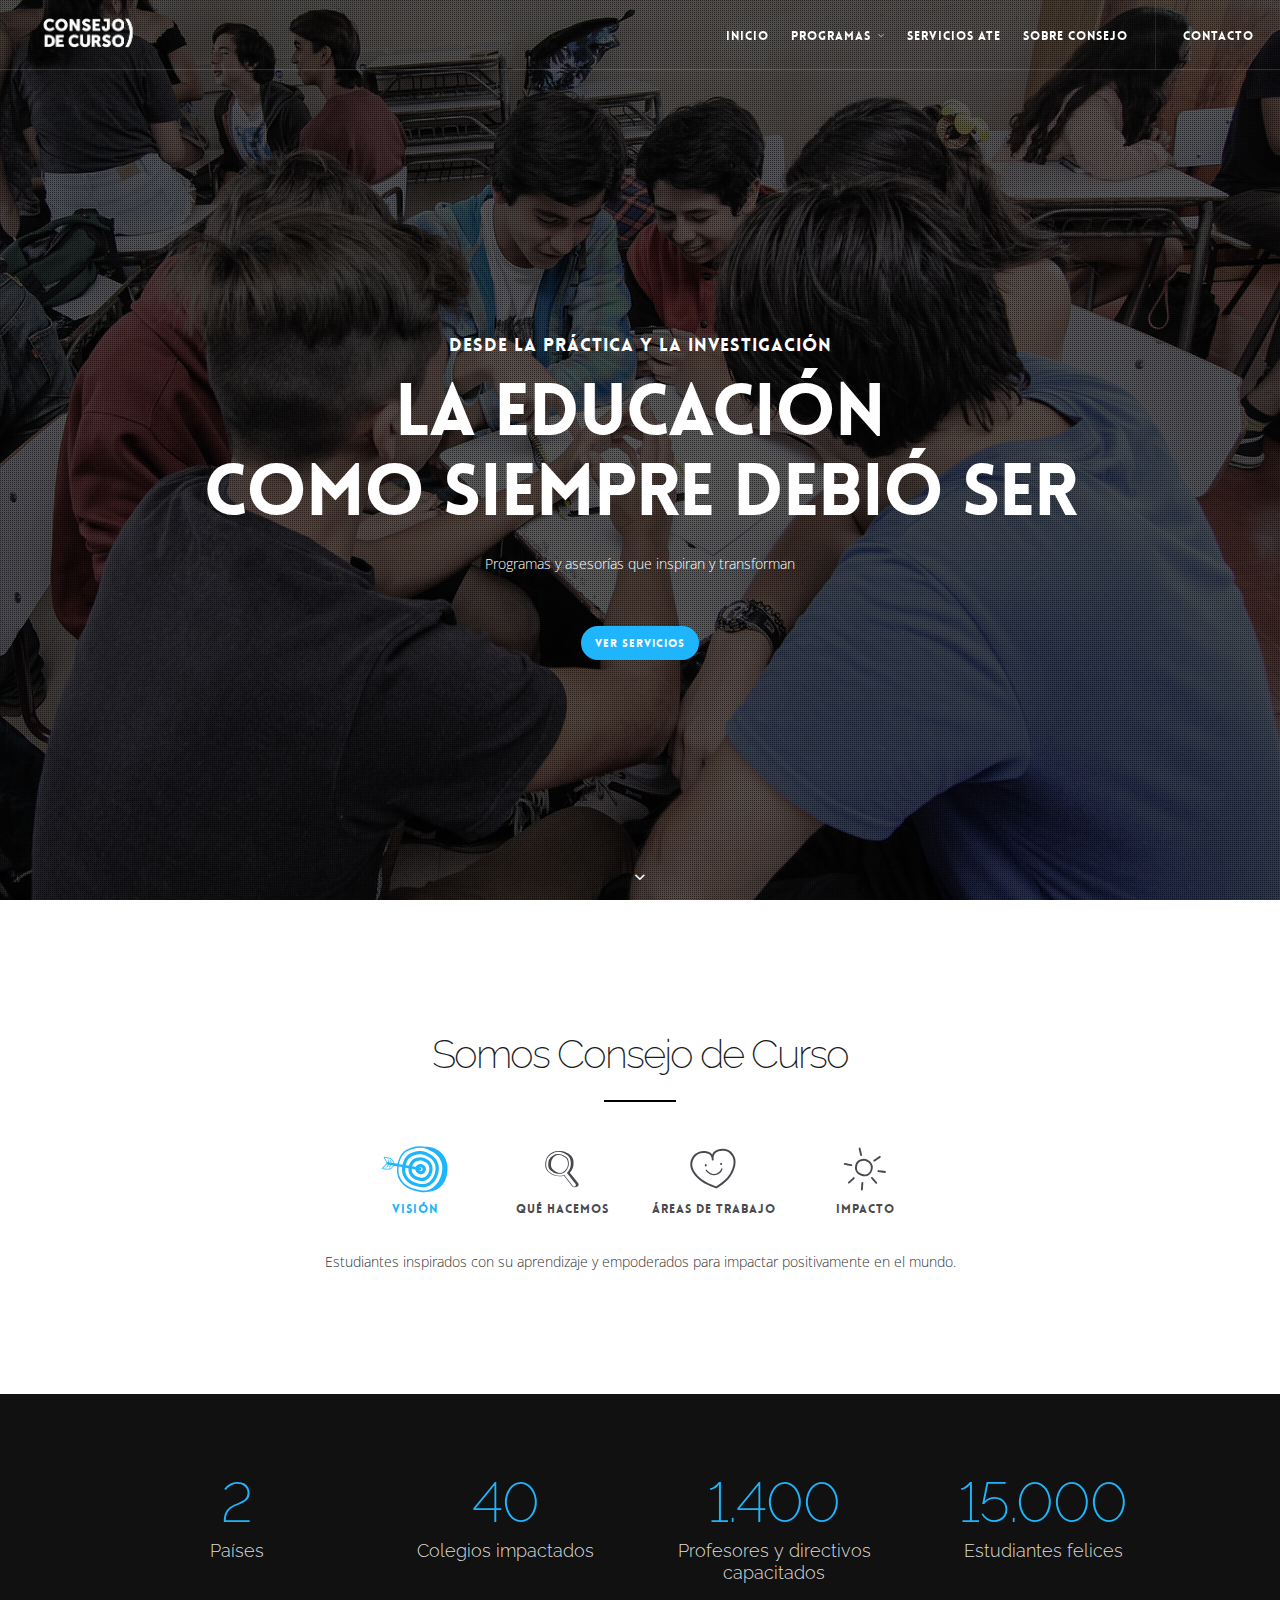
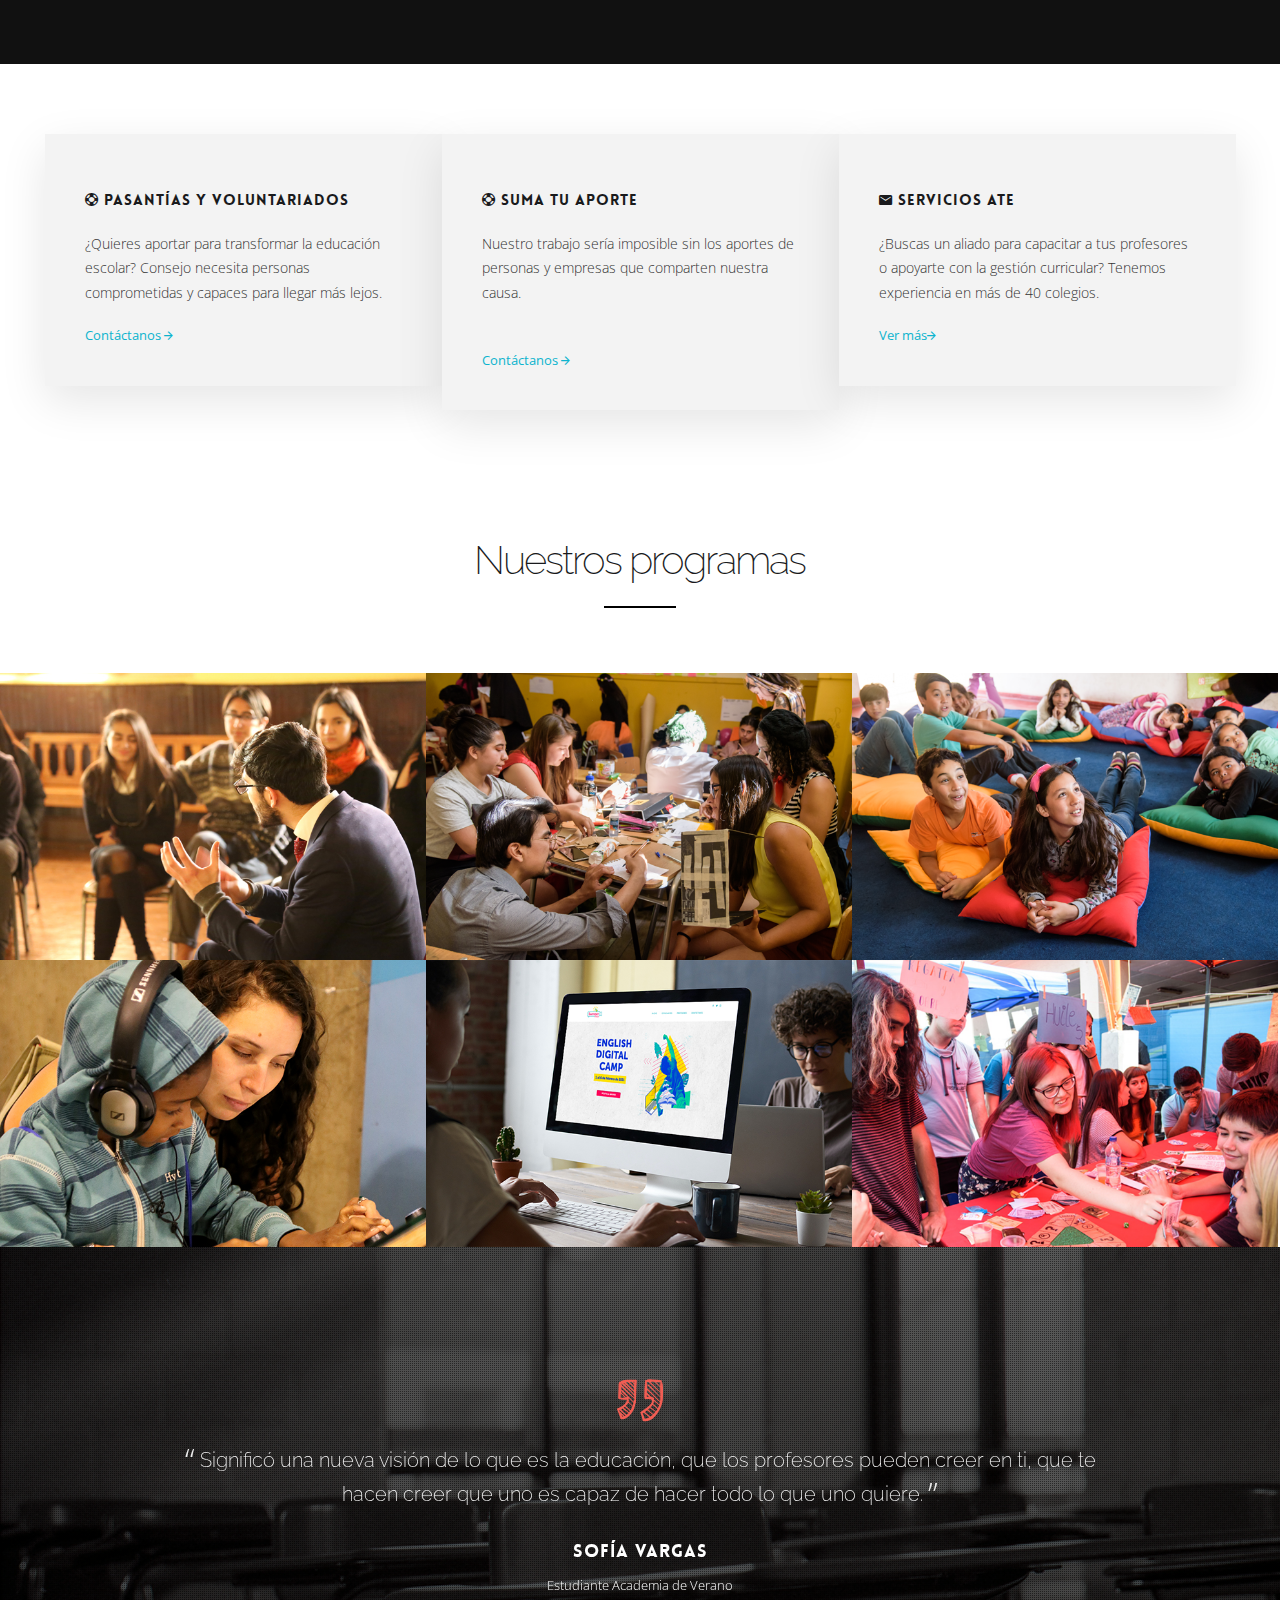
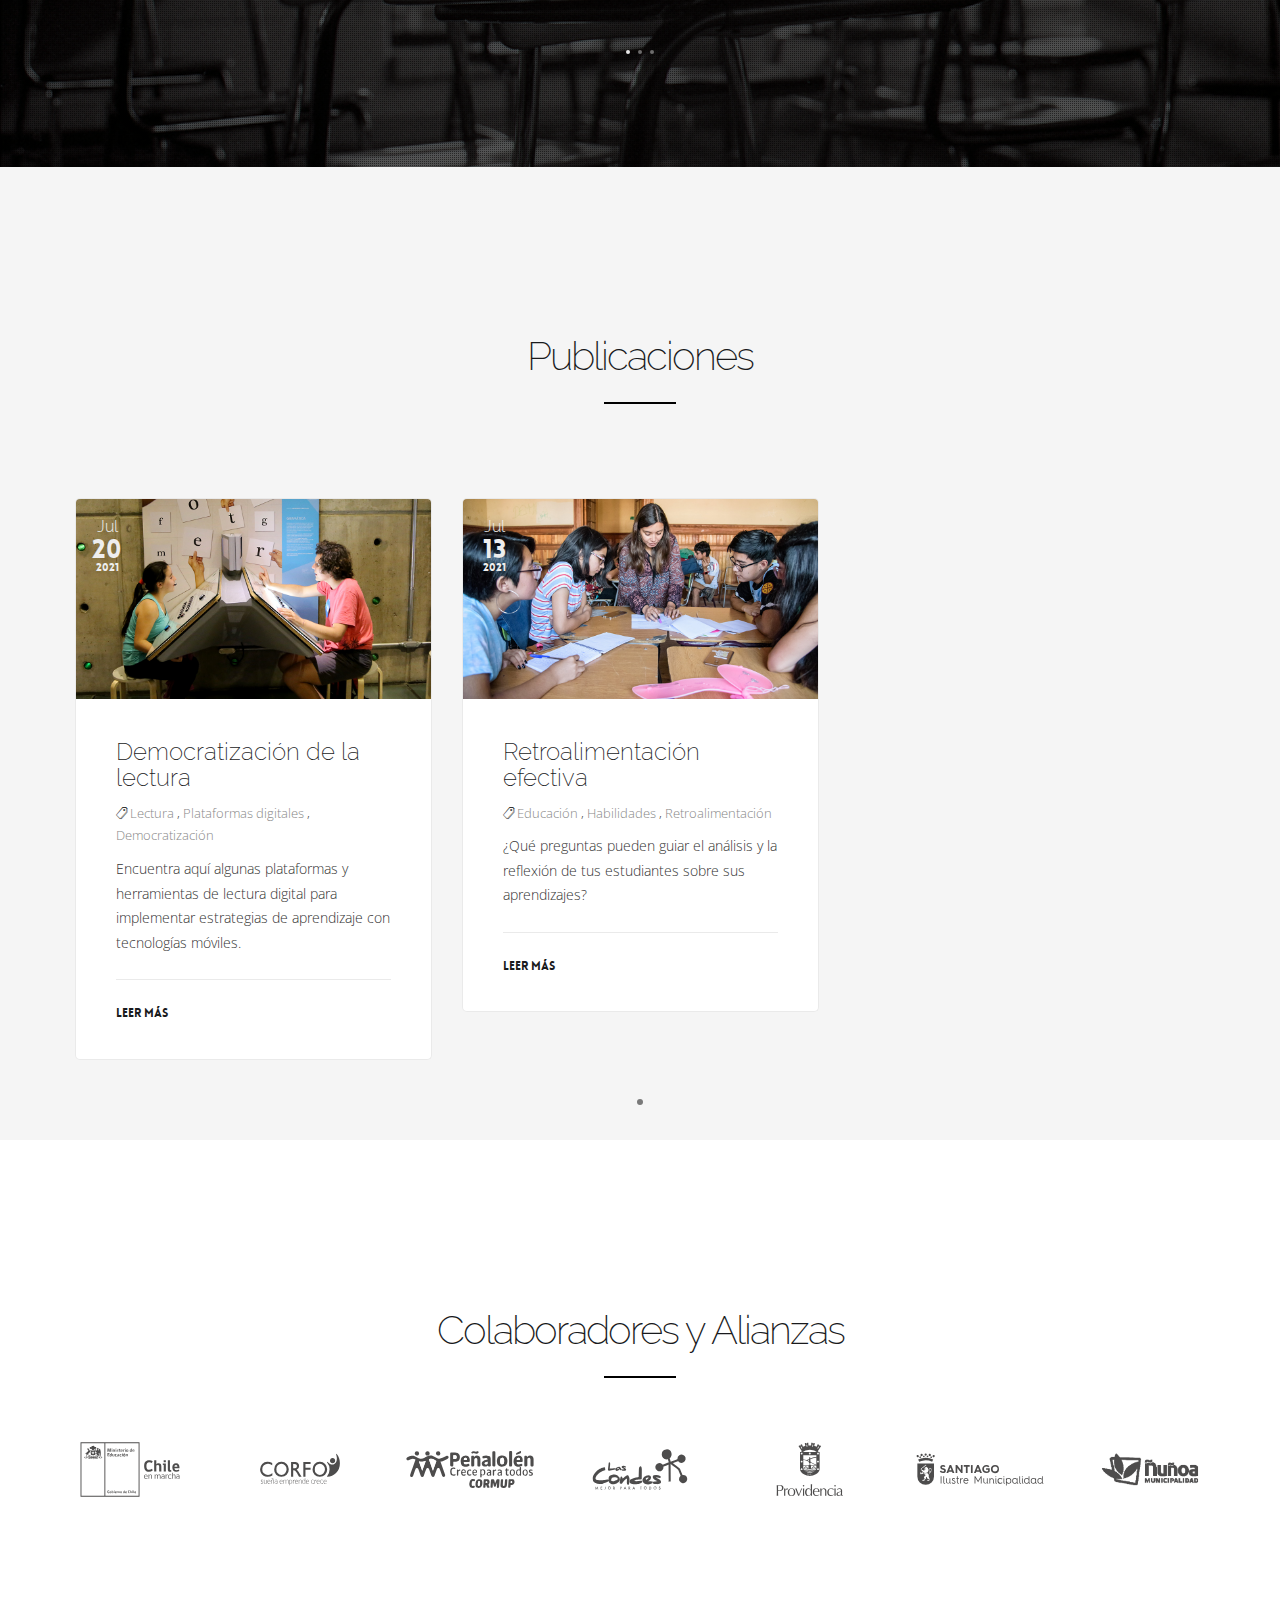
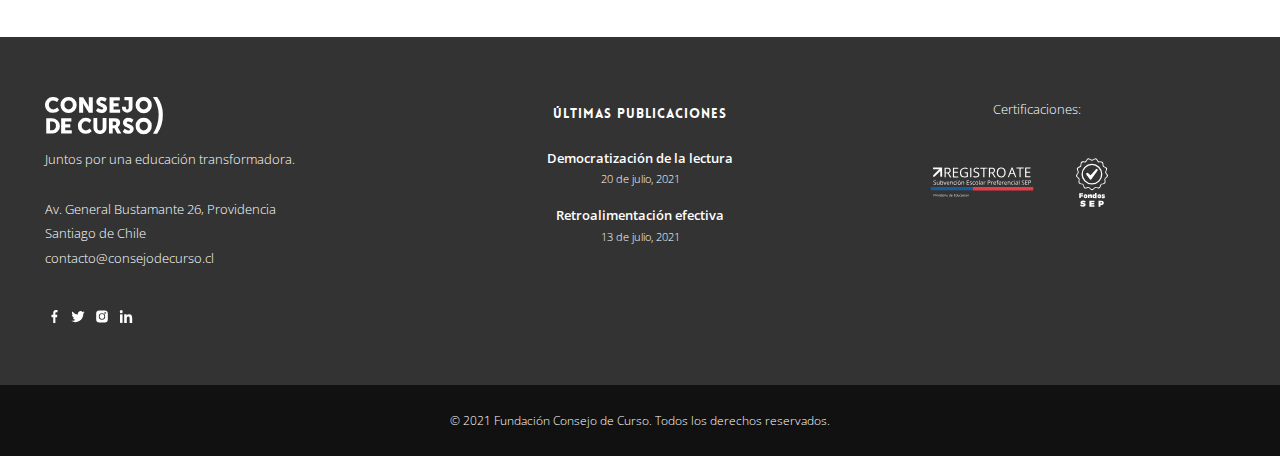
<file: index.html>
<!DOCTYPE html>
<html lang="en">

<head>
    <script>
        //   < !--Google Analytics-- >
        (function (i, s, o, g, r, a, m) {
            i['GoogleAnalyticsObject'] = r; i[r] = i[r] || function () {
                (i[r].q = i[r].q || []).push(arguments)
            }, i[r].l = 1 * new Date(); a = s.createElement(o),
                m = s.getElementsByTagName(o)[0]; a.async = 1; a.src = g; m.parentNode.insertBefore(a, m)
        })(window, document, 'script', 'https://www.google-analytics.com/analytics.js', 'ga');

        ga('create', 'UA-44823062-1', 'auto');
        ga('send', 'pageview');

    </script>
    <!-- End Google Analytics -->
    <meta charset="utf-8">
    <meta http-equiv="X-UA-Compatible" content="IE=edge">
    <meta name="viewport" content="width=device-width, initial-scale=1">
    <meta name="description" content="Juntos por una educación transformadora">
    <title>Fundación Consejo de Curso</title>
    <link href="img/assets/favicon.png" rel="icon" type="image/png">
    <link href="css/plugins.css" rel="stylesheet" type="text/css">
    <link href="css/theme.css" rel="stylesheet" type="text/css">
    <link href="css/ionicons.min.css" rel="stylesheet" type="text/css">
    <link href="css/et-line-icons.css" rel="stylesheet" type="text/css">
    <link href="css/themify-icons.css" rel="stylesheet" type="text/css">
    <link href="fonts/lovelo/stylesheet.css" rel="stylesheet" type="text/css">
    <link href="fonts/icomoon/style.css" rel="stylesheet" type="text/css">
    <link href='https://fonts.googleapis.com/css?family=Raleway:100,200,300,400%7COpen+Sans:400,300' rel='stylesheet'
        type='text/css'>
    <link href="css/custom.css" rel="stylesheet" type="text/css">
    <link href="css/colors/blue.css" id="color-scheme" rel="stylesheet" type="text/css">
</head>

<body>

    <!-- Start Header -->

    <nav class="navbar navbar-default fullwidth transparent">
        <div class="container">

            <div class="navbar-header">
                <div class="container">
                    <button type="button" class="navbar-toggle collapsed" data-toggle="collapse" data-target="#navbar"
                        aria-expanded="false" aria-controls="navbar">
                        <span class="sr-only">Toggle navigation</span>
                        <span class="icon-bar top-bar"></span>
                        <span class="icon-bar middle-bar"></span>
                        <span class="icon-bar bottom-bar"></span>
                    </button>
                    <a class="navbar-brand" href="index.html"><img src="img/assets/logo_light3.png" class="logo-light"
                            alt="#"><img src="img/assets/logo_dark3.png" class="logo-dark" alt="#"></a>
                </div>
            </div>

            <div id="navbar" class="navbar-collapse collapse">
                <div class="container">
                    <ul class="nav navbar-nav menu-right">
                        <li><a href="index.html">Inicio</a></li>
                        <li class="dropdown"><a class="dropdown-toggle">Programas<i class="ti-angle-down"></i></a>
                            <ul class="dropdown-menu">
                                <li><a href="https://aula42.org" target="_blank">Aula 42</a></li>
                                <li><a href="http://academiadeverano.cl/" target="_blank">Academia de Verano</a></li>
                                <li><a href="./verano-trampolin.html">Verano Trampolín</a></li>
                                <li><a>Trampolín a la Lectura</a></li>
                                <li><a href="https://www.trampolinfm.cl/" target="_blank">Trampolín FM</a></li>
                                <li><a>Transforma Verano</a></li>
                                <li><a>Escuela de invierno</a></li>
                                <li><a href="https://summerfirst.cl/" target="_blank">SummerFirst</a></li>

                            </ul>
                        </li>
                        <li><a href="servicios-ate.html">Servicios ATE</a></li>
                        <li><a href="sobre-nosotros.html">Sobre Consejo</a></li>
                        <li class="nav-separator"></li>
                        <li><a href="contactanos.html">Contacto</a></li>
                    </ul>
                </div>
            </div>
        </div>
    </nav>

    <!-- pop up 
    <div id="popUP" class="modal fade" tabindex='-1'>

        <div class="modal-dialog">
            <div class="modal-content">
                <div class="modal-body">
                    <div class="col-md-12">
                        <button type="button" class="close" data-dismiss="modal" aria-hidden="true">&times;</button>
                        <div class="pt30"></div>
                        <h1 class="pt110 color2">¡ATENCIÓN, PROFES DE INGLÉS!</h1>

                        <h3 class="color4 pt20">¿Conoces el Design Thinking? ¿Te gustaría implementar Project Based Learning (ABP) en tu
                            sala de clases? Ven a aprender, aplicar y reflexionar junto a docentes de inglés de todo
                            Chile en SummerFirst, un programa de Fundación Consejo de Curso y la Embajada de EEUU en
                            Chile. ¡Solo tenemos 40 cupos, postula hoy! 
                        <br><br>Más información y requisitos en 👉 <a href="https://summerfirst.cl/" target="blank">www.summerfirst.cl</a></h3>
                        
                        <a href="https://summerfirst.cl" target="_blank"
                            class="btn btn-lg btn-primary btn-circle btn-scroll mt10">Postula aquí</a>
                    </div>
                </div>
                <div class="modal-footer">
                </div>
            </div>
        </div>
    </div> -->



    <!-- Hero -->
    <section class="hero-fullscreen parallax overlay bg-img-1">
        <div class="hero-container container">
            <div class="hero-content text-center">

                <div class="col-sm-12 mr-auto white text-center pt20">
                    <p class="subheading">Desde la práctica y la investigación</p>
                    <h1 class="large intro">La educación <br>como siempre debió ser</h1>
                    <p class="mt20 hidden-xs">Programas y asesorías que inspiran y transforman</p>
                    <a href="./servicios-ate.html" class="btn btn-lg btn-primary btn-circle btn-scroll mt40">Ver
                        servicios</a>
                    <!-- <a href="#features" class="btn btn-lg btn-primary btn-circle btn-scroll mt40">Sobre Consejo</a> -->
                </div>
                <a href="#features" class="scroll-btn"><i class="ion-chevron-down"></i></a>

            </div>
        </div>
    </section>
    <!-- End Hero -->


    <!-- Features -->
    <section id="features" class="pt130 pb110">
        <div class="container">
            <div class="row">

                <div class="col-md-8 section-heading pb0">
                    <h2>Somos Consejo de Curso</h2>
                    <hr class="separator">
                </div>

                <div class="col-md-10 mr-auto text-center">
                    <div>

                        <ul id="iconTabs" class="nav nav-tabs nav-tabs-center">
                            <li class="active"><a href="#tab-i1" data-toggle="tab"><span
                                        class="icon-tab icon-blanco"></span><span>VISIÓN</span></a></li>
                            <li class=""><a href="#tab-i2" data-toggle="tab"><span
                                        class="icon-tab icon-lupa"></span><span>QUÉ HACEMOS</span></a></li>
                            <li class=""><a href="#tab-i3" data-toggle="tab"><span
                                        class="icon-tab icon-corazon"></span><span>ÁREAS DE TRABAJO </span></a></li>
                            <li class=""><a href="#tab-i4" data-toggle="tab"><span
                                        class="icon-tab icon-sol"></span><span>IMPACTO</span></a></li>
                        </ul>

                        <div id="myTabContent" class="tab-content icon-tabs-centered">

                            <div class="tab-pane fade active in" id="tab-i1">
                                <p>Estudiantes inspirados con su aprendizaje y empoderados para impactar positivamente
                                    en el mundo.
                                </p>
                            </div>
                            <div class="tab-pane fade" id="tab-i2">
                                <p>Diseñamos programas basados en evidencia para impulsar la transformación de
                                    comunidades educativas.
                                </p>
                            </div>
                            <div class="tab-pane fade" id="tab-i3">
                                <p>Diseño e implementación de programas, capacitación y asesoría de equipos docentes y
                                    directivos, diseño curricular. </p>
                            </div>
                            <div class="tab-pane fade" id="tab-i4">
                                <p>A la fecha hemos capacitado a 1.400 docentes y directivos, impactando a más de 15.000
                                    estudiantes en Chile y Colombia.
                                </p>
                            </div>

                        </div>

                    </div>
                </div>

            </div>
        </div>
    </section>
    <!-- End Features -->


    <!-- Fun Facts -->
    <section id="fun-facts" class="bg-dark">
        <div class="container-fluid">
            <div class="row">

                <div class="col-sm-3 counter">
                    <h1 class="color2">2</h1>
                    <h5>Países</h5>
                </div>
                <div class="col-sm-3 counter">
                    <h1 class="color2">40</h1>
                    <h5>Colegios impactados</h5>
                </div>
                <div class="col-sm-3 counter">
                    <h1 class="color2">1.400</h1>
                    <h5>Profesores y directivos capacitados</h5>
                </div>
                <div class="col-sm-3 counter">
                    <h1 class="color2">15.000</h1>
                    <h5>Estudiantes felices</h5>
                </div>

            </div>
        </div>
    </section>
    <!-- End Fun Facts -->

    <section class="pt100">
        <div class="container">

            <div class="row" style="margin-top: -30px">
                <div class="col-md-12">

                    <div class="col-md-4 mb30 box-hover">
                        <a href="#" class="a-box">
                            <div class="box contact-box">
                                <div>
                                    <h5 class="subheading mb20"><i class="ion-help-buoy"></i> Pasantías y voluntariados
                                    </h5>
                                    <p class="mb20">¿Quieres aportar para transformar la educación escolar? Consejo
                                        necesita personas comprometidas y capaces para llegar más lejos.</p>
                                    <a class="read-more-link2 color ml0" href="contactanos.html"><span>Contáctanos <i
                                                class="ion-android-arrow-forward"></i></span></a>
                                </div>
                            </div>
                        </a>
                    </div>
                    <div class="col-md-4 mb30 box-hover">
                        <a href="#" class="a-box">
                            <div class="box contact-box">
                                <div>
                                    <h5 class="subheading mb20"><i class="ion-help-buoy"></i> Suma tu aporte</h5>
                                    <p class="mb20">Nuestro trabajo sería imposible sin los aportes de personas y
                                        empresas que comparten nuestra causa.<br><br></p>
                                    <a class="read-more-link2 color ml0" href="contactanos.html"><span>Contáctanos <i
                                                class="ion-android-arrow-forward"></i></span></a>
                                </div>
                            </div>
                        </a>
                    </div>
                    <div class="col-md-4 mb30 box-hover">
                        <a href="#" class="a-box">
                            <div class="box contact-box">
                                <div>
                                    <h5 class="subheading mb20"><i class="ion-android-mail"></i> Servicios ATE
                                    </h5>
                                    <p class="mb20">¿Buscas un aliado para capacitar a tus profesores o apoyarte con
                                        la gestión curricular? Tenemos experiencia en más de 40 colegios.</p>
                                    <a class="read-more-link2 color ml0" href="servicios-ate.html"><span>Ver más<i
                                                class="ion-android-arrow-forward"></i></span></a>
                                </div>
                            </div>
                        </a>
                    </div>

                </div>
            </div>
        </div>
    </section>

    <!-- Portfolio -->
    <section class="p0">
        <div class="container-fluid">
            <div class="row">

                <div class="col-md-8 section-heading pb0">
                    <h2><br><br>Nuestros programas</h2>
                    <hr class="separator">
                    <br><br>

                </div>
                <div class="portfolio-no-gutter-fullwidth cbp" id="js-grid-no-gutter">

                    <div class="cbp-item web-design graphic">
                        <a href="https://aula42.org" target="_blank" class="cbp-caption">
                            <div class="cbp-caption-defaultWrap">
                                <img src="img/portfolio/grid/A42-home2.jpg" alt="#">
                            </div>
                            <div class="cbp-caption-activeWrap">
                                <div class="cbp-l-caption-alignCenter">
                                    <div class="cbp-l-caption-body">
                                        <div class="cbp-l-caption-title">Aula 42</div>
                                        <div class="cbp-l-caption-desc">Proyectos que conectan los aprendizajes con el
                                            mundo real.</div>
                                    </div>
                                </div>
                            </div>
                        </a>
                    </div>

                    <div class="cbp-item print branding">
                        <a href="http://academiadeverano.cl/" target="_blank" class="cbp-caption">
                            <div class="cbp-caption-defaultWrap">
                                <img src="img/portfolio/grid/AV-home2.png" alt="#">
                            </div>
                            <div class="cbp-caption-activeWrap">
                                <div class="cbp-l-caption-alignCenter">
                                    <div class="cbp-l-caption-body">
                                        <div class="cbp-l-caption-title">Academia de Verano</div>
                                        <div class="cbp-l-caption-desc">Cursos innovadores en ciencias, artes y
                                            humanidades durante el verano.</div>
                                    </div>
                                </div>
                            </div>
                        </a>
                    </div>
                    <div class="cbp-item web-design graphic">
                        <a href="verano-trampolin.html" class="cbp-caption">
                            <div class="cbp-caption-defaultWrap">
                                <img src="img/portfolio/grid/VT-home2.png" alt="#">
                            </div>
                            <div class="cbp-caption-activeWrap">
                                <div class="cbp-l-caption-alignCenter">
                                    <div class="cbp-l-caption-body">
                                        <div class="cbp-l-caption-title">Verano Trampolín</div>
                                        <div class="cbp-l-caption-desc">Programa de fomento lector para niñas y niños
                                            entre Kínder y 4o básico.</div>
                                    </div>
                                </div>
                            </div>
                        </a>
                    </div>
                    <div class="cbp-item web-design graphic">
                        <a href="https://www.trampolinfm.cl/" target="_blank" class="cbp-caption">
                            <div class="cbp-caption-defaultWrap">
                                <img src="img/portfolio/grid/TFM-home.jpg" alt="#">
                            </div>
                            <div class="cbp-caption-activeWrap">
                                <div class="cbp-l-caption-alignCenter">
                                    <div class="cbp-l-caption-body">
                                        <div class="cbp-l-caption-title">Trampolín FM</div>
                                        <div class="cbp-l-caption-desc">Radio colaborativa que busca acercar la
                                            literatura al hogar.</div>
                                    </div>
                                </div>
                            </div>
                        </a>
                    </div>

                    <div class="cbp-item web-design graphic">
                        <a href="http://summerfirst.cl/" target="_blank" class="cbp-caption">
                            <div class="cbp-caption-defaultWrap">
                                <img src="img/portfolio/grid/SF-home.png" alt="#">
                            </div>
                            <div class="cbp-caption-activeWrap">
                                <div class="cbp-l-caption-alignCenter">
                                    <div class="cbp-l-caption-body">
                                        <div class="cbp-l-caption-title">Summer First</div>
                                        <div class="cbp-l-caption-desc">English Digital Camp</div>
                                    </div>
                                </div>
                            </div>
                        </a>
                    </div>
                    <div class="cbp-item web-design graphic">
                        <a href="https://www.transformaverano.cl/index.html" target="_blank" class="cbp-caption">
                            <div class="cbp-caption-defaultWrap">
                                <img src="img/portfolio/grid/TV-home.png" alt="#">
                            </div>
                            <div class="cbp-caption-activeWrap">
                                <div class="cbp-l-caption-alignCenter">
                                    <div class="cbp-l-caption-body">
                                        <div class="cbp-l-caption-title">Transforma Verano</div>
                                        <div class="cbp-l-caption-desc">Cursos para el cambio social</div>
                                    </div>
                                </div>
                            </div>
                        </a>
                    </div>

                </div>
            </div>
        </div>
    </section>
    <!-- End Portfolio -->



    <!-- Testimonials -->
    <section class="parallax overlay bg-img-5">
        <div class="container">
            <div class="row">

                <div class="col-md-10 mr-auto">
                    <div class="testimonials white owl-carousel">

                        <div>
                            <i class="vossen-quote color"></i>
                            <h4>Significó una nueva visión de lo que es la educación, que los profesores pueden creer en
                                ti, que te hacen creer que uno es capaz de hacer todo lo que uno quiere.</h4>
                            <h5 class="subheading">Sofía Vargas</h5>
                            <p>Estudiante Academia de Verano</p>
                        </div>

                        <div>
                            <i class="vossen-quote color"></i>
                            <h4>Desde Peñalolén consideramos, a Fundación Consejo de Curso, socios estratégicos en los
                                desafíos de ampliar las oportunidades de aprendizaje de nuestros estudiantes</h4>
                            <h5 class="subheading">Mónica Luna</h5>
                            <p>Directora de Educación, Corporación Municipal de Peñalolén</p>
                        </div>

                        <div>
                            <i class="vossen-quote color"></i>
                            <h4>Es una institución en donde se observa y evidencia un alto compromiso con su labor
                                educativa. La exigencia y nivel es lo que necesita Chile en términos de proyectos
                                educativos, más aún, con formas novedosas y distintas de entregar el conocimiento.
                            </h4>
                            <h5 class="subheading">Ariel Norambuena</h5>
                            <p>Profesor Academia de Verano</p>
                        </div>
                    </div>
                </div>

            </div>
        </div>
    </section>
    <!-- End Testimonials -->

    <!-- Portfolio -->
    <section class="blog">
        <div class="container">
            <div class="row">

                <div class="col-md-8 section-heading pb0">
                    <h2><br><br>Publicaciones</h2>
                    <hr class="separator">
                    <br><br>

                </div>
                <div class="blog-carousel blog-columns cbp" id="js-blog-carousel">

                    <!-- <div class="cbp-item wander lifestyle">
                        <div class="post-date">
                            <h4 class="month">Jul</h4>
                            <h3 class="day">5</h3>
                            <span class="year">2017</span>
                        </div>
                        <a href="#" class="cbp-caption">
                            <div class="cbp-caption-defaultWrap">
                                <img src="img/blog/educacion-por-el-gusto-de-aprender.png">
                            </div>
                            <div class="cbp-caption-activeWrap">
                                <div class="cbp-l-caption-alignCenter">
                                    <div class="cbp-l-caption-body">
                                        <div class="cbp-l-caption-desc"><i class="ion-android-more-horizontal"></i></div>
                                    </div>
                                </div>
                            </div>
                        </a>
                        <div class="blog-thumb-desc">
                            <a class="link-to-post" href="#"><h4>Aprender por gusto</h4></a>
                            <p class="blog-post-categories">
                                <span><i class="ion-ios-pricetags-outline"></i></span>
                                <a href="#">Educación</a>
                                <span>,</span>
                                <a href="#">Motivación estudiantil</a>
                            </p>
                            <p class="excerpt">Es tan sencillo: cuando aprendemos por gusto, motivados por genuino interés, aprendemos mucho más rápida y efectivamente. Este principio tan intuitivo...</p>
                            <a class="read-more-link btn-appear" href="#"><span>Leer más <i class="ion-android-arrow-forward"></i></span></a>
                        </div>
                    </div> -->

                    <!-- <div class="cbp-item travel other">
                        <div class="post-date">
                            <h4 class="month">Jun</h4>
                            <h3 class="day">3</h3>
                            <span class="year">2017</span>
                        </div>
                        <a href="#" class="cbp-caption">
                            <div class="cbp-caption-defaultWrap">
                                <img src="img/blog/mentalidad-de-crecimiento.png">
                            </div>
                            <div class="cbp-caption-activeWrap">
                                <div class="cbp-l-caption-alignCenter">
                                    <div class="cbp-l-caption-body">
                                        <div class="cbp-l-caption-desc"><i class="ion-android-more-horizontal"></i></div>
                                    </div>
                                </div>
                            </div>
                        </a>
                        <div class="blog-thumb-desc">
                            <a class="link-to-post" href="#"><h4>El efecto Pigmalión</h4></a>
                            <p class="blog-post-categories">
                                <span><i class="ion-ios-pricetags-outline"></i></span>
                                <a href="#">Educaciónl</a>
                                <span>,</span>
                                <a href="#">Habilidades</a>
                            </p>
                            <p class="excerpt">Corría 1968, cuando los investigadores Rosenthal y Jacobson decidieron testear el poder de la profecía autocumplida en el colegio. Lo que descubrieron...</p>
                            <a class="read-more-link btn-appear" href="#"><span>Leer más <i class="ion-android-arrow-forward"></i></span></a>
                        </div>
                    </div> -->

                    <div class="cbp-item travel other">
                        <div class="post-date">
                            <h4 class="month">Jul</h4>
                            <h3 class="day">20</h3>
                            <span class="year">2021</span>
                        </div>
                        <a href="./blog-democratizacion-lectura.html" class="cbp-caption">
                            <div class="cbp-caption-defaultWrap">
                                <img src="./img/blog/lectura-ef.jpg">
                            </div>
                            <div class="cbp-caption-activeWrap">
                                <div class="cbp-l-caption-alignCenter">
                                    <div class="cbp-l-caption-body">
                                        <div class="cbp-l-caption-desc"><i class="ion-android-more-horizontal"></i>
                                        </div>
                                    </div>
                                </div>
                            </div>
                        </a>
                        <div class="blog-thumb-desc">
                            <a class="link-to-post" href="./blog-democratizacion-lectura.html">
                                <h4>Democratización de la lectura</h4>
                            </a>
                            <p class="blog-post-categories">
                                <span><i class="ion-ios-pricetags-outline"></i></span>
                                <a href="#">Lectura</a>
                                <span>,</span>
                                <a href="#">Plataformas digitales</a>
                                <span>,</span>
                                <a href="#">Democratización</a>
                            </p>
                            <p class="excerpt">Encuentra aquí algunas plataformas y herramientas de lectura digital para
                                implementar estrategias de aprendizaje con tecnologías móviles.</p>
                            <a class="read-more-link btn-appear" href="./blog-democratizacion-lectura.html"><span>Leer más <i
                                        class="ion-android-arrow-forward"></i></span></a>
                        </div>
                    </div> 


                    <div class="cbp-item travel other">
                        <div class="post-date">
                            <h4 class="month">Jul</h4>
                            <h3 class="day">13</h3>
                            <span class="year">2021</span>
                        </div>
                        <a href="./blog-retroalimentacion1.html" class="cbp-caption">
                            <div class="cbp-caption-defaultWrap">
                                <img src="./img/blog/retroalimentacion.jpg">
                            </div>
                            <div class="cbp-caption-activeWrap">
                                <div class="cbp-l-caption-alignCenter">
                                    <div class="cbp-l-caption-body">
                                        <div class="cbp-l-caption-desc"><i class="ion-android-more-horizontal"></i>
                                        </div>
                                    </div>
                                </div>
                            </div>
                        </a>
                        <div class="blog-thumb-desc">
                            <a class="link-to-post" href="./blog-retroalimentacion1.html">
                                <h4>Retroalimentación efectiva</h4>
                            </a>
                            <p class="blog-post-categories">
                                <span><i class="ion-ios-pricetags-outline"></i></span>
                                <a href="#">Educación</a>
                                <span>,</span>
                                <a href="#">Habilidades</a>
                                <span>,</span>
                                <a href="#">Retroalimentación</a>
                            </p>
                            <p class="excerpt">¿Qué preguntas pueden guiar el análisis y la reflexión de tus estudiantes
                                sobre sus aprendizajes?</p>
                            <a class="read-more-link btn-appear" href="./blog-retroalimentacion1.html"><span>Leer más <i
                                        class="ion-android-arrow-forward"></i></span></a>
                        </div>
                    </div>
                </div>

            </div>
        </div>
    </section>
    <!-- End Portfolio -->

    <!-- Clients Section -->
    <section class="pt70 pb140">
        <div class="container">
            <div class="row">

                <div class="col-md-8 section-heading pb0">
                    <h2><br><br>Colaboradores y Alianzas</h2>
                    <hr class="separator">
                    <br><br>

                </div>
                <div id="clients-slider-2" class="owl-carousel">
                    <div><img src="img/clients/mineduc.svg" class="img-responsive" alt="Ministerio de Educación"></div>
                    <div><img src="img/clients/corfo.svg" class="img-responsive"
                            alt="Corporación de fomento  de la producción"></div>
                    <div><img src="img/clients/mun-penanolen.svg" class="img-responsive" alt="Municipalidad Peñalolén">
                    </div>
                    <div><img src="img/clients/mun-lascondes.svg" class="img-responsive"
                            alt="Municipalidad de Las Condes"></div>
                    <div><img src="img/clients/mun_providencia.svg" class="img-responsive"
                            alt="Municipalidad de Providencia"></div>
                    <div><img src="img/clients/mun_santiago.svg" class="img-responsive" alt="Municipalidad de Santiago">
                    </div>
                    <div><img src="img/clients/mun_nunoa.png" class="img-responsive" alt="Municipalidad de Ñuñoa"></div>
                    <div><img src="img/clients/mun_valpo.svg" class="img-responsive" alt="Municipalidad de Valparaíso">
                    </div>
                    <div><img src="img/clients/anglo.svg" class="img-responsive" alt="Angloamerican">
                    </div>
                    <div><img src="img/clients/agricom.svg" class="img-responsive" alt="Agricom">
                    </div>
                    <div><img src="img/clients/sercor.svg" class="img-responsive" alt="Sercor">
                    </div>
                    <div><img src="img/clients/colunga.svg" class="img-responsive" alt="Fundación Colunga">
                    </div>
                    <div><img src="img/clients/fun-chile.svg" class="img-responsive" alt="Fundación Chile">
                    </div>
                    <div><img src="img/clients/mustakis.svg" class="img-responsive" alt="Fundación Mustakis">
                    </div>
                    <div><img src="img/clients/junaeb.svg" class="img-responsive" alt="Junaeb">
                    </div>
                    <div><img src="img/clients/red-alimentos.svg" class="img-responsive" alt="Red de Alimentos">
                    </div>
                    <div><img src="img/clients/google.svg" class="img-responsive" alt="Google">
                    </div>
                    <div><img src="img/clients/comunidad.svg" class="img-responsive"
                            alt="Comunidad Organizaciones solidarias">
                    </div>
                    <div><img src="img/clients/probono.svg" class="img-responsive"
                            alt="Comunidad Organizaciones solidarias">
                    </div>
                </div>

            </div>
        </div>
    </section>
    <!-- End Clients -->


    <!-- Footer One -->
    <footer id="footer-1">

        <div class="footer-columns">
            <div class="container">
                <div class="row">

                    <div class="col-md-4">
                        <img src="img/assets/logo_light-footer.svg" class="img-footer">
                        <p>Juntos por una educación transformadora.<br><br>
                            Av. General Bustamante 26, Providencia<br> Santiago de Chile<br>
                            contacto@consejodecurso.cl<br><br></p>
                        <a href="https://www.facebook.com/consejodecursoCL" target=»_blank»><img
                                src="img/social/facebook.svg" width="5%"></a>
                        <a href="https://twitter.com/consejodecurso" target=»_blank»><img src="img/social/twitter.svg"
                                width="5%"></a>
                        <a href="https://www.instagram.com/consejodecurso/?hl=es-la" target=»_blank»><img
                                src="img/social/instagram.svg" width="5%"></a>
                        <a href="https://www.linkedin.com/company/fundaci%C3%B3n-consejo-de-curso/" target=»_blank»><img
                                src="img/social/linkedin.svg" width="5%"></a>
                    </div>

                    <div class="col-md-4 publicaiones-caja">
                        <h4 class="subheading">Últimas publicaciones</h4>
                        <ul class="footer-recent-posts">
                            <li><a href="./blog-democratizacion-lectura.html">Democratización de la lectura</a>
                                <p class="recent-post-date">20 de julio,
                                    2021</p>
                            </li>
                            <li><a href="./blog-retroalimentacion1.html">Retroalimentación efectiva</a>
                                <p class="recent-post-date">13 de julio,
                                    2021</p>
                            </li>
                        </ul>
                    </div>

                    <div class="col-md-4 registros-caja">

                        <p>Certificaciones:<br><br></p>
                        <div class="caja-logos-registro">
                            <a href="certificado_ate.pdf" target="_blank"><img src="img/assets/ate.svg"></a>
                            <a href="https://www.ayudamineduc.cl/ficha/uso-de-recursos-sep-12" target=»_blank»><img
                                    src="img/assets/sep.svg"></a>
                        </div>


                    </div>

                </div>
            </div>
        </div>
        <div class="footer-copyright">
            <div class="row">
                <div class="text-center">
                    <p>© 2021 <a href="index.html" class="logo">Fundación Consejo de Curso. </a> Todos los derechos
                        reservados. </p>
                </div>
            </div>
        </div>

    </footer>

    <!-- End Footer One -->

    <!-- Start Back To Top -->
    <a id="back-to-top"><i class="icon ion-chevron-up"></i></a>
    <!-- End Back To Top -->

    <!-- Scripts -->
    <script src="js/jquery.min.js"></script>
    <script src="js/plugins.js"></script>
    <script src="js/scripts.js"></script>
    <script>
        $(function () {
            $('#contactform').submit(function () {
                // show a hidden div to indicate progression
                $('#prueba').show();
                $('#contactform').hide();

                // kick off AJAX
                $.ajax({
                    url: "https://0wg6a18pg8.execute-api.us-west-2.amazonaws.com/prod/contacto",
                    type: this.method,
                    data: $(this).serialize(),
                    success: function () {
                        // AJAX request finished, handle the results and hide progress
                        $('#prueba').hide();
                    }
                });
                return false;
            });
        });
    </script>
    <script>
        $(window).on('load', function () {
            $('#popUP').modal('show');
        });
    </script>

</body>

</html>
</file>
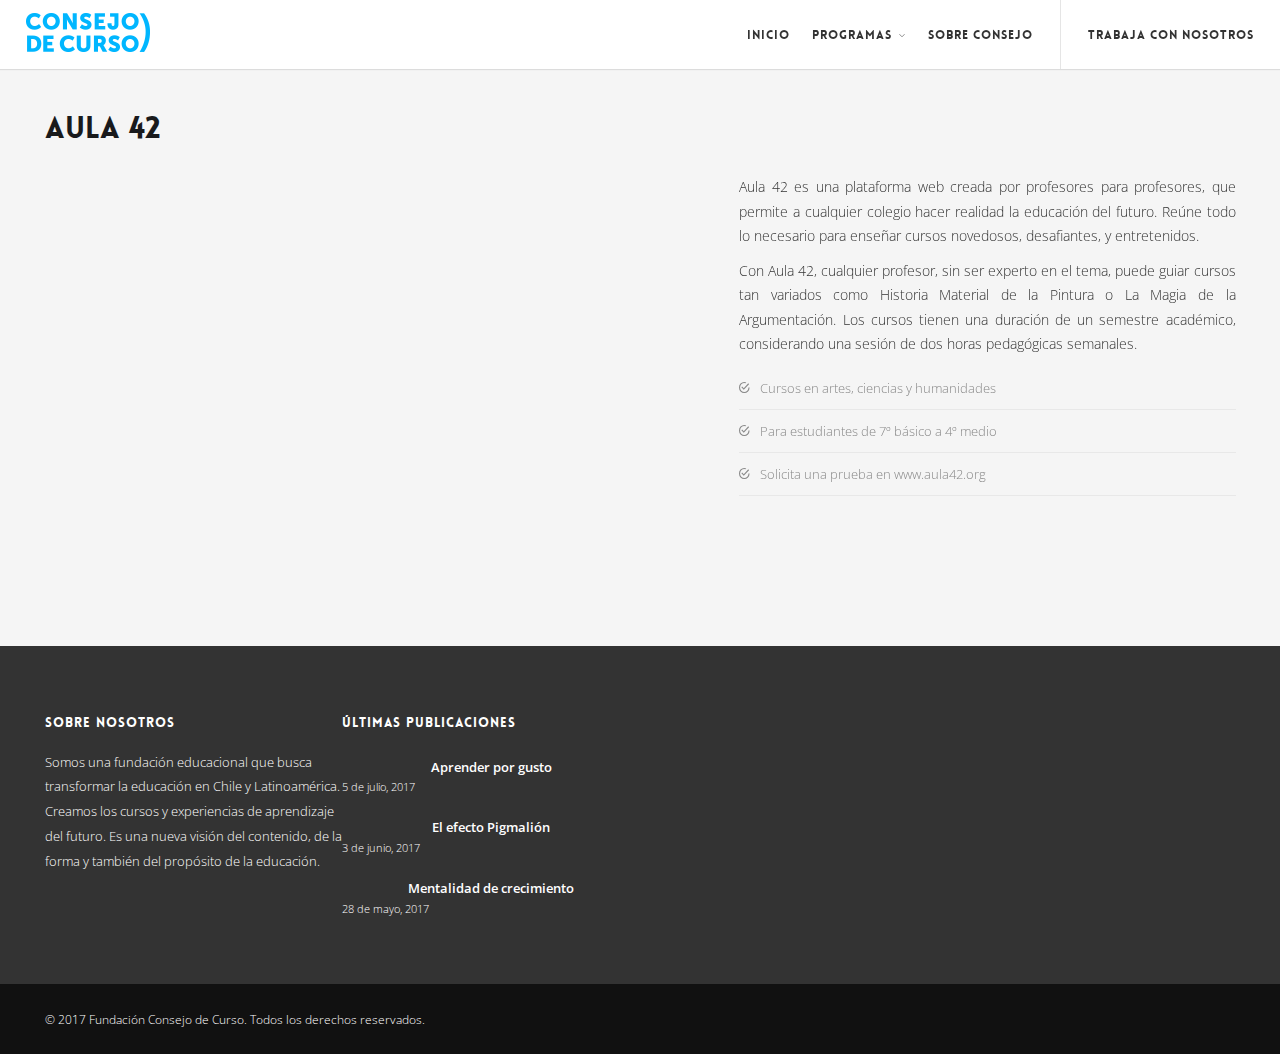
<file: aula42.html>
<!DOCTYPE html>
<html lang="en">
    <head>
      <script>
      <!-- Google Analytics -->
      (function(i,s,o,g,r,a,m){i['GoogleAnalyticsObject']=r;i[r]=i[r]||function(){
        (i[r].q=i[r].q||[]).push(arguments)},i[r].l=1*new Date();a=s.createElement(o),
        m=s.getElementsByTagName(o)[0];a.async=1;a.src=g;m.parentNode.insertBefore(a,m)
      })(window,document,'script','https://www.google-analytics.com/analytics.js','ga');

      ga('create', 'UA-44823062-1', 'auto');
      ga('send', 'pageview');
      </script>

        <meta charset="utf-8">
        <meta http-equiv="X-UA-Compatible" content="IE=edge">
        <meta name="viewport" content="width=device-width, initial-scale=1">
        <title>Aula 42 - Fundación Consejo de Curso</title>
        <link href="img/assets/favicon.png" rel="icon" type="image/png">
        <link href="css/plugins.css" rel="stylesheet" type="text/css">
        <link href="css/theme.css" rel="stylesheet" type="text/css">
        <link href="css/ionicons.min.css" rel="stylesheet" type="text/css">
        <link href="css/et-line-icons.css" rel="stylesheet" type="text/css">
        <link href="css/themify-icons.css" rel="stylesheet" type="text/css">
        <link href="fonts/lovelo/stylesheet.css" rel="stylesheet" type="text/css">
        <link href='https://fonts.googleapis.com/css?family=Raleway:100,200,300,400%7COpen+Sans:400,300' rel='stylesheet' type='text/css'>
        <link href="css/custom.css" rel="stylesheet" type="text/css">
        <link href="css/colors/blue.css" id="color-scheme" rel="stylesheet" type="text/css">
    </head>
    <body>

        <!-- Start Header -->
        <nav class="navbar navbar-default fullwidth">
            <div class="container">

                <div class="navbar-header">
                    <div class="container">
                        <button type="button" class="navbar-toggle collapsed" data-toggle="collapse" data-target="#navbar" aria-expanded="false" aria-controls="navbar">
                            <span class="sr-only">Toggle navigation</span>
                            <span class="icon-bar top-bar"></span>
                            <span class="icon-bar middle-bar"></span>
                            <span class="icon-bar bottom-bar"></span>
                        </button>
                        <a class="navbar-brand" href="./index.html"><img src="img/assets/logo-light.png" class="logo-light" alt="#"><img src="img/assets/logo-dark.png" class="logo-dark" alt="#"></a>
                    </div>
                </div>

                <div id="navbar" class="navbar-collapse collapse">
                    <div class="container">
                        <ul class="nav navbar-nav menu-right">

                            <li><a href="index.html">Inicio</a></li>

                            <li class="dropdown"><a class="dropdown-toggle">Programas<i class="ti-angle-down"></i></a>
                                <ul class="dropdown-menu">
                                    <li><a href="verano-trampolin.html">Verano Trampolín</a></li>
                                    <li><a href="academia-de-verano.html">Academia de Verano</a></li>
                                    <li><a href="https://aula42.org" target="_blank">Aula 42</a></li>
                                </ul>
                            </li>


                            <li><a href="sobre-nosotros.html">Sobre Consejo</a></li>

                            <li class="nav-separator"></li>

                            <li><a href="contactanos.html">Trabaja con nosotros</a></li>

                        </ul>

                    </div>
                </div>
            </div>
        </nav>
        <!-- End Header -->

        <!-- Single Portfolio Content Section -->
        <section class="portfolio">
            <div class="container">
                <div class="row">
                    <h3 style="font-family: lovelo;" class="col-md-7 mb30"><br> AULA 42</h3>
                    <br>
                    <div class="col-md-7 mb30">
                        <div class="video-container">
                            <iframe width="560" height="315" src="https://www.youtube.com/embed/FK2hf7Odzl0" frameborder="0" allowfullscreen></iframe>
                        </div>
                    </div>

                    <div class="col-md-5">

                        <!-- <div class="sidebar-share pl10">
                            <ul class="list-inline">
                                <li><a href="#"><i class="ti-twitter-alt"></i></a></li>
                                <li><a href="#"><i class="ti-facebook"></i></a></li>
                                <li><a href="#"><i class="ti-linkedin"></i></a></li>
                                <li><a href="#"><i class="ti-pinterest-alt"></i></a></li>
                                <li><a href="#"><i class="ti-google"></i></a></li>
                            </ul>
                        </div> -->
                        <p class="text-justify">Aula 42 es una plataforma web creada por profesores para profesores, que permite a cualquier colegio hacer realidad la educación del futuro. Reúne todo lo necesario para enseñar cursos novedosos, desafiantes, y entretenidos.

                        </p>
                        <p class="text-justify">Con Aula 42, cualquier profesor, sin ser experto en el tema, puede guiar cursos tan variados como Historia Material de la Pintura o La Magia de la Argumentación. Los cursos tienen una duración de un semestre académico, considerando una sesión de dos horas pedagógicas semanales. </p>

                        <ul class="project-category-list">
                            <li><i class="ion-android-checkmark-circle"></i>Cursos en artes, ciencias y humanidades</li>
                            <li><i class="ion-android-checkmark-circle"></i>Para estudiantes de 7º básico a 4º medio</li>
                            <li><i class="ion-android-checkmark-circle"></i>Solicita una prueba en <a href="http://aula42.org">www.aula42.org</a></li>
                            <div class="pt140"></div>
                        </ul>
                    </div>
                </div>
            </div>
        </section>
        <!-- End Single Portfolio Content Section -->

        <!-- Footer One -->
        <footer id="footer-1">

            <div class="footer-columns">
                <div class="container">
                    <div class="row">

                      <div class="col-md-3">
                          <h4 class="subheading">Sobre nosotros</h4>
                          <p>Somos una fundación educacional que busca transformar la educación en Chile y Latinoamérica. Creamos los cursos y experiencias de aprendizaje del futuro. Es una nueva visión del contenido, de la forma y también del propósito de la educación. </p>
                      </div>

                      <div class="col-md-3">
                          <h4 class="subheading">Últimas publicaciones</h4>
                          <ul class="footer-recent-posts">
                             <li><a href="blog.html">Aprender por gusto</a><span class="recent-post-date">5 de julio, 2017</span></li>
                              <li><a href="blog.html">El efecto Pigmalión</a><span class="recent-post-date">3 de junio, 2017</span></li>
                              <li><a href="blog.html">Mentalidad de crecimiento</a><span class="recent-post-date">28 de mayo, 2017</span></li>
                          </ul>
                      </div>

                        <div class="col-md-3">
                            <h4 class="subheading"></h4>
                            <div></div>
                        </div>
                         <!--<div class="col-md-3">
                            <h4 class="subheading">Instagram</h4>
                            <div id="instagram-feed" data-instagram-username="consejodecurso"><ul></ul></div>
                        </div>-->

                    </div>
                </div>
            </div>

            <div class="footer-copyright">
                <div class="container">
                    <div class="row">

                        <div class="col-md-6 col-sm-12">
                            <p>© 2017 <a href="index.html" class="logo">Fundación Consejo de Curso. </a> Todos los derechos reservados. </p>
                        </div>
                    </div>
                </div>
            </div>

        </footer>
        <!-- End Footer One -->

        <!-- Start Back To Top -->
        <a id="back-to-top"><i class="icon ion-chevron-up"></i></a>
        <!-- End Back To Top -->

        <!-- Scripts -->
        <script src="js/jquery.min.js"></script>
        <script src="js/plugins.js"></script>
        <script src="js/scripts.js"></script>

    </body>
</html>
</file>
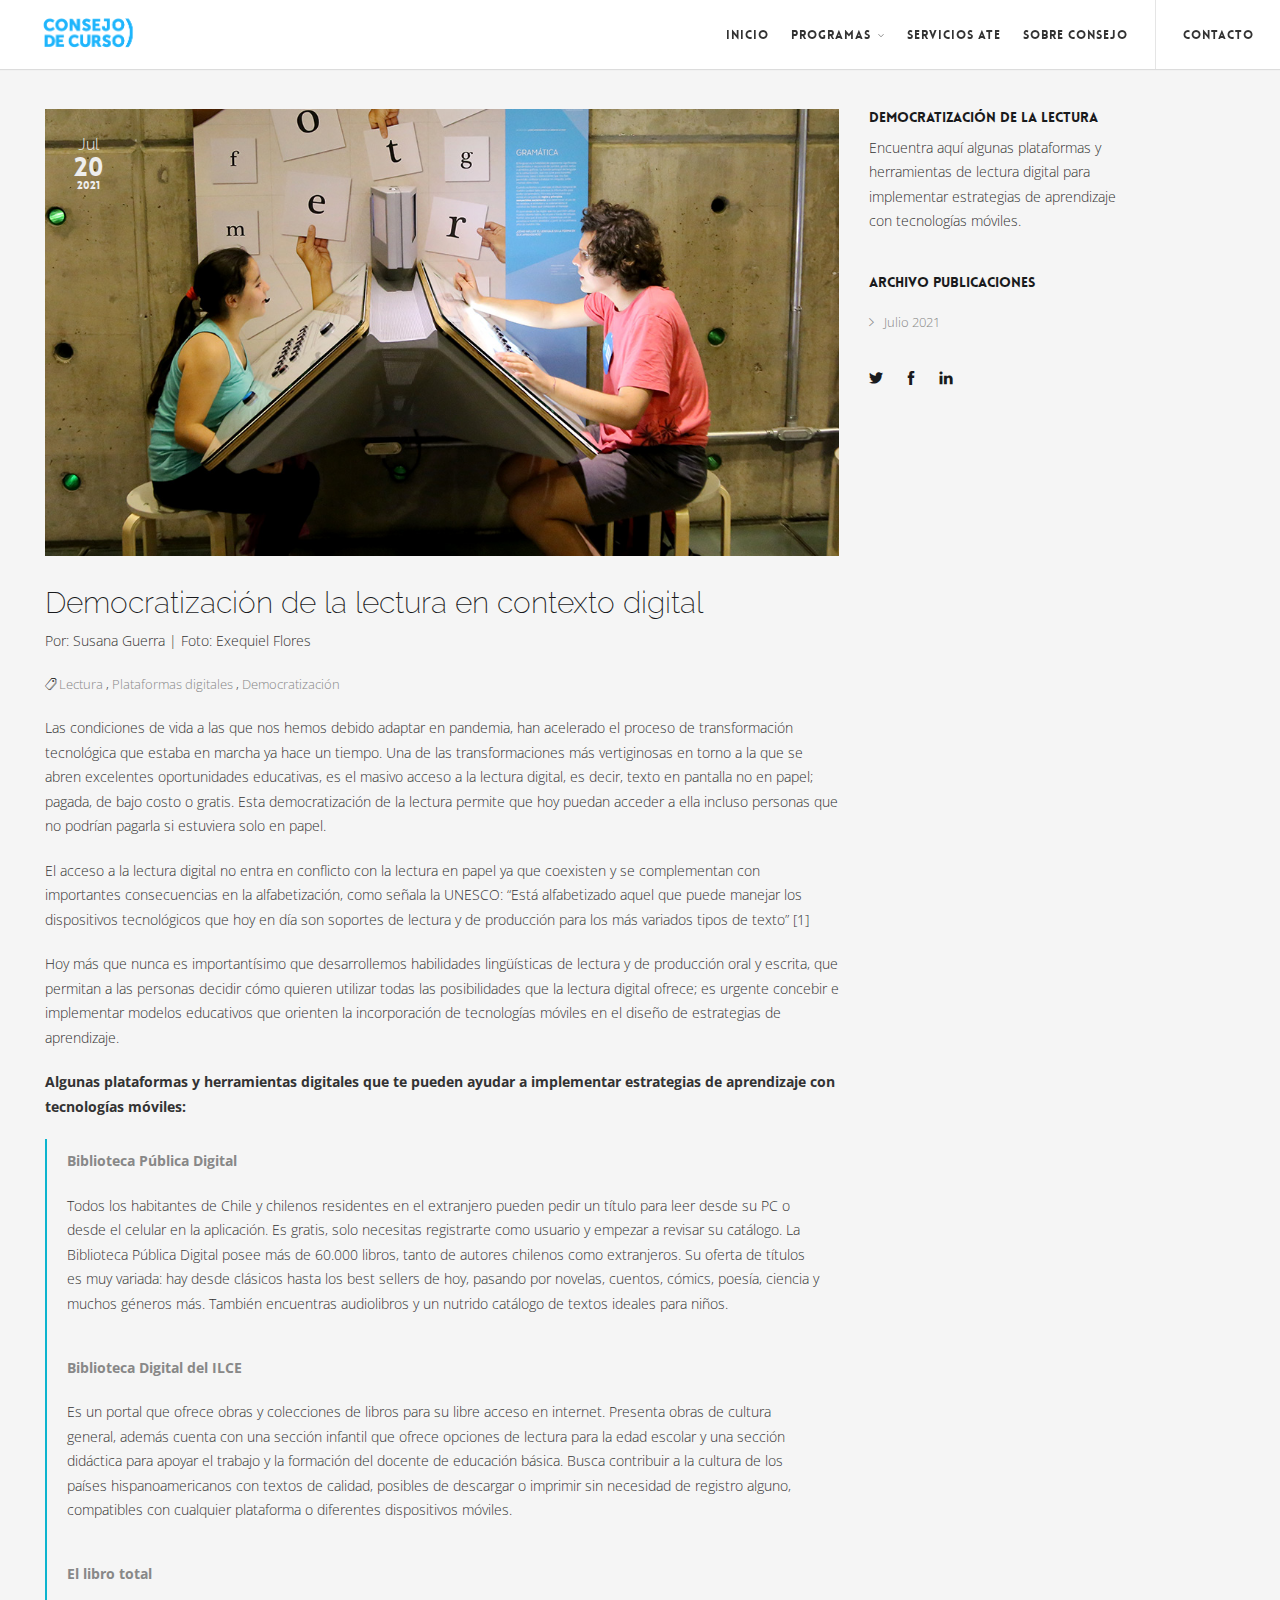
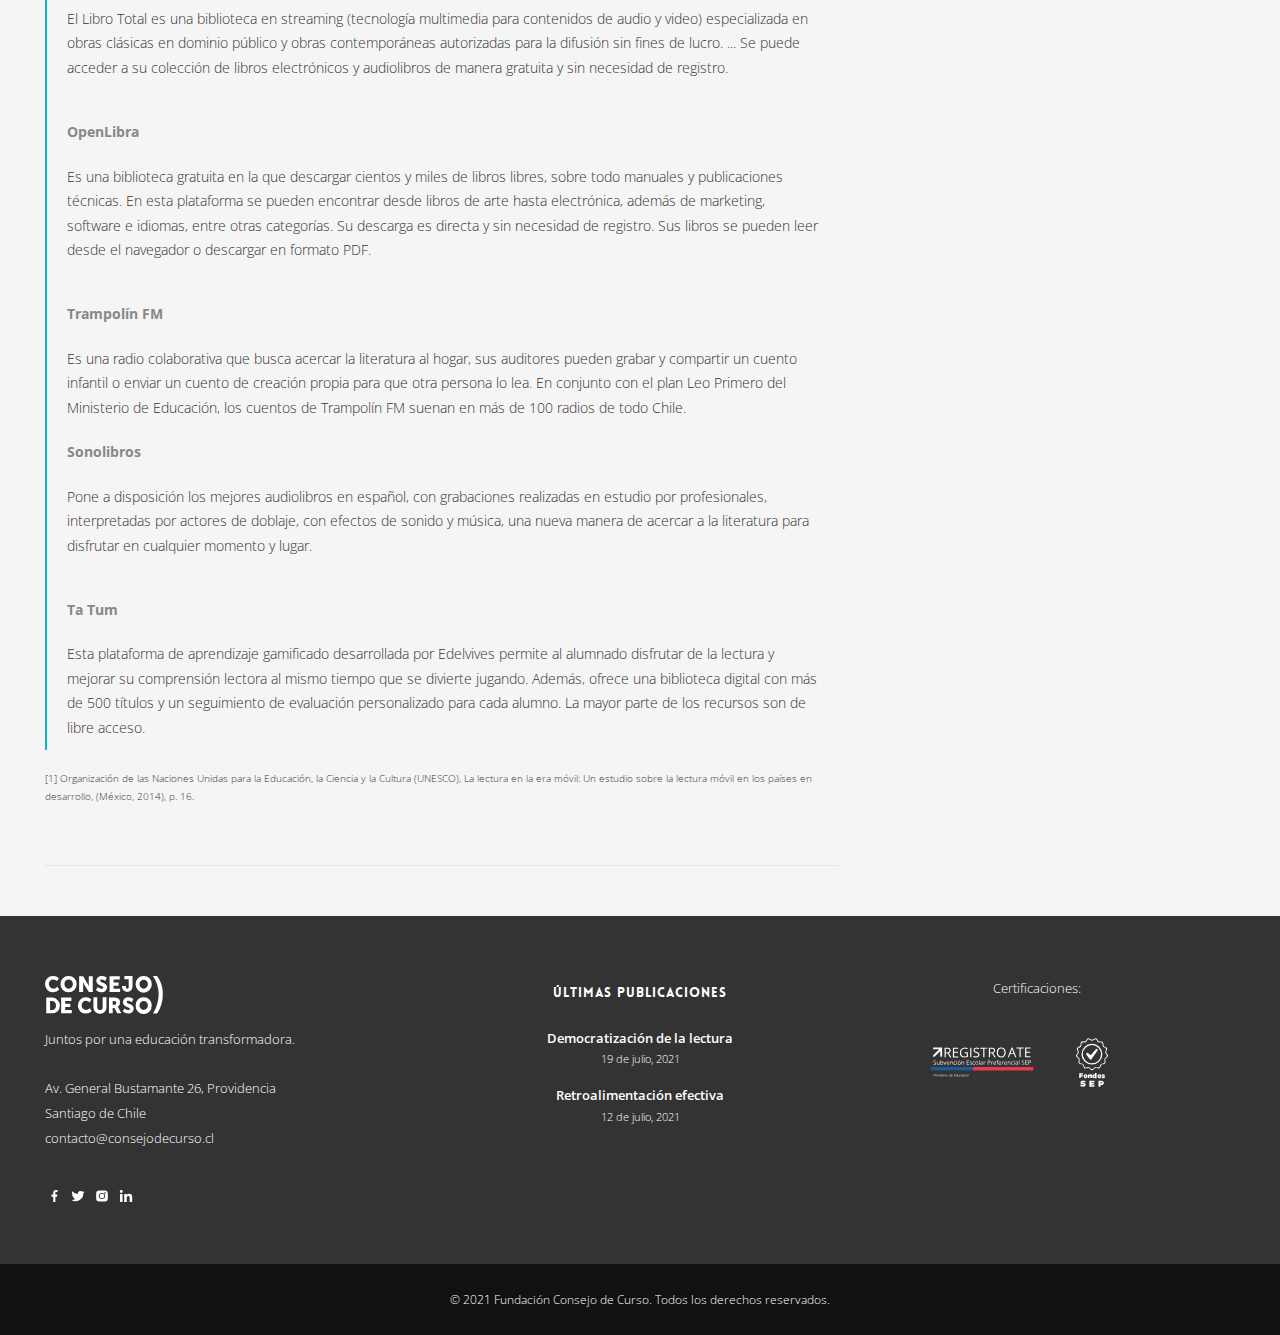
<file: blog-democratizacion-lectura.html>
<!DOCTYPE html>
<html lang="en">

<head>
    <meta charset="utf-8">
    <meta http-equiv="X-UA-Compatible" content="IE=edge">
    <meta name="viewport" content="width=device-width, initial-scale=1">
    <title>Democratización de la lectura | Fundación Consejo de Curso</title>
    <link href="img/assets/favicon.png" rel="icon" type="image/png">
    <link href="css/plugins.css" rel="stylesheet" type="text/css">
    <link href="css/theme.css" rel="stylesheet" type="text/css">
    <link href="css/ionicons.min.css" rel="stylesheet" type="text/css">
    <link href="css/et-line-icons.css" rel="stylesheet" type="text/css">
    <link href="css/themify-icons.css" rel="stylesheet" type="text/css">
    <link href="fonts/lovelo/stylesheet.css" rel="stylesheet" type="text/css">
    <link href='https://fonts.googleapis.com/css?family=Raleway:100,200,300,400%7COpen+Sans:400,300' rel='stylesheet'
        type='text/css'>
    <link href="css/custom.css" rel="stylesheet" type="text/css">
    <link href="css/colors/blue.css" id="color-scheme" rel="stylesheet" type="text/css">

    <!-- Some Open Graph tags -->
    <meta name="description" content="Democratización de la lectura">
    <meta name="author" content="Susana Guerra">
    <meta property="og:locale" content="en_ES" />
    <meta property="og:type" content="article" />
    <meta property="og:title" content="Herramientas y plataformas de lectura digital" />
    <meta property="og:description" content="Democratización de la lectura" />
    <meta property="og:url" content="https://consejodecurso.cl/blog-democratizacion-lectura.html#" />
    <meta property="og:site_name" content="consejodecurso.cl" />
    <meta property="article:publisher" content="https://www.facebook.com/consejodecursoCL" />
    <meta property="article:published_time" content="2021-07-12" />
    <meta property="og:image" content="https://consejodecurso.cl/img/blog/lectura-ef.jpg" />


    <meta name="twitter:title" content="Democratización de la lectura" />
    <meta name="twitter:description" content="Democratización de la lectura" />
    <meta name="twitter:image" content="https://consejodecurso.cl/img/blog/lectura-ef.jpg" />
    <meta name="twitter:site" content="@consejodecurso" />
    <meta name="twitter:creator" content="@consejodecurso" />
    <meta name="twitter:via" content="consejodecurso" />
    <meta name="twitter:card" content="photo" />
    <meta name="twitter:url" content="https://consejodecurso.cl/img/blog/lectura-ef.jpg" />
    <!-- <meta name="twitter:image:width" 		content="550"/>
     <meta name="twitter:image:height" 		content="750"/> -->

    <meta name="facebook:title" content="Democratización de la lectura" />
    <meta name="facebook:description" content="Democratización de la lectura" />
    <meta name="facebook:image" content="https://consejodecurso.cl/img/blog/lectura-ef.jpg" />
    <meta name="facebook:site" content="@consejodecurso" />
    <meta name="facebook:creator" content="@consejodecurso" />
    <meta name="facebook:via" content="consejodecurso" />
    <meta name="facebook:card" content="photo" />
    <meta name="facebook:url" content="https://consejodecurso.cl/img/blog/lectura-ef.jpg" />

</head>

<body>
    <!-- Start Header -->
    <nav class="navbar navbar-default fullwidth">
        <div class="container">

            <div class="navbar-header">
                <div class="container">
                    <button type="button" class="navbar-toggle collapsed" data-toggle="collapse" data-target="#navbar"
                        aria-expanded="false" aria-controls="navbar">
                        <span class="sr-only">Toggle navigation</span>
                        <span class="icon-bar top-bar"></span>
                        <span class="icon-bar middle-bar"></span>
                        <span class="icon-bar bottom-bar"></span>
                    </button>
                    <a class="navbar-brand" href="./index.html"><img src="img/assets/logo_light3.png" class="logo-light"
                            alt="#"><img src="img/assets/logo_dark3.png" class="logo-dark" alt="#"></a>
                </div>
            </div>

            <div id="navbar" class="navbar-collapse collapse">
                <div class="container">
                    <ul class="nav navbar-nav menu-right">
                        <li><a href="index.html">Inicio</a></li>
                        <li class="dropdown"><a class="dropdown-toggle">Programas<i class="ti-angle-down"></i></a>
                            <ul class="dropdown-menu">
                                <li><a href="https://aula42.org" target="_blank">Aula 42</a></li>
                                <li><a href="http://academiadeverano.cl/" target="_blank">Academia de Verano</a></li>
                                <li><a href="./verano-trampolin.html">Verano Trampolín</a></li>
                                <li><a>Trampolín a la Lectura</a></li>
                                <li><a href="https://www.trampolinfm.cl/" target="_blank">Trampolín FM</a></li>
                                <li><a>Transforma Verano</a></li>
                                <li><a>Escuela de invierno</a></li>
                                <li><a href="https://summerfirst.cl/" target="_blank">SummerFirst</a></li>

                            </ul>
                        </li>
                        <li><a href="servicios-ate.html">Servicios ATE</a></li>
                        <li><a href="sobre-nosotros.html">Sobre Consejo</a></li>
                        <li class="nav-separator"></li>
                        <li><a href="contactanos.html">Contacto</a></li>
                    </ul>
                </div>
            </div>
        </div>
    </nav>
    <!-- End Header -->

    <section class="blog">
        <div class="container">
            <div class="row justify-content-md-end mb50">
                <!-- Blog Content -->

                <div class="col-md-8">

                    <div class="blog-post">
                        <div class="post-date">
                            <h4 class="month">Jul</h4>
                            <h3 class="day">20</h3>
                            <span class="year">2021</span>
                        </div>
                        <img src="./img/blog/lectura-ef.jpg" class="img-responsive width100" alt="#">
                        <a class="link-to-post" href="#">
                            <h3>Democratización de la lectura en contexto digital
                            </h3>
                        </a>
                        <p>Por: Susana Guerra | Foto: Exequiel Flores</p>

                        <p class="blog-post-categories">
                            <span><i class="ion-ios-pricetags-outline"></i></span>
                            <a href="#">Lectura</a>
                            <span>,</span>
                            <a href="#">Plataformas digitales</a>
                            <span>,</span>
                            <a href="#">Democratización</a>
                        </p>
                        <p>Las condiciones de vida a las que nos hemos debido adaptar en pandemia, han acelerado el
                            proceso de transformación tecnológica que estaba en marcha ya hace un tiempo. Una de las
                            transformaciones más vertiginosas en torno a la que se abren excelentes oportunidades
                            educativas, es el masivo acceso a la lectura digital, es decir, texto en pantalla no en
                            papel; pagada, de bajo costo o gratis. Esta democratización de la lectura permite que hoy
                            puedan acceder a ella incluso personas que no podrían pagarla si estuviera solo en papel.
                        </p>
                        <p>El acceso a la lectura digital no entra en conflicto con la lectura en papel ya que coexisten
                            y se complementan con importantes consecuencias en la alfabetización, como señala la UNESCO:
                            “Está alfabetizado aquel que puede manejar los dispositivos tecnológicos que hoy en día son
                            soportes de lectura y de producción para los más variados tipos de texto” [1]</p>
                        <p>Hoy más que nunca es importantísimo que desarrollemos habilidades lingüísticas de lectura y
                            de producción oral y escrita, que permitan a las personas decidir cómo quieren utilizar
                            todas las posibilidades que la lectura digital ofrece; es urgente concebir e implementar
                            modelos educativos que orienten la incorporación de tecnologías móviles en el diseño de
                            estrategias de aprendizaje.</p>

                        <p><strong>Algunas plataformas y herramientas digitales que te pueden ayudar a implementar
                                estrategias
                                de aprendizaje con tecnologías móviles:</strong> </p>

                        <blockquote>
                            <p><strong><a href="https://www.bpdigital.cl/" target="_blank">Biblioteca Pública
                                        Digital</a></strong></p>
                            <p>Todos los habitantes de Chile y chilenos residentes en el extranjero pueden pedir un
                                título para leer desde su PC o desde el celular en la aplicación. Es gratis, solo
                                necesitas registrarte como usuario y empezar a revisar su catálogo. La Biblioteca
                                Pública Digital posee más de 60.000 libros, tanto de autores chilenos como extranjeros.
                                Su oferta de títulos es muy variada: hay desde clásicos hasta los best sellers de hoy,
                                pasando por novelas, cuentos, cómics, poesía, ciencia y muchos géneros más. También
                                encuentras audiolibros y un nutrido catálogo de textos ideales para niños.
                            </p><br>

                            <p><strong><a href="http://bibliotecadigital.ilce.edu.mx/index.php/que-es-biblioteca"
                                        target="_blank">Biblioteca
                                        Digital del ILCE</a></strong></p>
                            <p>Es un portal que ofrece obras y colecciones de libros para su libre acceso en internet.
                                Presenta obras de cultura general, además cuenta con una sección infantil que ofrece
                                opciones de lectura para la edad escolar y una sección didáctica para apoyar el trabajo
                                y la formación del docente de educación básica.
                                Busca contribuir a la cultura de los países hispanoamericanos con textos de calidad,
                                posibles de descargar o imprimir sin necesidad de registro alguno, compatibles con
                                cualquier plataforma o diferentes dispositivos móviles.
                            </p><br>

                            <p><strong><a href="https://www.ellibrototal.com/ltotal/" target="_blank">El libro
                                        total</a></strong></p>
                            <p>El Libro Total es una biblioteca en streaming (tecnología multimedia para contenidos de
                                audio y video) especializada en obras clásicas en dominio público y obras contemporáneas
                                autorizadas para la difusión sin fines de lucro. ... Se puede acceder a su colección de
                                libros electrónicos y audiolibros de manera gratuita y sin necesidad de registro.
                            </p><br>

                            <p><strong><a
                                        href="https://openlibra.com/es/collection/search/category/all/language/spanish/"
                                        target="_blank">OpenLibra</a></strong>
                            </p>
                            <p>Es una biblioteca gratuita en la que descargar cientos y miles de libros libres, sobre
                                todo manuales y publicaciones técnicas. En esta plataforma se pueden encontrar desde
                                libros de arte hasta electrónica, además de marketing, software e idiomas, entre otras
                                categorías. Su descarga es directa y sin necesidad de registro. Sus libros se pueden
                                leer desde el navegador o descargar en formato PDF.
                            </p><br>
                            <p><strong><a href="https://www.trampolinfm.cl/" target="_blank">Trampolín FM</a></strong>
                            <p>Es una radio colaborativa que busca acercar la literatura al hogar, sus auditores pueden
                                grabar y compartir un cuento infantil o enviar un cuento de creación propia para que
                                otra persona lo lea.
                                En conjunto con el plan Leo Primero del Ministerio de Educación, los cuentos de
                                Trampolín FM suenan en más de 100 radios de todo Chile.
                            </p>
                            <p><strong><a href="https://www.sonolibro.com/audiolibros/gratis"
                                        target="_blank">Sonolibros</a></strong>
                            </p>
                            <p>Pone a disposición los mejores audiolibros en español, con grabaciones realizadas en
                                estudio por profesionales, interpretadas por actores de doblaje, con efectos de sonido y
                                música, una nueva manera de acercar a la literatura para disfrutar en cualquier momento
                                y lugar.
                            </p><br>

                            <p><strong><a href="https://ta-tum.com/#welcome" target="_blank">Ta Tum</a></strong>
                            </p>
                            <p>Esta plataforma de aprendizaje gamificado desarrollada por Edelvives permite al alumnado
                                disfrutar de la lectura y mejorar su comprensión lectora al mismo tiempo que se divierte
                                jugando. Además, ofrece una biblioteca digital con más de 500 títulos y un seguimiento
                                de evaluación personalizado para cada alumno. La mayor parte de los recursos son de
                                libre acceso.
                            </p>
                        </blockquote>
                        <p class="pie-pagina">[1] Organización de las Naciones Unidas para la Educación, la Ciencia y la Cultura (UNESCO),
                            La lectura en la era móvil: Un estudio sobre la lectura móvil en los países en desarrollo,
                            (México, 2014), p. 16.</p>
                    </div>

                </div>


                <div class="col-md-3 sidebar">

                    <div class="blog-widget">
                        <h5>Democratización de la lectura</h5>
                        <p>Encuentra aquí algunas plataformas y herramientas de lectura digital para implementar
                            estrategias de aprendizaje con tecnologías móviles.</p>
                    </div>

                    <!-- <div class="blog-widget">
                        <h5>Categories</h5>
                        <ul class="category-list list-icons">
                            <li><a href="#"><i class="ion-ios-arrow-right"></i>Travel</a></li>
                            <li><a href="#"><i class="ion-ios-arrow-right"></i>Lifestyle</a></li>
                            <li><a href="#"><i class="ion-ios-arrow-right"></i>Wander</a></li>
                            <li><a href="#"><i class="ion-ios-arrow-right"></i>Graphics</a></li>
                            <li><a href="#"><i class="ion-ios-arrow-right"></i>Other Bits</a></li>
                        </ul>
                    </div> -->

                    <!-- <div class="blog-widget blog-tags">
                        <h5>Tags</h5>
                        <ul class="tags-list">
                            <li><a href="#">Design</a></li>
                            <li><a href="#">Photography</a></li>
                            <li><a href="#">Branding</a></li>
                            <li><a href="#">Videos</a></li>
                            <li><a href="#">Web Design</a></li>
                            <li><a href="#">Apps</a></li>
                            <li><a href="#">Development</a></li>
                        </ul>
                    </div> -->

                    <div class="blog-widget">
                        <h5>Archivo publicaciones</h5>
                        <ul class="category-list list-icons">
                            <li><a href="#"><i class="ion-ios-arrow-right"></i>Julio 2021</a></li>
                            <!-- <li><a href="#"><i class="ion-ios-arrow-right"></i>March 2016</a></li>
                            <li><a href="#"><i class="ion-ios-arrow-right"></i>February 2016</a></li>
                            <li><a href="#"><i class="ion-ios-arrow-right"></i>January 2016</a></li>
                            <li><a href="#"><i class="ion-ios-arrow-right"></i>December 2015</a></li> -->
                        </ul>
                    </div>

                    <div class="sidebar-share">
                        <ul class="list-inline">
                            <li><a href="#"><i class="ti-twitter-alt"></i></a></li>
                            <li><a href="#"><i class="ti-facebook"></i></a></li>
                            <li><a href="#"><i class="ti-linkedin"></i></a></li>
                            <!-- <li><a href="#"><i class="ti-email"></i></a></li> -->
                        </ul>
                    </div>
                </div>
                <!-- End Sidebar -->

            </div>
        </div>
    </section>

    <!-- Footer One -->
    <footer id="footer-1">

        <div class="footer-columns">
            <div class="container">
                <div class="row">

                    <div class="col-md-4">
                        <img src="img/assets/logo_light-footer.svg" class="img-footer">
                        <p>Juntos por una educación transformadora.<br><br>
                            Av. General Bustamante 26, Providencia<br> Santiago de Chile<br>
                            contacto@consejodecurso.cl<br><br></p>
                        <a href="https://www.facebook.com/consejodecursoCL" target=»_blank»><img
                                src="img/social/facebook.svg" width="5%"></a>
                        <a href="https://twitter.com/consejodecurso" target=»_blank»><img src="img/social/twitter.svg"
                                width="5%"></a>
                        <a href="https://www.instagram.com/consejodecurso/?hl=es-la" target=»_blank»><img
                                src="img/social/instagram.svg" width="5%"></a>
                        <a href="https://www.linkedin.com/company/fundaci%C3%B3n-consejo-de-curso/" target=»_blank»><img
                                src="img/social/linkedin.svg" width="5%"></a>
                    </div>

                    <div class="col-md-4 publicaiones-caja">
                        <h4 class="subheading">Últimas publicaciones</h4>
                        <ul class="footer-recent-posts">
                            <li><a href="./blog-democratizacion-lectura.html">Democratización de la lectura</a>
                                <p class="recent-post-date">19 de julio,
                                    2021</p>
                            </li>
                            <li><a href="./blog-retroalimentacion1.html">Retroalimentación efectiva</a>
                                <p class="recent-post-date">12 de julio,
                                    2021</p>
                            </li>

                        </ul>
                    </div>

                    <div class="col-md-4 registros-caja">

                        <p>Certificaciones:<br><br></p>
                        <div class="caja-logos-registro">
                            <a href="certificado_ate.pdf" target="_blank"><img src="img/assets/ate.svg"></a>
                            <a href="https://www.ayudamineduc.cl/ficha/uso-de-recursos-sep-12" target=»_blank»><img
                                    src="img/assets/sep.svg"></a>
                        </div>


                    </div>

                </div>
            </div>
        </div>
        <div class="footer-copyright">
            <div class="row">
                <div class="text-center">
                    <p>© 2021 <a href="index.html" class="logo">Fundación Consejo de Curso. </a> Todos los derechos
                        reservados. </p>
                </div>
            </div>
        </div>

    </footer>

    <!-- End Footer One -->

    <!-- Start Back To Top -->
    <a id="back-to-top"><i class="icon ion-chevron-up"></i></a>
    <!-- End Back To Top -->

    <!-- Scripts -->
    <script src="js/jquery.min.js"></script>
    <script src="js/plugins.js"></script>
    <script src="js/scripts.js"></script>
    <!-- <script src="https://ajax.googleapis.com/ajax/libs/jquery/1.11.3/jquery.min.js"></script> -->
    <script src="./js/function.js"></script>
</body>

</html>
</file>
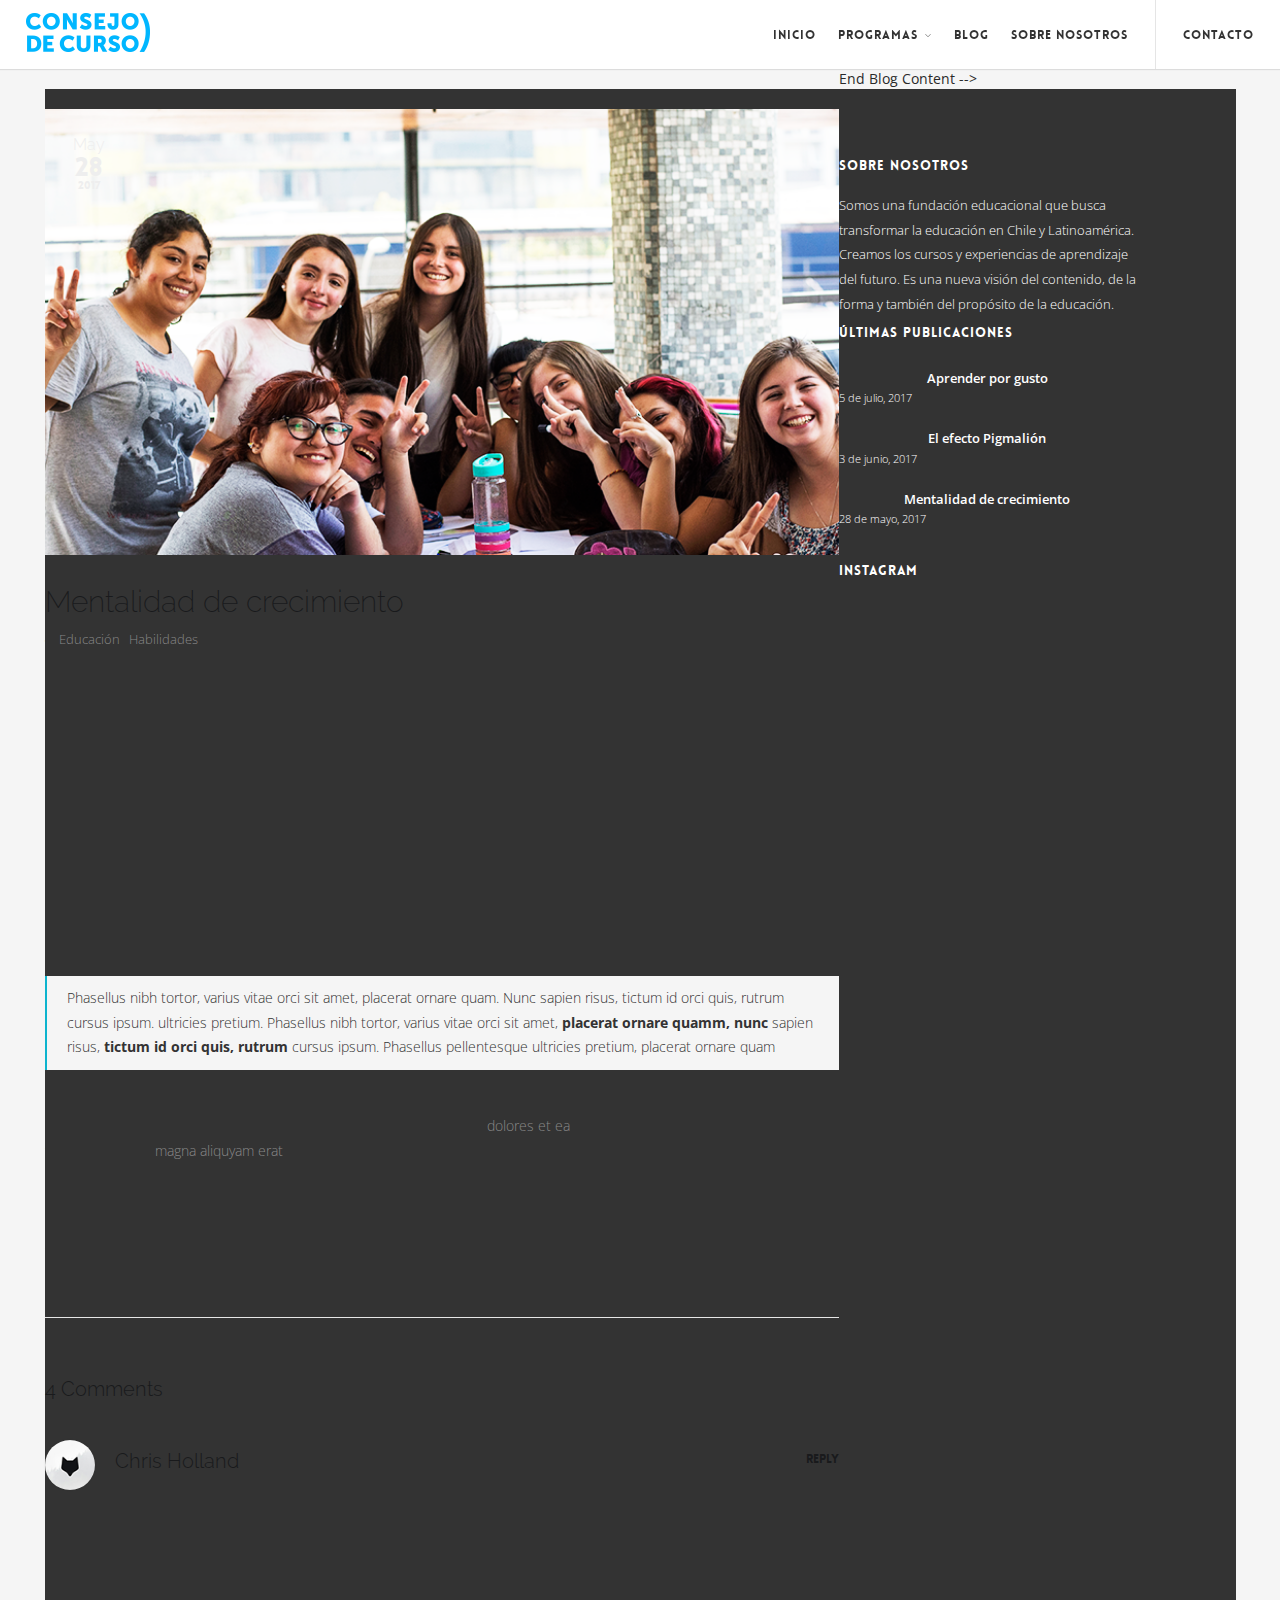
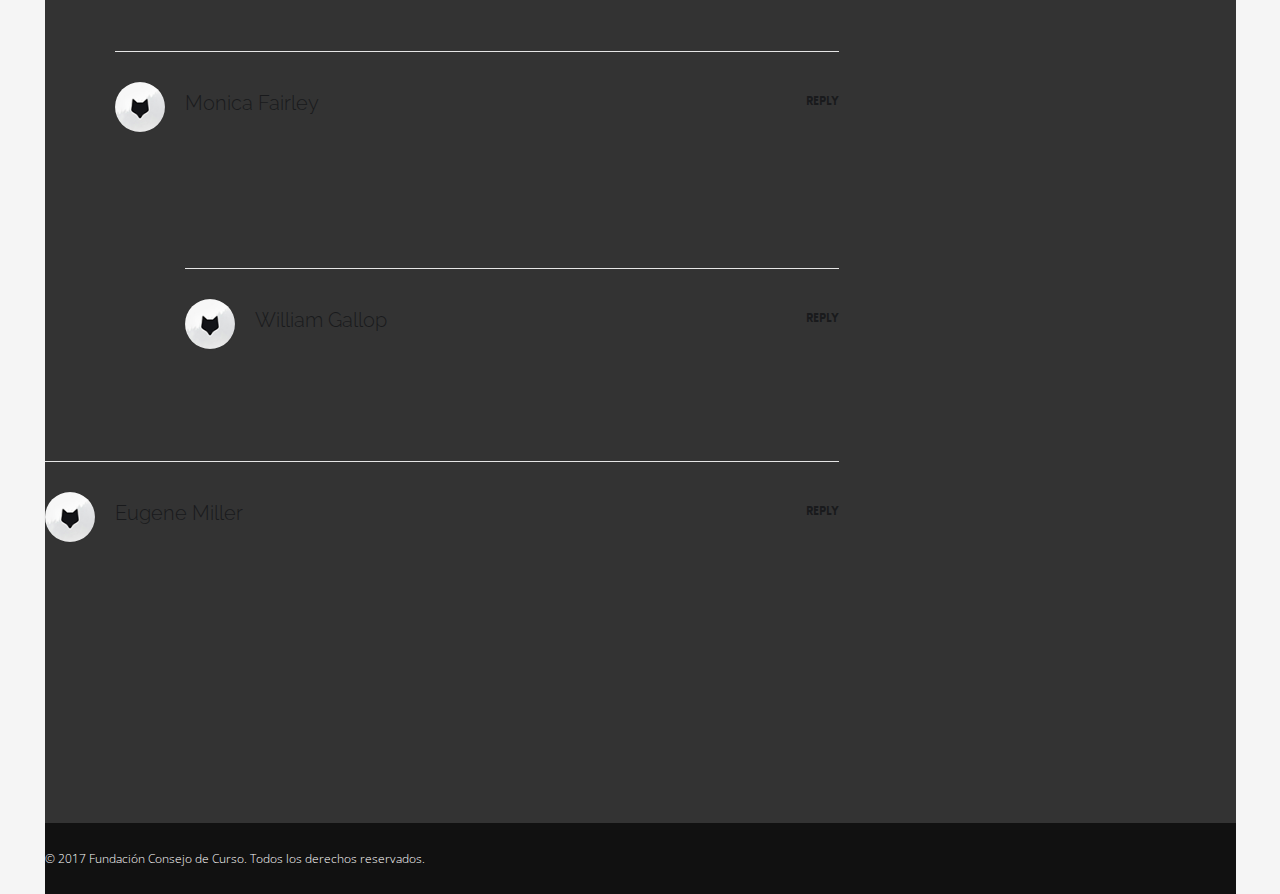
<file: blog-post-template.html>
<!DOCTYPE html>
<html lang="en">
    <head>  
        <meta charset="utf-8">
        <meta http-equiv="X-UA-Compatible" content="IE=edge">
        <meta name="viewport" content="width=device-width, initial-scale=1">
        <title> - Fundación Consejo de Curso</title> 
        <link href="img/assets/favicon.png" rel="icon" type="image/png"> 
        <link href="css/plugins.css" rel="stylesheet" type="text/css">   
        <link href="css/theme.css" rel="stylesheet" type="text/css">   
        <link href="css/ionicons.min.css" rel="stylesheet" type="text/css">
        <link href="css/et-line-icons.css" rel="stylesheet" type="text/css">
        <link href="css/themify-icons.css" rel="stylesheet" type="text/css"> 
        <link href="fonts/lovelo/stylesheet.css" rel="stylesheet" type="text/css">
        <link href='https://fonts.googleapis.com/css?family=Raleway:100,200,300,400%7COpen+Sans:400,300' rel='stylesheet' type='text/css'>
        <link href="css/custom.css" rel="stylesheet" type="text/css"> 
        <link href="css/colors/blue.css" id="color-scheme" rel="stylesheet" type="text/css">
    </head>
    <body> 
        
        <!-- Start Header -->
        <nav class="navbar navbar-default fullwidth">
            <div class="container">

                <div class="navbar-header">
                    <div class="container">
                        <button type="button" class="navbar-toggle collapsed" data-toggle="collapse" data-target="#navbar" aria-expanded="false" aria-controls="navbar">
                            <span class="sr-only">Toggle navigation</span>
                            <span class="icon-bar top-bar"></span>
                            <span class="icon-bar middle-bar"></span>
                            <span class="icon-bar bottom-bar"></span>
                        </button>
                        <a class="navbar-brand" href="./index.html"><img src="img/assets/logo-light.png" class="logo-light" alt="#"><img src="img/assets/logo-dark.png" class="logo-dark" alt="#"></a>
                    </div>
                </div>

                <div id="navbar" class="navbar-collapse collapse">
                    <div class="container">
                        <ul class="nav navbar-nav menu-right">

                            <li><a href="index.html">Inicio</a></li>

                            <li class="dropdown"><a class="dropdown-toggle">Programas<i class="ti-angle-down"></i></a>
                                <ul class="dropdown-menu">
                                    <li><a href="verano-trampolin.html">Verano Trampolín</a></li>
                                    <li><a href="academia-de-verano.html">Academia de Verano</a></li>
                                    <li><a href="https://aula42.org" target="_blank">Aula 42</a></li>
                                </ul>
                            </li>

                            <li><a href="blog.html">Blog</a></li>

                            <li><a href="sobre-nosotros.html">Sobre nosotros</a></li>

                            <li class="nav-separator"></li>

                            <li><a href="contactanos.html">Contacto</a></li>

                        </ul>

                    </div>
                </div>
            </div>
        </nav>
        <!-- End Header -->
            
        <section class="blog">
            <div class="container">
                <div class="row justify-content-md-end">
                    <!-- el texto no queda alineado al centro con justify-content-center-->
                    <!-- Blog Content -->
                    
                    <div class="col-md-8" >

                        <div class="blog-post"> 
                            <div class="post-date">
                                <h4 class="month">May</h4>
                                <h3 class="day">28</h3>
                                <span class="year">2017</span>
                            </div> 
                            <img src="img/blog/por-que-trabajar-en-verano.png" class="img-responsive width100" alt="#">
                            <a class="link-to-post" href="#"><h3>Mentalidad de crecimiento</h3></a>
                            <p class="blog-post-categories">
                                <span><i class="ion-ios-pricetags-outline"></i></span>
                                <a href="#">Educación</a>  
                                <span>,</span>
                                <a href="#">Habilidades</a> 
                            </p> 
                            <p>Contrary to popular belief, Lorem Ipsum is not simply random text. It has roots in a piece of classical Latin literature from 45 BC, making it over 2000 years old. Richard McClintock, a Latin professor at Hampden-Sydney College in Virginia, looked up one of the more obscure Latin words, consectetur, from a Lorem Ipsum passage, and going through the cites.</p>
                            <p>Lorem Ipsum comes from sections 1.10.32 and 1.10.33 of "de Finibus Bonorum et Malorum" (The Extremes of Good and Evil) by Cicero, written in 45 BC. This book is a treatise on the theory of ethics, very popular during the Renaissance. The first line of Lorem Ipsum, "Lorem ipsum dolor sit amet..", comes from a line in section. The standard chunk of Lorem Ipsum used since the 1500s is reproduced below for those interested. There are many variations of passages of Lorem Ipsum available, but the majority.</p>
                            
                            <p>Phasellus nibh tortor, varius vitae orci sit amet, placerat ornare quam. Nunc sapien risus, <strong>tictum id orci quis, rutrum cursus ipsum. Phasellus pellentesque ultricies pretium.</strong></p>

                            <blockquote><p>Phasellus nibh tortor, varius vitae orci sit amet, placerat ornare quam. Nunc sapien risus, tictum id orci quis, rutrum cursus ipsum. ultricies pretium. Phasellus nibh tortor, varius vitae orci sit amet, <strong>placerat ornare quamm, nunc</strong> sapien risus, <strong>tictum id orci quis, rutrum</strong> cursus ipsum. Phasellus pellentesque ultricies pretium, placerat ornare quam</p></blockquote>

                            <p>Lorem ipsum dolor sit amet, consetetur sadipscing elitr, sed diam nonumy eirmod tempor invidunt ut labore et dolore magna aliquyam erat, sed diam voluptua. At vero eos et accusam et justo duo <a href="#">dolores et ea</a> rebum. Stet clita kasd gubergren, no sea takimata sanctus <a href="#">magna aliquyam erat</a>, sed diam voluptua. At vero eos et accusam et justo duo dolores et ea rebum. Stet clita kasd gubergren, no sea takimata sanctus est Lorem ipsum dolor sit amet.<p>  

                            <p><em>Vestibulum ante ipsum primis in faucibus orci luctus et ultrices posuere cubilia Curae; Nam at velit nisl. Aenean vitae est nisl. Cras molestie molestie nisl vel imperdiet. Donec vel mi sem.</em></p>

                        </div> 


                       
                        <div class="comments">

                            <h4 class="comments-title">4 Comments</h4>
                            <div class="comment first depth-1">
                                <a class="pull-left" href="#">
                                    <img class="avatar" src="img/assets/avatar.jpg" alt="">
                                </a>
                                <div class="comment-body">
                                    <a class="comment-reply" href="#">Reply</a>
                                    <h4 class="comment-heading">Chris Holland</h4> 
                                    <p class="comment-time">Apr 24, 2016</p>
                                    <p>Lorem ipsum dolor sit amet, consetetur sadipscing elitr, sed diam nonumy eirmod tempor invidunt ut labore et dolore magna aliquyam erat, sed diam voluptua. At vero eos et accusam et justo duo dolores et ea rebum. Stet clita kasd gubergren, no sea takimata sanctus magna aliquyam erat, sed diam voluptua. Vesquam ante aliquet lacusemper elit. Cras neque nulla, convallis non commodo et. Vesquam ante aliquet lacusemper elit.</p> 
                                </div>
                            </div>   

                            <div class="comment depth-2">
                                <a class="pull-left" href="#">
                                    <img class="avatar" src="img/assets/avatar.jpg" alt="">
                                </a>
                                <div class="comment-body">
                                    <a class="comment-reply" href="#">Reply</a>
                                    <h4 class="comment-heading">Monica Fairley</h4> 
                                    <p class="comment-time">Apr 26, 2016</p>
                                    <p>Cras neque nulla, convallis non commodo et, euismod nonsese. At vero eos et accusamus et iusto odio dignissimos ducimus qui blanditiis praesentium voluptatum deleniti atque corrupti quos dolores et quas molestias excepturi sint occaecati cupiditate non provident.</p> 
                                </div>
                            </div>  

                            <div class="comment depth-3">
                                <a class="pull-left" href="#">
                                    <img class="avatar" src="img/assets/avatar.jpg" alt="">
                                </a>
                                <div class="comment-body">
                                    <a class="comment-reply" href="#">Reply</a>
                                    <h4 class="comment-heading">William Gallop</h4> 
                                    <p class="comment-time">Apr 29, 2016</p> 
                                    <p>Lorem ipsum dolor sit amet, consetetur sadipscing elitr, sed diam nonumy eirmod tempor invidunt ut labore et dolore magna aliquyam erat, sed diam voluptua.</p> 
                                </div>
                            </div>  

                            <div class="comment depth-1">
                                <a class="pull-left" href="#">
                                    <img class="avatar" src="img/assets/avatar.jpg" alt="">
                                </a>
                                <div class="comment-body">
                                    <a class="comment-reply" href="#">Reply</a>
                                    <h4 class="comment-heading">Eugene Miller</h4> 
                                    <p class="comment-time">Apr 30, 2016</p>
                                    <p>Lorem ipsum dolor sit amet isse potenti. Vesquam ante aliquet lacusemper elit. Cras neque nulla, convallis non commodo et, euismod nonsese. At vero eos et accusamus et iusto odio dignissimos ducimus qui blanditiis praesentium voluptatum deleniti atque corrupti quos dolores et quas molestias excepturi sint occaecati cupiditate non provident, similique sunt in culpa qui officia deserunt mollitia animi, id est laborum et dolorum fuga.</p> 
                                </div>
                            </div> 

                        </div>

                    </div>
                     End Blog Content -->

                    <!-- Sidebar
                    <div class="col-md-3 sidebar"> 

                        <div class="blog-widget">
                            <h5>About</h5>
                            <p>Lorem ipsum dolor sit amet, consectetur adipiscing elit. Sed dui lorem, adipiscing in adipiscing et, interdum nec metus. Mauris ultricies, justo eu convallis placerat.</p>
                        </div>  

                      <div class="blog-widget">
                            <h5>Categories</h5>
                            <ul class="category-list list-icons">
                                <li><a href="#"><i class="ion-ios-arrow-right"></i>Travel</a></li>
                                <li><a href="#"><i class="ion-ios-arrow-right"></i>Lifestyle</a></li>
                                <li><a href="#"><i class="ion-ios-arrow-right"></i>Wander</a></li>  
                                <li><a href="#"><i class="ion-ios-arrow-right"></i>Graphics</a></li>
                                <li><a href="#"><i class="ion-ios-arrow-right"></i>Other Bits</a></li>
                            </ul> 
                        </div> 

                        <div class="blog-widget blog-tags">
                            <h5>Tags</h5>
                            <ul class="tags-list">
                                <li><a href="#">Design</a></li>
                                <li><a href="#">Photography</a></li>
                                <li><a href="#">Branding</a></li> 
                                <li><a href="#">Videos</a></li>
                                <li><a href="#">Web Design</a></li>      
                                <li><a href="#">Apps</a></li>
                                <li><a href="#">Development</a></li> 
                            </ul>
                        </div> 

                        <div class="blog-widget">
                            <h5>Archives</h5>
                            <ul class="category-list list-icons">
                                <li><a href="#"><i class="ion-ios-arrow-right"></i>April 2016</a></li>
                                <li><a href="#"><i class="ion-ios-arrow-right"></i>March 2016</a></li>
                                <li><a href="#"><i class="ion-ios-arrow-right"></i>February 2016</a></li> 
                                <li><a href="#"><i class="ion-ios-arrow-right"></i>January 2016</a></li>
                                <li><a href="#"><i class="ion-ios-arrow-right"></i>December 2015</a></li>
                            </ul> 
                        </div>

                        <div class="sidebar-share"> 
                            <ul class="list-inline">
                                <li><a href="#"><i class="ti-twitter-alt"></i></a></li>
                                <li><a href="#"><i class="ti-facebook"></i></a></li>
                                <li><a href="#"><i class="ti-linkedin"></i></a></li>
                                <li><a href="#"><i class="ti-pinterest-alt"></i></a></li> 
                                <li><a href="#"><i class="ti-google"></i></a></li> 
                            </ul> 
                        </div>   
                    </div>
                    End Sidebar  

                </div>
            </div>
        </section> 
        
        <!-- Footer One -->
        <footer id="footer-1">

            <div class="footer-columns">
                <div class="container">
                    <div class="row">

                      <div class="col-md-3">
                          <h4 class="subheading">Sobre nosotros</h4>
                          <p>Somos una fundación educacional que busca transformar la educación en Chile y Latinoamérica. Creamos los cursos y experiencias de aprendizaje del futuro. Es una nueva visión del contenido, de la forma y también del propósito de la educación. </p>
                      </div>

                      <div class="col-md-3">
                          <h4 class="subheading">Últimas publicaciones</h4>
                          <ul class="footer-recent-posts">
                              <li><a href="blog.html">Aprender por gusto</a><span class="recent-post-date">5 de julio, 2017</span></li>
                              <li><a href="blog.html">El efecto Pigmalión</a><span class="recent-post-date">3 de junio, 2017</span></li>
                              <li><a href="blog.html">Mentalidad de crecimiento</a><span class="recent-post-date">28 de mayo, 2017</span></li>
                          </ul>
                      </div>


                        <div class="col-md-3">
                            <h4 class="subheading"></h4>
                            <div></div>
                        </div>
                        <div class="col-md-3">
                            <h4 class="subheading">Instagram</h4>
                            <div id="instagram-feed" data-instagram-username="consejodecurso"><ul></ul></div>
                        </div>

                    </div>
                </div>
            </div>

            <div class="footer-copyright">
                <div class="container">
                    <div class="row">

                        <div class="col-md-6 col-sm-12">
                            <p>© 2017 <a href="index.html" class="logo">Fundación Consejo de Curso. </a> Todos los derechos reservados. </p>
                        </div>

                    </div>
                </div>
            </div>

        </footer>
        <!-- End Footer One -->

        <!-- Start Back To Top -->
        <a id="back-to-top"><i class="icon ion-chevron-up"></i></a>
        <!-- End Back To Top --> 
        
        <!-- Scripts -->
        <script src="js/jquery.min.js"></script>
        <script src="js/plugins.js"></script>
        <script src="js/scripts.js"></script>

    </body>
</html>
</file>
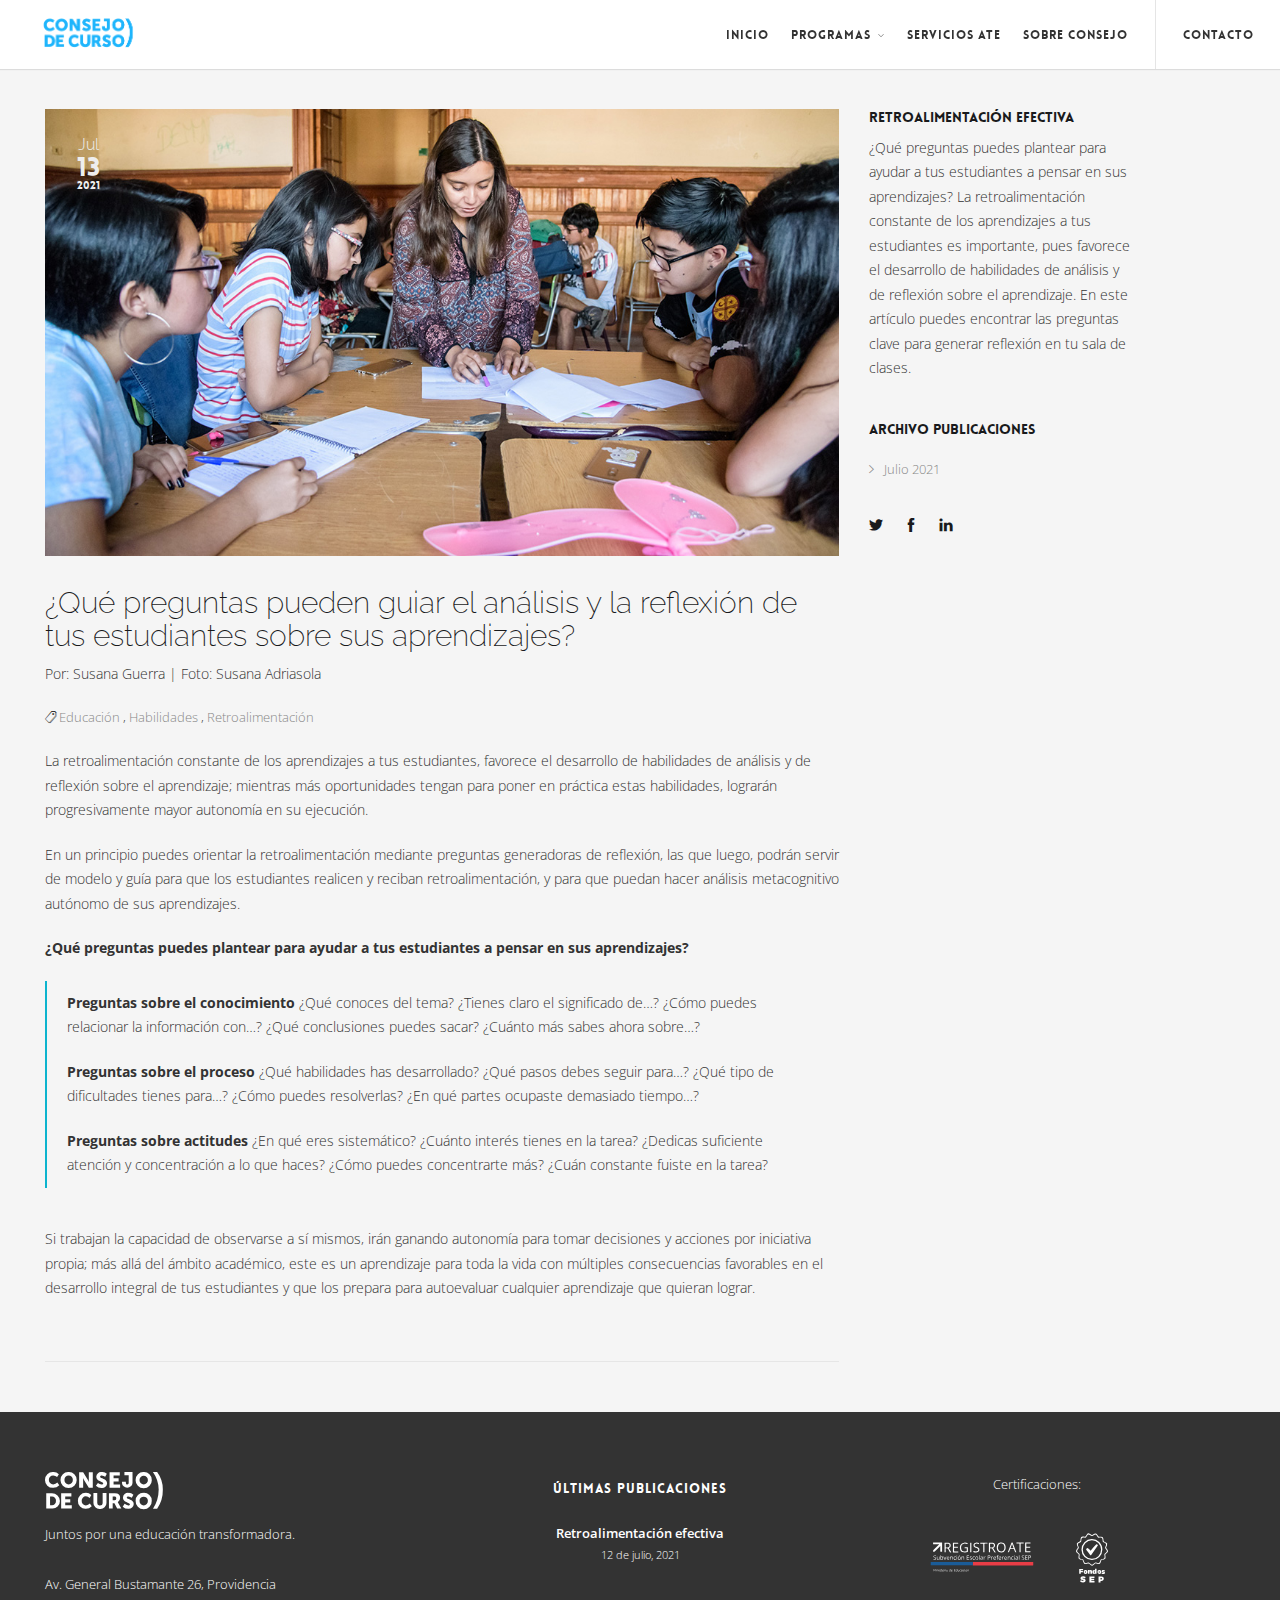
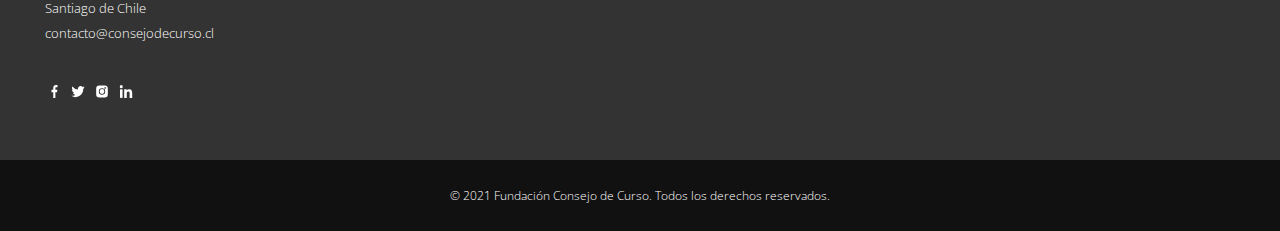
<file: blog-retroalimentacion1.html>
<!DOCTYPE html>
<html lang="en">

<head>
    <meta charset="utf-8">
    <meta http-equiv="X-UA-Compatible" content="IE=edge">
    <meta name="viewport" content="width=device-width, initial-scale=1">
    <title>Retroalimentación efectiva | Fundación Consejo de Curso</title>
    <link href="img/assets/favicon.png" rel="icon" type="image/png">
    <link href="css/plugins.css" rel="stylesheet" type="text/css">
    <link href="css/theme.css" rel="stylesheet" type="text/css">
    <link href="css/ionicons.min.css" rel="stylesheet" type="text/css">
    <link href="css/et-line-icons.css" rel="stylesheet" type="text/css">
    <link href="css/themify-icons.css" rel="stylesheet" type="text/css">
    <link href="fonts/lovelo/stylesheet.css" rel="stylesheet" type="text/css">
    <link href='https://fonts.googleapis.com/css?family=Raleway:100,200,300,400%7COpen+Sans:400,300' rel='stylesheet'
        type='text/css'>
    <link href="css/custom.css" rel="stylesheet" type="text/css">
    <link href="css/colors/blue.css" id="color-scheme" rel="stylesheet" type="text/css">
 	<!-- Some Open Graph tags -->
     <meta name="description" 				content="Retroalimentación efectiva">
     <meta name="author" 					content="Susana Guerra">
     <meta property="og:locale" 				content="en_ES"/>
     <meta property="og:type" 				content="article"/>
     <meta property="og:title" 				content="¿Qué preguntas pueden guiar el análisis y la reflexión de tus estudiantes sobre sus
     aprendizajes?"/>
     <meta property="og:description" 		content="Retroalimentación efectiva"/>
     <meta property="og:url" 				content="https://consejodecurso.cl/blog-retroalimentacion1.html"/>
     <meta property="og:site_name" 			content="consejodecurso.cl"/>
     <meta property="article:publisher" 		content="https://www.facebook.com/consejodecursoCL"/>
     <meta property="article:published_time" content="2021-07-12"/>
     <meta property="og:image" 				content="https://consejodecurso.cl/img/blog/retroalimentacion.jpg"/>
         
     
     <meta name="twitter:title" 				content="¿Qué preguntas pueden guiar el análisis y la reflexión de tus estudiantes sobre sus aprendizajes?"/>
     <meta name="twitter:description" 		content="Retroalimentación efectiva"/>
     <meta name="twitter:image" 				content="https://consejodecurso.cl/img/blog/retroalimentacion.jpg"/>
     <meta name="twitter:site" 				content="@consejodecurso"/>
     <meta name="twitter:creator" 			content="@consejodecurso"/>
     <meta name="twitter:via" 				content="consejodecurso"/>
     <meta name="twitter:card" 				content="photo"/>
     <meta name="twitter:url" 				content="https://consejodecurso.cl/blog-retroalimentacion1.html"/>
<!-- <meta name="twitter:image:width" 		content="550"/>
     <meta name="twitter:image:height" 		content="750"/> -->

     <meta name="facebook:title" 				content="¿Qué preguntas pueden guiar el análisis y la reflexión de tus estudiantes sobre sus aprendizajes?"/>
     <meta name="facebook:description" 		content="Retroalimentación efectiva"/>
     <meta name="facebook:image" 				content="https://consejodecurso.cl/img/blog/retroalimentacion.jpg"/>
     <meta name="facebook:site" 				content="@consejodecurso"/>
     <meta name="facebook:creator" 			content="@consejodecurso"/>
     <meta name="facebook:via" 				content="consejodecurso"/>
     <meta name="facebook:card" 				content="photo"/>
     <meta name="facebook:url" 				content="https://consejodecurso.cl/blog-retroalimentacion1.html"/>
     
</head>

<body>
    <!-- Start Header -->
    <nav class="navbar navbar-default fullwidth">
        <div class="container">

            <div class="navbar-header">
                <div class="container">
                    <button type="button" class="navbar-toggle collapsed" data-toggle="collapse" data-target="#navbar"
                        aria-expanded="false" aria-controls="navbar">
                        <span class="sr-only">Toggle navigation</span>
                        <span class="icon-bar top-bar"></span>
                        <span class="icon-bar middle-bar"></span>
                        <span class="icon-bar bottom-bar"></span>
                    </button>
                    <a class="navbar-brand" href="./index.html"><img src="img/assets/logo_light3.png" class="logo-light"
                            alt="#"><img src="img/assets/logo_dark3.png" class="logo-dark" alt="#"></a>
                </div>
            </div>

            <div id="navbar" class="navbar-collapse collapse">
                <div class="container">
                    <ul class="nav navbar-nav menu-right">
                        <li><a href="index.html">Inicio</a></li>
                        <li class="dropdown"><a class="dropdown-toggle">Programas<i class="ti-angle-down"></i></a>
                            <ul class="dropdown-menu">
                                <li><a href="https://aula42.org" target="_blank">Aula 42</a></li>
                                <li><a href="http://academiadeverano.cl/" target="_blank">Academia de Verano</a></li>
                                <li><a href="./verano-trampolin.html">Verano Trampolín</a></li>
                                <li><a>Trampolín a la Lectura</a></li>
                                <li><a href="https://www.trampolinfm.cl/" target="_blank">Trampolín FM</a></li>
                                <li><a>Transforma Verano</a></li>
                                <li><a>Escuela de invierno</a></li>
                                <li><a href="https://summerfirst.cl/" target="_blank">SummerFirst</a></li>

                            </ul>
                        </li>
                        <li><a href="servicios-ate.html">Servicios ATE</a></li>
                        <li><a href="sobre-nosotros.html">Sobre Consejo</a></li>
                        <li class="nav-separator"></li>
                        <li><a href="contactanos.html">Contacto</a></li>
                    </ul>
                </div>
            </div>
        </div>
    </nav>
    <!-- End Header -->

    <section class="blog">
        <div class="container">
            <div class="row justify-content-md-end mb50">
                <!-- Blog Content -->

                <div class="col-md-8">

                    <div class="blog-post">
                        <div class="post-date">
                            <h4 class="month">Jul</h4>
                            <h3 class="day">13</h3>
                            <span class="year">2021</span>
                        </div>
                        <img src="./img/blog/retroalimentacion.jpg" class="img-responsive width100" alt="#">
                        <a class="link-to-post" href="#">
                            <h3>¿Qué preguntas pueden guiar el análisis y la reflexión de tus estudiantes sobre sus
                                aprendizajes?
                            </h3>
                        </a>
                        <p>Por: Susana Guerra | Foto: Susana Adriasola</p>
                        
                        <p class="blog-post-categories">
                            <span><i class="ion-ios-pricetags-outline"></i></span>
                            <a href="#">Educación</a>
                            <span>,</span>
                            <a href="#">Habilidades</a>
                            <span>,</span>
                            <a href="#">Retroalimentación</a>
                        </p>
                        <p>La retroalimentación constante de los aprendizajes a tus estudiantes, favorece el desarrollo
                            de habilidades de análisis y de reflexión sobre el aprendizaje; mientras más
                            oportunidades tengan para poner en práctica estas habilidades, lograrán progresivamente
                            mayor autonomía en su ejecución.</p>

                        <p>En un principio puedes orientar la retroalimentación mediante preguntas generadoras de
                            reflexión, las que luego, podrán servir de modelo y guía para que los estudiantes realicen y
                            reciban retroalimentación, y para que puedan hacer análisis metacognitivo autónomo de sus
                            aprendizajes.</p>

                        <p>
                            <strong>¿Qué preguntas puedes plantear para ayudar a tus estudiantes a pensar en sus
                                aprendizajes?</strong>
                        </p>

                        <blockquote>
                            <p><strong>Preguntas sobre el conocimiento</strong>
                                ¿Qué conoces del tema? ¿Tienes claro el significado de…? ¿Cómo puedes relacionar la
                                información con…? ¿Qué conclusiones puedes sacar? ¿Cuánto más sabes ahora sobre…?</p>
                            <p><strong>Preguntas sobre el proceso</strong>
                                ¿Qué habilidades has desarrollado? ¿Qué pasos debes seguir para…? ¿Qué tipo de
                                dificultades tienes para…? ¿Cómo puedes resolverlas? ¿En qué partes ocupaste demasiado
                                tiempo…?</p>
                            <p><strong>Preguntas sobre actitudes</strong>
                                ¿En qué eres sistemático? ¿Cuánto interés tienes en la tarea? ¿Dedicas suficiente
                                atención y concentración a lo que haces? ¿Cómo puedes concentrarte más? ¿Cuán constante
                                fuiste en la tarea?</p>
                        </blockquote><br>

                        <p>Si trabajan la capacidad de observarse a sí mismos, irán ganando autonomía para tomar
                            decisiones y acciones por iniciativa propia; más allá del ámbito académico, este es un
                            aprendizaje para toda la vida con múltiples consecuencias favorables en el desarrollo
                            integral de tus estudiantes y que los prepara para autoevaluar cualquier aprendizaje que
                            quieran lograr.
                        <p>

                            <!-- <p><em>Vestibulum ante ipsum primis in faucibus orci luctus et ultrices posuere cubilia Curae;
                                Nam at velit nisl. Aenean vitae est nisl. Cras molestie molestie nisl vel imperdiet.
                                Donec vel mi sem.</em></p> -->

                    </div>

                </div>


                <div class="col-md-3 sidebar">

                    <div class="blog-widget">
                        <h5>Retroalimentación efectiva</h5>
                        <p>¿Qué preguntas puedes plantear para ayudar a tus estudiantes a pensar en sus aprendizajes? La
                            retroalimentación constante de los aprendizajes a tus estudiantes es importante, pues
                            favorece el desarrollo de habilidades de análisis y de reflexión sobre el
                            aprendizaje. En este artículo puedes encontrar las preguntas clave para generar reflexión en
                            tu sala de clases.</p>
                    </div>

                    <!-- <div class="blog-widget">
                        <h5>Categories</h5>
                        <ul class="category-list list-icons">
                            <li><a href="#"><i class="ion-ios-arrow-right"></i>Travel</a></li>
                            <li><a href="#"><i class="ion-ios-arrow-right"></i>Lifestyle</a></li>
                            <li><a href="#"><i class="ion-ios-arrow-right"></i>Wander</a></li>
                            <li><a href="#"><i class="ion-ios-arrow-right"></i>Graphics</a></li>
                            <li><a href="#"><i class="ion-ios-arrow-right"></i>Other Bits</a></li>
                        </ul>
                    </div> -->

                    <!-- <div class="blog-widget blog-tags">
                        <h5>Tags</h5>
                        <ul class="tags-list">
                            <li><a href="#">Design</a></li>
                            <li><a href="#">Photography</a></li>
                            <li><a href="#">Branding</a></li>
                            <li><a href="#">Videos</a></li>
                            <li><a href="#">Web Design</a></li>
                            <li><a href="#">Apps</a></li>
                            <li><a href="#">Development</a></li>
                        </ul>
                    </div> -->

                    <div class="blog-widget">
                        <h5>Archivo publicaciones</h5>
                        <ul class="category-list list-icons">
                            <li><a href="#"><i class="ion-ios-arrow-right"></i>Julio 2021</a></li>
                            <!-- <li><a href="#"><i class="ion-ios-arrow-right"></i>March 2016</a></li>
                            <li><a href="#"><i class="ion-ios-arrow-right"></i>February 2016</a></li>
                            <li><a href="#"><i class="ion-ios-arrow-right"></i>January 2016</a></li>
                            <li><a href="#"><i class="ion-ios-arrow-right"></i>December 2015</a></li> -->
                        </ul>
                    </div>

                    <div class="sidebar-share">
                        <ul class="list-inline">
                            <li><a href="#"><i class="ti-twitter-alt"></i></a></li>
                            <li><a href="#"><i class="ti-facebook"></i></a></li>
                            <li><a href="#"><i class="ti-linkedin"></i></a></li>
                            <!-- <li><a href="#"><i class="ti-email"></i></a></li> -->
                        </ul>
                    </div>
                </div>
                <!-- End Sidebar -->

            </div>
        </div>
    </section>

    <!-- Footer One -->
    <footer id="footer-1">

        <div class="footer-columns">
            <div class="container">
                <div class="row">

                    <div class="col-md-4">
                        <img src="img/assets/logo_light-footer.svg" class="img-footer">
                        <p>Juntos por una educación transformadora.<br><br>
                            Av. General Bustamante 26, Providencia<br> Santiago de Chile<br>
                            contacto@consejodecurso.cl<br><br></p>
                        <a href="https://www.facebook.com/consejodecursoCL" target=»_blank»><img
                                src="img/social/facebook.svg" width="5%"></a>
                        <a href="https://twitter.com/consejodecurso" target=»_blank»><img src="img/social/twitter.svg"
                                width="5%"></a>
                        <a href="https://www.instagram.com/consejodecurso/?hl=es-la" target=»_blank»><img
                                src="img/social/instagram.svg" width="5%"></a>
                        <a href="https://www.linkedin.com/company/fundaci%C3%B3n-consejo-de-curso/" target=»_blank»><img
                                src="img/social/linkedin.svg" width="5%"></a>
                    </div>

                    <div class="col-md-4 publicaiones-caja">
                        <h4 class="subheading">Últimas publicaciones</h4>
                        <ul class="footer-recent-posts">
                            <li><a href="./blog-retroalimentacion1.html">Retroalimentación efectiva</a>
                                <p class="recent-post-date">12 de julio,
                                    2021</p>
                            </li>
                            <!-- <li><a href="blog.html">El efecto Pigmalión</a>
                                <p class="recent-post-date">3 de junio,
                                    2017</p>
                            </li>
                            <li><a href="blog.html">Mentalidad de crecimiento</a>
                                <p class="recent-post-date">28 de
                                    mayo, 2017</p>
                            </li> -->
                        </ul>
                    </div>

                    <div class="col-md-4 registros-caja">

                        <p>Certificaciones:<br><br></p>
                        <div class="caja-logos-registro">
                            <a href="certificado_ate.pdf" target="_blank"><img src="img/assets/ate.svg"></a>
                            <a href="https://www.ayudamineduc.cl/ficha/uso-de-recursos-sep-12" target=»_blank»><img
                                    src="img/assets/sep.svg"></a>
                        </div>


                    </div>

                </div>
            </div>
        </div>
        <div class="footer-copyright">
            <div class="row">
                <div class="text-center">
                    <p>© 2021 <a href="index.html" class="logo">Fundación Consejo de Curso. </a> Todos los derechos
                        reservados. </p>
                </div>
            </div>
        </div>

    </footer>

    <!-- End Footer One -->

    <!-- Start Back To Top -->
    <a id="back-to-top"><i class="icon ion-chevron-up"></i></a>
    <!-- End Back To Top -->

    <!-- Scripts -->
    <script src="js/jquery.min.js"></script>
    <script src="js/plugins.js"></script>
    <script src="js/scripts.js"></script>
    <!-- <script src="https://ajax.googleapis.com/ajax/libs/jquery/1.11.3/jquery.min.js"></script> -->
		<script src="./js/function.js"></script>
</body >
</html >
</file>
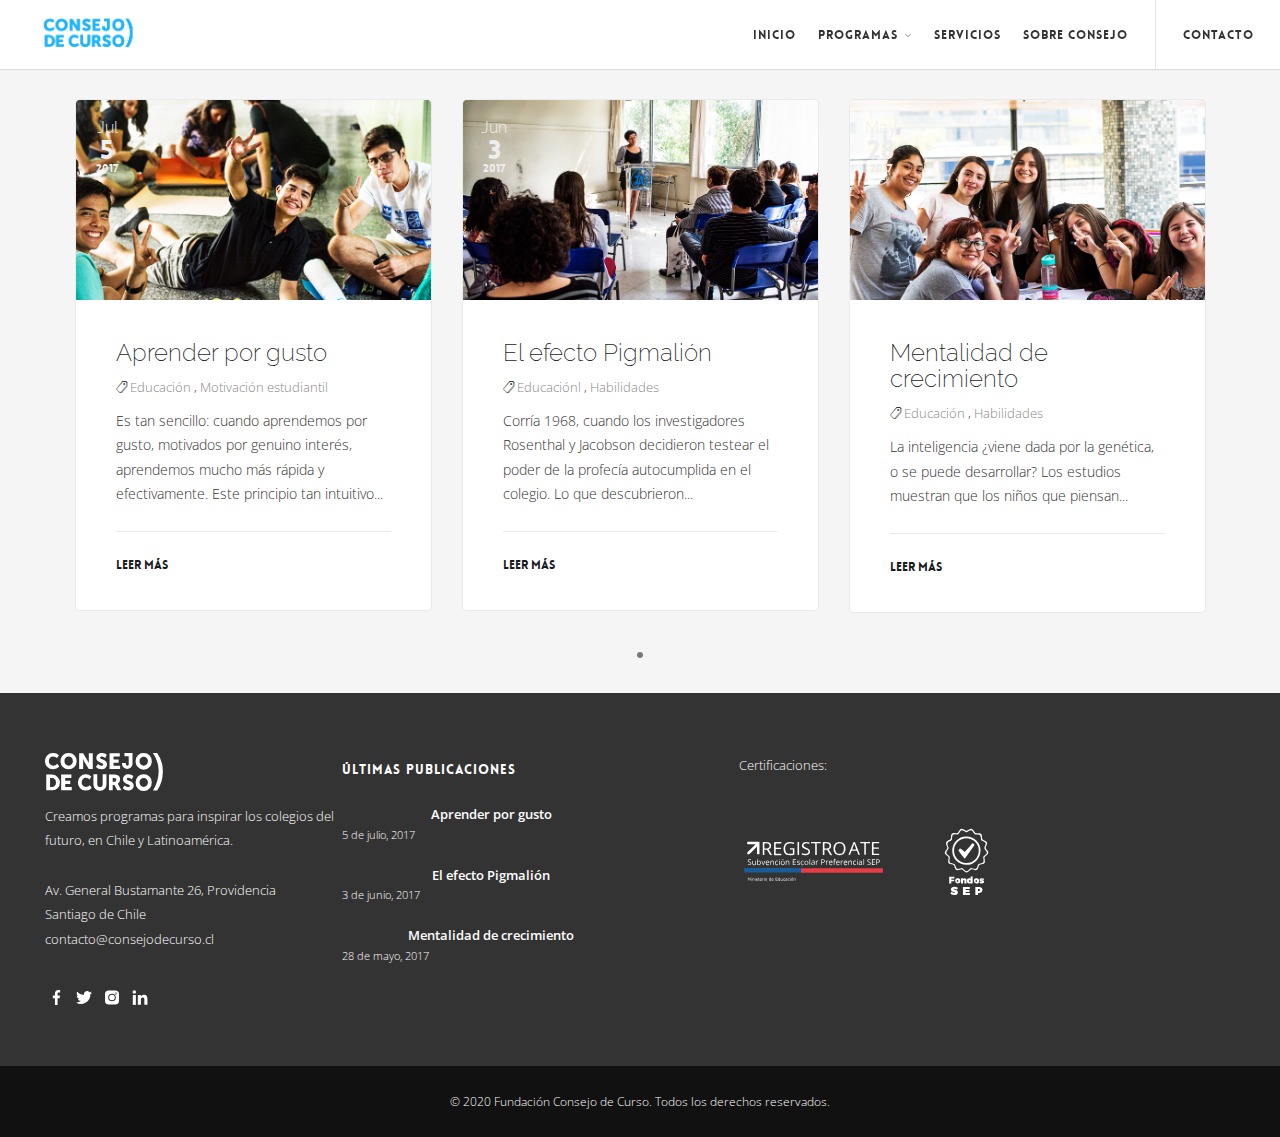
<file: blog.html>
<!DOCTYPE html>
<html lang="en">
    <head>
      <script>
      <!-- Google Analytics -->
      (function(i,s,o,g,r,a,m){i['GoogleAnalyticsObject']=r;i[r]=i[r]||function(){
        (i[r].q=i[r].q||[]).push(arguments)},i[r].l=1*new Date();a=s.createElement(o),
        m=s.getElementsByTagName(o)[0];a.async=1;a.src=g;m.parentNode.insertBefore(a,m)
      })(window,document,'script','https://www.google-analytics.com/analytics.js','ga');

      ga('create', 'UA-44823062-1', 'auto');
      ga('send', 'pageview');
      </script>
        <meta charset="utf-8">
        <meta http-equiv="X-UA-Compatible" content="IE=edge">
        <meta name="viewport" content="width=device-width, initial-scale=1">
        <title>Blog - Fundación Consejo de Curso</title>
        <link href="img/assets/favicon.png" rel="icon" type="image/png">
        <link href="css/plugins.css" rel="stylesheet" type="text/css">
        <link href="css/theme.css" rel="stylesheet" type="text/css">
        <link href="css/ionicons.min.css" rel="stylesheet" type="text/css">
        <link href="css/et-line-icons.css" rel="stylesheet" type="text/css">
        <link href="css/themify-icons.css" rel="stylesheet" type="text/css">
        <link href="fonts/lovelo/stylesheet.css" rel="stylesheet" type="text/css">
        <link href='https://fonts.googleapis.com/css?family=Raleway:100,200,300,400%7COpen+Sans:400,300' rel='stylesheet' type='text/css'>
        <link href="css/custom.css" rel="stylesheet" type="text/css">
        <link href="css/colors/blue.css" id="color-scheme" rel="stylesheet" type="text/css">
    </head>
    <body>

        <!-- Start Header -->
        <nav class="navbar navbar-default fullwidth">
            <div class="container">

                <div class="navbar-header">
                    <div class="container">
                        <button type="button" class="navbar-toggle collapsed" data-toggle="collapse" data-target="#navbar" aria-expanded="false" aria-controls="navbar">
                            <span class="sr-only">Toggle navigation</span>
                            <span class="icon-bar top-bar"></span>
                            <span class="icon-bar middle-bar"></span>
                            <span class="icon-bar bottom-bar"></span>
                        </button>
                        <a class="navbar-brand" href="index.html"><img src="img/assets/logo_light3.png" class="logo-light"
                            alt="#"><img src="img/assets/logo_dark3.png" class="logo-dark" alt="#"></a></div>
                </div>

                <div id="navbar" class="navbar-collapse collapse">
                    <div class="container">
                        <ul class="nav navbar-nav menu-right">
                            <li><a href="index.html">Inicio</a></li>
                            <li class="dropdown"><a class="dropdown-toggle">Programas<i class="ti-angle-down"></i></a>
                                <ul class="dropdown-menu">
                                    <li><a href="https://aula42.org" target="_blank">Aula 42</a></li>
                                    <li><a href="http://academiadeverano.cl/" target="_blank">Academia de Verano</a></li>
                                    <li><a href="./verano-trampolin.html">Verano Trampolín</a></li>
                                    <li><a href="https://www.transformaverano.cl/index.html" target="_blank">Transforma
                                            Verano</a></li>
                                    <li><a href="http://escueladeinvierno.cl/" target="_blank">Escuela de Invierno</a></li>
                                </ul>
                            </li>
                            <li><a href="servicios-ate.html">Servicios</a></li>
                            <li><a href="sobre-nosotros.html">Sobre Consejo</a></li>
                            <li class="nav-separator"></li>
                            <li><a href="contactanos.html">Contacto</a></li>
                        </ul>
                    </div>
                </div>
            </div>
        </nav>
        <!-- End Header -->

        <!-- Portfolio -->
        <section class="blog">
            <div class="container">
                <div class="row">

                    <div class="blog-carousel blog-columns cbp" id="js-blog-carousel">

                        <div class="cbp-item wander lifestyle">
                            <div class="post-date">
                                <h4 class="month">Jul</h4>
                                <h3 class="day">5</h3>
                                <span class="year">2017</span>
                            </div>
                            <a href="#" class="cbp-caption">
                                <div class="cbp-caption-defaultWrap">
                                    <img src="img/blog/educacion-por-el-gusto-de-aprender.png">
                                </div>
                                <div class="cbp-caption-activeWrap">
                                    <div class="cbp-l-caption-alignCenter">
                                        <div class="cbp-l-caption-body">
                                            <div class="cbp-l-caption-desc"><i class="ion-android-more-horizontal"></i></div>
                                        </div>
                                    </div>
                                </div>
                            </a>
                            <div class="blog-thumb-desc">
                                <a class="link-to-post" href="#"><h4>Aprender por gusto</h4></a>
                                <p class="blog-post-categories">
                                    <span><i class="ion-ios-pricetags-outline"></i></span>
                                    <a href="#">Educación</a>
                                    <span>,</span>
                                    <a href="#">Motivación estudiantil</a>
                                </p>
                                <p class="excerpt">Es tan sencillo: cuando aprendemos por gusto, motivados por genuino interés, aprendemos mucho más rápida y efectivamente. Este principio tan intuitivo...</p>
                                <a class="read-more-link btn-appear" href="#"><span>Leer más <i class="ion-android-arrow-forward"></i></span></a>
                            </div>
                        </div>

                        <div class="cbp-item travel other">
                            <div class="post-date">
                                <h4 class="month">Jun</h4>
                                <h3 class="day">3</h3>
                                <span class="year">2017</span>
                            </div>
                            <a href="#" class="cbp-caption">
                                <div class="cbp-caption-defaultWrap">
                                    <img src="img/blog/mentalidad-de-crecimiento.png">
                                </div>
                                <div class="cbp-caption-activeWrap">
                                    <div class="cbp-l-caption-alignCenter">
                                        <div class="cbp-l-caption-body">
                                            <div class="cbp-l-caption-desc"><i class="ion-android-more-horizontal"></i></div>
                                        </div>
                                    </div>
                                </div>
                            </a>
                            <div class="blog-thumb-desc">
                                <a class="link-to-post" href="#"><h4>El efecto Pigmalión</h4></a>
                                <p class="blog-post-categories">
                                    <span><i class="ion-ios-pricetags-outline"></i></span>
                                    <a href="#">Educaciónl</a>
                                    <span>,</span>
                                    <a href="#">Habilidades</a>
                                </p>
                                <p class="excerpt">Corría 1968, cuando los investigadores Rosenthal y Jacobson decidieron testear el poder de la profecía autocumplida en el colegio. Lo que descubrieron...</p>
                                <a class="read-more-link btn-appear" href="#"><span>Leer más <i class="ion-android-arrow-forward"></i></span></a>
                            </div>
                        </div>

                        <div class="cbp-item travel other">
                            <div class="post-date">
                                <h4 class="month">May</h4>
                                <h3 class="day">28</h3>
                                <span class="year">2017</span>
                            </div>
                            <a href="#" class="cbp-caption">
                                <div class="cbp-caption-defaultWrap">
                                    <img src="img/blog/por-que-trabajar-en-verano.png">
                                </div>
                                <div class="cbp-caption-activeWrap">
                                    <div class="cbp-l-caption-alignCenter">
                                        <div class="cbp-l-caption-body">
                                            <div class="cbp-l-caption-desc"><i class="ion-android-more-horizontal"></i></div>
                                        </div>
                                    </div>
                                </div>
                            </a>
                            <div class="blog-thumb-desc">
                                <a class="link-to-post" href="#"><h4>Mentalidad de crecimiento</h4></a>
                                <p class="blog-post-categories">
                                    <span><i class="ion-ios-pricetags-outline"></i></span>
                                    <a href="#">Educación</a>
                                    <span>,</span>
                                    <a href="#">Habilidades</a>
                                </p>
                                <p class="excerpt">La inteligencia ¿viene dada por la genética, o se puede desarrollar? Los estudios muestran que los niños que piensan... </p>
                                <a class="read-more-link btn-appear" href="#"><span>Leer más <i class="ion-android-arrow-forward"></i></span></a>
                            </div>
                        </div>





                    </div>

                </div>
            </div>
        </section>
        <!-- End Portfolio -->

        <!-- Footer One -->
    <footer id="footer-1">

        <div class="footer-columns">
            <div class="container">
                <div class="row">

                    <div class="col-md-3">
                        <img src="img/assets/logo_light-footer.svg" width="40%">
                        <p>Creamos programas para inspirar los colegios del futuro, en Chile y Latinoamérica.<br><br>
                            Av. General Bustamante 26, Providencia<br> Santiago de Chile<br>
                            contacto@consejodecurso.cl<br><br></p>
                        <a href="https://www.facebook.com/consejodecursoCL" target=»_blank»><img
                                src="img/social/facebook.svg" width="8%"></a>
                        <a href="https://twitter.com/consejodecurso" target=»_blank»><img src="img/social/twitter.svg"
                                width="8%"></a>
                        <a href="https://www.instagram.com/consejodecurso/?hl=es-la" target=»_blank»><img
                                src="img/social/instagram.svg" width="8%"></a>
                        <a href="https://www.linkedin.com/company/fundaci%C3%B3n-consejo-de-curso/" target=»_blank»><img
                                src="img/social/linkedin.svg" width="8%"></a>
                    </div>

                    <div class="col-md-3">
                        <h4 class="subheading">Últimas publicaciones</h4>
                        <ul class="footer-recent-posts">
                            <li><a href="blog.html">Aprender por gusto</a><span class="recent-post-date">5 de julio,
                                    2017</span></li>
                            <li><a href="blog.html">El efecto Pigmalión</a><span class="recent-post-date">3 de junio,
                                    2017</span></li>
                            <li><a href="blog.html">Mentalidad de crecimiento</a><span class="recent-post-date">28 de
                                    mayo, 2017</span></li>
                        </ul>

                    </div>
                    <div class="col-md-1">
                    </div>
                    <div class="col-md-5">

                        <p>Certificaciones:<br><br></p>
                        <a href="certificado_ate.pdf" target="_blank"><img src="img/assets/ate.svg" width="30%"></a>
                        <a href="https://www.ayudamineduc.cl/ficha/uso-de-recursos-sep-12" target=»_blank»><img
                                src="img/assets/sep.svg" width="30%"></a>

                    </div>

                </div>
            </div>
        </div>
        <div class="footer-copyright">
            <div class="row">
                <div class="text-center">
                    <p>© 2020 <a href="index.html" class="logo">Fundación Consejo de Curso. </a> Todos los derechos
                        reservados. </p>
                </div>
            </div>
        </div>

    </footer>
    <!-- End Footer One -->

        <!-- Start Back To Top -->
        <a id="back-to-top"><i class="icon ion-chevron-up"></i></a>
        <!-- End Back To Top -->

        <!-- Scripts -->
        <script src="js/jquery.min.js"></script>
        <script src="js/plugins.js"></script>
        <script src="js/scripts.js"></script>

    </body>
</html>
</file>
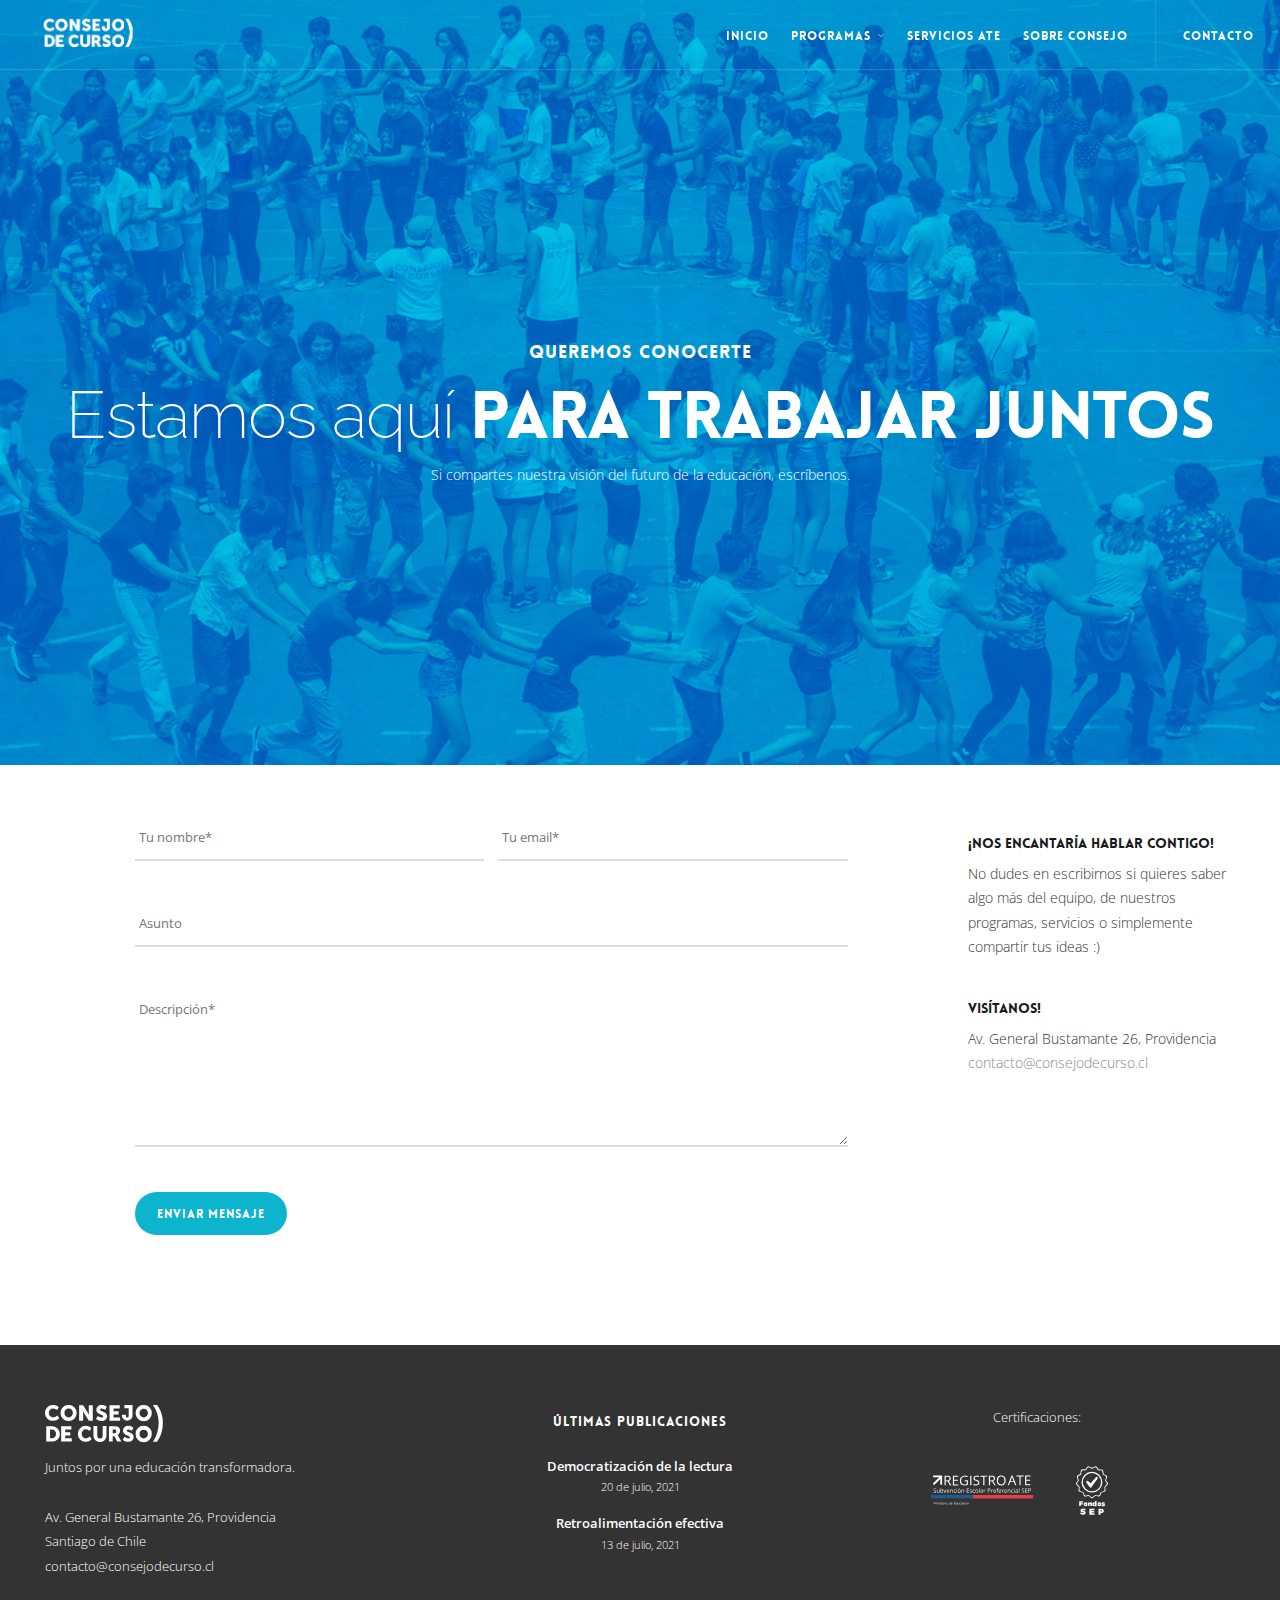
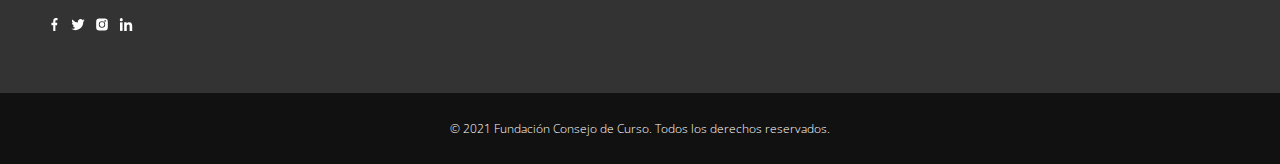
<file: contactanos.html>
<!DOCTYPE html>
<html lang="en">

<head>
    <script>
    //   <!--Google Analytics-- >
            (function (i, s, o, g, r, a, m) {
                i['GoogleAnalyticsObject'] = r; i[r] = i[r] || function () {
                    (i[r].q = i[r].q || []).push(arguments)
                }, i[r].l = 1 * new Date(); a = s.createElement(o),
                    m = s.getElementsByTagName(o)[0]; a.async = 1; a.src = g; m.parentNode.insertBefore(a, m)
            })(window, document, 'script', 'https://www.google-analytics.com/analytics.js', 'ga');

        ga('create', 'UA-44823062-1', 'auto');
        ga('send', 'pageview');

    </script>

    <meta charset="utf-8">
    <meta http-equiv="X-UA-Compatible" content="IE=edge">
    <meta name="viewport" content="width=device-width, initial-scale=1">
    <title>Contacto | Fundación Consejo de Curso</title>
    <link href="img/assets/favicon.png" rel="icon" type="image/png">
    <link href="css/plugins.css" rel="stylesheet" type="text/css">
    <link href="css/theme.css" rel="stylesheet" type="text/css">
    <link href="css/ionicons.min.css" rel="stylesheet" type="text/css">
    <link href="css/et-line-icons.css" rel="stylesheet" type="text/css">
    <link href="css/themify-icons.css" rel="stylesheet" type="text/css">
    <link href="fonts/lovelo/stylesheet.css" rel="stylesheet" type="text/css">
    <link href='https://fonts.googleapis.com/css?family=Raleway:100,200,300,400%7COpen+Sans:400,300' rel='stylesheet'
        type='text/css'>
    <link href="css/custom.css" rel="stylesheet" type="text/css">
    <link href="css/colors/blue.css" id="color-scheme" rel="stylesheet" type="text/css">
    <script src="js/jquery.min.js"></script>

</head>

<body>

    <!-- Start Header -->
    <nav class="navbar navbar-default fullwidth transparent">
        <div class="container">

            <div class="navbar-header">
                <div class="container">
                    <button type="button" class="navbar-toggle collapsed" data-toggle="collapse" data-target="#navbar"
                        aria-expanded="false" aria-controls="navbar">
                        <span class="sr-only">Toggle navigation</span>
                        <span class="icon-bar top-bar"></span>
                        <span class="icon-bar middle-bar"></span>
                        <span class="icon-bar bottom-bar"></span>
                    </button>
                    <a class="navbar-brand" href="./index.html"><img src="img/assets/logo_light3.png" class="logo-light"
                            alt="#"><img src="img/assets/logo_dark3.png" class="logo-dark" alt="#"></a>
                </div>
            </div>

            <div id="navbar" class="navbar-collapse collapse">
                <div class="container">
                    <ul class="nav navbar-nav menu-right">
                        <li><a href="index.html">Inicio</a></li>
                        <li class="dropdown"><a class="dropdown-toggle">Programas<i class="ti-angle-down"></i></a>
                            <ul class="dropdown-menu">
                                <li><a href="https://aula42.org" target="_blank">Aula 42</a></li>
                                <li><a href="http://academiadeverano.cl/" target="_blank">Academia de Verano</a></li>
                                <li><a href="./verano-trampolin.html">Verano Trampolín</a></li>
                                <li><a>Trampolín a la Lectura</a></li>
                                <li><a href="https://www.trampolinfm.cl/" target="_blank">Trampolín FM</a></li>
                                <li><a>Transforma Verano</a></li>
                                <li><a>Escuela de invierno</a></li>
                                <li><a href="https://summerfirst.cl/" target="_blank">SummerFirst</a></li>

                            </ul>
                        </li>
                        <li><a href="servicios-ate.html">Servicios ATE</a></li>
                        <li><a href="sobre-nosotros.html">Sobre Consejo</a></li>
                        <li class="nav-separator"></li>
                        <li><a href="contactanos.html">Contacto</a></li>
                    </ul>
                </div>
            </div>
            </divsomeHiddenDiv>
    </nav>
    <!-- End Header -->

    <!-- Page Hero -->
    <section class="hero-fullwidth parallax bg-contactanos">
        <div class="hero-container">
            <div class="hero-content text-center">

                <div class="col-sm-12 text-center white contact-creative">
                    <p class="subheading white">Queremos conocerte</p>
                    <h1>Estamos aquí <span class="bold">para trabajar juntos</span> </h1>
                    <p>Si compartes nuestra visión del futuro de la educación, escríbenos.</p>
                </div>

            </div>
        </div>
    </section>
    <!-- End Page Hero -->

    <!-- Start Contact Form Section -->
    <section id=email class="pt20 pb90">
        <div class="container">
            <div class="row">

                <div class="contact col-md-9">
                    <div id="message"></div>

                    <!-- Contact Form will be functional only on your server. Upload to your server when testing. -->
                    <form method="post" name="contactform" id="contactform">
                        <fieldset><input name="name" type="text" id="name" placeholder="Tu nombre*" required />
                        </fieldset>
                        <fieldset><input name="email" type="text" id="email" placeholder="Tu email*" required />
                        </fieldset>
                        <input name="asunto" type="text" id="asunto" placeholder="Asunto" required />
                        <textarea name="descripcion" cols="40" rows="3" id="descripcion" placeholder="Descripción*"
                            required></textarea>
                        <input type="submit" onclick="ga('send', 'event', 'Contact-Button', 'hit', 'Boton Contacto');"
                            class="submit btn btn-md btn-primary" id="submit" value="Enviar mensaje" />
                    </form>
                    <div id="prueba" style="display: none; align-content:center;">
                        <h5>Muchas gracias por tu mensaje!<h5>
                    </div>
                </div>

                <div class="col-md-3 contact-side">
                    <div class="side-info">
                        <h5>¡Nos encantaría hablar contigo!</h5>
                        <p>No dudes en escribirnos si quieres saber algo más del equipo, de nuestros programas,
                            servicios o simplemente compartir tus ideas :)</p>
                    </div>
                    <div class="side-info">
                        <h5>Visítanos!</h5>
                        <p>
                            Av. General Bustamante 26, Providencia
                            <br>
                            <a href="mailto:contacto@consejodecurso.cl">contacto@consejodecurso.cl</a>
                        </p>
                    </div>
                    
                </div>

            </div>
        </div>
    </section>
    <!-- End Contact Form Section -->

     <!-- Footer One -->
    <footer id="footer-1">

        <div class="footer-columns">
            <div class="container">
                <div class="row">

                    <div class="col-md-4">
                        <img src="img/assets/logo_light-footer.svg" class="img-footer">
                        <p>Juntos por una educación transformadora.<br><br>
                            Av. General Bustamante 26, Providencia<br> Santiago de Chile<br>
                            contacto@consejodecurso.cl<br><br></p>
                        <a href="https://www.facebook.com/consejodecursoCL" target=»_blank»><img
                                src="img/social/facebook.svg" width="5%"></a>
                        <a href="https://twitter.com/consejodecurso" target=»_blank»><img src="img/social/twitter.svg"
                                width="5%"></a>
                        <a href="https://www.instagram.com/consejodecurso/?hl=es-la" target=»_blank»><img
                                src="img/social/instagram.svg" width="5%"></a>
                        <a href="https://www.linkedin.com/company/fundaci%C3%B3n-consejo-de-curso/" target=»_blank»><img
                                src="img/social/linkedin.svg" width="5%"></a>
                    </div>

                    <div class="col-md-4 publicaiones-caja">
                        <h4 class="subheading">Últimas publicaciones</h4>
                        <ul class="footer-recent-posts">
                            <li><a href="./blog-democratizacion-lectura.html">Democratización de la lectura</a>
                                <p class="recent-post-date">20 de julio,
                                    2021</p>
                            <li><a href="./blog-retroalimentacion1.html">Retroalimentación efectiva</a>
                                <p class="recent-post-date">13 de julio,
                                    2021</p>
                            </li>
                            
                        </ul>
                    </div>

                    <div class="col-md-4 registros-caja">

                        <p>Certificaciones:<br><br></p>
                        <div class="caja-logos-registro">
                            <a href="certificado_ate.pdf" target="_blank"><img src="img/assets/ate.svg"></a>
                            <a href="https://www.ayudamineduc.cl/ficha/uso-de-recursos-sep-12" target=»_blank»><img
                                    src="img/assets/sep.svg"></a>
                        </div>


                    </div>

                </div>
            </div>
        </div>
        <div class="footer-copyright">
            <div class="row">
                <div class="text-center">
                    <p>© 2021 <a href="index.html" class="logo">Fundación Consejo de Curso. </a> Todos los derechos
                        reservados. </p>
                </div>
            </div>
        </div>

    </footer>

    <!-- End Footer One -->

    <!-- Start Back To Top -->
    <a id="back-to-top"><i class="icon ion-chevron-up"></i></a>
    <!-- End Back To Top   -->

    <!-- Scripts -->
    <script src="js/jquery.min.js"></script>
    <script src="js/plugins.js"></script>
    <script src="js/scripts.js"></script>
    <script>
        $(function () {
            $('#contactform').submit(function () {
                // show a hidden div to indicate progression
                $('#prueba').show();
                $('#contactform').hide();

                // kick off AJAX
                $.ajax({
                    url: "https://0wg6a18pg8.execute-api.us-west-2.amazonaws.com/prod/contacto",
                    type: this.method,
                    data: $(this).serialize(),
                    success: function () {
                        // AJAX request finished, handle the results and hide progress
                        $('#prueba').hide();
                    }
                });
                return false;
            });
        });
    </script>
</body>

</html>
</file>
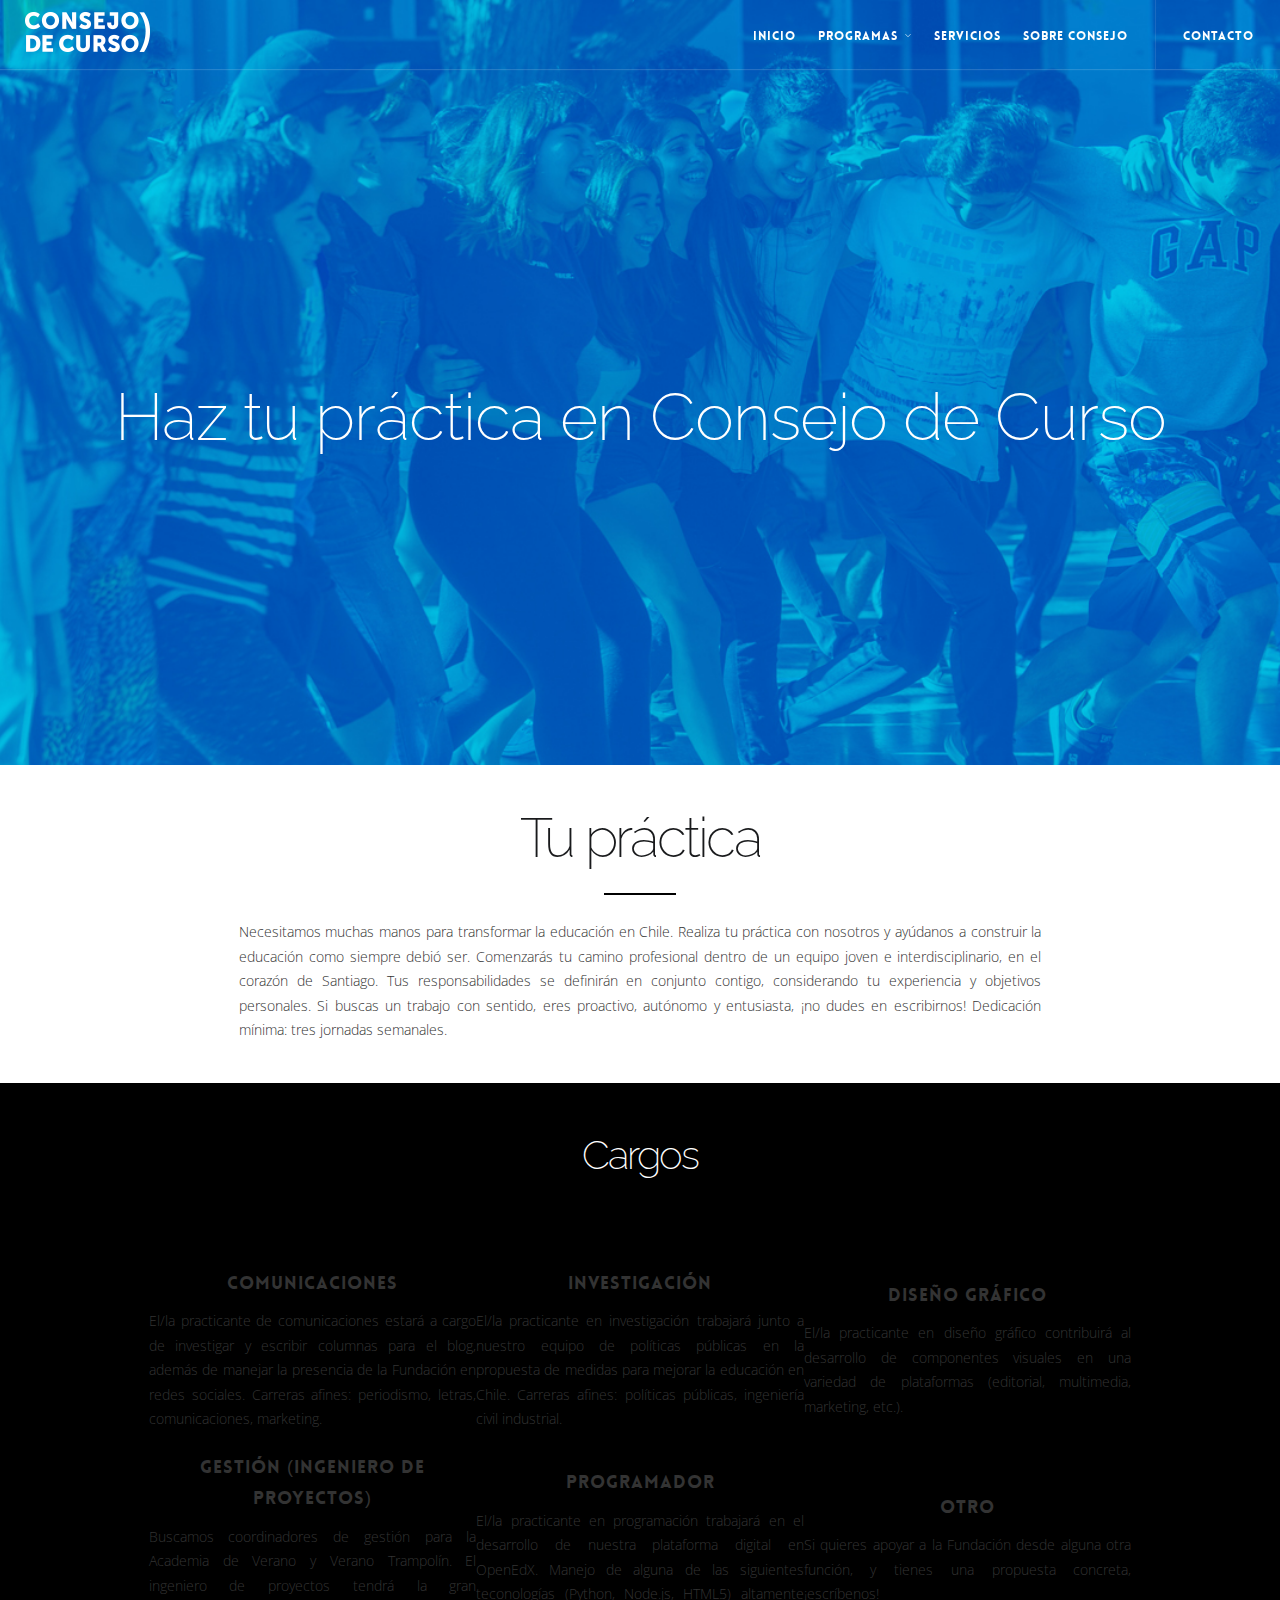
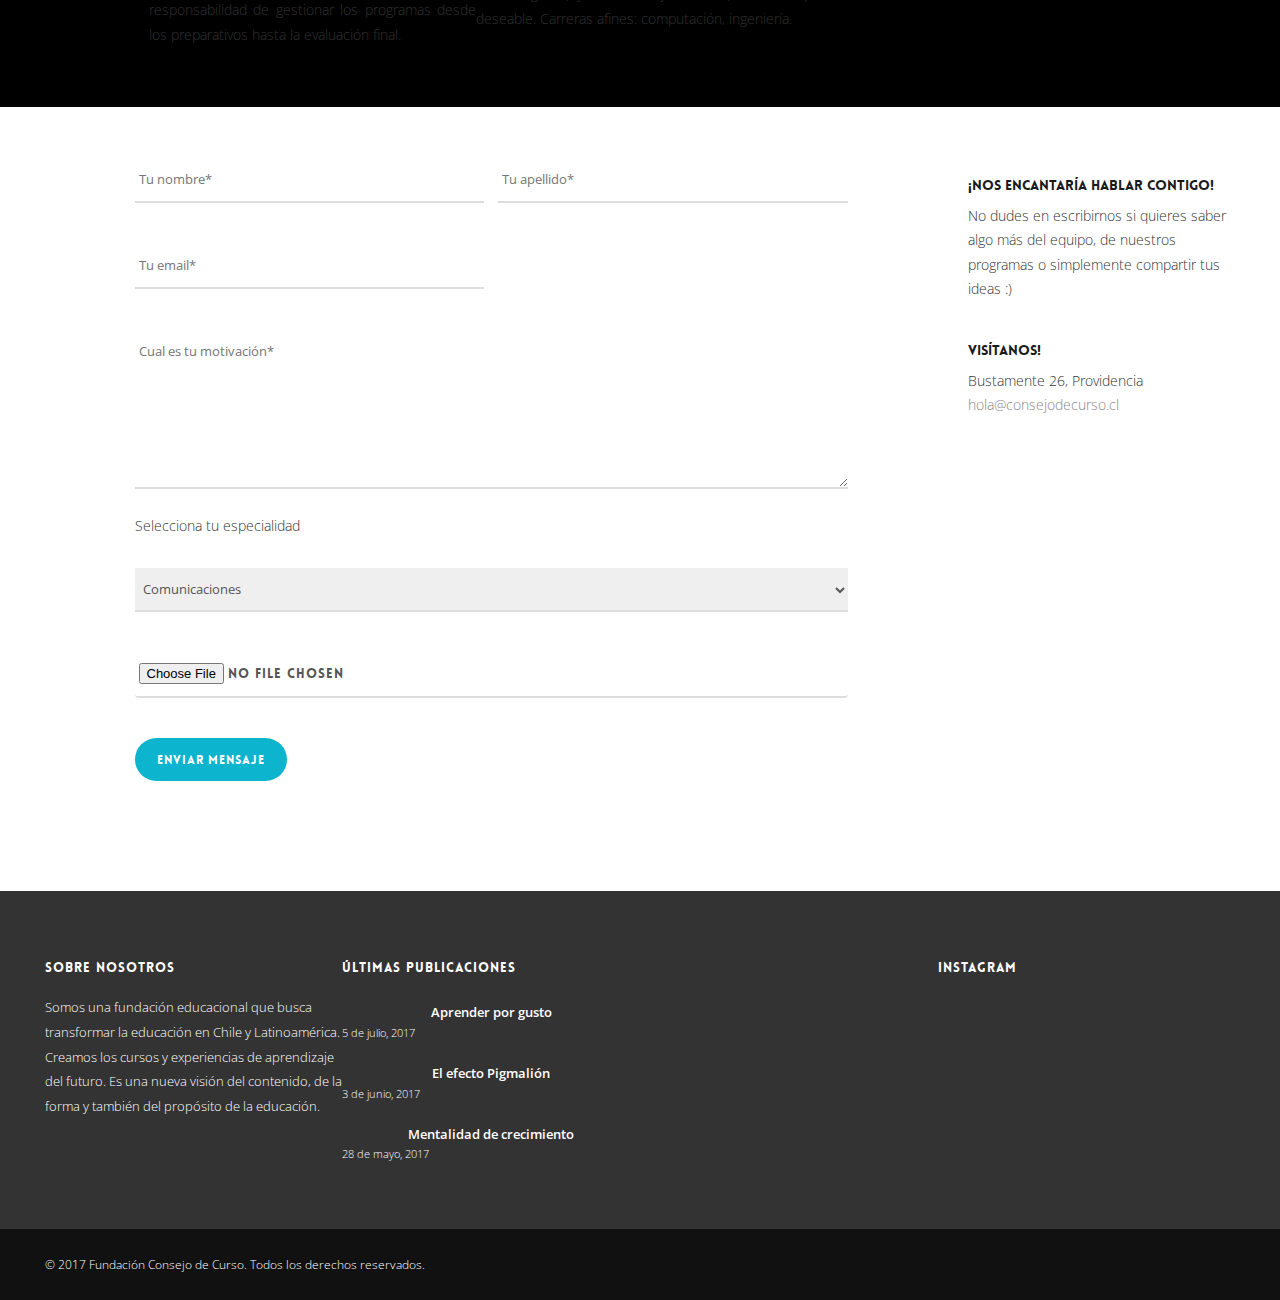
<file: practica.html>
<!DOCTYPE html>
<html lang="en">
    <head>
      <script>
      <!-- Google Analytics -->
      (function(i,s,o,g,r,a,m){i['GoogleAnalyticsObject']=r;i[r]=i[r]||function(){
        (i[r].q=i[r].q||[]).push(arguments)},i[r].l=1*new Date();a=s.createElement(o),
        m=s.getElementsByTagName(o)[0];a.async=1;a.src=g;m.parentNode.insertBefore(a,m)
      })(window,document,'script','https://www.google-analytics.com/analytics.js','ga');

      ga('create', 'UA-44823062-1', 'auto');
      ga('send', 'pageview');

      </script>

        <meta charset="utf-8">
        <meta http-equiv="X-UA-Compatible" content="IE=edge">
        <meta name="viewport" content="width=device-width, initial-scale=1">
        <title>Haz tu práctica con nosotros - Fundación Consejo de Curso</title>
        <link href="img/assets/favicon.png" rel="icon" type="image/png">
        <link href="css/plugins.css" rel="stylesheet" type="text/css">
        <link href="css/theme.css" rel="stylesheet" type="text/css">
        <link href="css/ionicons.min.css" rel="stylesheet" type="text/css">
        <link href="css/et-line-icons.css" rel="stylesheet" type="text/css">
        <link href="css/themify-icons.css" rel="stylesheet" type="text/css">
        <link href="fonts/lovelo/stylesheet.css" rel="stylesheet" type="text/css">
        <link href='https://fonts.googleapis.com/css?family=Raleway:100,200,300,400%7COpen+Sans:400,300' rel='stylesheet' type='text/css'>
        <link href="css/custom.css" rel="stylesheet" type="text/css">
        <link href="css/colors/blue.css" id="color-scheme" rel="stylesheet" type="text/css">
        <script src="js/jquery.min.js"></script>
        </head>
    <body>

        <!-- Start Header -->
        <nav class="navbar navbar-default fullwidth transparent">
            <div class="container">

                <div class="navbar-header">
                    <div class="container">
                        <button type="button" class="navbar-toggle collapsed" data-toggle="collapse" data-target="#navbar" aria-expanded="false" aria-controls="navbar">
                            <span class="sr-only">Toggle navigation</span>
                            <span class="icon-bar top-bar"></span>
                            <span class="icon-bar middle-bar"></span>
                            <span class="icon-bar bottom-bar"></span>
                        </button>
                        <a class="navbar-brand" href="./index.html"><img src="img/assets/logo-light.png" class="logo-light" alt="#"><img src="img/assets/logo-dark.png" class="logo-dark" alt="#"></a>
                    </div>
                </div>

                <div id="navbar" class="navbar-collapse collapse">
                    <div class="container">
                        <ul class="nav navbar-nav menu-right">
                            <li><a href="index.html">Inicio</a></li>
                            <li class="dropdown"><a class="dropdown-toggle">Programas<i class="ti-angle-down"></i></a>
                                <ul class="dropdown-menu">
                                    <li><a href="https://aula42.org" target="_blank">Aula 42</a></li>
                                    <li><a href="http://academiadeverano.cl/" target="_blank">Academia de Verano</a></li>
                                    <li><a href="./verano-trampolin.html">Verano Trampolín</a></li>
                                    <li><a href="https://www.transformaverano.cl/index.html" target="_blank">Transforma
                                            Verano</a></li>
                                    <li><a href="https://summerfirst.cl/" target="_blank">SummerFirst</a></li>
                                    <li><a href="https://www.trampolinfm.cl/" target="_blank">Trampolín FM</a></li>
                                </ul>
                            </li>
                            <li><a href="servicios-ate.html">Servicios</a></li>
                            <li><a href="sobre-nosotros.html">Sobre Consejo</a></li>
                            <li class="nav-separator"></li>
                            <li><a href="contactanos.html">Contacto</a></li>
                        </ul>
                    </div>
                </div>
            </divsomeHiddenDiv>
        </nav>
        <!-- End Header -->

        <!-- Page Hero -->
        <section class="hero-fullwidth parallax bg-blue">
            <div class="hero-container">
                <div class="hero-content text-center">
                    <div class="col-sm-12 text-center white contact-creative">
                      <h1>Haz tu práctica en Consejo de Curso</h1>
                    </div>
                </div>
            </div>
        </section>
        <!-- End Page Hero -->

        <!-- Text Section -->
        <section class="text-center" style="padding-top: 30px;">
          <h2>Tu práctica</h2>
          <hr class="separator">
          <div class="row center-cc">
            <p class="col-md-9 just" style="padding-bottom: 30px">
              Necesitamos muchas manos para transformar la educación en Chile.
              Realiza tu práctica con nosotros y ayúdanos a construir la educación como siempre debió ser.
              Comenzarás tu camino profesional dentro de un equipo joven e interdisciplinario, en el corazón de Santiago.
              Tus responsabilidades se definirán en conjunto contigo, considerando tu experiencia y objetivos personales.
              Si buscas un trabajo con sentido, eres proactivo, autónomo y entusiasta, ¡no dudes en escribirnos!
              Dedicación mínima: tres jornadas semanales.
            </p>
          </div>

        </section>


          <section class="bg-black">

                  <div class="text-center" >
                    <div class="col-md-8 col-sm-10 col-xs-10 section-heading white">
                        <h2><br>Cargos</h2>
                        <hr class="separator">
                      </div>
                    <div class="row center-cc">

                      <div class="col-m-3 col-sm-3 col-xs-12 justify-cc">
                          <p class="subheading text-center">Comunicaciones</p>
                          <p>El/la practicante de comunicaciones estará a cargo de investigar y escribir columnas para el blog,
                            además de manejar la presencia de la Fundación en redes sociales. Carreras afines: periodismo, letras,
                            comunicaciones, marketing. </p>
                      </div>
                      <div class="col-m-3 col-sm-3 col-xs-12 justify-cc">
                          <p class="subheading text-center">Investigación</p>
                          <p>El/la practicante en investigación trabajará junto a nuestro equipo de políticas públicas en la propuesta
                            de medidas para mejorar la educación en Chile. Carreras afines: políticas públicas, ingeniería civil industrial. </p>
                      </div>
                      <div class="col-m-3 col-sm-3 col-xs-12 justify-cc">
                          <p class="subheading text-center">Diseño Gráfico</p>
                          <p>El/la practicante en diseño gráfico contribuirá al desarrollo de componentes
                            visuales en una variedad de plataformas (editorial, multimedia, marketing, etc.). </p>
                      </div>
                    </div>
                    <div class="row text-center center-cc" style="padding-top: 10px;">
                      <div class="col-m-3 col-sm-3 col-xs-12 justify-cc">
                          <p class="subheading text-center">Gestión (Ingeniero de Proyectos)</p>
                          <p>Buscamos coordinadores de gestión para la Academia de Verano y Verano Trampolín.
                            El ingeniero de proyectos tendrá la gran responsabilidad de gestionar los programas
                            desde los preparativos hasta la evaluación final. </p>
                      </div>
                      <div class="col-m-3 col-sm-3 col-xs-12 justify-cc">
                          <p class="subheading text-center">Programador</p>
                          <p>El/la practicante en programación trabajará en el desarrollo de nuestra plataforma digital en OpenEdX.
                            Manejo de alguna de las siguientes teconologías (Python, Node.js, HTML5) altamente deseable.
                            Carreras afines: computación, ingeniería. </p>
                      </div>
                      <div class="col-m-3 col-sm-3 col-xs-12 justify-cc">
                          <p class="subheading text-center">Otro</p>
                          <p>Si quieres apoyar a la Fundación desde alguna otra función, y tienes una propuesta concreta, ¡escríbenos! </p>
                      </div>
                    </div>
                  </div>
            </section>

        <!-- Start Contact Form Section -->
        <section id=email class="pt20 pb90">
            <div class="container">
                <div class="row">

                    <div class="contact col-md-9">
                        <div id="message"></div>
                        <div id="prueba" style="display: none; align:center;"><h5>Muchas gracias por tu interés!<h5></div>
                        <!-- Contact Form will be functional only on your server. Upload to your server when testing. -->
                        <form method="post" name="contactform" id="contactform">
                            <fieldset><input name="nombre" type="text" id="nombre" placeholder="Tu nombre*" required/></fieldset>
                            <fieldset><input name="apellido" type="text" id="apellidoe" placeholder="Tu apellido*" required/></fieldset>
                            <fieldset><input name="email" type="email" id="email" placeholder="Tu email*"/ required></fieldset>
                            <textarea name="motivacion" cols="40" rows="3" id="motivacion" placeholder="Cual es tu motivación*"></textarea>
                            <p>Selecciona tu especialidad</p><select class="" name="cargo" placeholder="cargo">
                              <option value="Comunicaciones">Comunicaciones</option>
                              <option value="Investigacion">Investigación</option>
                              <option value="Diseño Grafico">Diseño Gráfico</option>
                              <option value="Ingeniero en Gestion">Ingeniero en Gestion</option>
                              <option value="Programador">Programador</option>
                              <option value="Otro">Otro</option>
                            <input class="btn"type="file" id="uploadfiles" name="cv" value="file" placeholder="Adjunta tu curriculum">
                            <input type="submit" onclick="ga('send', 'event', 'Contact-Button', 'hit', 'Boton Practicante');"class="submit btn btn-md btn-primary" id="submit" value="Enviar mensaje" />
                        </form>
                        <div id="prueba" style="display: none; align:center;"><h5>Muchas gracias por tu mensaje!<h5></div>
                    </div>

                    <div class="col-md-3 contact-side">
                        <div class="side-info">
                            <h5>¡Nos encantaría hablar contigo!</h5>
                            <p>No dudes en escribirnos si quieres saber algo más del equipo, de nuestros programas o simplemente compartir tus ideas :)</p>
                        </div>
                        <div class="side-info">
                            <h5>Visítanos!</h5>
                            <p>
                                Bustamente 26, Providencia
                                <br>
                                <a href="mailto:hola@consejodecurso.cl">hola@consejodecurso.cl</a>
                            </p>
                        </div>
                        <!--<div class="sidebar-share">
                            <ul class="list-inline">
                                <li><a href="#"><i class="ti-twitter-alt"></i></a></li>
                                <li><a href="#"><i class="ti-facebook"></i></a></li>
                                <li><a href="#"><i class="ti-linkedin"></i></a></li>
                                <li><a href="#"><i class="ti-pinterest-alt"></i></a></li>
                                <li><a href="#"><i class="ti-google"></i></a></li>
                            </ul>
                        </div>  -->
                    </div>

                </div>
            </div>
        </section>
        <!-- End Contact Form Section -->


        <!-- Footer One -->
        <footer id="footer-1">

            <div class="footer-columns">
                <div class="container">
                    <div class="row">

                      <div class="col-md-3">
                          <h4 class="subheading">Sobre nosotros</h4>
                          <p>Somos una fundación educacional que busca transformar la educación en Chile y Latinoamérica. Creamos los cursos y experiencias de aprendizaje del futuro. Es una nueva visión del contenido, de la forma y también del propósito de la educación. </p>
                      </div>

                      <div class="col-md-3">
                          <h4 class="subheading">Últimas publicaciones</h4>
                          <ul class="footer-recent-posts">
                              <li><a href="blog.html">Aprender por gusto</a><span class="recent-post-date">5 de julio, 2017</span></li>
                              <li><a href="blog.html">El efecto Pigmalión</a><span class="recent-post-date">3 de junio, 2017</span></li>
                              <li><a href="blog.html">Mentalidad de crecimiento</a><span class="recent-post-date">28 de mayo, 2017</span></li>
                          </ul>
                      </div>


                        <div class="col-md-3">
                            <h4 class="subheading"></h4>
                            <div></div>
                        </div>
                        <div class="col-md-3">
                            <h4 class="subheading">Instagram</h4>
                            <div id="instagram-feed" data-instagram-username="consejodecurso"><ul></ul></div>
                        </div>

                    </div>
                </div>
            </div>

            <div class="footer-copyright">
                <div class="container">
                    <div class="row">

                        <div class="col-md-6 col-sm-12">
                            <p>© 2017 <a href="index.html" class="logo">Fundación Consejo de Curso. </a> Todos los derechos reservados. </p>
                        </div>

                    </div>
                </div>
            </div>

        </footer>
        <!-- End Footer One -->

        <!-- Start Back To Top -->
        <a id="back-to-top"><i class="icon ion-chevron-up"></i></a>
        <!-- End Back To Top   -->

        <!-- Scripts -->
        <script src="js/jquery.min.js"></script>
        <script src="js/plugins.js"></script>
        <script src="js/scripts.js"></script>
        <script>
        $(function() {
          $('#contactform').submit(function() {
        // show a hidden div to indicate progression
              $('#prueba').show();
              $('#contactform').hide();

        // kick off AJAX
              $.ajax({
                  url: "https://0wg6a18pg8.execute-api.us-west-2.amazonaws.com/prod/uploadcv",
                  type: this.method,
		  data: $(this).serialize(),
                  success: function() {
                    // AJAX request finished, handle the results and hide progress
                    $('#prueba').hide();
            }
        });
        return false;
    });
});
        </script>
    </body>
</html>
</file>
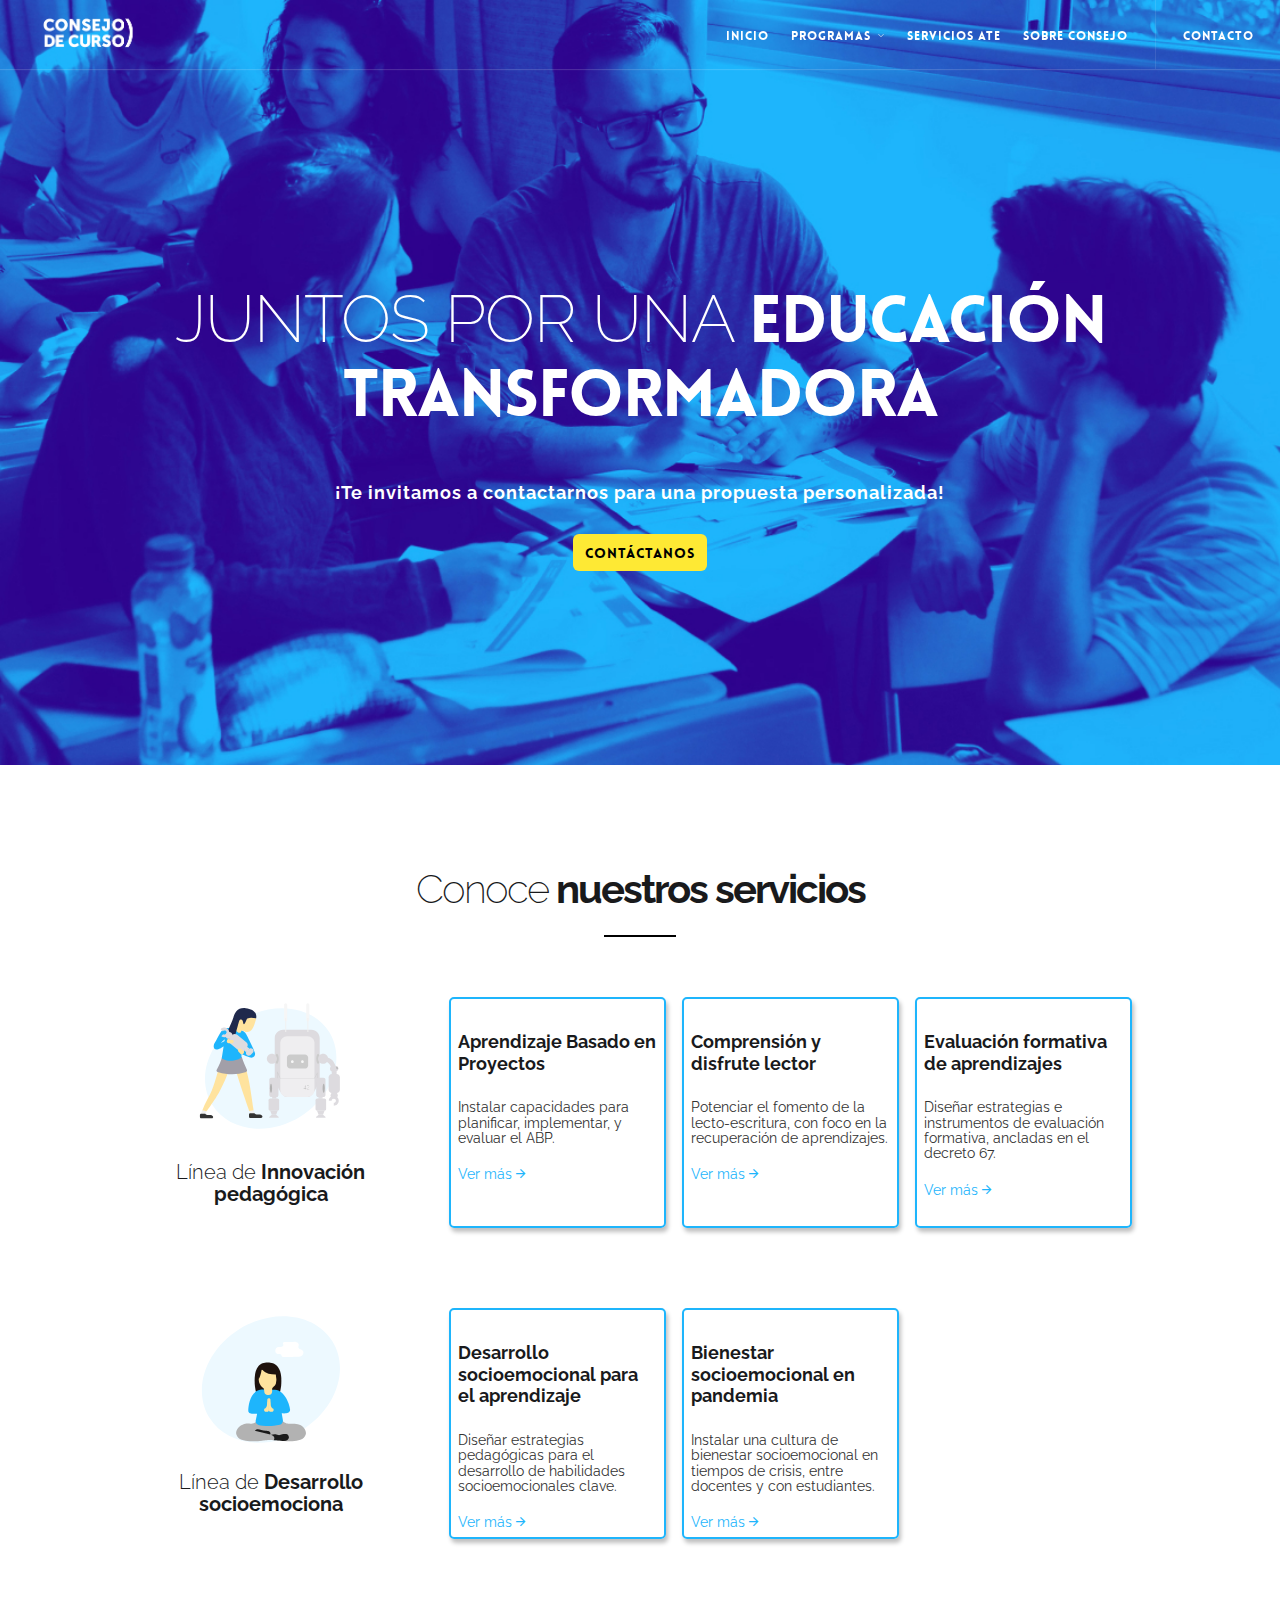
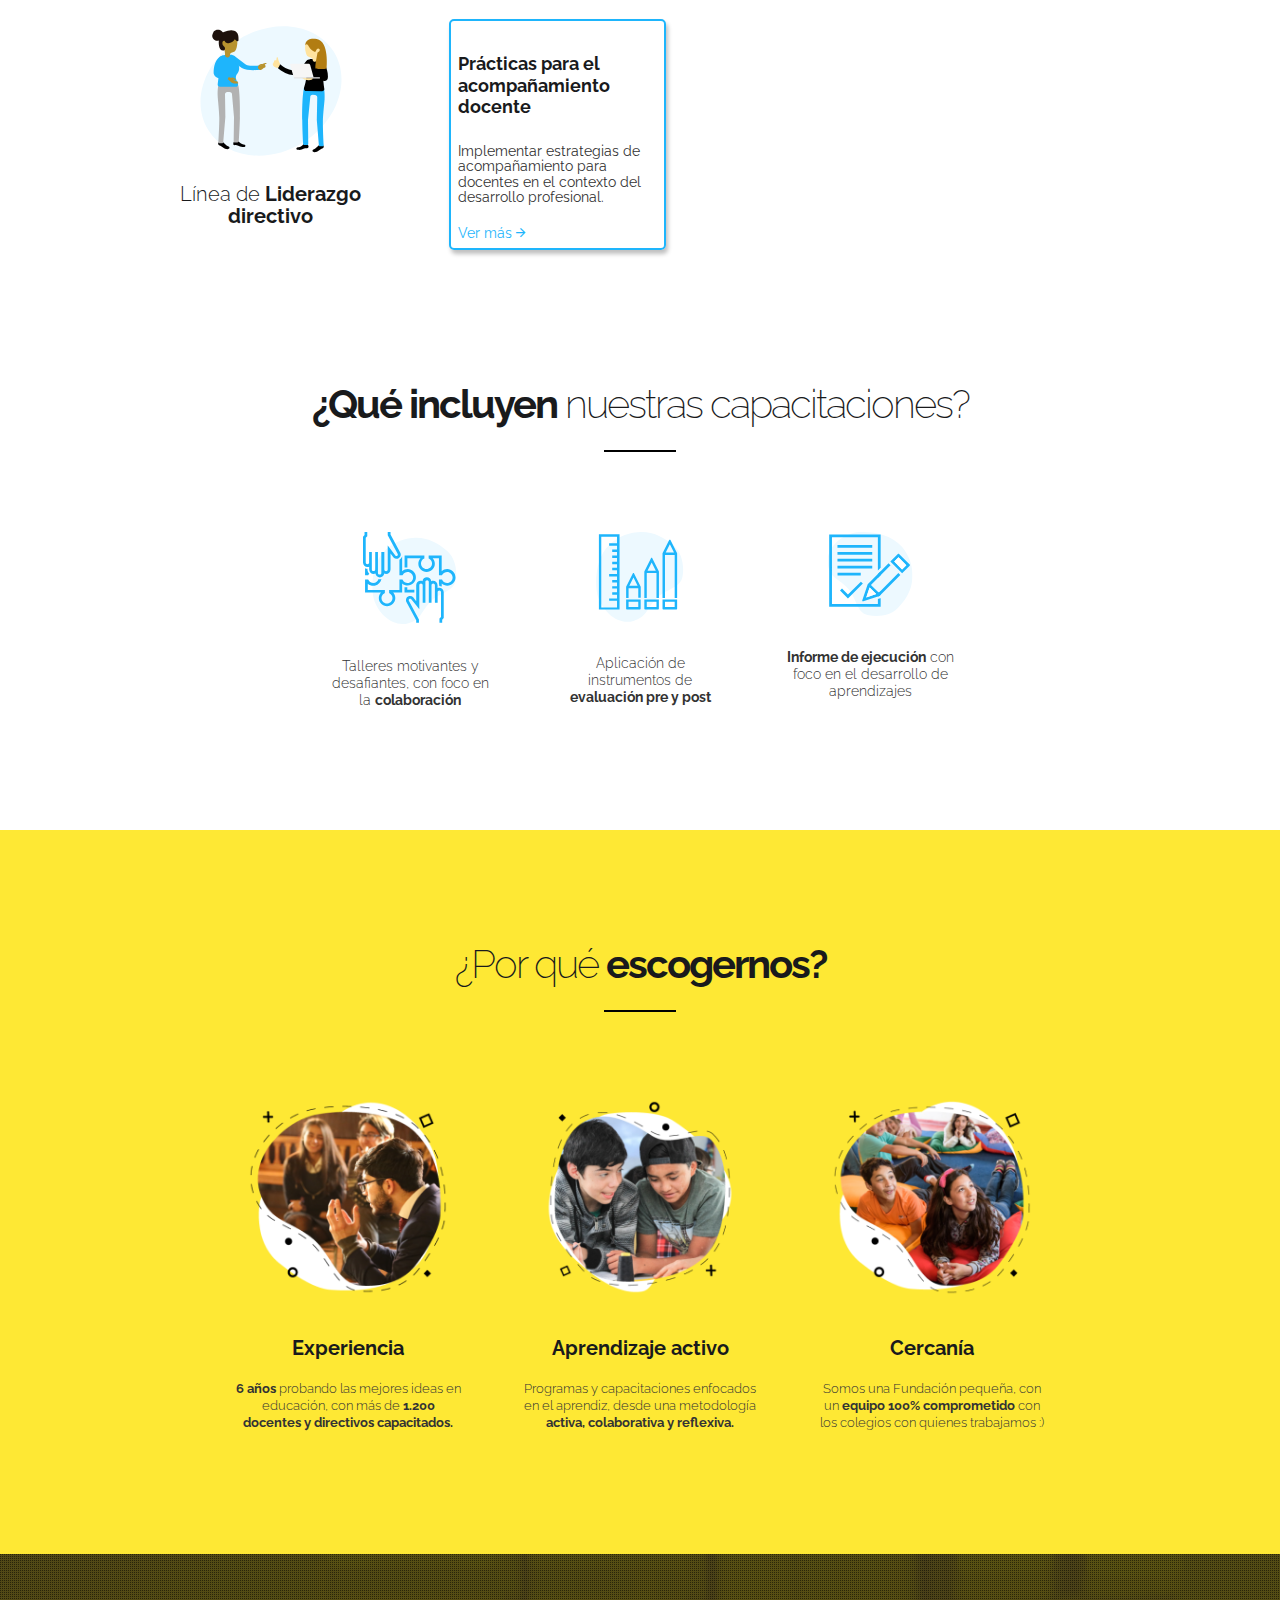
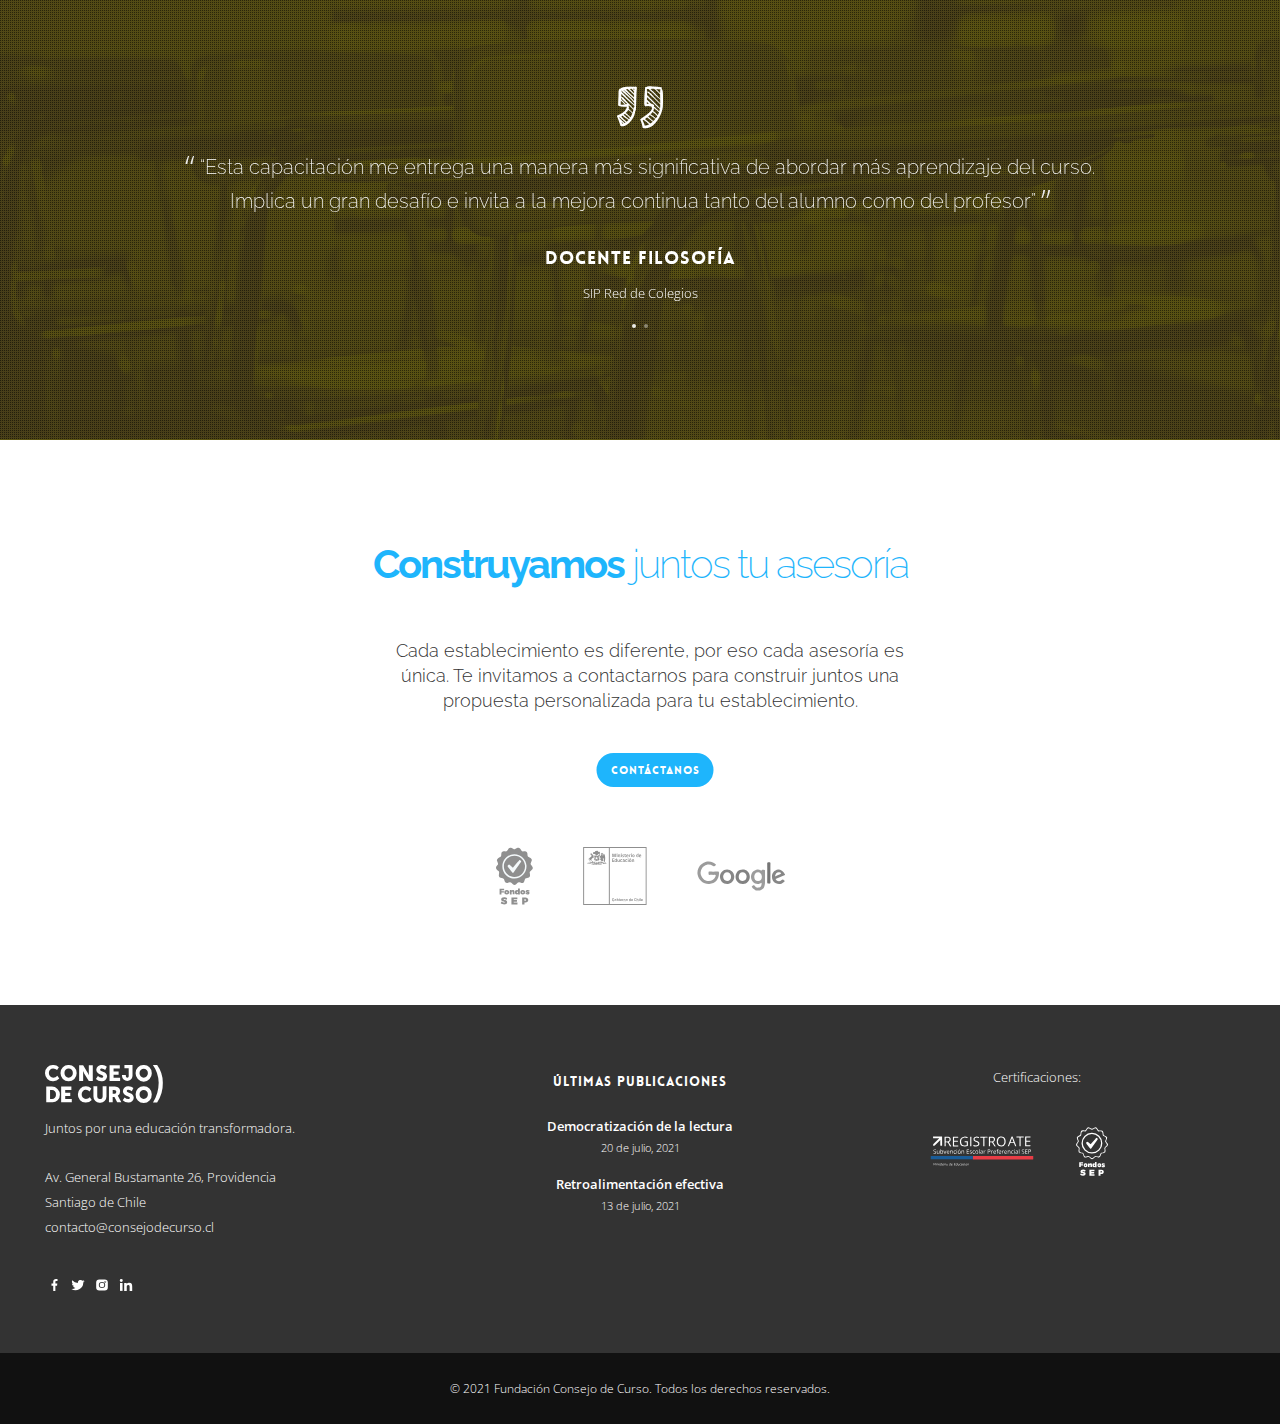
<file: servicios-ate.html>
<!DOCTYPE html>
<html lang="en">

<head>
    <script>
      < !--Google Analytics-- >
            (function (i, s, o, g, r, a, m) {
                i['GoogleAnalyticsObject'] = r; i[r] = i[r] || function () {
                    (i[r].q = i[r].q || []).push(arguments)
                }, i[r].l = 1 * new Date(); a = s.createElement(o),
                    m = s.getElementsByTagName(o)[0]; a.async = 1; a.src = g; m.parentNode.insertBefore(a, m)
            })(window, document, 'script', 'https://www.google-analytics.com/analytics.js', 'ga');

        ga('create', 'UA-44823062-1', 'auto');
        ga('send', 'pageview');
    </script>

    <meta charset="utf-8">
    <meta http-equiv="X-UA-Compatible" content="IE=edge">
    <meta name="viewport" content="width=device-width, initial-scale=1">
    <title>Servicios ⎥ Fundación Consejo de Curso</title>
    <link href="img/assets/favicon.png" rel="icon" type="image/png">
    <link href="css/plugins.css" rel="stylesheet" type="text/css">
    <link href="css/theme.css" rel="stylesheet" type="text/css">
    <link href="css/ionicons.min.css" rel="stylesheet" type="text/css">
    <link href="css/et-line-icons.css" rel="stylesheet" type="text/css">
    <link href="css/themify-icons.css" rel="stylesheet" type="text/css">
    <link href="fonts/lovelo/stylesheet.css" rel="stylesheet" type="text/css">
    <link href='https://fonts.googleapis.com/css?family=Raleway:100,200,300,400%7COpen+Sans:400,300' rel='stylesheet'
        type='text/css'>
    <link href="css/custom.css" rel="stylesheet" type="text/css">
    <link href="css/colors/blue.css" id="color-scheme" rel="stylesheet" type="text/css">
</head>

<body>

    <!-- Start Header -->
    <nav class="navbar navbar-default fullwidth transparent">
        <div class="container">

            <div class="navbar-header">
                <div class="container">
                    <button type="button" class="navbar-toggle collapsed" data-toggle="collapse" data-target="#navbar"
                        aria-expanded="false" aria-controls="navbar">
                        <span class="sr-only">Toggle navigation</span>
                        <span class="icon-bar top-bar"></span>
                        <span class="icon-bar middle-bar"></span>
                        <span class="icon-bar bottom-bar"></span>
                    </button>
                    <a class="navbar-brand" href="./index.html"><img src="img/assets/logo_light3.png" class="logo-light"
                            alt="#"><img src="img/assets/logo_dark3.png" class="logo-dark" alt="#"></a>
                </div>
            </div>

            <div id="navbar" class="navbar-collapse collapse">
                <div class="container">
                    <ul class="nav navbar-nav menu-right">
                        <li><a href="index.html">Inicio</a></li>
                        <li class="dropdown"><a class="dropdown-toggle">Programas<i class="ti-angle-down"></i></a>
                            <ul class="dropdown-menu">
                                <li><a href="https://aula42.org" target="_blank">Aula 42</a></li>
                                <li><a href="http://academiadeverano.cl/" target="_blank">Academia de Verano</a></li>
                                <li><a href="./verano-trampolin.html">Verano Trampolín</a></li>
                                <li><a>Trampolín a la Lectura</a></li>
                                <li><a href="https://www.trampolinfm.cl/" target="_blank">Trampolín FM</a></li>
                                <li><a>Transforma Verano</a></li>
                                <li><a>Escuela de invierno</a></li>
                                <li><a href="https://summerfirst.cl/" target="_blank">SummerFirst</a></li>

                            </ul>
                        </li>
                        <li><a href="servicios-ate.html">Servicios ATE</a></li>
                        <li><a href="sobre-nosotros.html">Sobre Consejo</a></li>
                        <li class="nav-separator"></li>
                        <li><a href="contactanos.html">Contacto</a></li>
                    </ul>
                </div>
            </div>
            </divsomeHiddenDiv>
    </nav>

    <!-- Modal servicios - ABP -->
    <div id="abpModal" class="modal fade" tabindex='-1'>
        <div class="modal-dialog">
            <div class="modal-content">
                <div class="modal-body">
                    <button type="button" class="close" data-dismiss="modal" aria-hidden="true">&times;</button>
                    <div class="caja-contenido-modal">
                        <div class="imgmodal">
                            <img src="./img/serv/abp1.jpg" class="img-responsive">
                        </div>
                        <div class="contenido-modal">
                            <h3>Aprendizaje Basado en Proyectos</h3>
                            <div class="caja-ictext">
                                <img src="./img/serv/icono-descripcion.svg">
                                <p><b>Descripción:</b> Capacitación y asesoría en el diseño e implementación de
                                    proyectos interdisciplinarios alineados con estándares Mineduc. Incluye relatoría,
                                    talleres de diseño colaborativo, monitoreo y feedback escrito. Acompañamiento en
                                    aula opcional.
                                </p>
                            </div>
                            <div class="caja-ictext">
                                <img src="./img/serv/icono-objetivos.svg">
                                <div class="caja-objetivos">
                                    <p><b>Objetivos:</b></p>
                                    <ul>
                                        <li>Asesorar y capacitar a directivos y docentes en la implementación de la
                                            metodología Aprendizaje Basado en Proyectos</li>
                                        <li>Potenciar el desarrollo de habilidades transversales en los estudiantes, así
                                            como un actitud positiva hacia el aprendizaje</li>
                                    </ul>
                                </div>
                            </div>
                            <div class="caja-ictext">
                                <img src="./img/serv/icono-ninos.svg">
                                <p><b>Destinatarios:</b> Equipos directivos y docentes</p>
                            </div>
                            <div class="caja-ictext">
                                <img src="./img/serv/icono-reloj.svg" class="img-reloj">
                                <p><b>Duración:</b> 26 horas.</p>
                            </div>
                            <div class="caja-boton">
                                <div class="boton-modal">
                                    <a href="./contactanos.html">Contáctanos</a> <i
                                        class="ion-android-arrow-forward"></i>
                                </div>
                            </div>

                        </div>
                    </div>
                </div>
            </div>
        </div>
    </div>

    <!-- Modal servicios - Compresión Lector -->
    <div id="compresion-lector" class="modal fade" tabindex='-1'>
        <div class="modal-dialog">
            <div class="modal-content">
                <div class="modal-body">
                    <button type="button" class="close" data-dismiss="modal" aria-hidden="true">&times;</button>
                    <div class="caja-contenido-modal">
                        <div class="imgmodal">
                            <img src="./img/serv/compresion-lector.jpg" class="img-responsive">
                        </div>
                        <div class="contenido-modal">
                            <h3>Comprensión y disfrute lector</h3>
                            <div class="caja-ictext">
                                <img src="./img/serv/icono-descripcion.svg">
                                <p><b>Descripción:</b> Capacitación enfocada en fortalecer las competencias de los
                                    docentes asociadas al desarrollo de la comprensión textual, desde la dimensión
                                    curricular, didáctica y evaluativa, a fin de con mejorar los resultados de
                                    comprensión lectora de los estudiantes de educación básica.
                                </p>
                            </div>
                            <div class="caja-ictext">
                                <img src="./img/serv/icono-objetivos.svg">
                                <div class="caja-objetivos">
                                    <p><b>Objetivos:</b></p>
                                    <ul>
                                        <li>Analizar los estándares de aprendizaje y las progresiones del área de la
                                            lectura.</li>
                                        <li>Establecer relaciones sistémicas entre el pensamiento crítico, la
                                            representación del conocimiento y la comprensión de texto.</li>
                                        <li>Mejorar los resultados de comprensión lectora de los estudiantes de
                                            educación básica.</li>
                                    </ul>
                                </div>
                            </div>
                            <div class="caja-ictext">
                                <img src="./img/serv/icono-ninos.svg">
                                <p><b>Destinatarios:</b> Docentes de educación básica.</p>
                            </div>
                            <div class="caja-ictext">
                                <img src="./img/serv/icono-reloj.svg" class="img-reloj">
                                <p><b>Duración:</b> 20 horas.</p>
                            </div>
                            <div class="caja-boton">
                                <div class="boton-modal">
                                    <a href="./contactanos.html">Contáctanos</a> <i
                                        class="ion-android-arrow-forward"></i>
                                </div>
                            </div>

                        </div>
                    </div>
                </div>
            </div>
        </div>
    </div>

    <!-- Modal servicios - Evaluación formativa -->
    <div id="evaluacion" class="modal fade" tabindex='-1'>
        <div class="modal-dialog">
            <div class="modal-content">
                <div class="modal-body">
                    <button type="button" class="close" data-dismiss="modal" aria-hidden="true">&times;</button>
                    <div class="caja-contenido-modal">
                        <div class="imgmodal">
                            <img src="./img/serv/evaluacion.jpg" class="img-responsive">
                        </div>
                        <div class="contenido-modal">
                            <h3>Evaluación formativa de aprendizajes</h3>
                            <div class="caja-ictext">
                                <img src="./img/serv/icono-descripcion.svg">
                                <p><b>Descripción:</b> Capacitación que aborda la evaluación desde una perspectiva
                                    formativa para el aprendizaje, con énfasis en el fortalecimiento de prácticas
                                    pedagógicas al interior del aula en el contexto de implementación del decreto 67.
                                </p>
                            </div>
                            <div class="caja-ictext">
                                <img src="./img/serv/icono-objetivos.svg">
                                <div class="caja-objetivos">
                                    <p><b>Objetivos:</b></p>
                                    <ul>
                                        <li>Conocer los fundamentos de la Evaluación Formativa a partir de referentes
                                            nacionales e internacionales.</li>
                                        <li>Fortalecer los conocimientos sobre el decreto 67 y su aplicación en el aula.
                                        </li>
                                        <li>Diseñar planes de evaluación que incorporen instrumentos y técnicas en
                                            sintonía con la evaluación formativa en contexto de pandemia. </li>
                                    </ul>
                                </div>
                            </div>
                            <div class="caja-ictext">
                                <img src="./img/serv/icono-ninos.svg">
                                <p><b>Destinatarios:</b> Equipos directivos y docentes</p>
                            </div>
                            <div class="caja-ictext">
                                <img src="./img/serv/icono-reloj.svg" class="img-reloj">
                                <p><b>Duración:</b> 22 horas.</p>
                            </div>
                            <div class="caja-boton">
                                <div class="boton-modal">
                                    <a href="./contactanos.html">Contáctanos</a> <i
                                        class="ion-android-arrow-forward"></i>
                                </div>
                            </div>

                        </div>
                    </div>
                </div>
            </div>
        </div>
    </div>

    <!-- Modal servicios - Desarrollo socioemocional -->
    <div id="desarrollo-socioemonional" class="modal fade" tabindex='-1'>
        <div class="modal-dialog">
            <div class="modal-content">
                <div class="modal-body">
                    <button type="button" class="close" data-dismiss="modal" aria-hidden="true">&times;</button>
                    <div class="caja-contenido-modal">
                        <div class="imgmodal">
                            <img src="./img/serv/habilidades.jpg" class="img-responsive">
                        </div>
                        <div class="contenido-modal">
                            <h3>Desarrollo socioemocional para el aprendizaje </h3>
                            <div class="caja-ictext">
                                <img src="./img/serv/icono-descripcion.svg">
                                <p><b>Descripción:</b> Capacitación y asesoría enfocada en el desarrollo de competencias
                                    socioemocionales clave para potenciar aprendizajes significativos dentro y fuera del
                                    aula.
                                </p>
                            </div>
                            <div class="caja-ictext">
                                <img src="./img/serv/icono-objetivos.svg">
                                <div class="caja-objetivos">
                                    <p><b>Objetivos:</b></p>
                                    <ul>
                                        <li>Conocer y reflexionar en torno a mejores prácticas para favorecer el
                                            desarrollo de competencias socioemocionales clave, en particular:
                                            autoconciencia, autogestión, conciencia social y habilidades
                                            interpersonales.
                                        </li>
                                        <li>Diseñar estrategias para potenciar competencias socioemocionales clave en
                                            conexión con los aprendizajes.</li>
                                    </ul>
                                </div>
                            </div>
                            <div class="caja-ictext">
                                <img src="./img/serv/icono-ninos.svg">
                                <p><b>Destinatarios:</b> Equipos docentes</p>
                            </div>
                            <div class="caja-ictext">
                                <img src="./img/serv/icono-reloj.svg" class="img-reloj">
                                <p><b>Duración:</b> 8 horas.</p>
                            </div>
                            <div class="caja-boton">
                                <div class="boton-modal">
                                    <a href="./contactanos.html">Contáctanos</a> <i
                                        class="ion-android-arrow-forward"></i>
                                </div>
                            </div>

                        </div>
                    </div>
                </div>
            </div>
        </div>
    </div>

    <!-- Modal servicios - Bienestar en pandemia -->
    <div id="bienestar" class="modal fade" tabindex='-1'>
        <div class="modal-dialog">
            <div class="modal-content">
                <div class="modal-body">
                    <button type="button" class="close" data-dismiss="modal" aria-hidden="true">&times;</button>
                    <div class="caja-contenido-modal">
                        <div class="imgmodal">
                            <img src="./img/serv/pandemia.jpg" class="img-responsive">
                        </div>
                        <div class="contenido-modal">
                            <h3>Bienestar socioemocional en pandemia</h3>
                            <div class="caja-ictext">
                                <img src="./img/serv/icono-descripcion.svg">
                                <p><b>Descripción:</b> Capacitación con foco en estrategias basadas en evidencia para
                                    potenciar el autocuidado y bienestar emocional de la comunidad educativa, con
                                    especial foco en contexto pandémico / clases a distancia.

                                </p>
                            </div>
                            <div class="caja-ictext">
                                <img src="./img/serv/icono-objetivos.svg">
                                <div class="caja-objetivos">
                                    <p><b>Objetivos:</b></p>
                                    <ul>
                                        <li>Conocer y reflexionar en torno a mejores prácticas de autocuidado.
                                        </li>
                                        <li>Experimentar estrategias para potenciar el bienestar socioemocional propio y
                                            de sus estudiantes. </li>
                                    </ul>
                                </div>
                            </div>
                            <div class="caja-ictext">
                                <img src="./img/serv/icono-ninos.svg">
                                <p><b>Destinatarios:</b> Equipos directivos y docentes</p>
                            </div>
                            <div class="caja-ictext">
                                <img src="./img/serv/icono-reloj.svg" class="img-reloj">
                                <p><b>Duración:</b> 8 horas.</p>
                            </div>
                            <div class="caja-boton">
                                <div class="boton-modal">
                                    <a href="./contactanos.html">Contáctanos</a> <i
                                        class="ion-android-arrow-forward"></i>
                                </div>
                            </div>

                        </div>
                    </div>
                </div>
            </div>
        </div>
    </div>

    <!-- Modal servicios - Acompañamiento docente -->
    <div id="acompanamiento-docente" class="modal fade" tabindex='-1'>
        <div class="modal-dialog">
            <div class="modal-content">
                <div class="modal-body">
                    <button type="button" class="close" data-dismiss="modal" aria-hidden="true">&times;</button>
                    <div class="caja-contenido-modal">
                        <div class="imgmodal">
                            <img src="./img/serv/docententes-cap.jpg" class="img-responsive">
                        </div>
                        <div class="contenido-modal">
                            <h3>Prácticas para el acompañamiento docente</h3>
                            <div class="caja-ictext">
                                <img src="./img/serv/icono-descripcion.svg">
                                <p><b>Descripción:</b> Capacitación y asesoramiento en prácticas de acompañamiento
                                    docente por parte de equipos directivos, centrados en la observación de aula y la
                                    retroalimentación.

                                </p>
                            </div>
                            <div class="caja-ictext">
                                <img src="./img/serv/icono-objetivos.svg">
                                <div class="caja-objetivos">
                                    <p><b>Objetivos:</b></p>
                                    <ul>
                                        <li>Conocer estrategias de acompañamiento docente con foco en la facilitación y
                                            la colaboración.
                                        </li>
                                        <li>Elaborar planes de desarrollo profesional docente local considerando
                                            estrategias de observación de aula, colaboración docente y reflexión
                                            profesional.</li>
                                    </ul>
                                </div>
                            </div>
                            <div class="caja-ictext">
                                <img src="./img/serv/icono-ninos.svg">
                                <p><b>Destinatarios:</b> Equipos directivos.</p>
                            </div>
                            <div class="caja-ictext">
                                <img src="./img/serv/icono-reloj.svg" class="img-reloj">
                                <p><b>Duración:</b> 12 horas.</p>
                            </div>
                            <div class="caja-boton">
                                <div class="boton-modal">
                                    <a href="./contactanos.html">Contáctanos</a> <i
                                        class="ion-android-arrow-forward"></i>
                                </div>
                            </div>

                        </div>
                    </div>
                </div>
            </div>
        </div>
    </div>

    <!-- End Header -->
    <section class="hero-fullwidth parallax bg-servicios">
        <div class="hero-container">
            <div class="hero-content text-center">

                <div class="col-sm-12 text-center white contact-creative">

                    <h1 class="hed-prof"> JUNTOS POR UNA <strong>EDUCACIÓN TRANSFORMADORA </strong></h1>
                    <!-- <h6 class="counter-p subheading textintro" id="demo"></h6> -->
                    <p class="subheading-servicios white">¡Te invitamos a contactarnos para una propuesta personalizada!
                    </p>
                    <a href="contactanos.html" class="btn2 btn-servicios">CONTÁCTANOS</a>
                    <!-- <a href="contactanos.html" class="btn btn-lg btn-black btn-servicios btn-scroll mt30">Contáctanos</a> -->
                </div>

            </div>
        </div>
    </section>
    <!-- Main2 Servicios -->
    <main class="main-serv">
        <section class="section-heading2">
            <h2>Conoce <b>nuestros servicios</b> </h2>
            <hr class="separator">
        </section>

        <section class="section-servicios mt30">
            <div class="contenedor-cajas">
                <div class="cajas-serv-content wrap" id="innovacion">
                    <div class="iconos-serv mt30">
                        <img src="./img/serv/mon_innovacion.svg">
                        <h4>Línea de <b>Innovación pedagógica</b></h4>
                    </div>
                    <div class="caja-serv mt30" id="abp">
                        <h5>Aprendizaje Basado en Proyectos</h5>
                        <p>Instalar capacidades para planificar, implementar, y evaluar el ABP.</p>
                        <a href="#abpModal" data-toggle='modal'>Ver más <i class="ion-android-arrow-forward"></i></a>
                    </div>
                    <div class="caja-serv mt30" id="compresion-lector">
                        <h5>Comprensión y disfrute lector</h5>
                        <p>Potenciar el fomento de la lecto-escritura, con foco en la recuperación de aprendizajes.</p>
                        <a href="#compresion-lector" data-toggle='modal'>Ver más <i
                                class="ion-android-arrow-forward"></i></a>
                    </div>
                    <div class="caja-serv mt30" id="evaluacion">
                        <h5>Evaluación formativa de aprendizajes</h5>
                        <p>Diseñar estrategias e instrumentos de evaluación formativa, ancladas en el decreto 67.</p>
                        <a href="#evaluacion" data-toggle='modal'>Ver más <i class="ion-android-arrow-forward"></i></a>
                    </div>
                </div>

                <div class="cajas-serv-content wrap mt50" id="socioemocional">
                    <div class="iconos-serv mt30">
                        <img src="./img/serv/mon_socioemocional.svg">
                        <h4>Línea de <b>Desarrollo socioemociona</b></h4>
                    </div>

                    <div class="caja-serv mt30" id="mentalidad">
                        <h5>Desarrollo socioemocional para el aprendizaje</h5>
                        <p>Diseñar estrategias pedagógicas para el desarrollo de habilidades socioemocionales clave.</p>
                        <a href="#desarrollo-socioemonional" data-toggle='modal'>Ver más <i
                                class="ion-android-arrow-forward"></i></a>
                    </div>
                    <div class="caja-serv mt30" id="bienestar">
                        <h5>Bienestar socioemocional en pandemia</h5>
                        <p>Instalar una cultura de bienestar socioemocional en tiempos de crisis, entre docentes y con
                            estudiantes.</p>
                        <a href="#bienestar" data-toggle='modal'>Ver más <i class="ion-android-arrow-forward"></i></a>
                    </div>

                </div>

                <div class="cajas-serv-content wrap mt50" id="liderazgo">
                    <div class="iconos-serv mt30">
                        <img src="./img/serv/mon_liderazgo.svg">
                        <h4>Línea de <b>Liderazgo directivo</b></h4>
                    </div>
                    <div class="caja-serv mt30" id="practicas">
                        <h5>Prácticas para el acompañamiento docente</h5>
                        <p>Implementar estrategias de acompañamiento para docentes en el contexto del desarrollo
                            profesional.</p>
                        <a href="#acompanamiento-docente" data-toggle='modal'>Ver más <i
                                class="ion-android-arrow-forward"></i></a>
                    </div>
                </div>
            </div>

        </section>
    </main>

    <!-- Main3 - Qué incluye -->

    <main class="que-incluye mt130">
        <section class="section-heading2">
            <h2><b>¿Qué incluyen</b> nuestras capacitaciones?</h2>
            <hr class="separator">
        </section>
        <section class="section-incluye mt30">
            <div class="div-incluye wrap">
                <div class="caja-incluye">
                    <img src="./img/serv/Icono-colab.svg">
                    <p>Talleres motivantes y desafiantes, con foco en la <b>colaboración</b></p>
                </div>
                <div class="caja-incluye">
                    <img src="./img/serv/Icono-eval.svg">
                    <p>Aplicación de instrumentos de <b>evaluación pre y post</b></p>
                </div>
                <div class="caja-incluye">
                    <img src="./img/serv/Icno_informe.svg">
                    <p><b>Informe de ejecución</b> con foco en el desarrollo de aprendizajes</p>
                </div>
            </div>

        </section>
    </main>

    <!-- Main3 ¿Por qué escogernos? -->

    <main class="escogernos mt100">
        <section class="section-heading3">
            <h2>¿Por qué <b>escogernos?</b></h2>
            <hr class="separator">
        </section>
        <section class="section-experiencia wrap">
            <div class="caja-exp">
                <img src="./img/serv/experiencias_foto-porque 1.png">
                <h5>Experiencia</h5>
                <p><b>6 años</b> probando las mejores ideas en educación, con más de <b>1.200 docentes y directivos
                        capacitados.</b></p>
            </div>
            <div class="caja-exp">
                <img src="./img/serv/aprendizaje_foto-porque 1 (1).png">
                <h5>Aprendizaje activo</h5>
                <p>Programas y capacitaciones enfocados en el aprendiz, desde una metodología <b>activa, colaborativa y
                        reflexiva.</b></p>
            </div>
            <div class="caja-exp">
                <img src="./img/serv/cercania_foto-porque 1.png">
                <h5>Cercanía</h5>
                <p>Somos una Fundación pequeña, con un <b>equipo 100% comprometido</b> con los colegios con quienes
                    trabajamos
                    :)</p>
            </div>
        </section>
    </main>

    <!-- Main4 -  Testimonios -->

    <section class="parallax overlay bg-img-16">
        <div class="container">
            <div class="row">

                <div class="col-md-10 mr-auto">
                    <div class="testimonials white owl-carousel">

                        <div>
                            <i class="vossen-quote color6"></i>
                            <h4>“Esta capacitación me entrega una manera más significativa de abordar más aprendizaje
                                del curso. Implica un gran desafío e invita a la mejora continua tanto del alumno como
                                del profesor”</h4>
                            <h5 class="subheading">Docente Filosofía</h5>
                            <p>SIP Red de Colegios</p>
                        </div>

                        <div>
                            <i class="vossen-quote color6"></i>
                            <h4>Desde Peñalolén consideramos, a Fundación Consejo de Curso, socios estratégicos en los
                                desafíos de ampliar las oportunidades de aprendizaje de nuestros estudiantes</h4>
                            <h5 class="subheading">Mónica Luna</h5>
                            <p>Directora de Educación, Corporación Municipal de Peñalolén</p>
                        </div>
                    </div>
                </div>

            </div>
        </div>
    </section>

    <!-- Main 5 - Contáctanos -->
    <main class="main-contactanos">
        <section class="section-heading2">
            <h2 class="color2"><b>Construyamos</b> juntos tu asesoría</h2>
        </section>
        <section>
            <div class="div-contacto">
                <p>Cada establecimiento es diferente, por eso cada asesoría es única. Te invitamos a contactarnos para
                    construir juntos una propuesta personalizada para tu establecimiento. </p>
                <a href="./contactanos.html"
                    class="btn btn-lg btn-primary btn-circle btn-scroll mt40 mb60">Contáctanos</a>
            </div>
            <div class="caja-logos mb100">
                <img src="./img/serv/Logo-fondosSEP.svg">
                <img src="./img/serv/Log_mineduc.svg">
                <img src="./img/serv/Logo-google.svg">
            </div>
        </section>
    </main>


    <!-- Footer One -->
    <footer id="footer-1">

        <div class="footer-columns">
            <div class="container">
                <div class="row">

                    <div class="col-md-4">
                        <img src="img/assets/logo_light-footer.svg" class="img-footer">
                        <p>Juntos por una educación transformadora.<br><br>
                            Av. General Bustamante 26, Providencia<br> Santiago de Chile<br>
                            contacto@consejodecurso.cl<br><br></p>
                        <a href="https://www.facebook.com/consejodecursoCL" target=»_blank»><img
                                src="img/social/facebook.svg" width="5%"></a>
                        <a href="https://twitter.com/consejodecurso" target=»_blank»><img src="img/social/twitter.svg"
                                width="5%"></a>
                        <a href="https://www.instagram.com/consejodecurso/?hl=es-la" target=»_blank»><img
                                src="img/social/instagram.svg" width="5%"></a>
                        <a href="https://www.linkedin.com/company/fundaci%C3%B3n-consejo-de-curso/" target=»_blank»><img
                                src="img/social/linkedin.svg" width="5%"></a>
                    </div>

                    <div class="col-md-4 publicaiones-caja">
                        <h4 class="subheading">Últimas publicaciones</h4>
                        <ul class="footer-recent-posts">
                            <li><a href="./blog-democratizacion-lectura.html">Democratización de la lectura</a>
                                <p class="recent-post-date">20 de julio,
                                    2021</p>
                            <li><a href="./blog-retroalimentacion1.html">Retroalimentación efectiva</a>
                                <p class="recent-post-date">13 de julio,
                                    2021</p>
                            </li>
                            
                        </ul>
                    </div>

                    <div class="col-md-4 registros-caja">

                        <p>Certificaciones:<br><br></p>
                        <div class="caja-logos-registro">
                            <a href="certificado_ate.pdf" target="_blank"><img src="img/assets/ate.svg"></a>
                            <a href="https://www.ayudamineduc.cl/ficha/uso-de-recursos-sep-12" target=»_blank»><img
                                    src="img/assets/sep.svg"></a>
                        </div>


                    </div>

                </div>
            </div>
        </div>
        <div class="footer-copyright">
            <div class="row">
                <div class="text-center">
                    <p>© 2021 <a href="index.html" class="logo">Fundación Consejo de Curso. </a> Todos los derechos
                        reservados. </p>
                </div>
            </div>
        </div>

    </footer>

    <!-- End Footer One -->

    <!-- Start Back To Top -->
    <a id="back-to-top"><i class="icon ion-chevron-up"></i></a>
    <!-- End Back To Top -->

    <!-- Scripts -->
    <script src="js/jquery.min.js"></script>
    <script src="js/plugins.js"></script>
    <script src="js/scripts.js"></script>

</body>

</html>
</file>
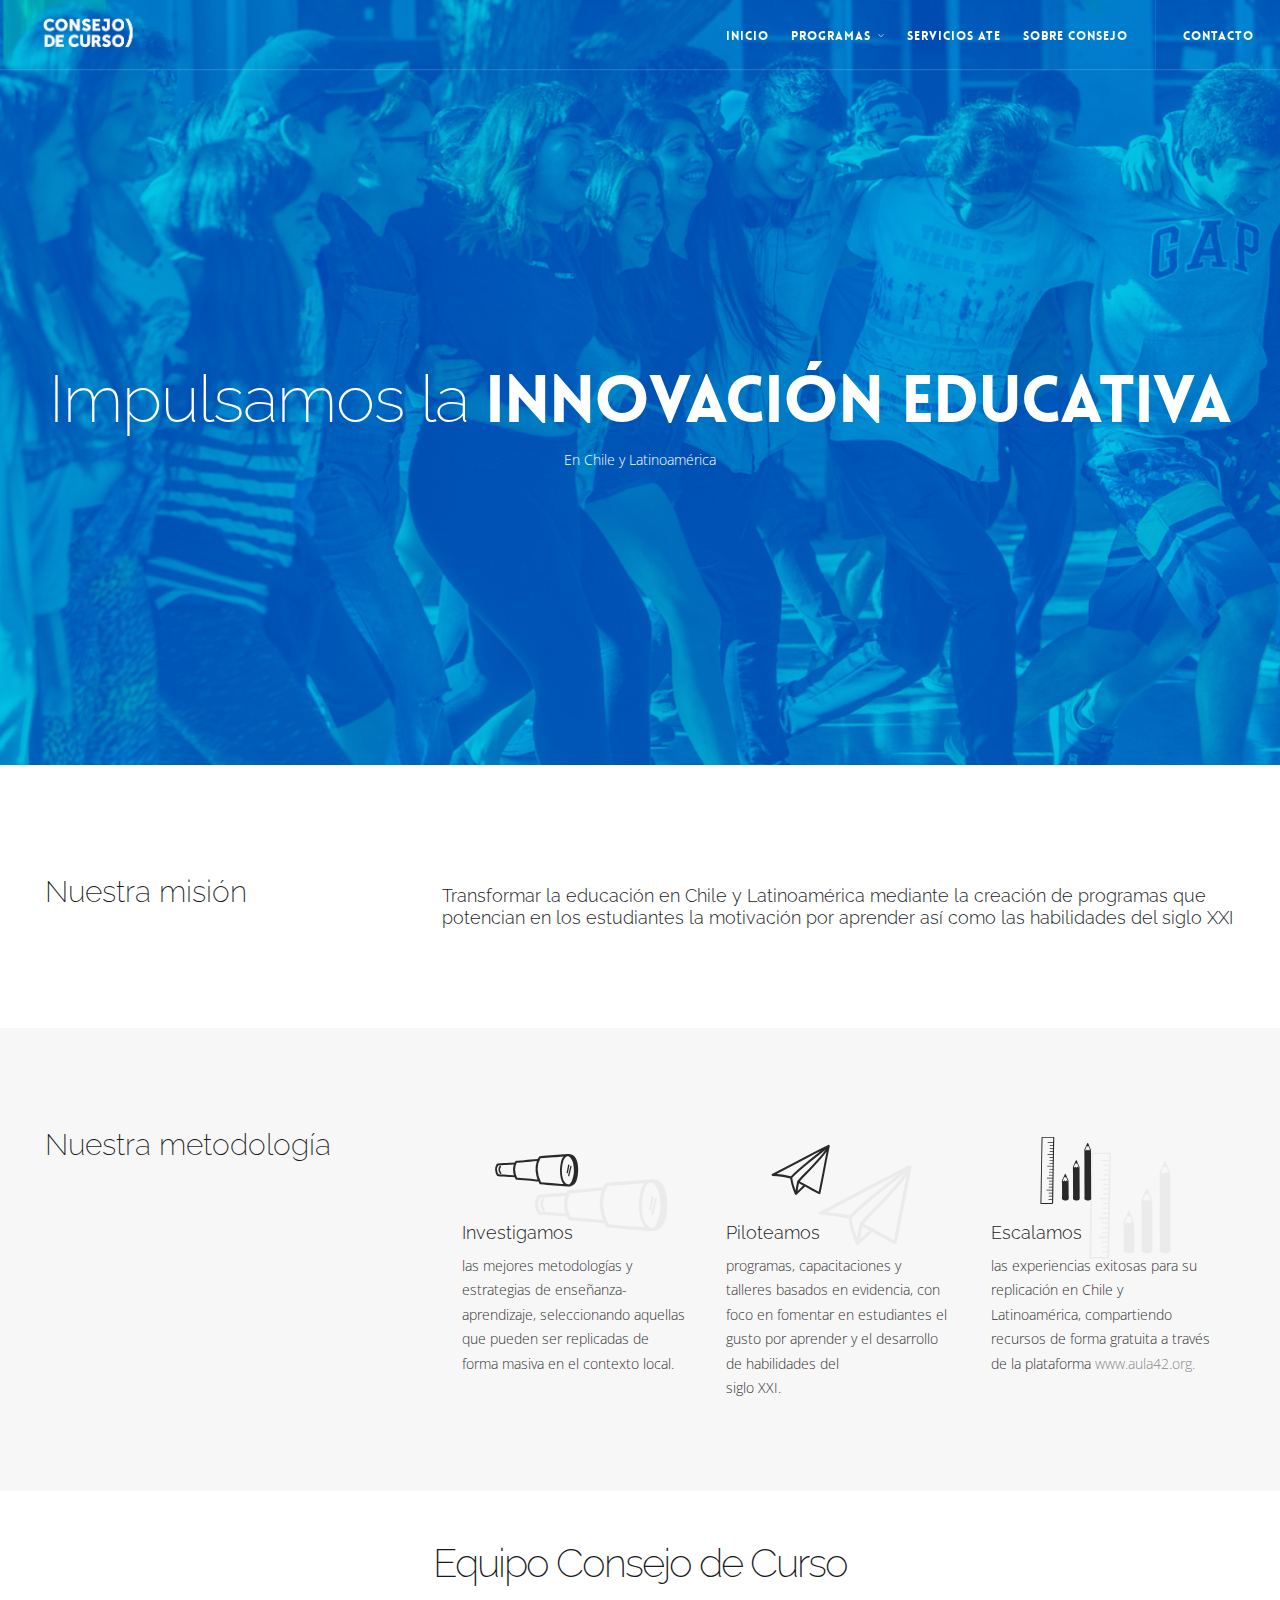
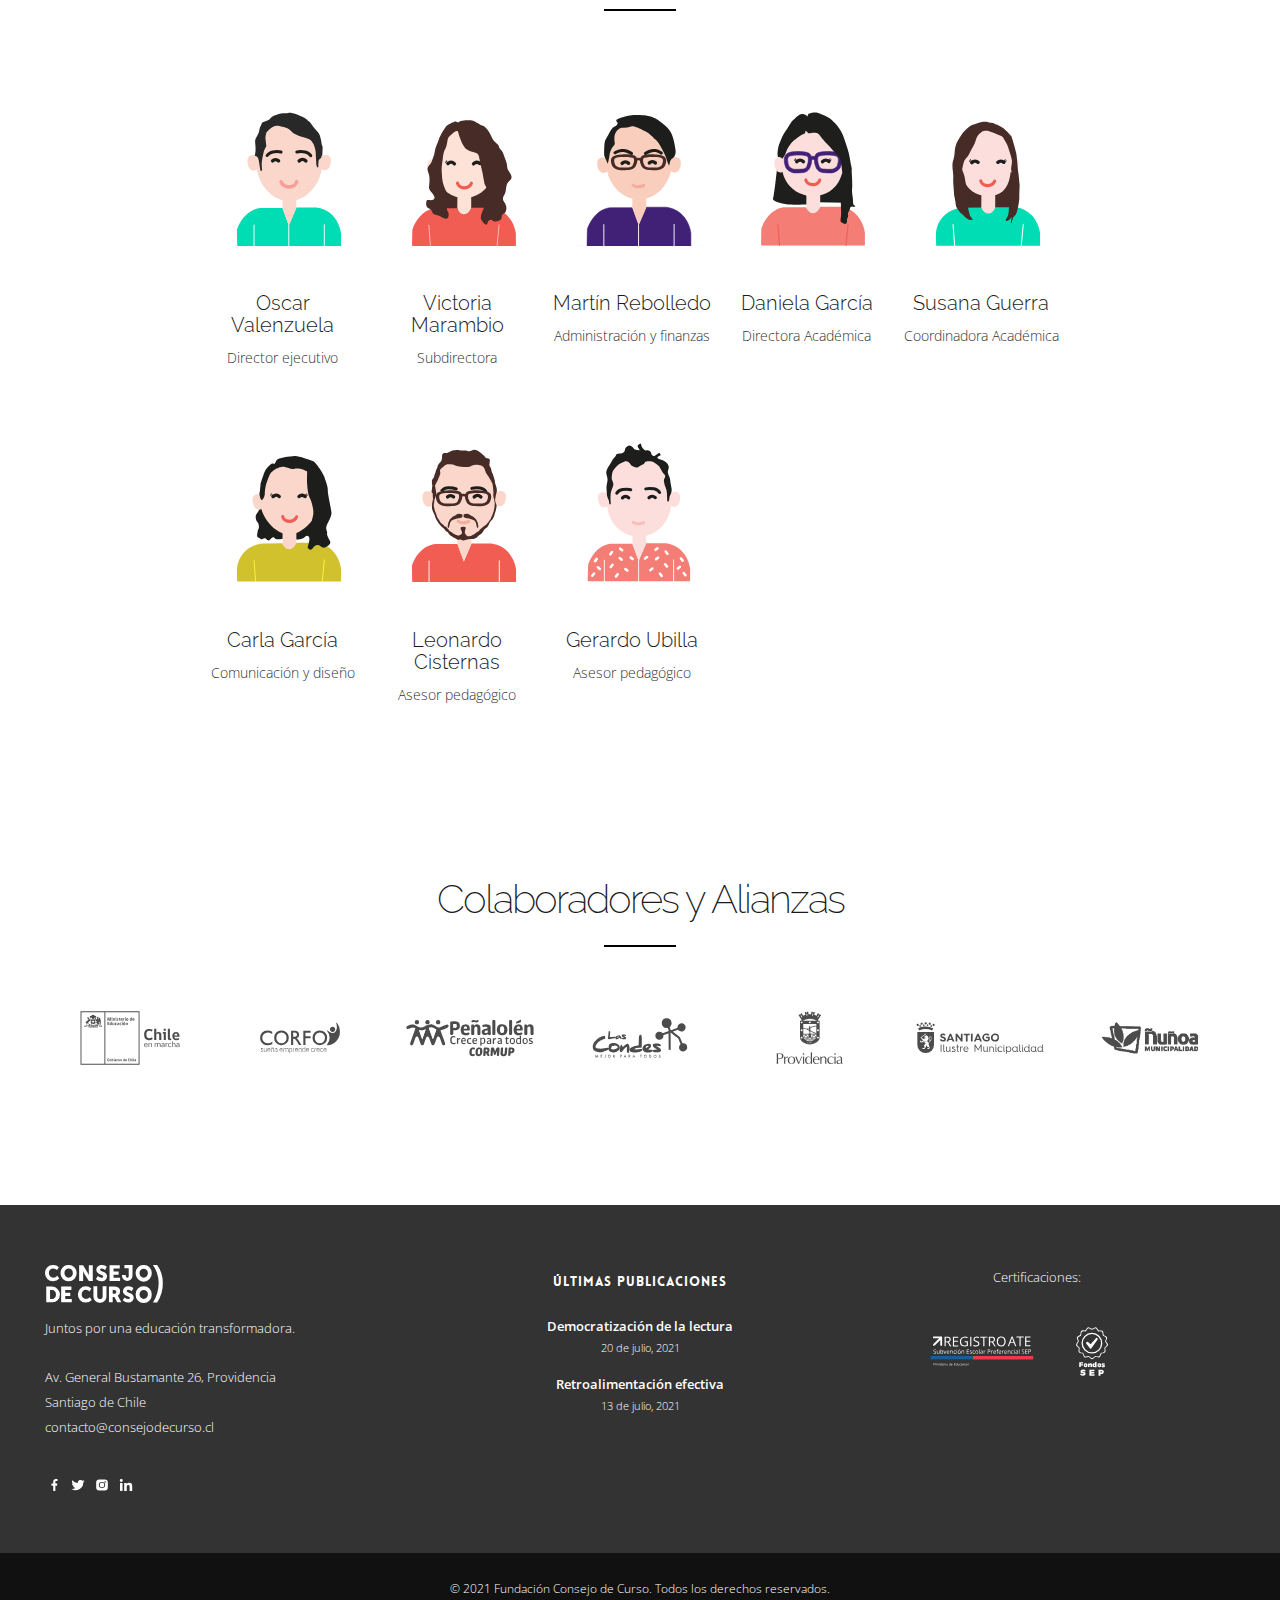
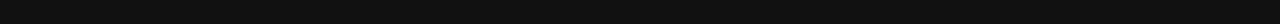
<file: sobre-nosotros.html>
<!DOCTYPE html>
<html lang="en">

<head>
    <script>
      < !--Google Analytics-- >
            (function (i, s, o, g, r, a, m) {
                i['GoogleAnalyticsObject'] = r; i[r] = i[r] || function () {
                    (i[r].q = i[r].q || []).push(arguments)
                }, i[r].l = 1 * new Date(); a = s.createElement(o),
                    m = s.getElementsByTagName(o)[0]; a.async = 1; a.src = g; m.parentNode.insertBefore(a, m)
            })(window, document, 'script', 'https://www.google-analytics.com/analytics.js', 'ga');

        ga('create', 'UA-44823062-1', 'auto');
        ga('send', 'pageview');
    </script>

    <meta charset="utf-8">
    <meta http-equiv="X-UA-Compatible" content="IE=edge">
    <meta name="viewport" content="width=device-width, initial-scale=1">
    <title>Sobre Consejo - Fundación Consejo de Curso</title>
    <link href="img/assets/favicon.png" rel="icon" type="image/png">
    <link href="css/plugins.css" rel="stylesheet" type="text/css">
    <link href="css/theme.css" rel="stylesheet" type="text/css">
    <link href="css/ionicons.min.css" rel="stylesheet" type="text/css">
    <link href="css/et-line-icons.css" rel="stylesheet" type="text/css">
    <link href="css/themify-icons.css" rel="stylesheet" type="text/css">
    <link href="fonts/lovelo/stylesheet.css" rel="stylesheet" type="text/css">
    <link href="fonts/icomoon2/style.css" rel="stylesheet" type="text/css">
    <link href='https://fonts.googleapis.com/css?family=Raleway:100,200,300,400%7COpen+Sans:400,300' rel='stylesheet'
        type='text/css'>
    <link href="css/custom.css" rel="stylesheet" type="text/css">
    <link href="css/colors/blue.css" id="color-scheme" rel="stylesheet" type="text/css">
</head>

<body>

    <!-- Start Header -->
    <nav class="navbar navbar-default fullwidth transparent">
        <div class="container">

            <div class="navbar-header">
                <div class="container">
                    <button type="button" class="navbar-toggle collapsed" data-toggle="collapse" data-target="#navbar"
                        aria-expanded="false" aria-controls="navbar">
                        <span class="sr-only">Toggle navigation</span>
                        <span class="icon-bar top-bar"></span>
                        <span class="icon-bar middle-bar"></span>
                        <span class="icon-bar bottom-bar"></span>
                    </button>
                    <a class="navbar-brand" href="./index.html"><img src="img/assets/logo_light3.png" class="logo-light"
                            alt="#"><img src="img/assets/logo_dark3.png" class="logo-dark" alt="#"></a>
                </div>
            </div>

            <div id="navbar" class="navbar-collapse collapse">
                <div class="container">
                    <ul class="nav navbar-nav menu-right">
                        <li><a href="index.html">Inicio</a></li>
                        <li class="dropdown"><a class="dropdown-toggle">Programas<i class="ti-angle-down"></i></a>
                            <ul class="dropdown-menu">
                                <li><a href="https://aula42.org" target="_blank">Aula 42</a></li>
                                <li><a href="http://academiadeverano.cl/" target="_blank">Academia de Verano</a></li>
                                <li><a href="./verano-trampolin.html">Verano Trampolín</a></li>
                                <li><a>Trampolín a la Lectura</a></li>
                                <li><a href="https://www.trampolinfm.cl/" target="_blank">Trampolín FM</a></li>
                                <li><a>Transforma Verano</a></li>
                                <li><a>Escuela de invierno</a></li>
                                <li><a href="https://summerfirst.cl/" target="_blank">SummerFirst</a></li>

                            </ul>
                        </li>
                        <li><a href="servicios-ate.html">Servicios ATE</a></li>
                        <li><a href="sobre-nosotros.html">Sobre Consejo</a></li>
                        <li class="nav-separator"></li>
                        <li><a href="contactanos.html">Contacto</a></li>
                    </ul>
                </div>
            </div>
            </divsomeHiddenDiv>
        </div>
    </nav>
    <!-- End Header -->

    <!-- Page Hero -->
    <section class="hero-fullwidth parallax bg-blue">
        <div class="hero-container">
            <div class="hero-content text-center">

                <div class="col-sm-12 text-center white contact-creative">

                    <h1>Impulsamos la <span class="bold">INNOVACIÓN EDUCATIVA</span> </h1>
                    <p>En Chile y Latinoamérica</p>
                </div>

            </div>
        </div>
    </section>
    <!-- End Page Hero -->

    <!-- Our Mission -->
    <section class="pt70 pb70">
        <div class="container">
            <div class="row">

                <div class="col-md-4 text-left text-center-sm-xs mt30 mb40">
                    <h3>Nuestra misión</h3>
                </div>


                <div class="col-md-8 text-center-sm text-center-xs mt40 mb20">

                    <h5>Transformar la educación en Chile y Latinoamérica mediante la creación de programas que potencian
                        en los estudiantes la motivación por aprender así como las habilidades del siglo XXI</h5>

                </div>
            </div>
        </div>
    </section>
    <!-- End Our Mission -->

    <!-- How -->
    <section class="pt70 pb50 bg-grey">
        <div class="container">
            <div class="row">

                <div class="col-md-4 text-left text-center-sm-xs mt20 mb30">
                    <h3>Nuestra metodología</h3>
                </div>

                <div class="col-md-8">
                    <div class="col-md-4 col-sm-4 feature-left-stack">
                        <i class="icon-investigacion size-6x"></i>
                        <i class="icon-investigacion back-icon"></i>
                        <h5>Investigamos</h5>
                        <p>las mejores metodologías y estrategias de enseñanza-aprendizaje, seleccionando aquellas que
                            pueden ser replicadas de forma masiva en el contexto local. </p>
                    </div>
                    <div class="col-md-4 col-sm-4 feature-left-stack">
                        <i class="icon-piloteamos size-6x"></i>
                        <i class="icon-piloteamos back-icon"></i>
                        <h5>Piloteamos</h5>
                        <p>programas, capacitaciones y talleres basados en evidencia, con foco en fomentar en
                            estudiantes el gusto por aprender y el desarrollo de habilidades del <br>siglo XXI.</p>
                    </div>
                    <div class="col-md-4 col-sm-4 feature-left-stack">
                        <i class="icon-escala size-6x"></i>
                        <i class="icon-escala back-icon"></i>
                        <h5>Escalamos</h5>
                        <p>las experiencias exitosas para su replicación en Chile y Latinoamérica, compartiendo recursos
                            de forma gratuita a través de la plataforma <a href="https://aula42.org" target="_blank">www.aula42.org.</a> </p>
                    </div>


                </div>
            </div>
    </section>
    <!-- End How -->


    <!-- Team -->
    <section>

        <div class="">
            <div class="row team-fullwidth ">

                <div class="col-md-8 col-sm-10 col-xs-10 section-heading pb0">
                    <h2><br>Equipo Consejo de Curso</h2>
                    <hr class="separator">



                    <div class="col-md-15 col-sm-3 team col-xs-6">
                        <div class="team-container">
                            <div class="team-image">
                                <img src="./img/team/Oscar-foto.jpg" class="img-responsive" alt="" />
                                <img class="top" src="./img/team/Oscar-monito.svg"/>
                            </div>
                            <div class="texto-equipo">
                                <h4>Oscar Valenzuela</h4>
                                <p>Director ejecutivo</p>
                            </div>

                        </div>
                    </div>

                    <div class="col-md-15 col-sm-3 team col-xs-6">
                        <div class="team-container">
                            <div class="team-image">
                                <img src="./img/team/Vikcy-foto.png" class="img-responsive" alt="" />
                                <img class="top" src="./img/team/Vicky-monito.svg"/>
                            </div>
                            <div class="texto-equipo">
                                <h4>Victoria Marambio</h4>
                                <p>Subdirectora</p>
                            </div>

                        </div>
                    </div>

                    <div class="col-md-15 col-sm-3 team col-xs-6">
                        <div class="team-container">
                            <div class="team-image">
                                <img src="img/team/Martin-foto.png" class="img-responsive" alt="" />
                                <img class="top" src="img/team/Martin-monito.svg" />
                            </div>
                            <div class="texto-equipo">
                                <h4>Martín Rebolledo</h4>
                                <p>Administración y finanzas</p>
                            </div>

                        </div>
                    </div>
                   
                    <div class="col-md-15 col-sm-3 team col-xs-6">
                        <div class="team-container">
                            <div class="team-image">
                                <img src="img/team/Daniela-foto.png" class="img-responsive" alt="" />
                                <img class="top" src="img/team/Daniela-monito.svg" />
                            </div>
                            <div class="texto-equipo">
                                <h4>Daniela García</h4>
                                <p>Directora Académica</p>
                            </div>

                        </div>
                    </div>
                    
                    <div class="col-md-15 col-sm-3 team col-xs-6">
                        <div class="team-container">
                            <div class="team-image">
                                <img src="./img/team/7_Susana-foto.png" class="img-responsive" alt="" />
                                <img class="top" src="./img/team/7_Susana-monito.svg" />
                            </div>
                            <div class="texto-equipo">
                                <h4>Susana Guerra</h4>
                                <p>Coordinadora Académica
                                </p>
                            </div>

                        </div>
                    </div>
                    
                    <div class="col-md-15 col-sm-3 team col-xs-6">
                        <div class="team-container">
                            <div class="team-image">
                                <img src="./img/team/Carla-foto.png" class="img-responsive" alt="" />
                                <img class="top" src="./img/team/Carla-monito.svg" />
                            </div>
                            <div class="texto-equipo">
                                <h4>Carla García</h4>
                                <p>Comunicación y diseño</p>
                            </div>

                        </div>
                    </div>

                    

                  

                    <div class="col-md-15 col-sm-3 team col-xs-6">
                        <div class="team-container">
                            <div class="team-image">
                                <img src="./img/team/8_Leo-foto.png" class="img-responsive" alt="" />
                                <img class="top" src="./img/team/8_Leo-monito.svg" />
                            </div>
                            <div class="texto-equipo">
                                <h4>Leonardo Cisternas</h4>
                                <p>Asesor pedagógico</p>
                            </div>

                        </div>
                    </div>


                    <div class="col-md-15 col-sm-3 team col-xs-6">
                        <div class="team-container">
                            <div class="team-image">
                                <!-- <img src="img/team/Carla-foto.png" class="img-responsive" alt="" /> -->
                                <img src="./img/team/2_Monito1-generico.svg">
                            </div>
                            <div class="texto-equipo">
                                <h4>Gerardo Ubilla</h4>
                                <p>Asesor pedagógico</p>
                            </div>

                        </div>
                    </div>
                </div>
            </div>
        </div>
    </section>
    <!-- End Team -->


    <!-- Clients Section -->
    <section class="pt70 pb140">
        <div class="container">
            <div class="row">

                <div class="col-md-8 section-heading pb0">
                    <h2><br><br>Colaboradores y Alianzas</h2>
                    <hr class="separator">
                    <br><br>

                </div>
                <div id="clients-slider-2" class="owl-carousel">
                    <div><img src="img/clients/mineduc.svg" class="img-responsive" alt="Ministerio de Educación"></div>
                    <div><img src="img/clients/corfo.svg" class="img-responsive"
                            alt="Corporación de fomento  de la producción"></div>
                    <div><img src="img/clients/mun-penanolen.svg" class="img-responsive" alt="Municipalidad Peñalolén">
                    </div>
                    <div><img src="img/clients/mun-lascondes.svg" class="img-responsive"
                            alt="Municipalidad de Las Condes"></div>
                    <div><img src="img/clients/mun_providencia.svg" class="img-responsive"
                            alt="Municipalidad de Providencia"></div>
                    <div><img src="img/clients/mun_santiago.svg" class="img-responsive" alt="Municipalidad de Santiago">
                    </div>
                    <div><img src="img/clients/mun_nunoa.png" class="img-responsive" alt="Municipalidad de Ñuñoa"></div>
                    <div><img src="img/clients/mun_valpo.svg" class="img-responsive" alt="Municipalidad de Valparaíso">
                    </div>
                    <div><img src="img/clients/anglo.svg" class="img-responsive" alt="Angloamerican">
                    </div>
                    <div><img src="img/clients/agricom.svg" class="img-responsive" alt="Agricom">
                    </div>
                    <div><img src="img/clients/sercor.svg" class="img-responsive" alt="Sercor">
                    </div>
                    <div><img src="img/clients/colunga.svg" class="img-responsive" alt="Fundación Colunga">
                    </div>
                    <div><img src="img/clients/fun-chile.svg" class="img-responsive" alt="Fundación Chile">
                    </div>
                    <div><img src="img/clients/mustakis.svg" class="img-responsive" alt="Fundación Mustakis">
                    </div>
                    <div><img src="img/clients/junaeb.svg" class="img-responsive" alt="Junaeb">
                    </div>
                    <div><img src="img/clients/red-alimentos.svg" class="img-responsive" alt="Red de Alimentos">
                    </div>
                    <div><img src="img/clients/google.svg" class="img-responsive" alt="Google">
                    </div>
                    <div><img src="img/clients/comunidad.svg" class="img-responsive"
                            alt="Comunidad Organizaciones solidarias">
                    </div>
                </div>

            </div>
        </div>
    </section>
    <!-- End Clients -->

     <!-- Footer One -->
    <footer id="footer-1">

        <div class="footer-columns">
            <div class="container">
                <div class="row">

                    <div class="col-md-4">
                        <img src="img/assets/logo_light-footer.svg" class="img-footer">
                        <p>Juntos por una educación transformadora.<br><br>
                            Av. General Bustamante 26, Providencia<br> Santiago de Chile<br>
                            contacto@consejodecurso.cl<br><br></p>
                        <a href="https://www.facebook.com/consejodecursoCL" target=»_blank»><img
                                src="img/social/facebook.svg" width="5%"></a>
                        <a href="https://twitter.com/consejodecurso" target=»_blank»><img src="img/social/twitter.svg"
                                width="5%"></a>
                        <a href="https://www.instagram.com/consejodecurso/?hl=es-la" target=»_blank»><img
                                src="img/social/instagram.svg" width="5%"></a>
                        <a href="https://www.linkedin.com/company/fundaci%C3%B3n-consejo-de-curso/" target=»_blank»><img
                                src="img/social/linkedin.svg" width="5%"></a>
                    </div>

                    <div class="col-md-4 publicaiones-caja">
                        <h4 class="subheading">Últimas publicaciones</h4>
                        <ul class="footer-recent-posts">
                            <li><a href="./blog-democratizacion-lectura.html">Democratización de la lectura</a>
                                <p class="recent-post-date">20 de julio,
                                    2021</p>
                            <li><a href="./blog-retroalimentacion1.html">Retroalimentación efectiva</a>
                                <p class="recent-post-date">13 de julio,
                                    2021</p>
                            </li>
                            
                        </ul>
                    </div>

                    <div class="col-md-4 registros-caja">

                        <p>Certificaciones:<br><br></p>
                        <div class="caja-logos-registro">
                            <a href="certificado_ate.pdf" target="_blank"><img src="img/assets/ate.svg"></a>
                            <a href="https://www.ayudamineduc.cl/ficha/uso-de-recursos-sep-12" target=»_blank»><img
                                    src="img/assets/sep.svg"></a>
                        </div>


                    </div>

                </div>
            </div>
        </div>
        <div class="footer-copyright">
            <div class="row">
                <div class="text-center">
                    <p>© 2021 <a href="index.html" class="logo">Fundación Consejo de Curso. </a> Todos los derechos
                        reservados. </p>
                </div>
            </div>
        </div>

    </footer>

    <!-- End Footer One -->

    <!-- Start Back To Top -->
    <a id="back-to-top"><i class="icon ion-chevron-up"></i></a>
    <!-- End Back To Top -->

    <!-- Scripts -->
    <script src="js/jquery.min.js"></script>
    <script src="js/plugins.js"></script>
    <script src="js/scripts.js"></script>

</body>

</html>
</file>
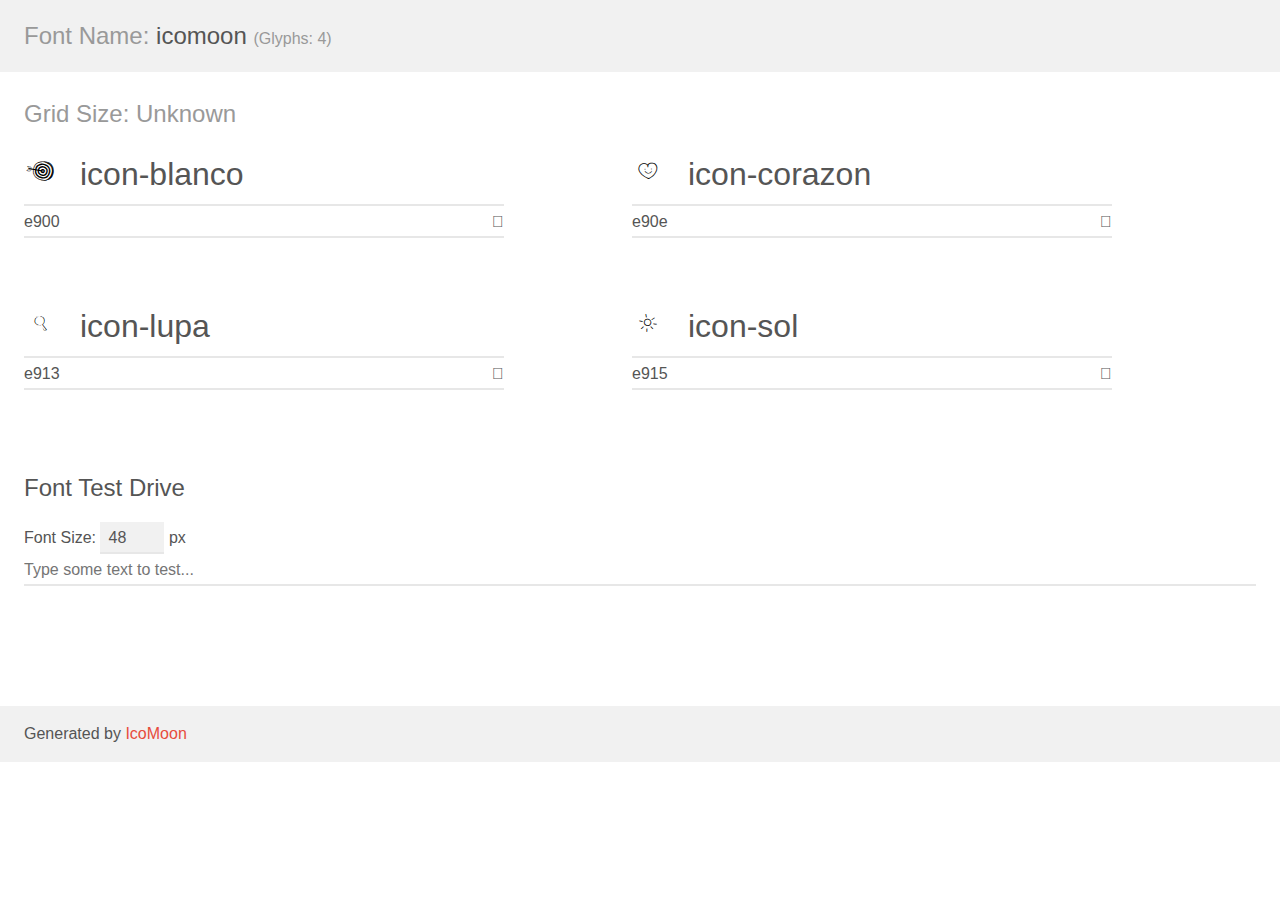
<file: fonts/consejofonts/demo.html>
<!doctype html>
<html>
<head>
    <meta charset="utf-8">
    <title>IcoMoon Demo</title>
    <meta name="description" content="An Icon Font Generated By IcoMoon.io">
    <meta name="viewport" content="width=device-width, initial-scale=1">
    <link rel="stylesheet" href="demo-files/demo.css">
    <link rel="stylesheet" href="style.css"></head>
<body>
    <div class="bgc1 clearfix">
        <h1 class="mhmm mvm"><span class="fgc1">Font Name:</span> icomoon <small class="fgc1">(Glyphs:&nbsp;4)</small></h1>
    </div>
    <div class="clearfix mhl ptl">
        <h1 class="mvm mtn fgc1">Grid Size: Unknown</h1>
        <div class="glyph fs1">
            <div class="clearfix bshadow0 pbs">
                <span class="icon-blanco">
                <span class="path1"></span><span class="path2"></span><span class="path3"></span><span class="path4"></span><span class="path5"></span><span class="path6"></span><span class="path7"></span><span class="path8"></span><span class="path9"></span><span class="path10"></span><span class="path11"></span><span class="path12"></span><span class="path13"></span><span class="path14"></span>
                </span>
                <span class="mls"> icon-blanco</span>
            </div>
            <fieldset class="fs0 size1of1 clearfix hidden-false">
                <input type="text" readonly value="e900" class="unit size1of2" />
                <input type="text" maxlength="1" readonly value="&#xe900;" class="unitRight size1of2 talign-right" />
            </fieldset>
            <div class="fs0 bshadow0 clearfix hidden-true">
                <span class="unit pvs fgc1">liga: </span>
                <input type="text" readonly value="" class="liga unitRight" />
            </div>
        </div>
        <div class="glyph fs1">
            <div class="clearfix bshadow0 pbs">
                <span class="icon-corazon">
                <span class="path1"></span><span class="path2"></span><span class="path3"></span><span class="path4"></span><span class="path5"></span>
                </span>
                <span class="mls"> icon-corazon</span>
            </div>
            <fieldset class="fs0 size1of1 clearfix hidden-false">
                <input type="text" readonly value="e90e" class="unit size1of2" />
                <input type="text" maxlength="1" readonly value="&#xe90e;" class="unitRight size1of2 talign-right" />
            </fieldset>
            <div class="fs0 bshadow0 clearfix hidden-true">
                <span class="unit pvs fgc1">liga: </span>
                <input type="text" readonly value="" class="liga unitRight" />
            </div>
        </div>
        <div class="glyph fs1">
            <div class="clearfix bshadow0 pbs">
                <span class="icon-lupa">
                <span class="path1"></span><span class="path2"></span>
                </span>
                <span class="mls"> icon-lupa</span>
            </div>
            <fieldset class="fs0 size1of1 clearfix hidden-false">
                <input type="text" readonly value="e913" class="unit size1of2" />
                <input type="text" maxlength="1" readonly value="&#xe913;" class="unitRight size1of2 talign-right" />
            </fieldset>
            <div class="fs0 bshadow0 clearfix hidden-true">
                <span class="unit pvs fgc1">liga: </span>
                <input type="text" readonly value="" class="liga unitRight" />
            </div>
        </div>
        <div class="glyph fs1">
            <div class="clearfix bshadow0 pbs">
                <span class="icon-sol">
                <span class="path1"></span><span class="path2"></span><span class="path3"></span><span class="path4"></span><span class="path5"></span><span class="path6"></span><span class="path7"></span><span class="path8"></span><span class="path9"></span>
                </span>
                <span class="mls"> icon-sol</span>
            </div>
            <fieldset class="fs0 size1of1 clearfix hidden-false">
                <input type="text" readonly value="e915" class="unit size1of2" />
                <input type="text" maxlength="1" readonly value="&#xe915;" class="unitRight size1of2 talign-right" />
            </fieldset>
            <div class="fs0 bshadow0 clearfix hidden-true">
                <span class="unit pvs fgc1">liga: </span>
                <input type="text" readonly value="" class="liga unitRight" />
            </div>
        </div>
    </div>

    <!--[if gt IE 8]><!-->
    <div class="mhl clearfix mbl">
        <h1>Font Test Drive</h1>
        <label>
            Font Size: <input id="fontSize" type="number" class="textbox0 mbm"
            min="8" value="48" />
            px
        </label>
        <input id="testText" type="text" class="phl size1of1 mvl"
        placeholder="Type some text to test..." value=""/>
        <div id="testDrive" class="icon-">&nbsp;
        </div>
    </div>
    <!--<![endif]-->
    <div class="bgc1 clearfix">
        <p class="mhl">Generated by <a href="https://icomoon.io/app">IcoMoon</a></p>
    </div>

    <script src="demo-files/demo.js"></script>
</body>
</html>
</file>
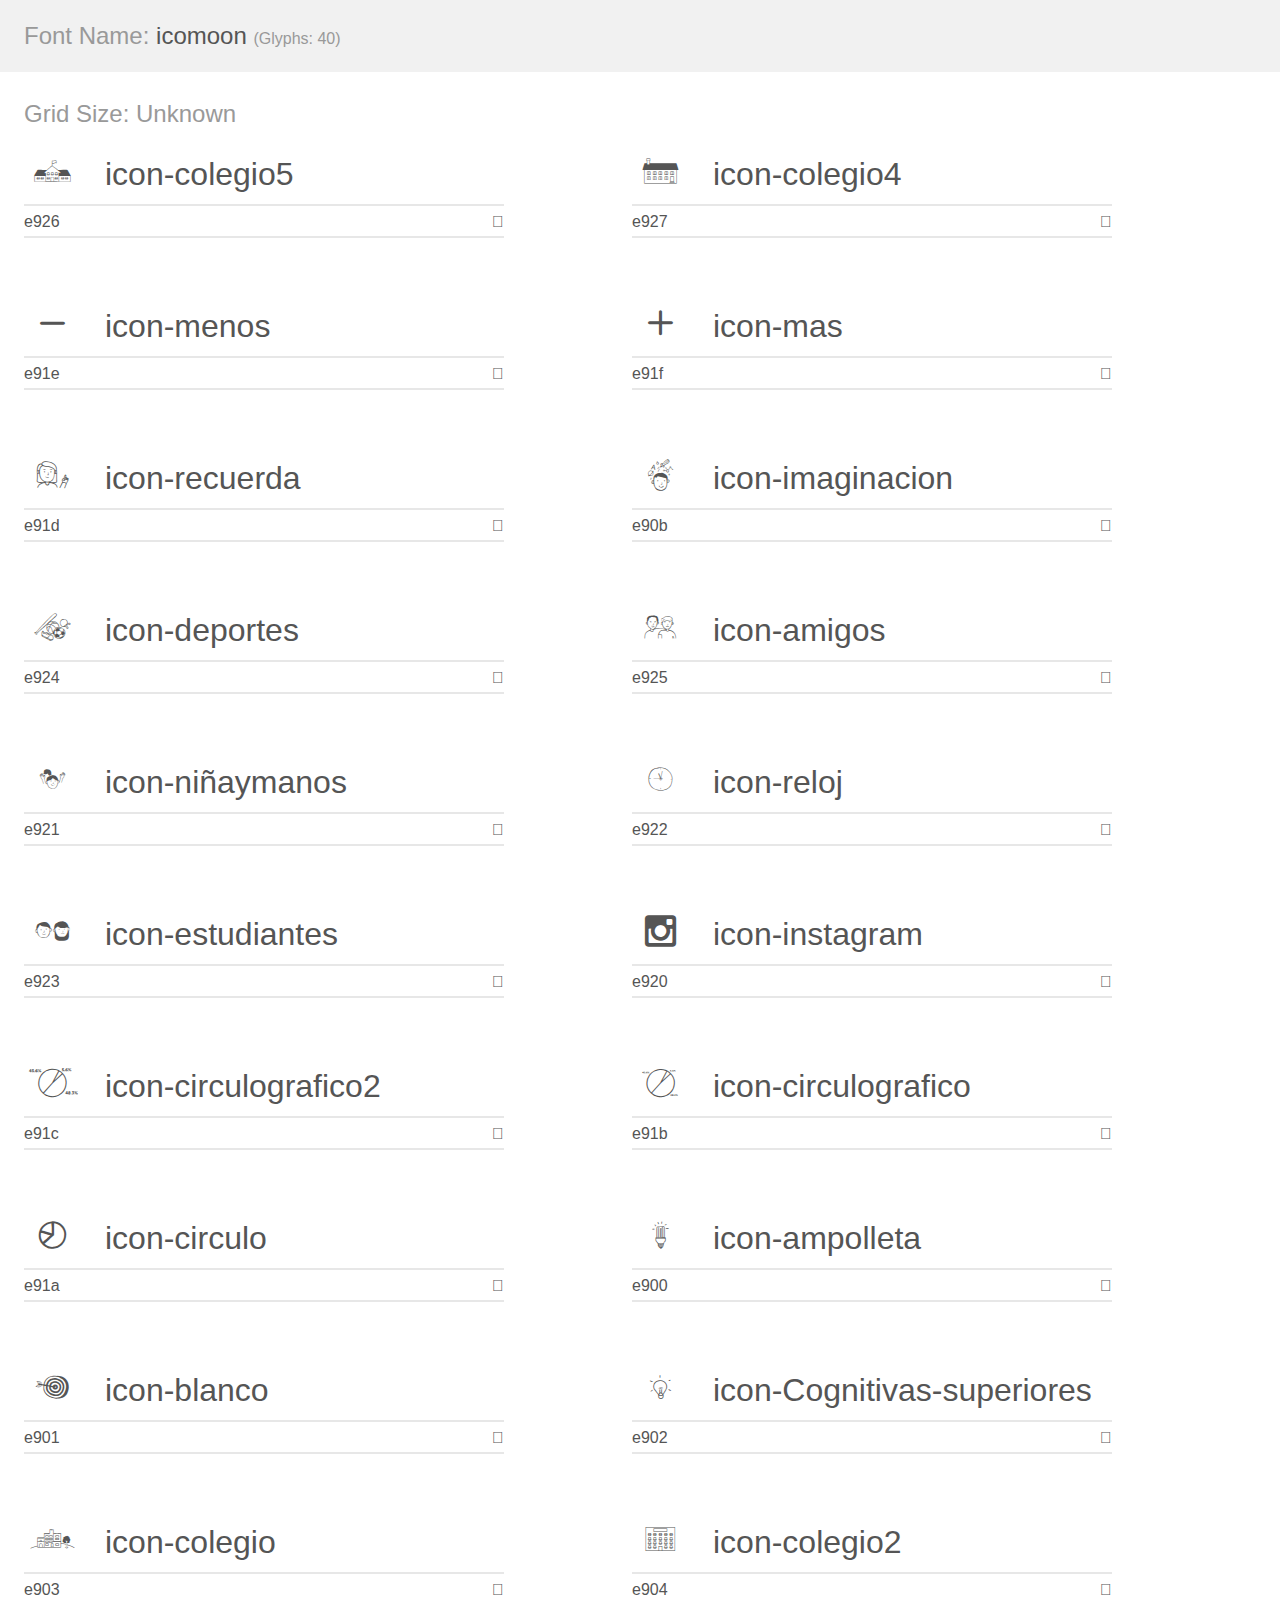
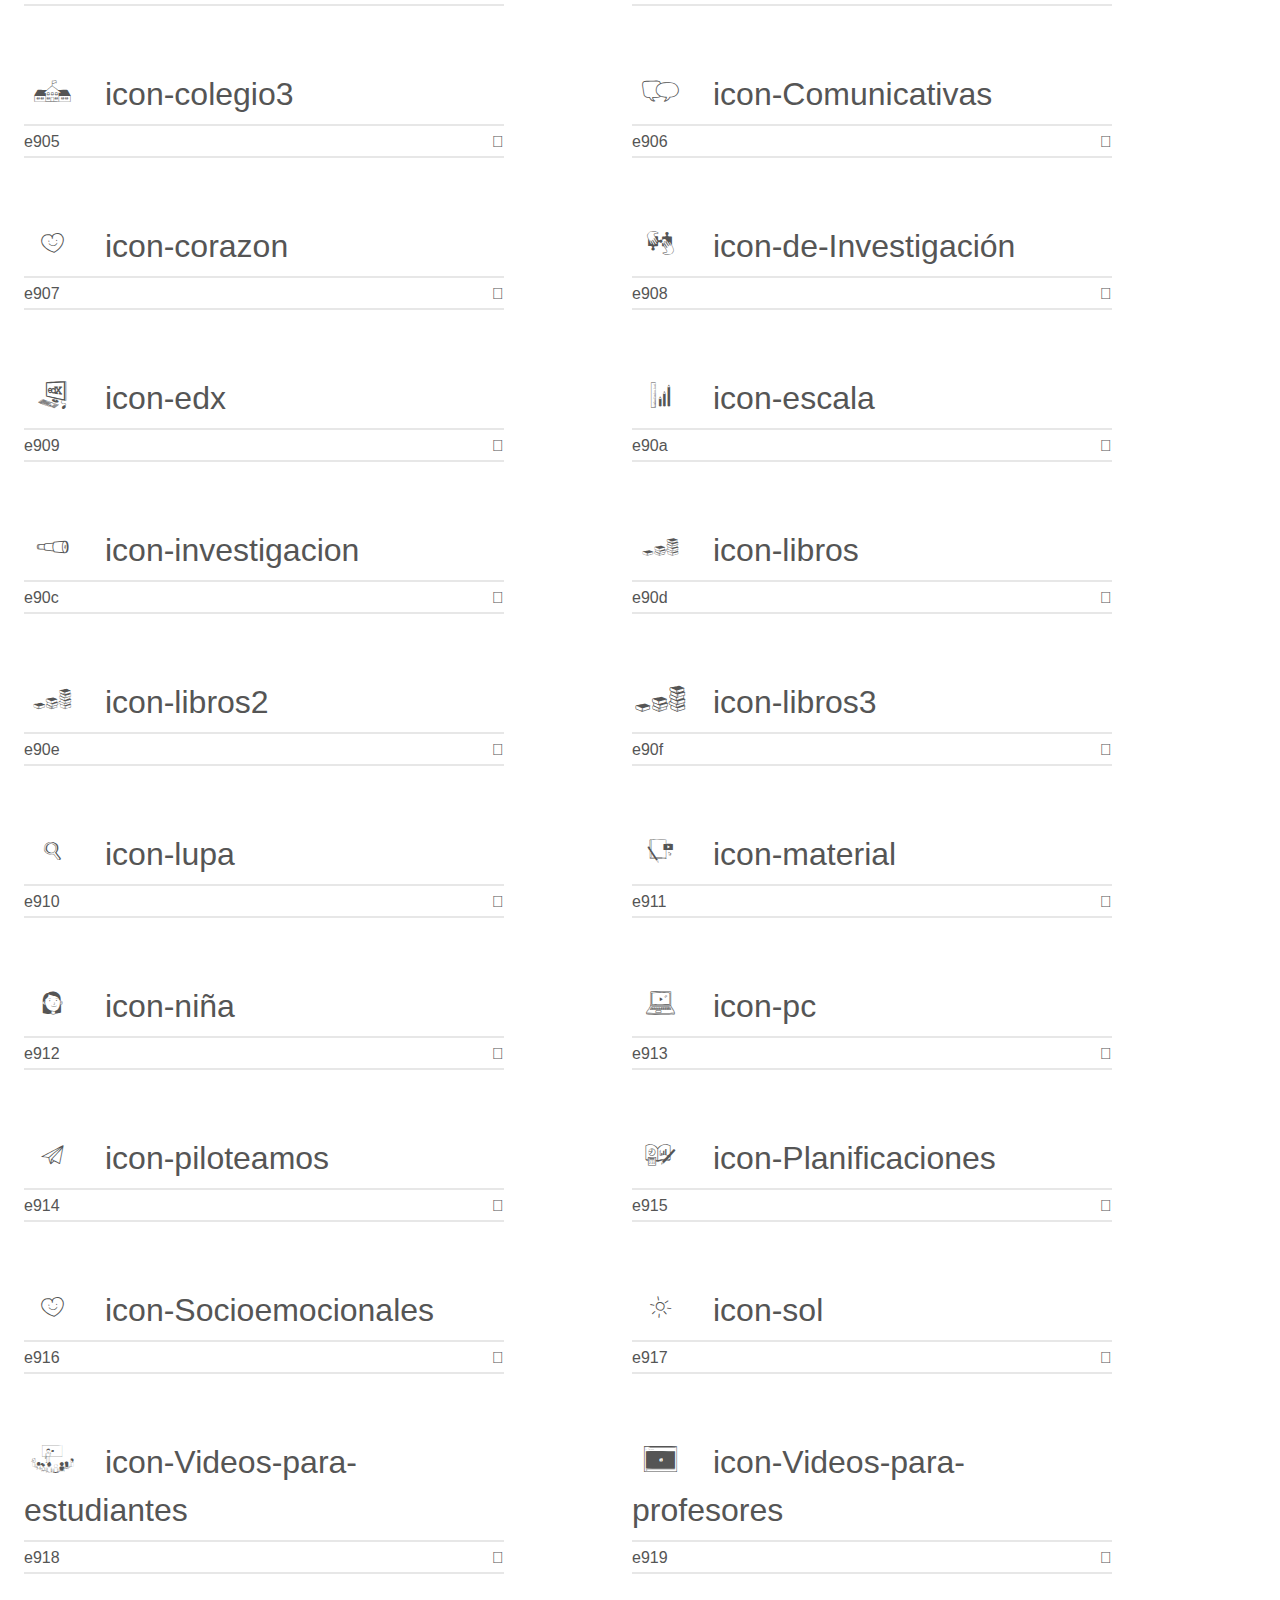
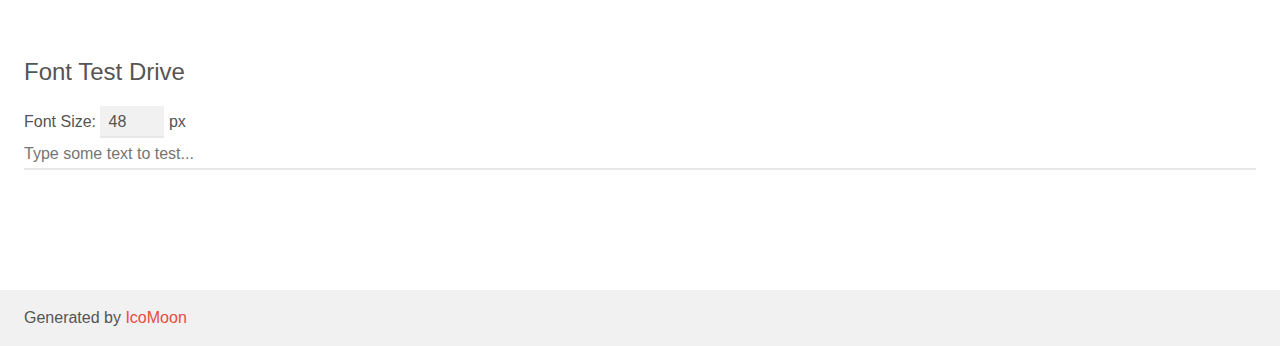
<file: fonts/icomoon/demo.html>
<!doctype html>
<html>
<head>
    <meta charset="utf-8">
    <title>IcoMoon Demo</title>
    <meta name="description" content="An Icon Font Generated By IcoMoon.io">
    <meta name="viewport" content="width=device-width, initial-scale=1">
    <link rel="stylesheet" href="demo-files/demo.css">
    <link rel="stylesheet" href="style.css"></head>
<body>
    <div class="bgc1 clearfix">
        <h1 class="mhmm mvm"><span class="fgc1">Font Name:</span> icomoon <small class="fgc1">(Glyphs:&nbsp;40)</small></h1>
    </div>
    <div class="clearfix mhl ptl">
        <h1 class="mvm mtn fgc1">Grid Size: Unknown</h1>
        <div class="glyph fs1">
            <div class="clearfix bshadow0 pbs">
                <span class="icon-colegio5">
                
                </span>
                <span class="mls"> icon-colegio5</span>
            </div>
            <fieldset class="fs0 size1of1 clearfix hidden-false">
                <input type="text" readonly value="e926" class="unit size1of2" />
                <input type="text" maxlength="1" readonly value="&#xe926;" class="unitRight size1of2 talign-right" />
            </fieldset>
            <div class="fs0 bshadow0 clearfix hidden-true">
                <span class="unit pvs fgc1">liga: </span>
                <input type="text" readonly value="" class="liga unitRight" />
            </div>
        </div>
        <div class="glyph fs1">
            <div class="clearfix bshadow0 pbs">
                <span class="icon-colegio4">
                
                </span>
                <span class="mls"> icon-colegio4</span>
            </div>
            <fieldset class="fs0 size1of1 clearfix hidden-false">
                <input type="text" readonly value="e927" class="unit size1of2" />
                <input type="text" maxlength="1" readonly value="&#xe927;" class="unitRight size1of2 talign-right" />
            </fieldset>
            <div class="fs0 bshadow0 clearfix hidden-true">
                <span class="unit pvs fgc1">liga: </span>
                <input type="text" readonly value="" class="liga unitRight" />
            </div>
        </div>
        <div class="glyph fs1">
            <div class="clearfix bshadow0 pbs">
                <span class="icon-menos">
                
                </span>
                <span class="mls"> icon-menos</span>
            </div>
            <fieldset class="fs0 size1of1 clearfix hidden-false">
                <input type="text" readonly value="e91e" class="unit size1of2" />
                <input type="text" maxlength="1" readonly value="&#xe91e;" class="unitRight size1of2 talign-right" />
            </fieldset>
            <div class="fs0 bshadow0 clearfix hidden-true">
                <span class="unit pvs fgc1">liga: </span>
                <input type="text" readonly value="" class="liga unitRight" />
            </div>
        </div>
        <div class="glyph fs1">
            <div class="clearfix bshadow0 pbs">
                <span class="icon-mas">
                
                </span>
                <span class="mls"> icon-mas</span>
            </div>
            <fieldset class="fs0 size1of1 clearfix hidden-false">
                <input type="text" readonly value="e91f" class="unit size1of2" />
                <input type="text" maxlength="1" readonly value="&#xe91f;" class="unitRight size1of2 talign-right" />
            </fieldset>
            <div class="fs0 bshadow0 clearfix hidden-true">
                <span class="unit pvs fgc1">liga: </span>
                <input type="text" readonly value="" class="liga unitRight" />
            </div>
        </div>
        <div class="glyph fs1">
            <div class="clearfix bshadow0 pbs">
                <span class="icon-recuerda">
                
                </span>
                <span class="mls"> icon-recuerda</span>
            </div>
            <fieldset class="fs0 size1of1 clearfix hidden-false">
                <input type="text" readonly value="e91d" class="unit size1of2" />
                <input type="text" maxlength="1" readonly value="&#xe91d;" class="unitRight size1of2 talign-right" />
            </fieldset>
            <div class="fs0 bshadow0 clearfix hidden-true">
                <span class="unit pvs fgc1">liga: </span>
                <input type="text" readonly value="" class="liga unitRight" />
            </div>
        </div>
        <div class="glyph fs1">
            <div class="clearfix bshadow0 pbs">
                <span class="icon-imaginacion">
                
                </span>
                <span class="mls"> icon-imaginacion</span>
            </div>
            <fieldset class="fs0 size1of1 clearfix hidden-false">
                <input type="text" readonly value="e90b" class="unit size1of2" />
                <input type="text" maxlength="1" readonly value="&#xe90b;" class="unitRight size1of2 talign-right" />
            </fieldset>
            <div class="fs0 bshadow0 clearfix hidden-true">
                <span class="unit pvs fgc1">liga: </span>
                <input type="text" readonly value="" class="liga unitRight" />
            </div>
        </div>
        <div class="glyph fs1">
            <div class="clearfix bshadow0 pbs">
                <span class="icon-deportes">
                
                </span>
                <span class="mls"> icon-deportes</span>
            </div>
            <fieldset class="fs0 size1of1 clearfix hidden-false">
                <input type="text" readonly value="e924" class="unit size1of2" />
                <input type="text" maxlength="1" readonly value="&#xe924;" class="unitRight size1of2 talign-right" />
            </fieldset>
            <div class="fs0 bshadow0 clearfix hidden-true">
                <span class="unit pvs fgc1">liga: </span>
                <input type="text" readonly value="" class="liga unitRight" />
            </div>
        </div>
        <div class="glyph fs1">
            <div class="clearfix bshadow0 pbs">
                <span class="icon-amigos">
                
                </span>
                <span class="mls"> icon-amigos</span>
            </div>
            <fieldset class="fs0 size1of1 clearfix hidden-false">
                <input type="text" readonly value="e925" class="unit size1of2" />
                <input type="text" maxlength="1" readonly value="&#xe925;" class="unitRight size1of2 talign-right" />
            </fieldset>
            <div class="fs0 bshadow0 clearfix hidden-true">
                <span class="unit pvs fgc1">liga: </span>
                <input type="text" readonly value="" class="liga unitRight" />
            </div>
        </div>
        <div class="glyph fs1">
            <div class="clearfix bshadow0 pbs">
                <span class="icon-niñaymanos">
                
                </span>
                <span class="mls"> icon-niñaymanos</span>
            </div>
            <fieldset class="fs0 size1of1 clearfix hidden-false">
                <input type="text" readonly value="e921" class="unit size1of2" />
                <input type="text" maxlength="1" readonly value="&#xe921;" class="unitRight size1of2 talign-right" />
            </fieldset>
            <div class="fs0 bshadow0 clearfix hidden-true">
                <span class="unit pvs fgc1">liga: </span>
                <input type="text" readonly value="" class="liga unitRight" />
            </div>
        </div>
        <div class="glyph fs1">
            <div class="clearfix bshadow0 pbs">
                <span class="icon-reloj">
                
                </span>
                <span class="mls"> icon-reloj</span>
            </div>
            <fieldset class="fs0 size1of1 clearfix hidden-false">
                <input type="text" readonly value="e922" class="unit size1of2" />
                <input type="text" maxlength="1" readonly value="&#xe922;" class="unitRight size1of2 talign-right" />
            </fieldset>
            <div class="fs0 bshadow0 clearfix hidden-true">
                <span class="unit pvs fgc1">liga: </span>
                <input type="text" readonly value="" class="liga unitRight" />
            </div>
        </div>
        <div class="glyph fs1">
            <div class="clearfix bshadow0 pbs">
                <span class="icon-estudiantes">
                
                </span>
                <span class="mls"> icon-estudiantes</span>
            </div>
            <fieldset class="fs0 size1of1 clearfix hidden-false">
                <input type="text" readonly value="e923" class="unit size1of2" />
                <input type="text" maxlength="1" readonly value="&#xe923;" class="unitRight size1of2 talign-right" />
            </fieldset>
            <div class="fs0 bshadow0 clearfix hidden-true">
                <span class="unit pvs fgc1">liga: </span>
                <input type="text" readonly value="" class="liga unitRight" />
            </div>
        </div>
        <div class="glyph fs1">
            <div class="clearfix bshadow0 pbs">
                <span class="icon-instagram">
                
                </span>
                <span class="mls"> icon-instagram</span>
            </div>
            <fieldset class="fs0 size1of1 clearfix hidden-false">
                <input type="text" readonly value="e920" class="unit size1of2" />
                <input type="text" maxlength="1" readonly value="&#xe920;" class="unitRight size1of2 talign-right" />
            </fieldset>
            <div class="fs0 bshadow0 clearfix hidden-true">
                <span class="unit pvs fgc1">liga: </span>
                <input type="text" readonly value="" class="liga unitRight" />
            </div>
        </div>
        <div class="glyph fs1">
            <div class="clearfix bshadow0 pbs">
                <span class="icon-circulografico2">
                
                </span>
                <span class="mls"> icon-circulografico2</span>
            </div>
            <fieldset class="fs0 size1of1 clearfix hidden-false">
                <input type="text" readonly value="e91c" class="unit size1of2" />
                <input type="text" maxlength="1" readonly value="&#xe91c;" class="unitRight size1of2 talign-right" />
            </fieldset>
            <div class="fs0 bshadow0 clearfix hidden-true">
                <span class="unit pvs fgc1">liga: </span>
                <input type="text" readonly value="" class="liga unitRight" />
            </div>
        </div>
        <div class="glyph fs1">
            <div class="clearfix bshadow0 pbs">
                <span class="icon-circulografico">
                
                </span>
                <span class="mls"> icon-circulografico</span>
            </div>
            <fieldset class="fs0 size1of1 clearfix hidden-false">
                <input type="text" readonly value="e91b" class="unit size1of2" />
                <input type="text" maxlength="1" readonly value="&#xe91b;" class="unitRight size1of2 talign-right" />
            </fieldset>
            <div class="fs0 bshadow0 clearfix hidden-true">
                <span class="unit pvs fgc1">liga: </span>
                <input type="text" readonly value="" class="liga unitRight" />
            </div>
        </div>
        <div class="glyph fs1">
            <div class="clearfix bshadow0 pbs">
                <span class="icon-circulo">
                
                </span>
                <span class="mls"> icon-circulo</span>
            </div>
            <fieldset class="fs0 size1of1 clearfix hidden-false">
                <input type="text" readonly value="e91a" class="unit size1of2" />
                <input type="text" maxlength="1" readonly value="&#xe91a;" class="unitRight size1of2 talign-right" />
            </fieldset>
            <div class="fs0 bshadow0 clearfix hidden-true">
                <span class="unit pvs fgc1">liga: </span>
                <input type="text" readonly value="" class="liga unitRight" />
            </div>
        </div>
        <div class="glyph fs1">
            <div class="clearfix bshadow0 pbs">
                <span class="icon-ampolleta">
                
                </span>
                <span class="mls"> icon-ampolleta</span>
            </div>
            <fieldset class="fs0 size1of1 clearfix hidden-false">
                <input type="text" readonly value="e900" class="unit size1of2" />
                <input type="text" maxlength="1" readonly value="&#xe900;" class="unitRight size1of2 talign-right" />
            </fieldset>
            <div class="fs0 bshadow0 clearfix hidden-true">
                <span class="unit pvs fgc1">liga: </span>
                <input type="text" readonly value="" class="liga unitRight" />
            </div>
        </div>
        <div class="glyph fs1">
            <div class="clearfix bshadow0 pbs">
                <span class="icon-blanco">
                
                </span>
                <span class="mls"> icon-blanco</span>
            </div>
            <fieldset class="fs0 size1of1 clearfix hidden-false">
                <input type="text" readonly value="e901" class="unit size1of2" />
                <input type="text" maxlength="1" readonly value="&#xe901;" class="unitRight size1of2 talign-right" />
            </fieldset>
            <div class="fs0 bshadow0 clearfix hidden-true">
                <span class="unit pvs fgc1">liga: </span>
                <input type="text" readonly value="" class="liga unitRight" />
            </div>
        </div>
        <div class="glyph fs1">
            <div class="clearfix bshadow0 pbs">
                <span class="icon-Cognitivas-superiores">
                
                </span>
                <span class="mls"> icon-Cognitivas-superiores</span>
            </div>
            <fieldset class="fs0 size1of1 clearfix hidden-false">
                <input type="text" readonly value="e902" class="unit size1of2" />
                <input type="text" maxlength="1" readonly value="&#xe902;" class="unitRight size1of2 talign-right" />
            </fieldset>
            <div class="fs0 bshadow0 clearfix hidden-true">
                <span class="unit pvs fgc1">liga: </span>
                <input type="text" readonly value="" class="liga unitRight" />
            </div>
        </div>
        <div class="glyph fs1">
            <div class="clearfix bshadow0 pbs">
                <span class="icon-colegio">
                
                </span>
                <span class="mls"> icon-colegio</span>
            </div>
            <fieldset class="fs0 size1of1 clearfix hidden-false">
                <input type="text" readonly value="e903" class="unit size1of2" />
                <input type="text" maxlength="1" readonly value="&#xe903;" class="unitRight size1of2 talign-right" />
            </fieldset>
            <div class="fs0 bshadow0 clearfix hidden-true">
                <span class="unit pvs fgc1">liga: </span>
                <input type="text" readonly value="" class="liga unitRight" />
            </div>
        </div>
        <div class="glyph fs1">
            <div class="clearfix bshadow0 pbs">
                <span class="icon-colegio2">
                
                </span>
                <span class="mls"> icon-colegio2</span>
            </div>
            <fieldset class="fs0 size1of1 clearfix hidden-false">
                <input type="text" readonly value="e904" class="unit size1of2" />
                <input type="text" maxlength="1" readonly value="&#xe904;" class="unitRight size1of2 talign-right" />
            </fieldset>
            <div class="fs0 bshadow0 clearfix hidden-true">
                <span class="unit pvs fgc1">liga: </span>
                <input type="text" readonly value="" class="liga unitRight" />
            </div>
        </div>
        <div class="glyph fs1">
            <div class="clearfix bshadow0 pbs">
                <span class="icon-colegio3">
                
                </span>
                <span class="mls"> icon-colegio3</span>
            </div>
            <fieldset class="fs0 size1of1 clearfix hidden-false">
                <input type="text" readonly value="e905" class="unit size1of2" />
                <input type="text" maxlength="1" readonly value="&#xe905;" class="unitRight size1of2 talign-right" />
            </fieldset>
            <div class="fs0 bshadow0 clearfix hidden-true">
                <span class="unit pvs fgc1">liga: </span>
                <input type="text" readonly value="" class="liga unitRight" />
            </div>
        </div>
        <div class="glyph fs1">
            <div class="clearfix bshadow0 pbs">
                <span class="icon-Comunicativas">
                
                </span>
                <span class="mls"> icon-Comunicativas</span>
            </div>
            <fieldset class="fs0 size1of1 clearfix hidden-false">
                <input type="text" readonly value="e906" class="unit size1of2" />
                <input type="text" maxlength="1" readonly value="&#xe906;" class="unitRight size1of2 talign-right" />
            </fieldset>
            <div class="fs0 bshadow0 clearfix hidden-true">
                <span class="unit pvs fgc1">liga: </span>
                <input type="text" readonly value="" class="liga unitRight" />
            </div>
        </div>
        <div class="glyph fs1">
            <div class="clearfix bshadow0 pbs">
                <span class="icon-corazon">
                
                </span>
                <span class="mls"> icon-corazon</span>
            </div>
            <fieldset class="fs0 size1of1 clearfix hidden-false">
                <input type="text" readonly value="e907" class="unit size1of2" />
                <input type="text" maxlength="1" readonly value="&#xe907;" class="unitRight size1of2 talign-right" />
            </fieldset>
            <div class="fs0 bshadow0 clearfix hidden-true">
                <span class="unit pvs fgc1">liga: </span>
                <input type="text" readonly value="" class="liga unitRight" />
            </div>
        </div>
        <div class="glyph fs1">
            <div class="clearfix bshadow0 pbs">
                <span class="icon-de-Investigación">
                
                </span>
                <span class="mls"> icon-de-Investigación</span>
            </div>
            <fieldset class="fs0 size1of1 clearfix hidden-false">
                <input type="text" readonly value="e908" class="unit size1of2" />
                <input type="text" maxlength="1" readonly value="&#xe908;" class="unitRight size1of2 talign-right" />
            </fieldset>
            <div class="fs0 bshadow0 clearfix hidden-true">
                <span class="unit pvs fgc1">liga: </span>
                <input type="text" readonly value="" class="liga unitRight" />
            </div>
        </div>
        <div class="glyph fs1">
            <div class="clearfix bshadow0 pbs">
                <span class="icon-edx">
                
                </span>
                <span class="mls"> icon-edx</span>
            </div>
            <fieldset class="fs0 size1of1 clearfix hidden-false">
                <input type="text" readonly value="e909" class="unit size1of2" />
                <input type="text" maxlength="1" readonly value="&#xe909;" class="unitRight size1of2 talign-right" />
            </fieldset>
            <div class="fs0 bshadow0 clearfix hidden-true">
                <span class="unit pvs fgc1">liga: </span>
                <input type="text" readonly value="" class="liga unitRight" />
            </div>
        </div>
        <div class="glyph fs1">
            <div class="clearfix bshadow0 pbs">
                <span class="icon-escala">
                
                </span>
                <span class="mls"> icon-escala</span>
            </div>
            <fieldset class="fs0 size1of1 clearfix hidden-false">
                <input type="text" readonly value="e90a" class="unit size1of2" />
                <input type="text" maxlength="1" readonly value="&#xe90a;" class="unitRight size1of2 talign-right" />
            </fieldset>
            <div class="fs0 bshadow0 clearfix hidden-true">
                <span class="unit pvs fgc1">liga: </span>
                <input type="text" readonly value="" class="liga unitRight" />
            </div>
        </div>
        <div class="glyph fs1">
            <div class="clearfix bshadow0 pbs">
                <span class="icon-investigacion">
                
                </span>
                <span class="mls"> icon-investigacion</span>
            </div>
            <fieldset class="fs0 size1of1 clearfix hidden-false">
                <input type="text" readonly value="e90c" class="unit size1of2" />
                <input type="text" maxlength="1" readonly value="&#xe90c;" class="unitRight size1of2 talign-right" />
            </fieldset>
            <div class="fs0 bshadow0 clearfix hidden-true">
                <span class="unit pvs fgc1">liga: </span>
                <input type="text" readonly value="" class="liga unitRight" />
            </div>
        </div>
        <div class="glyph fs1">
            <div class="clearfix bshadow0 pbs">
                <span class="icon-libros">
                
                </span>
                <span class="mls"> icon-libros</span>
            </div>
            <fieldset class="fs0 size1of1 clearfix hidden-false">
                <input type="text" readonly value="e90d" class="unit size1of2" />
                <input type="text" maxlength="1" readonly value="&#xe90d;" class="unitRight size1of2 talign-right" />
            </fieldset>
            <div class="fs0 bshadow0 clearfix hidden-true">
                <span class="unit pvs fgc1">liga: </span>
                <input type="text" readonly value="" class="liga unitRight" />
            </div>
        </div>
        <div class="glyph fs1">
            <div class="clearfix bshadow0 pbs">
                <span class="icon-libros2">
                
                </span>
                <span class="mls"> icon-libros2</span>
            </div>
            <fieldset class="fs0 size1of1 clearfix hidden-false">
                <input type="text" readonly value="e90e" class="unit size1of2" />
                <input type="text" maxlength="1" readonly value="&#xe90e;" class="unitRight size1of2 talign-right" />
            </fieldset>
            <div class="fs0 bshadow0 clearfix hidden-true">
                <span class="unit pvs fgc1">liga: </span>
                <input type="text" readonly value="" class="liga unitRight" />
            </div>
        </div>
        <div class="glyph fs1">
            <div class="clearfix bshadow0 pbs">
                <span class="icon-libros3">
                
                </span>
                <span class="mls"> icon-libros3</span>
            </div>
            <fieldset class="fs0 size1of1 clearfix hidden-false">
                <input type="text" readonly value="e90f" class="unit size1of2" />
                <input type="text" maxlength="1" readonly value="&#xe90f;" class="unitRight size1of2 talign-right" />
            </fieldset>
            <div class="fs0 bshadow0 clearfix hidden-true">
                <span class="unit pvs fgc1">liga: </span>
                <input type="text" readonly value="" class="liga unitRight" />
            </div>
        </div>
        <div class="glyph fs1">
            <div class="clearfix bshadow0 pbs">
                <span class="icon-lupa">
                
                </span>
                <span class="mls"> icon-lupa</span>
            </div>
            <fieldset class="fs0 size1of1 clearfix hidden-false">
                <input type="text" readonly value="e910" class="unit size1of2" />
                <input type="text" maxlength="1" readonly value="&#xe910;" class="unitRight size1of2 talign-right" />
            </fieldset>
            <div class="fs0 bshadow0 clearfix hidden-true">
                <span class="unit pvs fgc1">liga: </span>
                <input type="text" readonly value="" class="liga unitRight" />
            </div>
        </div>
        <div class="glyph fs1">
            <div class="clearfix bshadow0 pbs">
                <span class="icon-material">
                
                </span>
                <span class="mls"> icon-material</span>
            </div>
            <fieldset class="fs0 size1of1 clearfix hidden-false">
                <input type="text" readonly value="e911" class="unit size1of2" />
                <input type="text" maxlength="1" readonly value="&#xe911;" class="unitRight size1of2 talign-right" />
            </fieldset>
            <div class="fs0 bshadow0 clearfix hidden-true">
                <span class="unit pvs fgc1">liga: </span>
                <input type="text" readonly value="" class="liga unitRight" />
            </div>
        </div>
        <div class="glyph fs1">
            <div class="clearfix bshadow0 pbs">
                <span class="icon-niña">
                
                </span>
                <span class="mls"> icon-niña</span>
            </div>
            <fieldset class="fs0 size1of1 clearfix hidden-false">
                <input type="text" readonly value="e912" class="unit size1of2" />
                <input type="text" maxlength="1" readonly value="&#xe912;" class="unitRight size1of2 talign-right" />
            </fieldset>
            <div class="fs0 bshadow0 clearfix hidden-true">
                <span class="unit pvs fgc1">liga: </span>
                <input type="text" readonly value="" class="liga unitRight" />
            </div>
        </div>
        <div class="glyph fs1">
            <div class="clearfix bshadow0 pbs">
                <span class="icon-pc">
                
                </span>
                <span class="mls"> icon-pc</span>
            </div>
            <fieldset class="fs0 size1of1 clearfix hidden-false">
                <input type="text" readonly value="e913" class="unit size1of2" />
                <input type="text" maxlength="1" readonly value="&#xe913;" class="unitRight size1of2 talign-right" />
            </fieldset>
            <div class="fs0 bshadow0 clearfix hidden-true">
                <span class="unit pvs fgc1">liga: </span>
                <input type="text" readonly value="" class="liga unitRight" />
            </div>
        </div>
        <div class="glyph fs1">
            <div class="clearfix bshadow0 pbs">
                <span class="icon-piloteamos">
                
                </span>
                <span class="mls"> icon-piloteamos</span>
            </div>
            <fieldset class="fs0 size1of1 clearfix hidden-false">
                <input type="text" readonly value="e914" class="unit size1of2" />
                <input type="text" maxlength="1" readonly value="&#xe914;" class="unitRight size1of2 talign-right" />
            </fieldset>
            <div class="fs0 bshadow0 clearfix hidden-true">
                <span class="unit pvs fgc1">liga: </span>
                <input type="text" readonly value="" class="liga unitRight" />
            </div>
        </div>
        <div class="glyph fs1">
            <div class="clearfix bshadow0 pbs">
                <span class="icon-Planificaciones">
                
                </span>
                <span class="mls"> icon-Planificaciones</span>
            </div>
            <fieldset class="fs0 size1of1 clearfix hidden-false">
                <input type="text" readonly value="e915" class="unit size1of2" />
                <input type="text" maxlength="1" readonly value="&#xe915;" class="unitRight size1of2 talign-right" />
            </fieldset>
            <div class="fs0 bshadow0 clearfix hidden-true">
                <span class="unit pvs fgc1">liga: </span>
                <input type="text" readonly value="" class="liga unitRight" />
            </div>
        </div>
        <div class="glyph fs1">
            <div class="clearfix bshadow0 pbs">
                <span class="icon-Socioemocionales">
                
                </span>
                <span class="mls"> icon-Socioemocionales</span>
            </div>
            <fieldset class="fs0 size1of1 clearfix hidden-false">
                <input type="text" readonly value="e916" class="unit size1of2" />
                <input type="text" maxlength="1" readonly value="&#xe916;" class="unitRight size1of2 talign-right" />
            </fieldset>
            <div class="fs0 bshadow0 clearfix hidden-true">
                <span class="unit pvs fgc1">liga: </span>
                <input type="text" readonly value="" class="liga unitRight" />
            </div>
        </div>
        <div class="glyph fs1">
            <div class="clearfix bshadow0 pbs">
                <span class="icon-sol">
                
                </span>
                <span class="mls"> icon-sol</span>
            </div>
            <fieldset class="fs0 size1of1 clearfix hidden-false">
                <input type="text" readonly value="e917" class="unit size1of2" />
                <input type="text" maxlength="1" readonly value="&#xe917;" class="unitRight size1of2 talign-right" />
            </fieldset>
            <div class="fs0 bshadow0 clearfix hidden-true">
                <span class="unit pvs fgc1">liga: </span>
                <input type="text" readonly value="" class="liga unitRight" />
            </div>
        </div>
        <div class="glyph fs1">
            <div class="clearfix bshadow0 pbs">
                <span class="icon-Videos-para-estudiantes">
                
                </span>
                <span class="mls"> icon-Videos-para-estudiantes</span>
            </div>
            <fieldset class="fs0 size1of1 clearfix hidden-false">
                <input type="text" readonly value="e918" class="unit size1of2" />
                <input type="text" maxlength="1" readonly value="&#xe918;" class="unitRight size1of2 talign-right" />
            </fieldset>
            <div class="fs0 bshadow0 clearfix hidden-true">
                <span class="unit pvs fgc1">liga: </span>
                <input type="text" readonly value="" class="liga unitRight" />
            </div>
        </div>
        <div class="glyph fs1">
            <div class="clearfix bshadow0 pbs">
                <span class="icon-Videos-para-profesores">
                
                </span>
                <span class="mls"> icon-Videos-para-profesores</span>
            </div>
            <fieldset class="fs0 size1of1 clearfix hidden-false">
                <input type="text" readonly value="e919" class="unit size1of2" />
                <input type="text" maxlength="1" readonly value="&#xe919;" class="unitRight size1of2 talign-right" />
            </fieldset>
            <div class="fs0 bshadow0 clearfix hidden-true">
                <span class="unit pvs fgc1">liga: </span>
                <input type="text" readonly value="" class="liga unitRight" />
            </div>
        </div>
    </div>

    <!--[if gt IE 8]><!-->
    <div class="mhl clearfix mbl">
        <h1>Font Test Drive</h1>
        <label>
            Font Size: <input id="fontSize" type="number" class="textbox0 mbm"
            min="8" value="48" />
            px
        </label>
        <input id="testText" type="text" class="phl size1of1 mvl"
        placeholder="Type some text to test..." value=""/>
        <div id="testDrive" class="icon-">&nbsp;
        </div>
    </div>
    <!--<![endif]-->
    <div class="bgc1 clearfix">
        <p class="mhl">Generated by <a href="https://icomoon.io/app">IcoMoon</a></p>
    </div>

    <script src="demo-files/demo.js"></script>
</body>
</html>
</file>
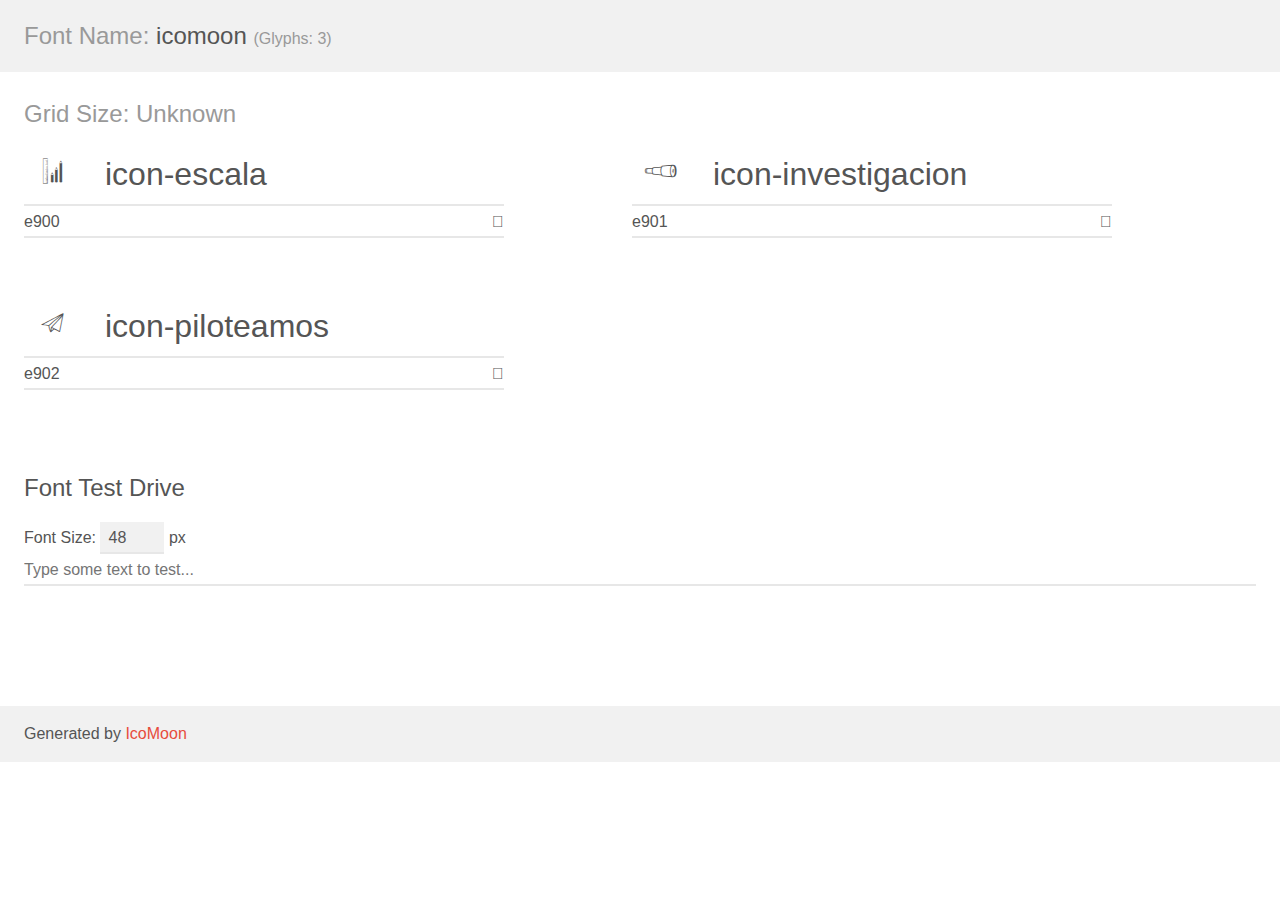
<file: fonts/icomoon2/demo.html>
<!doctype html>
<html>
<head>
    <meta charset="utf-8">
    <title>IcoMoon Demo</title>
    <meta name="description" content="An Icon Font Generated By IcoMoon.io">
    <meta name="viewport" content="width=device-width, initial-scale=1">
    <link rel="stylesheet" href="demo-files/demo.css">
    <link rel="stylesheet" href="style.css"></head>
<body>
    <div class="bgc1 clearfix">
        <h1 class="mhmm mvm"><span class="fgc1">Font Name:</span> icomoon <small class="fgc1">(Glyphs:&nbsp;3)</small></h1>
    </div>
    <div class="clearfix mhl ptl">
        <h1 class="mvm mtn fgc1">Grid Size: Unknown</h1>
        <div class="glyph fs1">
            <div class="clearfix bshadow0 pbs">
                <span class="icon-escala">
                
                </span>
                <span class="mls"> icon-escala</span>
            </div>
            <fieldset class="fs0 size1of1 clearfix hidden-false">
                <input type="text" readonly value="e900" class="unit size1of2" />
                <input type="text" maxlength="1" readonly value="&#xe900;" class="unitRight size1of2 talign-right" />
            </fieldset>
            <div class="fs0 bshadow0 clearfix hidden-true">
                <span class="unit pvs fgc1">liga: </span>
                <input type="text" readonly value="" class="liga unitRight" />
            </div>
        </div>
        <div class="glyph fs1">
            <div class="clearfix bshadow0 pbs">
                <span class="icon-investigacion">
                
                </span>
                <span class="mls"> icon-investigacion</span>
            </div>
            <fieldset class="fs0 size1of1 clearfix hidden-false">
                <input type="text" readonly value="e901" class="unit size1of2" />
                <input type="text" maxlength="1" readonly value="&#xe901;" class="unitRight size1of2 talign-right" />
            </fieldset>
            <div class="fs0 bshadow0 clearfix hidden-true">
                <span class="unit pvs fgc1">liga: </span>
                <input type="text" readonly value="" class="liga unitRight" />
            </div>
        </div>
        <div class="glyph fs1">
            <div class="clearfix bshadow0 pbs">
                <span class="icon-piloteamos">
                
                </span>
                <span class="mls"> icon-piloteamos</span>
            </div>
            <fieldset class="fs0 size1of1 clearfix hidden-false">
                <input type="text" readonly value="e902" class="unit size1of2" />
                <input type="text" maxlength="1" readonly value="&#xe902;" class="unitRight size1of2 talign-right" />
            </fieldset>
            <div class="fs0 bshadow0 clearfix hidden-true">
                <span class="unit pvs fgc1">liga: </span>
                <input type="text" readonly value="" class="liga unitRight" />
            </div>
        </div>
    </div>

    <!--[if gt IE 8]><!-->
    <div class="mhl clearfix mbl">
        <h1>Font Test Drive</h1>
        <label>
            Font Size: <input id="fontSize" type="number" class="textbox0 mbm"
            min="8" value="48" />
            px
        </label>
        <input id="testText" type="text" class="phl size1of1 mvl"
        placeholder="Type some text to test..." value=""/>
        <div id="testDrive" class="icon-">&nbsp;
        </div>
    </div>
    <!--<![endif]-->
    <div class="bgc1 clearfix">
        <p class="mhl">Generated by <a href="https://icomoon.io/app">IcoMoon</a></p>
    </div>

    <script src="demo-files/demo.js"></script>
</body>
</html>
</file>
<file: css/theme.css>
/*
// CONTENT
// ------------------------------------

 1. Global
 2. Heros
 3. Headers
 4. Typography
 5. Buttons
 6. Icon Features
 7. Accordian
 8. Video Embeds
 9. Alerts
 10. Icon Lists
 11. Google Maps
 12. Lists
 13. Progress Bars & Circles
 14. Tabs
 15. Boxes
 16. Breadcrumbs
 17. Spacing
 18. Sections
 19. Portfolio
 20. Subscribe Form
 21. Contact Form
 22. Footers
 23. Blog
 24. Shop
 25. Colors 
 26. Pages

/*---------- GLOBAL STYLES ----------*/
*{
    margin: 0;
    padding: 0;
}

html {  
    overflow-y: scroll;
    -webkit-backface-visibility: hidden;
    backface-visibility: initial;
} 
html, 
body {
	height: 100%;
    min-height: 100%; 
} 
body {  
    line-height: 1.4em;   
    font-family: "Open Sans", sans-serif;
    color: #292929;
    opacity: 0;
    -webkit-font-smoothing: subpixel-antialiased;
}
::selection {
  text-shadow: none;
  background: black;
  color: white;
} 
::-moz-selection {
  text-shadow: none;
  background: black;
  color: white;
}
:focus {
    outline: none;
}  
a {
    color: #888;
    -webkit-transition: all 0.2s ease-in-out;
    -moz-transition: all 0.2s ease-in-out;
    -o-transition: all 0.2s ease-in-out;
    -ms-transition: all 0.2s ease-in-out;
    transition: all 0.2s ease-in-out;
} 
a:hover,
a:focus {
    text-decoration: none;
    outline: none; 
} 
a.highlight:hover {
    color: #999;
}
@media (min-width: 1200px) {
    .container {
        width: 1191px;
    }  
}   

/*---------- HEROS ----------*/

/* Page Title Hero */
.page-hero .hero-content {
    padding-top: 55px;
}

.page-title-content {
    display: table-cell;
    height: 100%;
    vertical-align: middle; 
    padding-top: 67px;
}
.page-title h1 {
    margin: 0; 
}
.page-title hr {
    margin: 28px auto 32px auto!important;
}

/* Hero Containers */ 
.hero-fullscreen { 
    position: relative; 
	width: 100%;
	height: 100%;  
    background-color: #0f1112; 
}
.hero-fullwidth { 
    position: relative; 
	width: 100%;
	height: 85%;  
    background-color: #0f1112; 
} 
.page-hero { 
    position: relative; 
	width: 100%;
	height: 45%; 
    background-color: #0f1112; 
}
.page-title { 
    position: relative; 
	width: 100%;
	height: 410px; 
    background-color: #f5f5f5;
    color: #191a1c;  
    display: table; 
}  
@media (max-width:992px) {
    .page-title {
        height: 300px;
    }
}
.hero-video {
    background-color: transparent;
    position: relative;
    overflow: hidden;
}
#vossen-youtube {
    position: absolute;
    background-color: #0f1112;
    top: 0;
    right: 0;
    bottom: 0;
    left: 0;
    z-index: -9;
    overflow: hidden;
}

/* Map Parallax Hero */
.map-hero { 
    position: relative; 
	width: 100%;
	height: 55%; 
    z-index: -1;
}
.map-parallax {
	position: fixed; 
	width: 100%;
	height: 45%;  
    z-index: -3;
} 
@media (max-width:992px) {  
    .hero-fullscreen { 
        top: -57px!important;  
        margin-bottom: -57px!important;  
    }  
    .hero-fullwidth { 
        top: -57px!important;  
        margin-bottom: -57px!important;  
    }  
    .page-title { 
        margin-top: 0;
    } 
}

/* Hero Content */
.hero-container {
    position: relative;
    display: table; 
    height: 100%;
    text-align: center;
    margin: 0 auto;
    padding-top: 70px;
} 
.hero-content {
    display: table-cell;
    height: 100%;
    vertical-align: middle;
}
@media (max-width:992px) { 
    .hero-container {
        padding-top: 60px;
        top: 0!important;
    }
    .hero-content { 
        text-align: center;
    }
    .scroll-opacity {
        opacity: 1!important;
    }
    .page-title-content { 
        padding-top: 0;
    }
}

/* Hero Slider */ 
.hero-slider,
.hero-slider .owl-stage-outer,
.hero-slider .owl-wrapper-outer,
.hero-slider .owl-height,
.hero-slider .owl-stage,
.hero-slider .owl-wrapper,
.hero-slider .owl-item {
    height: 100% !important;    
}   
.hero-slider .owl-stage { 
}
.hero-slider .slide { 
    background-size: cover;
    background-position: center;
    background-repeat: no-repeat;
    position: relative;
    height: 100%!important; 
}    
.owl-item .appear {
    opacity: 0;
    margin-top: 100px!important; 
    -webkit-transition: all 0.3s;
    -moz-transition: all 0.3s;
    -o-transition: all 0.3s;
    -ms-transition: all 0.3s;
    transition: all 0.3s;
} 
.owl-item .appear {   
    -webkit-transition-delay: 0.5s;
    transition-delay: 0.5s;
} 
.owl-item.active .appear {
    opacity: 1;
    margin-top: 0!important;
} 
.owl-controls {   
    margin-top: 0!important;
}
.navigation-thin.owl-theme .owl-controls .owl-nav div {
    color: #FFF;
    display: inline-block; 
    padding: 20px;
    font-size: 42px;
    border-radius: 0;
    background: transparent;  
    -webkit-transition: all 0.3s;
    -moz-transition: all 0.3s;
    -o-transition: all 0.3s;
    -ms-transition: all 0.3s;
    transition: all 0.3s;
}
.navigation-thin.owl-theme .owl-controls .owl-nav div {
    position: absolute;
}  
.navigation-thin.owl-theme .owl-controls .owl-nav div {
    opacity: 0;
}
.navigation-thin:hover.owl-theme .owl-controls .owl-nav div {
    opacity: 1;
}
.navigation-thin .owl-prev {
    margin-left: 40px!important; 
}

.navigation-thin .owl-next {
    margin-right: 40px!important; 
}
.navigation-thin:hover .owl-prev {
    opacity: .8;
    margin-left: 0!important; 
}
.navigation-thin:hover .owl-next {
    opacity: .8;
    margin-right: 0!important; 
}
.navigation-thin .owl-prev:hover,
.navigation-thin .owl-next:hover {
    opacity: 1; 
}
.navigation-thin.owl-theme .owl-controls .owl-nav .owl-prev {
    left: 0;
    top: 50%;
    margin-top: -36px;
}
.navigation-thin.owl-theme .owl-controls .owl-nav .owl-next {
    right: 0;
    top: 50%;
    margin-top: -36px;
}

/* Section Bg Types */
.static {
    width: 100%;
    display: block;  
    background-attachment: local;
    background-repeat: no-repeat;
    background-position: center center;
    -webkit-background-size: cover;
    -moz-background-size: cover;
    -o-background-size: cover;
    background-size: cover;
    -webkit-box-sizing: border-box;
    -moz-box-sizing: border-box;
    box-sizing: border-box; 
}
.static-hero { 
    background-position: center 0%; 
	background-repeat: no-repeat; 
    background-size: cover;
    top: 0;
    bottom:  0;
    left: 0;
    right: 0;
    width: 100%;
    height: 100%;
}
.static-hero-content {
    position: relative;
    display: table;
    width: 100%;
    height: 100%;
    text-align: center;
} 
.white-until-load {
    color: #FFF;
}
@media (max-width:992px) {
    .white-until-load {
        color: #191a1c;
    }
}
/* Parallax Backgrounds */
.parallax {
    background-size: cover; 
    position: relative;
    background-position: 50% 50%;
    /*
    z-index: -1;*/
} 
.overlay:before {
    content: "";
    position: absolute;
    top: 0;
    bottom: 0;
    left: 0;
    right: 0;
    height: 100%;  
    background-image: url(../img/assets/dot-pattern.png);
    background-repeat: repeat;
    background-color: rgba(0,0,0,0.5);
    z-index: 0;
}
.parallax-bg { 
    z-index: -9!important;
    background: #191a1c;
}
.parallax-bg img {
    opacity: 0;
}
/* Content Slider */
.content-slider.owl-carousel .owl-item,
.content-slider.owl-carousel  .owl-item:active {
    cursor: default;
}
.owl-animated-in {
    -webkit-animation-delay: 1s;
    -moz-animation-delay: 1s;
    -o-animation-delay: 1s;
    -ms-animation-delay: 1s;
    animation-delay: 1s;
}
.owl-item p, .owl-item h5, .owl-item h1 {
    -webkit-backface-visibility: hidden;
    backface-visibility: hidden;
}
.animated.bounceIn, .animated.bounceOut, .animated.flipOutX, .animated.flipOutY {
    animation-duration: 0.6s;
    -webkit-backface-visibility: hidden;
    backface-visibility: hidden;
}

/*Home Scroll Button*/
.scroll-btn {
    height: 22px;
    width: 22px;
    position: absolute;
    display: block;
    left: 50%;
    bottom: 12px;
    margin-left: -11px; 
    -webkit-transform: translateY(0);
    transform: translateY(0);
    -webkit-animation: scroll-btn-animation 1s infinite;
    -moz-animation: scroll-btn-animation 1s infinite;
    -o-animation: scroll-btn-animation 1s infinite;
    animation: scroll-btn-animation 2s infinite;
} 
.scroll-btn i {
    font-size: 0.75em;
    color: #fff;
} 
@keyframes scroll-btn-animation {
	0% { bottom: 0px; }
	30% { bottom: 12px; }
	60% { bottom: 4px; }
    90% { bottom: 12px; }
	100% { bottom: 0px; }
}
@-webkit-keyframes scroll-btn-animation {
	0% { bottom: 0px; }
	30% { bottom: 12px; }
	60% { bottom: 4px; }
    90% { bottom: 12px; }
	100% { bottom: 0px; }
}
@-moz-keyframes scroll-btn-animation {
	0% { bottom: 0px; }
	30% { bottom: 12px; }
	60% { bottom: 4px; }
    90% { bottom: 12px; }
	100% { bottom: 0px; }
}
@-o-keyframes scroll-btn-animation {
	0% { bottom: 0px; }
	30% { bottom: 12px; }
	60% { bottom: 4px; }
    90% { bottom: 12px; }
	100% { bottom: 0px; }
}
 
/*Owl Slider*/  
.owl-dot {
    display: inline-block;
    padding: 6px 2px;
    position: relative;
}
.owl-theme .owl-controls .owl-dot span {
    width: 4px;
    height: 4px;
    margin: 2px 2px;
    display: block;
    background: rgba(255,255,255, .4);
    position: relative;
    z-index: 1000 !important;
    -webkit-border-radius: 4px;
    -moz-border-radius: 4px;
    border-radius: 4px; 
    box-shadow: none;
    -webkit-transition: all 0.27s cubic-bezier(0.000, 0.000, 0.580, 1.000);
    -moz-transition: all 0.27s cubic-bezier(0.000, 0.000, 0.580, 1.000);
    -o-transition: all 0.27s cubic-bezier(0.000, 0.000, 0.580, 1.000);
    -ms-transition: all 0.27s cubic-bezier(0.000, 0.000, 0.580, 1.000);
    transition: all 0.27s cubic-bezier(0.000, 0.000, 0.580, 1.000);
}
.owl-theme .owl-controls .owl-dot.active span {
    background: rgba(255,255,255, .9);
    border: none; 
} 
.owl-dots {
    text-align: center;
}
.pagination-in .owl-dots {
    display: block;
    width: 100%;
    position: absolute;
    bottom: 10px;
    left: 0;
    text-align: center;
    z-index: 100 !important; 
}
.dark-pagination.owl-theme .owl-controls .owl-dot span {
    border: none;
    background: rgba(0,0,0, .3);
}
.dark-pagination.owl-theme .owl-controls .owl-dot.active span {
    border: none;
    background: rgba(0,0,0, .7);
}
.light-pagination.owl-theme .owl-controls .owl-dot span,
.light-pagination.owl-theme .owl-controls .owl-dot.active span {
    border: none;
    background: rgba(255,255,255, .3);
}
.white-pagination.owl-theme .owl-controls .owl-dot span,
.white-pagination.owl-theme .owl-controls .owl-dot.active span {
    border: none;
    background: rgba(255,255,255, .9);
}
.owl-carousel .owl-item {
    cursor: move; /* fallback if grab cursor is unsupported */        
    cursor: grab;
    cursor: -moz-grab;
    cursor: -webkit-grab;
    margin-right: -0.1px!important
}
 /* Applies a "closed-hand" cursor during drag operation. */            
.owl-carousel  .owl-item:active { 
    cursor: grabbing;
    cursor: -moz-grabbing;
    cursor: -webkit-grabbing;
}   

/* Play Button */
 
.play-btn i { 
    position: relative;
    display: block;
    margin: auto;
    height: 100px;
    width: 100px;
    padding: 60px;
    border: 3px solid #fff;
    border-radius: 50em; 
    transition: transform 0.3s;
    -webkit-transition: -webkit-transform 0.3s;
}
.play-btn i:before {
    position: absolute;
    top: 32%;
    left: 35%;
    font-size: 48px;
    color: #fff;
}
.play-btn i:hover {
    -webkit-transform: scale(0.95);
    transform: scale(0.95); 
    -webkit-transition: -webkit-transform 0.3s;
    transition: transform 0.3s;
}
.play-btn.dark i,
.play-btn.dark i:before {
    color: #191a1c;
    border-color: #191a1c;
}

/*---------- HEADERS ----------*/ 
nav {z-index: 3}
nav a {cursor: pointer}
@media (min-width:992px) {
    nav.navbar {
        position: fixed; 
        top: 0;
        right: 0;
        left: 0;
        z-index: 1030;  
        border-radius: 0;
        border: none; 
        box-shadow: 0px 0px 1px 1px rgba(0, 0, 0, 0.1);
    }
    nav .nav {
        height: 69px;
        -webkit-transition: height 0.3s;
        -moz-transition: height 0.3s;
        transition: height 0.3s;
    }
    nav.nav-small .nav { 
        height: 54px;
        -webkit-transition: height 0.3s;
        -moz-transition: height 0.3s;
        transition: height 0.3s;
    }
    nav>.container {
        padding-top: 0px;
    }
    nav.nav-small>.container {
        padding-top: 0px;
    }
    .navbar-default .navbar-nav>li {
        display: table;
        height: 100%;
    }
    .navbar-default .navbar-nav>li>a {
        color: #333;
        line-height: 2;
        display: table-cell !important;
        vertical-align: middle;
    }
    .navbar-brand img,
    .nav-small .navbar-brand img {
        -webkit-transition: max-height 0.4s, opacity 0.3s;
        -moz-transition: max-height 0.4s, opacity 0.3s;
        -o-transition: max-height 0.4s, opacity 0.3s;
        -ms-transition: max-height 0.4s, opacity 0.3s;
        transition: max-height 0.4s, opacity 0.3s;
    }
    .nav>li>a {
        display: inline-block; 
        font-family: 'lovelo',sans-serif;
        font-size: 12.4px; 
        text-transform: uppercase;
        letter-spacing: 1px;
        padding-bottom: 8px;   
    }
    .navbar-brand {
        height: auto;
        margin-left: 0!important;
        position: absolute;
        z-index: 999;
    } 
    .navbar-brand>img { 
        position: absolute; 
        padding-left: 10px;
    } 
    .container>.navbar-collapse {
        padding: 0;
    }
    /* Menu Positioning */
    .navbar-header>.container {
         width: 100%;
         margin: 0;
         padding: 0;
     }
    .navbar-collapse>.container {
         width: 100%;
         margin: 0;
         padding: 0;
     }
    .menu-right {
        float: right;
    }
    .menu-left {
        float: left;
        margin: 0;
    }
    .menu-center {
        float: none;
        margin: 0 auto;
        text-align: center;
    }
    .menu-center>li {
        display: inline-block;
        float: none;
    }
    .label-items-in-cart {
        position: absolute;
        width: 14px;
        height: 14px;
        padding: 3px 0 0 5px;
        font-family: "Open Sans", sans-serif;
        font-weight: 900;
        font-size: 8px;
        color: #fff;
        border-radius: 4em;
        line-height: 1;
        top: 18px; 
        right: 1px;
        -webkit-transition: top 0.3s;
        -moz-transition: top 0.3s;
        transition: top 0.3s;
    }
    .nav-small .label-items-in-cart {
        top: 13px; 
    }
    .nav li.nav-icon:last-child {
        margin-right: 10px;
    }
    .nav li.nav-icon a {
        padding: 16px 8px 14px 8px;
    }
    .nav li.nav-icon a i {
        font-size: 16px;
        line-height: 0;
        padding: 0;
    }
    .nav li.nav-icon .hidden-md {
        display: none;
    }
    .nav li.nav-separator {
        line-height: 0;
        height: 69px;
        margin: 0 16px 0 16px;
        border-left: 1px solid rgba(0,0,0, 0.1);
        transition: height 0.3s;
    }
    nav.nav-small .nav li.nav-separator {
        height: 54px;
        border-left: 1px solid rgba(0,0,0, 0.1);
        transition: height 0.3s;
    }
    
    /* Menu Hover Dropdown */ 
    .dropdown:hover>.dropdown-menu { 
        display: block; 
    } 
    .dropdown-menu>li>a {   
        padding: 12px 15px;   
    }
    .dropdown > ul.dropdown-menu {
        visibility: hidden;
        display: block; 
        opacity: 0;
        -webkit-transition: opacity 0.3s, visibility 0.3s;
        -moz-transition: opacity 0.3s, visibility 0.3s;
        -o-transition: opacity 0.3s, visibility 0.3s;
        -ms-transition: opacity 0.3s, visibility 0.3s;
        transition: opacity 0.3s, visibility 0.3s;
        -webkit-transition-delay: 0.2s;
        transition-delay: 0.2s;
    }
    .dropdown:hover > ul.dropdown-menu {
        visibility: visible;
        opacity: 1;
        display: block;   
    }
    /* Header Mega Menu */    
    .dropdown.megamenu {
        position: static;
    } 
    nav .container {
        position: relative;
    }
    .megamenu>.dropdown-menu {
        left: auto;
    }
    .megamenu .dropdown-menu {
        left: auto;
        right: 0;
    }
    .megamenu .fullwidth {
        margin: 0 30px;
    }
    .megamenu .megamenu-content {
        padding: 21px 21px;
        background: #181818;
    }
    .megamenu .megamenu-content a {
        padding: 2px 13px;
    }
    .megamenu .megamenu-content a:hover { 
        background-color: rgba(255,255,255,.04);
            padding-left: 17px;
    }
    .megamenu-content .mg-col {
        padding: 0 15px;
        border-right: 1px dotted rgba(255, 255, 255, 0.12);
    }
    .megamenu-content .mg-col:last-child { 
        border-right: 0px;
    }
    .megamenu-content .mg-col h5 { 
        font-family: "lovelo", sans-serif;
        font-size: 12px;
        color: #ccc;
        letter-spacing: 1px;
        -webkit-transition: color 0.3s; 
        transition: color 0.3s;
    }
    .megamenu-content .mg-col:hover h5 { 
        color: #fff;
        -webkit-transition: color 0.3s; 
        transition: color 0.3s;
    }
    .megamenu .dropdown-menu {
        left: 0;
        right: 0;
    }  
    .megamenu .mega-col-title {  
        font-size: 14px;  
        margin-top: 10px;
        margin-bottom: 10px;
        font-weight: 700;
        line-height: 1.4;
        font-family: "lovelo", sans-serif;
    }
    .megamenu .mega-col-title:hover {  
        background-color: transparent!important;
    }
    .megamenu h5 {
        color: #fff;
        text-transform: uppercase;
        font-size: 12px;
        padding-left: 13px;
        padding-bottom: 5px;
    }
    .megamenu ul {
        list-style:none;
        padding-left:0px;
    }
    .mg-col ul li {
        font-weight: 400;
    }
    .icon-items li a i {
        vertical-align: middle;
        display: inline-block;
        font-size: 11px!important;
        padding-right: 14px!important;
        padding-left: 0px!important;
        margin-top: -2px!important;
    }
}
nav.navbar { 
    background-color: #fff; 
    border-radius: 0;
    margin-bottom: 0; 
}
nav.navbar.nav-grey { 
    background-color: #f9f9f9; 
}
.navbar-brand {
    padding: 0;
} 
.navbar-brand img { 
    max-height: 66px;
}
.nav-small .navbar-brand img { 
    max-height: 54px;
}

/* Menu Items */
.navbar-nav>li>a {
    padding: 16px 11px 14px 11px; 
}
.navbar-default .navbar-nav>.open>a, .navbar-default .navbar-nav>.open>a:hover, .navbar-default .navbar-nav>.open>a:focus {
    background-color: transparent;
}

.dropdown a {
    display: inline-block!important;
    color: #b2b2b2;
}  
.nav li a i {  
    vertical-align: middle;
    font-size: 6px;
    padding-left: 7px;  
    margin-top: -5px; 
}

/* Menu Multilevel Dropdowns */ 
.dropdown-menu { 
    top: 100%;
    left: 0;  
    float: left;
    min-width: 200px;
    padding: 0;
    margin: 0;  
    font-size: 12.5px;
    line-height: 13px;
    background-color: #181818;
    border: none; 
    border-radius: 0px;
    box-shadow: none;
}
.dropdown-menu>li>a {  
    width: 100%;
    font-size: 12.5px;
    font-weight: 400;
    padding: 13px 25px;
    color: #b2b2b2; 
    border-bottom: 1px dotted #252525;
}
.dropdown-menu>li>a:hover {  
    padding-left: 28px;
}
.nav .open>a, .nav .open>a:focus, .nav .open>a:hover,
.dropdown-menu>li>a:hover {  
    background-color: rgba(255,255,255,0.04);
}
.dropdown-menu>li>ul>li>a:hover {
    padding-left: 18px;
}
.dropdown-menu>li>a:focus {  
    background-color: transparent;
    color: #ccc;
}
.dropdown-menu>li:last-child a {
    border-bottom: none;
    width: 100%;
} 
.dropdown-menu>li>a>i {  
    vertical-align: middle;
    font-size: 7px;
    margin-top: 5.5px; 
}
.dropdown-submenu {
    position:relative;
}
.dropdown-submenu>ul>li>a {  
    width: 100%;
    font-size: 12.5px;
    padding: 12px 15px;  
    color: #b2b2b2;
    border-bottom: 1px dotted #222!important;
}
.dropdown-submenu>ul>li:last-child a {   
    border-bottom: none;
}
.dropdown-submenu>.dropdown-menu {
    top: 5px;
    left:100%;
    margin-top:-6px;
    margin-left:-1px; 
}
.dropdown-submenu.pull-left {
    float:none;
}
.dropdown-submenu.pull-left>.dropdown-menu {
    left:-100%;
    margin-left:10px; 
}
.dropdown-submenu a {
    width: 100%;
}
.dropdown-submenu i {
    float: right;
} 
.adjust-pos .dropdown-menu {
    left: -20px; 
}
.dropdown-left .dropdown-menu {
    left: auto; 
    right: 0;
}
.nav-shop-cart .dropdown-menu {
    left: auto; 
    right: 0;
    width: 100%;
    min-width: 320px;
}
.nav-cart-item {
    display: table;
    vertical-align: middle;
    padding: 14px;
    border-bottom: 1px dotted #333;
}
@media (max-width:992px) {.nav-cart-item{border-bottom-color:rgba(255,255,255,0.07)}}
.nav-cart-item img {
    max-width: 70px;
}
.nav-cart-item span {
    display: table-cell;
    vertical-align: middle;
    color: #fff;
}
.nav-cart-item-info {
    width: 100%;
    padding: 0 10px 0 15px;
}
.nav-cart-item-info span {
    display: block;
    line-height: 1.8;
    color: #fff;
}
.nav-cart-item-info span.bold {
    letter-spacing: 1px;
    font-size: 12px;
}
.nav-cart-remove {
    padding-right: 6px;
    background-color: transparent;
    border: none;
}
.nav-cart-total { display: block; padding: 14px; }
.nav-cart-total h6 { color: #fff;margin:0;}
.nav-cart-amount { padding-left: 10px; }
.nav-cart-total a { 
    width: auto!important;
    color: #fff;
    font-size: 12px;
    text-transform: none;
    border-radius: 2px;
    margin: 10px 9px 0 0;
    padding: 12px 20px 14px 20px!important;
}
.nav-cart-total a.btn-nav-cart,
.btn-nav-cart:hover {
    background-color: transparent !important;
    border: none !important;
    padding-left: 12px !important;
    color: #999 !important;
}
.nav-cart-total a.btn-nav-cart:hover {
    padding-left: 16px !important;
    color: #fff !important;
}
.btn-nav-checkout,
.btn-nav-cart {
    font-family: "Open Sans", sans-serif!important;
    font-weight: 400!important;
    font-size: 12px!important;
    letter-spacing: 0!important;
}
.nav-cart-total a.btn-nav-cart {
    padding: 15px 20px 11px 20px!important;
}
.nav-cart-total>span {
    display: block;
    color: #fff;
}
.btn-nav-checkout {
    border-radius: 10em!important;
    float: right;
}

/* Header Collapsed */
 @media (max-width: 991px) { 
    nav.navbar { 
        border-radius: 0;
        border: none;
    }
    nav>.container,
    nav>.container-fluid {
         width: 100%;
         margin: 0;
         padding: 0;
    }
    .navbar-header { 
        float: none;  
        padding: 3px 0 3px 0;
        border-bottom: 1px solid rgba(0,0,0,0.07);
        box-shadow: 0px 0px 4px 2px rgba(0, 0, 0, 0.012);
    } 
    .navbar-collapse {
        background-color: #181818; 
    }
     .navbar-collapse { 
        border: none;
    } 
    .navbar-brand {
        padding-left: 0;
    }
    .navbar>.container .navbar-brand, .navbar>.container-fluid .navbar-brand {
        margin-left: 0;
    } 
    .navbar-brand img.logo-light { 
        display: none;
    }  
    .navbar-brand img { 
        max-height: 100%;
    }   
    .navbar-toggle {
        display: block;
        border: none;
        height: 50px;
        padding: 15px 0 15px 15px;
        margin: 0;
    }
    .navbar-default .navbar-toggle .icon-bar {
        display: block;
        width: 19px;
        height: 3px; 
        background-color: #bbb;
    }
    .navbar-toggle .icon-bar+.icon-bar {
        margin-top: 3px;
    }
    .navbar-default .navbar-toggle:focus, .navbar-default .navbar-toggle:hover {
        background-color: transparent;
    }
     /* Header Toogle Animation */
        .navbar-toggle {
          border: none;
          background: transparent !important;
        }
        .navbar-toggle:hover {
          background: transparent !important;
        }
        .navbar-toggle .icon-bar {
          width: 19px;
          transition: transform 0.3s;
        }
        .navbar-toggle .top-bar {
          transform: rotate(45deg);
          transform-origin: 2% 60%;
        }
        .navbar-toggle .middle-bar {
          opacity: 0;
        }
        .navbar-toggle .bottom-bar {
          transform: rotate(-45deg);
          transform-origin: 8% 60%;
        }
        .navbar-toggle.collapsed .top-bar {
          transform: rotate(0);
        }
        .navbar-toggle.collapsed .middle-bar {
          opacity: 1;
        }
        .navbar-toggle.collapsed .bottom-bar {
          transform: rotate(0);
        }

    .navbar-collapse { 
        padding: 0;
        box-shadow: inset 0 1px 0 rgba(255,255,255,0.1);
    }
    .navbar-collapse.collapse {
        display: none!important;
    }
    .navbar-nav {
        float: none!important;
        margin: 7.5px -10px 7.5px -10px;
    }
    .navbar-nav>li {
        float: none;
    }
    .navbar-text {
        float: none;
        margin: 15px 0;
    } 
    .navbar-collapse.collapse.in { 
        display: block!important;
    }
    .collapsing {
        overflow: hidden!important;
    }
    .container>.navbar-collapse, .container>.navbar-header {
        margin-right: 0;
        margin-left: 0;
    }
    /* Collapsed Header Dropdowns */
    .navbar-default .navbar-nav>li>a,
     .navbar-default .navbar-nav>li>a:focus {
         color: #b2b2b2;
         padding: 16px 13px 14px 13px;
     } 
     .nav>li>a { 
        font-size: 13px; 
        font-weight: 400!important;
    }
    .navbar-nav>li>a { 
        border-bottom: 1px dotted rgba(255,255,255,0.07)!important;
        width: 100%;  
        padding-top: 10px 15px 10px 15px; 
    }   
     .navbar-default .navbar-nav>li>a:hover {
         color: #fff!important;
     }
     .navbar-nav>li:last-child>a {
        border-bottom: 0px!important;
     }
     .header-divider {
         display: none!important;
     }
     .nav li.dropdown a i {
         padding-top: 9px;
         padding-bottom: 9px;
         position: absolute;
         right: 0;
         float: right;
         width: 50px;
         height: auto;
         line-height: 3.6;
         text-align: center;
         margin-top: -12px;
     }
     .nav li.dropdown .icon-items a i {
        padding-top: 9px;
        padding-bottom: 9px;
        position: relative;
        left: 0;
        float: left;
        width: 10px;
        margin-right: 15px;
        padding-left: 0;
        height: auto;
        line-height: 1;
        text-align: center;
        margin-top: 3px;
    }
    .navbar-nav .open .dropdown-menu {
      position: static;
      float: none;
      width: auto;
      margin-top: 0;
      background-color: transparent;
      border: 0;
      -webkit-box-shadow: none;
      box-shadow: none;
    } 
     .dropdown-menu,
     .dropdown-submenu .dropdown-menu{
         margin-left: 30px;
         -webkit-box-shadow: none!important;
         box-shadow: none!important;
     }
     .dropdown-menu>li>a {   
        padding: 16px 11px;   
     }
     .navbar-default .navbar-nav .open .dropdown-menu>li>a {
         color: #999;
         padding: 16px 11px; 
     }  
     .navbar-default .navbar-nav .open .dropdown-menu>li>a:hover { 
         background-color: transparent;
     }
     .navbar-default .navbar-nav>.open>a:focus,
     .navbar-default .navbar-nav .open .dropdown-menu>li>a:focus,
     .navbar-default .navbar-nav>.open>a {
        color: #b2b2b2;
     }
     .dropdown-menu>li>a,
     .dropdown-submenu>ul>li>a {
        width: 100%;
        font-size: 13px; 
        border-bottom: 1px dotted rgba(255,255,255,0.07);
    }
    .dropdown-submenu>ul>li:last-child a {
        border-bottom: 1px dotted rgba(255,255,255,0.07);
    }
     .dropdown-menu {
         font-size: 12.5px;
     }
    .nav .open>a, .nav .open>a:focus, .nav .open>a:hover {
        background-color: transparent;
        border-color: rgba(255,255,255,0.07);
    }
    .dropdown-menu>li:last-child a {
        border-bottom: 1px dotted rgba(255,255,255,0.07);
        padding: 10px 11px;
    } 
     .megamenu-content .mg-col h5 {
         display: none;
     }
    .dropdown>.dropdown-menu,
    .open>.dropdown-menu {
        -webkit-transition: all .2s ease;
        -moz-transition: all .2s ease;
        -o-transition: all .2s ease;
        -ms-transition: all .2s ease;
        transition: all .2s ease;
    }
    .navbar-nav>.open>.dropdown-menu,
    .navbar-nav>.open>.dropdown-menu>.open>.dropdown-menu {
        max-height: 2000px;
        overflow: visible;
        position: static; 
        float: none;
        margin-top: 0px;
    } 
    .dropdown-menu {
        max-height: 0;
        overflow: hidden; 
        position: static;
        display: block;
        float: none; 
    }  
    .dropdown-menu li,
    .navbar-nav>.open>.dropdown-menu>.dropdown-menu>li  {
        margin-bottom: 5px;
        margin-left: -2px;
        opacity: 0; 
    } 
    .navbar-nav>.open>.dropdown-menu li { 
        margin-bottom: 0;
        margin-left: 0;
        opacity: 1; 
    } 
    .dropdown-menu li,
    .navbar-nav>.open>.dropdown-menu>.dropdown-menu>li,
    .navbar-nav>.open>.dropdown-menu li ,
    .dropdown-submenu>.dropdown-menu li,
    .navbar-nav>.open>.dropdown-menu>.open li {
        -webkit-transition: all .2s;
        -moz-transition: all .2s;
        -o-transition: all .2s;
        -ms-transition: all .2s;
        transition: all .2s;
    } 
    .nav li.nav-separator,
    .nav li.nav-icon .hidden-md {
        display: none;
    }
    .nav li.nav-icon a i {
        font-size: 16px; 
        padding: 0;
    }
    .nav li.nav-icon.dropdown a {
        padding-top: 18px;
        padding-bottom: 2px
    }
    .nav li.nav-icon.dropdown a i {
        position: relative;
        float: left;
        width: auto;
        margin: 0;
        line-height: 0;
     }
     .label-items-in-cart {
        position: absolute;
        width: 14px;
        height: 14px;
        padding: 3px 0 0 5px;
        font-family: "Open Sans", sans-serif;
        font-weight: 900;
        font-size: 8px;
        color: #fff;
        border-radius: 4em;
        line-height: 1;
        top: 14px;
        left: 24px;
    }
      
}  
/* Search Modal */
#search-modal {
    background: white;
    padding: 0;
    text-align: left;
    width: 100%;
    max-width: 800px;
    margin: 40px auto;
    position: relative;
    list-style: none;
}
#search-modal form { 
    margin-right: 25px;
} 
#search-modal input {
    height: 100px;
    width: 100%;
    border: none;
    font-size: 30px;
    font-weight: 300; 
    line-height: 1.8;
    padding: 15px; 
}
/* Menu Hover Color */
.navbar-default .navbar-nav .open .dropdown-menu>li>a:hover, 
.navbar-default .navbar-nav>.open>a:hover,
.navbar-default .navbar-nav>li>ul>li>a:hover,
.mg-col a:hover,
.dropdown-menu>li>a:hover {
    color: #fff;
} 

/*--- Fullwidth ---*/
@media (min-width:992px) {
    nav.navbar.fullwidth > .container {
        width: 100%; 
    }
}

/*--- Transparent White ---*/
@media (min-width:992px) {
    nav.navbar.transparent {
        background-color: transparent; 
        box-shadow: 0px 0px 1px 1px rgba(255,255,255, 0.15);
    }
    nav.navbar.transparent.nav-small {
        background-color: #fff;
        box-shadow: 0px 0px 1px 1px rgba(0, 0, 0, 0.1);
    }
    nav.navbar.transparent,
    nav.navbar.transparent.nav-small {
        -webkit-transition: background-color 0.3s;
        -moz-transition: background-color 0.3s;
        -o-transition: background-color 0.3s;
        -ms-transition: background-color 0.3s;
        transition: background-color 0.3s;
    }
    .navbar-default.transparent .navbar-nav>li>a {
        color: #fff; 
        font-size: 12px;
        font-weight: 400;
        letter-spacing: 1px;
    }
    .navbar-default.transparent.nav-small .navbar-nav>li>a {
        color: #191a1c;
        font-size: 12px;
        font-weight: normal; 
        letter-spacing: 1px;
    }
    .navbar-default.transparent.nav-small .navbar-nav>li>a:hover {
        color: #191a1c;
    }
    .navbar-default.transparent .navbar-nav>li>a:hover {
        color: #fff;  
        opacity: .8;
    }  
    .navbar-default.transparent .header-divider span {
        border-right: 1px solid rgba(255,255,255,0.1);
    }
    .navbar-default.transparent.nav-small .header-divider span {
        border-right: 1px solid rgba(0,0,0,0.1);
    } 
    .navbar-default.transparent .logo-dark,
    .navbar-default.transparent.nav-small .logo-light {
        opacity: 0; 
    }
    .navbar-default.transparent.nav-small .logo-dark,
    .navbar-default.transparent .logo-light {
        opacity: 1;
    }
    nav.navbar.transparent li.nav-separator { 
        border-left: 1px solid rgba(255,255,255,0.1);
    }
    nav.navbar.nav-small.transparent li.nav-separator { 
        border-left: 1px solid rgba(0,0,0,0.1);  
    }
} 

/*--- Dark Header ---*/
@media (min-width:992px) {
    nav.navbar.dark {
        background-color: #111;
        box-shadow: 0px 0px 1px 1px rgba(0, 0, 0, 0.1);
    } 
    .navbar-default.dark .navbar-nav>li>a {
        color: #eee; 
        font-size: 11px;
        font-weight: 400;
        letter-spacing: 1px; 
    }
    .navbar-default.dark.nav-small .navbar-nav>li>a {
        color: #eee;
        font-size: 11px;
        font-weight: 400; 
        letter-spacing: 1px; 
    }
    .navbar-default.dark .navbar-nav>li>a:hover,
    .navbar-default.dark.nav-small .navbar-nav>li>a:hover {
        color: #fff;  
    } 
    .navbar-default.dark .header-divider span {
        border-right: 1px solid rgba(255,255,255, .5);
    }
    .navbar-default.dark .logo-dark {
        display: none;
    } 
    nav.navbar.dark li.nav-separator { 
        border-left: 1px solid rgba(255,255,255,0.1);
    }
}

/*--- Transparent Dark ---*/
@media (min-width:992px) {
    nav.navbar.transparent-dark {
        background-color: transparent;
        box-shadow: 0px 0px 1px 1px rgba(255,255,255, 0.1);
    }
    nav.navbar.transparent-dark.nav-small {
        background-color: #111;
        box-shadow: 0px 0px 1px 1px rgba(0, 0, 0, 0.1);
    }
    nav.navbar.transparent-dark,
    nav.navbar.transparent-dark.nav-small {
        -webkit-transition: background-color 0.3s;
        -moz-transition: background-color 0.3s;
        -o-transition: background-color 0.3s;
        -ms-transition: background-color 0.3s;
        transition: background-color 0.3s;
    }
    
    .navbar-default.transparent-dark .navbar-nav>li>a {
        color: #fff; 
        font-size: 11px;
        font-weight: 400;
        letter-spacing: 1px;
    }
    .navbar-default.transparent-dark.nav-small .navbar-nav>li>a {
        color: #fff;
        font-size: 11px;
        font-weight: 400;
        letter-spacing: 1px;
    }
    .navbar-default.transparent-dark .navbar-nav>li>a:hover {
        color: #fff;  
    } 
    .navbar-default.transparent-dark .header-divider span {
        border-right: 1px solid rgba(255,255,255, .5);
    }
    .navbar-default.transparent-dark .logo-dark {
        display: none;
    }
    nav.navbar.transparent-dark li.nav-separator { 
        border-left: 1px solid rgba(255,255,255,0.07);
    }
    nav.navbar.transparent-dark.nav-small li.nav-separator { 
        border-left: 1px solid rgba(255,255,255,0.07);
    }
}

/*--- Transparent with dark menu ---*/ 
@media (min-width:992px) {
    nav.navbar.transparent.dark-menu { 
        box-shadow: 0px 0px 1px 1px rgba(0,0,0, 0.08);
    }
    .navbar-default.transparent.dark-menu .logo-dark,
    .navbar-default.transparent.dark-menu.nav-small .logo-dark {
        opacity: 1;
    }
    .navbar-default.transparent.dark-menu.nav-small .logo-light,
    .navbar-default.transparent.dark-menu .logo-light {
        opacity: 0;
    }
    .navbar-default.transparent.dark-menu .navbar-nav>li>a {
        color: #333!important;
        font-size: 12px;
        font-weight: normal;
        letter-spacing: 0px;
    }
    .navbar-default.transparent.dark-menu.nav-small .navbar-nav>li>a {
        color: #333;
        font-size: 12px;
        font-weight: normal; 
        letter-spacing: 0px;
    }
    nav.navbar.transparent.dark-menu li.nav-separator { 
        border-left: 1px solid rgba(0,0,0,0.08);
    }
}   

/*---------- TYPOGRAPHY ----------*/ 
h1, h2, h3, h4, h5, h6 {
	font-family: 'Raleway', sans-serif;
	font-weight: 300;
	line-height: 1.1;
    color: #191a1c;  
    margin: 10px 0;
} 
h1 {
    font-weight: 200;
    letter-spacing: 0px;
} 
h2 { 
    font-weight: 200;
    line-height: 1.2; 
}
h3 {
    font-weight: 200;
    font-size: 30px;
    letter-spacing: 0px;
} 
h4 {
	font-size: 20px;
    letter-spacing: 0px;
} 
h3 .smaller {
    font-size: 20px;
    font-weight: 400;
}
h5 {
    font-size: 18px;
    letter-spacing:0px;
    line-height: 1.2;
}
h5 small {
    font-size: 13px;
    letter-spacing:0px;
}
h6 {
    font-size: 13px;
    letter-spacing:0px;
}
h6 small {
    font-size: 14px;
    letter-spacing:0px;
} 
.page-title h1 {
    font-size: 72px;
    font-weight: 100;
    line-height: 1;
}
p {
    font-family: 'Open Sans', sans-serif; 
	font-size: 14px;
    line-height: 1.75;
	font-weight: 300; 
    color: #333333;
} 
.lead {
    font-family: 'Raleway', sans-serif; 
	font-weight: 300;  
}
.lead-2 {
    font-size: 16px;
    line-height: 1.7;
    font-family: 'Raleway',sans-serif;
    font-weight: 400; 
} 
.lead-3 {
    font-size: 20px;
    line-height: 1.7;
    font-family: 'Raleway',sans-serif;
    font-weight: 400;
}
.lead-4 {
    font-size: 16px;
    line-height: 1.6!important; 
}
@media (min-width: 992px) {
    h1.large {
        font-size: 72px;
        line-height: 80px;
        font-weight: 100;
    }
    h1 {
        font-size: 66px;
        letter-spacing: -1px;
    }
    h1 small {
        font-size: 66px;
        letter-spacing: 0px;
    }
    .lead {
        font-size: 16px;
        font-weight: 300;
        color: #7a7a7a; 
        line-height: 1.8;
    }
    h2 {
        font-size: 55px;
        letter-spacing: -0.05em;
    }
    h2 small {
        font-size: 40px;
        letter-spacing: 0px;
    } 
} 
@media (max-width: 992px) { 
    h1 {
        font-size: 56px;
        letter-spacing: -1px;
    } 
    .lead {
        font-size: 16px;
        font-weight: 300;
        color: #7a7a7a; 
        line-height: 1.8;
    }
    h2 {
        font-size: 40px;
        letter-spacing: -0.05em; 
    }
    h2 small {
        font-size: 40px;
        letter-spacing: 0px;
    }
    .page-title h1 {
        font-size: 60px;
        font-weight: 200;
        line-height: 1;
    }
} 
@media (max-width: 680px) { 
    .page-title h1 {
        font-size: 50px;
        font-weight: 200;
        line-height: 1;
    }
    h1.large {
        font-size: 36px;
        line-height: 40px;
        font-weight: 100;
    }
}
@media (max-width: 480px) { 
    .page-title h1 {
        font-size: 40px;
        font-weight: 200;
        line-height: 40px;
    }
    h1.large {
        font-size: 32px;
        line-height: 40px;
        font-weight: 100;
    }
}
.sm-line-height {line-height: 20px} 
.line-height26 {line-height: 26px} 
.heading-alt {font-size: 44px;letter-spacing: 2px}
.uppercase {text-transform: uppercase!important}
.no-padding {padding: 0}
.label-default {background-color: #131418}
.label {
    padding: 1px 5px 2px 5px;
    font-size: 14px;
    font-weight: 300;
    line-height: 1.4;
    color: #fff;
    border-radius: 0;
}

/*Section Headings*/
.section-heading {  
    text-align: center;
    margin: auto;
    float: none; 
    padding-bottom: 40px;  
}

.section-heading3 {
    text-align: center;
    margin: auto;
    float: none; 
    padding: 80px 10px 30px;
    background-color: #FEE834;
}

.section-heading h2 { 
    font-size: 40px;
    font-weight: 200;
    line-height: 1.2;
    letter-spacing: -0.05em;
    margin: 0; 
}

.section-heading2 h2 { 
    font-size: 40px;
    font-weight: 200;
    line-height: 1.2;
    text-align: center;
    letter-spacing: -0.05em;
    margin: 0; 
    margin-top: 100px;
}

.section-heading3 h2 { 
    font-size: 40px;
    font-weight: 200;
    line-height: 1.2;
    text-align: center;
    letter-spacing: -0.05em;
    margin: 0; 
    padding-top: 30px;
}


.section-heading hr,
hr.separator {
    margin: 22px auto 25px auto;
    width: 72px;
    border-style: solid;
    border-top-width: 2px; 
}


hr.separator.left {margin: 28px auto 25px 0}
hr.separator.right {margin: 28px 0 25px auto}
.section-heading p2 {
    font-family: "Raleway", sans-serif;
    font-weight: 200;
    font-size: 18px;
    color: #777777;
    line-height: 1.75; 
    margin: 0;
}
.white,
.white small {
    color: #fff;
}

.cian p{
    color: #1EB5FC;
}
.grey {
    color: #d3d3d3;
}
.size-12x { font-size:12em!important }
.size-8x { font-size:8em!important }
.size-7x { font-size:7em!important }
.size-6x { font-size:6em!important }
.size-5x { font-size:5em!important }
.size-4x { font-size:4em!important } 
.size-3x { font-size:3em!important }
.size-2x { font-size:2.5em!important }
.size-1x { font-size:1.5em!important } 
 
h1 strong,
h2 strong,
h3 strong,
h4 strong,
h5 strong,
h6 strong,
a strong,
.bold {
    font-family: "lovelo", sans-serif; 
    font-weight: normal;
} 
.subheading {  
    font-family: "lovelo", sans-serif;
    font-size: 18px; 
    letter-spacing: 1px;
    font-weight: 300;
    text-transform: lowercase;
    padding: 0px;
    
}

.subheading-servicios {  
    font-family: "Raleway", sans-serif;
    font-size: 18px; 
    letter-spacing: 1px;
    font-weight: bold;
    line-height: normal;
    padding: 0px;
    margin-top: 50px;
    margin-bottom: 40px;
    margin-left: 10px;
    margin-right: 10px;
}


a .subheading,
a:hover .subheading {
    -webkit-transition: color .35s;
    transition: color .35s;
}
.page-hero h1 {
    margin-top: 10px;
}
.inline {display: inline}  
.inline-block {display: inline-block}

/* Text Aligning */
.text-left-not-xs, .text-left-not-sm, .text-left-not-md, .text-left-not-lg {
    text-align: left;
}
.text-center-not-xs, .text-center-not-sm, .text-center-not-md, .text-center-not-lg {
    text-align: center;
}
.text-right-not-xs, .text-right-not-sm, .text-right-not-md, .text-right-not-lg {
    text-align: right;
}
.text-justify-not-xs, .text-justify-not-sm, .text-justify-not-md, .text-justify-not-lg {
    text-align: justify;
}

@media (max-width: 767px) {
    .text-left-not-xs, .text-center-not-xs, .text-right-not-xs, .text-justify-not-xs {
        text-align: inherit;
    }
    .text-left-xs {
        text-align: left;
    }
    .text-center-xs {
        text-align: center;
    }
    .text-right-xs {
        text-align: right;
    }
    .text-justify-xs {
        text-align: justify;
    }
    .text-center-sm-xs {
        text-align: center;
    }
}
@media (min-width: 768px) and (max-width: 991px) {
    .text-left-not-sm, .text-center-not-sm, .text-right-not-sm, .text-justify-not-sm {
        text-align: inherit;
    }
    .text-left-sm {
        text-align: left;
    }
    .text-center-sm {
        text-align: center;
    }
    .text-right-sm {
        text-align: right;
    }
    .text-justify-sm {
        text-align: justify;
    }
    .text-center-sm-xs {
        text-align: center;
    }
}
@media (min-width: 992px) and (max-width: 1199px) {
    .text-left-not-md, .text-center-not-md, .text-right-not-md, .text-justify-not-md {
        text-align: inherit;
    }
    .text-left-md {
        text-align: left;
    }
    .text-center-md {
        text-align: center;
    }
    .text-right-md {
        text-align: right;
    }
    .text-justify-md {
        text-align: justify;
    }
}
@media (min-width: 1200px) {
    .text-left-not-lg, .text-center-not-lg, .text-right-not-lg, .text-justify-not-lg {
        text-align: inherit;
    }
    .text-left-lg {
        text-align: left;
    }
    .text-center-lg {
        text-align: center;
    }
    .text-right-lg {
        text-align: right;
    }
    .text-justify-lg {
        text-align: justify;
    }
}

.statment {
    font-size: 40px;
    letter-spacing: 0px;
    line-height: 1.4
}

/*---------- BUTTONS ----------*/
.btn {
    font-family: 'lovelo', sans-serif; 
    font-size: 11px;
    font-weight: normal;
    text-transform: uppercase;
    line-height: 1;
    letter-spacing: 1px;
    padding: 10px 12px 9px 12px;
    margin-top: 0;
    margin-left: 5px;
    margin-right: 5px;
    border-style: solid;
    border-width: 2px;
    border-radius: 4px;  
    -webkit-transition: all .2s;
    -moz-transition: all .2s;
    -o-transition: all .2s;
    -ms-transition: all .2s;
    transition: all .2s;
}

.btn2 {
    font-family: 'lovelo', sans-serif; 
    font-size: 14px;
    font-weight: normal;
    text-transform: uppercase;
    line-height: 1;
    letter-spacing: 1px;
    padding: 10px 12px 9px 12px;
    margin-top: 40px;
    margin-left: 5px;
    margin-right: 5px;
    border-style: solid;
    border-width: 2px;
    border-radius: 4px;  
    -webkit-transition: all .2s;
    -moz-transition: all .2s;
    -o-transition: all .2s;
    -ms-transition: all .2s;
    transition: all .2s;
}

.btn-ghost {
    border-color: rgba(0,0,0,0.7);
    color: rgba(0,0,0,0.9);
}
.btn-ghost-white {
    border-color: rgba(255,255,255,0.7); 
    color: rgba(255,255,255,0.9);
}
.btn-primary {
    color: #fff;   
}

.btn-black {
    color: black;
}

.btn-light {
    background-color: #efefef;
    color: #666;      
}
.btn-grey1 {
    background-color: #efefef;
    color: #666;      
}
.btn-grey2 {
    background-color: #efefef;
    color: #111;      
}
.btn-dark {
    background-color: #191a1c;
    color: #eee;      
}
/* Button Size */
.btn-xs {
    font-size: 10px;
    padding: 10px 15px 9px 15px;
}
.btn-sm {
    font-size: 12px;
    padding: 10px 15px 9px 15px;
}
.btn-md {
    font-size: 12px;
    padding: 12px 19px 11px 19px;
}
/* .{
    font-size: 14px;
    padding: 17px 35px 15px 35px
} */
.btn-xl {
    font-size: 12px;
    padding: 20px 38px 20px 38px
}
.btn-fullwidth {
    font-size: 14px;
    padding: 22px 40px 20px 40px;
    width: 100%
}
/* Button Shapes */
.btn-square {
    border-radius: 0;
}
.btn-round {
    border-radius: 10px;
}

.btn-servicios {
border-radius: 6px;
border: 0px;
color: black;
background-color: #FEE934;
}

.btn-circle {
    border-radius: 10em;
}
/* Button Appear */
.btn-appear {
  text-align: center;
  position: relative;  
  overflow: hidden;
  transition: all 0.2s;
}
.btn-appear  span {
  display: inline-block;
  position: relative;
  padding: 0 8.5px 0 8.5px;
  transition: padding 0.2s;
}
.btn-appear i {
  position: absolute;
  top: 50%;
  right: 0px;
  opacity: 0;
  margin-top: -6px;
  transition: opacity 0.2s, right 0.2s;
} 
.btn-appear:hover span {
  padding: 0 17px 0 0;
}
.btn-appear:hover i {
  transition: opacity 0.2s, right 0.2s;
  opacity: 1; 
  top: 50%;
  right: 0;
}

/* Button Hover */
.btn:hover {
    background-color: #111;
    color: #fff;
    border-color: #111;
}
.btn-dark:hover { 
    opacity: .9;
}
.btn-primary:hover,
.btn-primary.focus, .btn-primary:focus, 
fieldset[disabled] .btn-primary:focus,
fieldset[disabled] .btn-primary.active, fieldset[disabled] .btn-primary.focus, fieldset[disabled] .btn-primary:active,
.btn-primary:active:focus
 {
    background-color: #f5f5f5;
    border-color: #f5f5f5;
    color: #191a1c;
}
.btn-primary.btn-appear:hover {
    color: #fff;
}
.btn-ghost-white:hover {
    border-color: rgba(255,255,255,0.9); 
    background-color: rgba(255,255,255,0.9); 
    color: #111;
} 
.btn.active.focus, .btn.active:focus, .btn.focus, .btn:active.focus, .btn:active:focus, .btn:focus {
    outline: none;
}
.dropdown-menu>li a.btn-nav {
    display: block !important;
    width: 170px !important;
    padding: 15px !important;
    color: #fff;
    border-radius: 10em !important;
    margin: 0px auto 10px auto!important;
    font-size: 12px;
    letter-spacing: 1px !important;
}
.dropdown-menu>li a.btn-nav:hover,
.dropdown-menu>li a.btn-nav:focus {
    color: #191a1c;
    background-color: #fff;
}
.megamenu .megamenu-content a.nav-btn-img:hover {
    background-color: transparent;
    -webkit-transform: translateY(-3%) rotate(-2deg);
    transform: translateY(-3%) rotate(-2deg);
}
.nav-btn-img img {
    width: 220px;
    margin: 30px auto 0 auto;
}
/* Hero Button Positon */
.hero-btn {
    position: absolute;
    margin-left: auto;
    margin-right: auto;
    margin-top: 60px;
    -webkit-transform: translateX(-50%);
    -moz-transform: translateX(-50%);
    transform: translateX(-50%);
}

/*---------- ICON FEATURES ----------*/
.feature-center {
    text-align: center;
    margin: 30px 0;
    padding: 0 20px;
}
.feature-center i {  
    margin-top: 10px;
    margin-bottom: 20px; 
}
.feature-center p {  
    padding: 0 20px;
}
.feature-center.white h5,
.feature-center.white p,
.feature-center.white i {
    color: #fff;
}
.back-icon { 
    position: absolute;  
    opacity: .05;
    padding-left: 40px; 
    font-size: 134px;
    left: 0;
}
.feature-center.white i.back-icon {
    color: #fff;
    opacity: .05;
}
.feature-left {
    text-align: left;
    margin: 30px 0;
    padding: 0 20px;
}
.feature-left i { 
    display: table-cell; 
    float: left;
}
.feature-left > div {
    display: table-cell;
    padding-left: 24px;  
}
.feature-left h5 {
    line-height: 1.4;
}
.feature-left-stack {
    text-align: left;
    margin: 30px 0;
    padding: 0 20px;
}
@media (max-width:992px) {
    .feature-left-stack {
        text-align: center; 
    }
} 
.feature-left-stack i {  
    margin-top: 10px;
    margin-bottom: 20px; 
}

/*---------- ACCORDIAN ----------*/ 
.panel-group {
    overflow: hidden;
    margin-bottom: 0;  
}
.panel-group .panel {
    margin-bottom: 10px; 
    border: 1px solid #f3f3f3;
    border-radius: 0;
    box-shadow: none;
}
.panel-group .panel+.panel {
  margin-top: 0px;
}
.panel-default>.panel-heading {
    color: #666;
    background-color: transparent;
    padding: 0;
} 
.panel-title { 
    color: #fff;
}
.panel-title.collapsed {
    background-color: rgba(0,0,0,0.045);
    color: #666;
}
.panel-title,
.panel-title.collapsed,
.panel-title:not(.collapsed):before,
.panel-title.collapsed:before {
    -webkit-transition: all 0.2s ease-in-out;
    -moz-transition: all 0.2s ease-in-out;
    -o-transition: all 0.2s ease-in-out;
    -ms-transition: all 0.2s ease-in-out;
    transition: all 0.2s ease-in-out;
}
.panel-heading i {
    margin-right: 5px;
    font-size: 12px
}
.panel-title.collapsed:before {
    font-family: 'IonIcons';
    content: "\f489";
    float: right; 
    padding-top: 1px;
    color: #999; 
    font-size: 13px;
    vertical-align: middle;
}
.panel-title:not(.collapsed):before {
    font-family: 'IonIcons';
    content: "\f462"; 
    float: right; 
    padding-top: 1px;
    color: #fff; 
    font-size: 13px;
    vertical-align: middle;
}
.panel-title {  
    font-size: 14px;  
    padding: 13px 17px;
}
.panel-title:hover {
     cursor: pointer;
}
.panel-body { 
    padding-left: 30px;
    color: #666;
}
.panel-group .panel-heading + .panel-collapse .panel-body {
    border: none;
    background: none;
}
.panel-title:hover {
     cursor: pointer;
}
.panel-title {  
    text-transform: none;
    border: none; 
    width: 100%;
    text-align: left;
}
.panel-title:focus {
    outline: none!important;
} 

/* Accordian-style 2 */
.accordian-style2 {
    border-bottom: 1px solid rgba(255,255,255,0.4);
}
.accordian-style2 .panel-title.collapsed { 
    background-color: transparent;
    border-top: 1px solid rgba(255,255,255,0.4);
    border-radius: 0;
}
.accordian-style2 .panel-title {   
    border-radius: 0;
}
.accordian-style2 .panel { 
    margin-bottom: 0px;
    background-color: transparent;
    border: none; 
}
.accordian-style2 .panel-title.collapsed {  
    color: #ddd;
}
.accordian-style2 .panel-title { 
    border-top: 1px solid #fff;
    padding: 16px 17px;
    color: #fff;
}
.accordian-style2 .panel-body {
    padding: 20px 30px 21px 32px;
    color: #d3d3d3;
}
.accordian-style2 .panel-title.collapsed:before {
    color: #d3d3d3;
}

/* Accordian-style 4 */
.accordian-style4 {
      border-bottom: 1px solid rgba(0,0,0,0.09);
}
.accordian-style4 .panel-title { 
    background-color: transparent;
    border-top: 1px solid rgba(0,0,0,0.09);
    border-radius: 0;
}
.accordian-style4 .panel { 
    margin-bottom: 0px;
    background-color: transparent;
    border: none; 
}
.accordian-style4 .panel-title { 
    padding: 16px 17px; 
    color: #666;
}
.accordian-style4 .panel-body {
    padding: 0 30px 21px 32px;
    color: #999;
} 

/* Accordian-style 5 */
.accordian-style5 .panel-title { 
    background-color: transparent;
    background-color: rgba(0,0,0,0.045);
    color: #666;
}
.accordian-style4 .panel-title:not(.collapsed):before,
.accordian-style5 .panel-title:not(.collapsed):before {
    color: #999;
}

/* Accordian-style 6 */
.accordian-style6 {
    padding-top: 5px;
    border-bottom: 1px solid rgba(0,0,0,0.09);
}
.accordian-style6 .panel-title { 
    background-color: transparent;
    border-top: 1px solid rgba(0,0,0,0.09);
    border-radius: 0;
}
.accordian-style6 .panel { 
    margin-bottom: 0px;
    background-color: transparent;
    border: none; 
}
.accordian-style6 .panel-title { 
    padding: 16px 17px; 
    color: #666;
}
.accordian-style6 .panel-body {
    padding: 0 30px 21px 32px;
    color: #999;
} 
.accordian-style6 .panel-title:not(.collapsed):before {
    color: #999;
}

/*---------- VIDEO EMBEDS ----------*/ 
.embed-container { 
    position: relative; 
    padding-bottom: 56.20%; 
    height: 0; overflow: hidden; 
    max-width: 100%; 
} 
.embed-container iframe, 
.embed-container object, 
.embed-container embed { 
    position: absolute; 
    top: 0; 
    left: 0; 
    width: 100%; 
    height: 100%; 
}

/*---------- ALERTS ----------*/ 
.alert {
    padding: 18px;
    margin-bottom: 15px;
    border: 0;
    border-radius: 0;
}
.alert i {
    margin-right: 5px;
    vertical-align: middle;
}
.alert strong {
    font-family: 'lovelo', sans-serif;
    font-size: 10px;
    text-transform: uppercase;
    font-weight: 400; 
    line-height: 22px;
}
.alert-info,
.alert-danger,
.alert-success,
.alert-warning { 
  border-color: none;
} 

/*---------- ICON LISTS ----------*/ 
/*Et Line Icon List*/ 
.box1 {
    display: inline-block;
    width: 150px; 
    text-align: center;
    color: #888;
    background-color: rgba(0,0,0,0.045);
    padding: 10px; 
    margin: 3px 0px 3px 3px;
    font-size: 13px;
}
.box1 span {
    display: inline-block;   
    line-height: 70px;
    text-align: center;
    font-size: 32px;
    color: #888;
}
.icons-pre {
    margin:auto;
    width:300px;
    text-align:center;
}
.icons-pre pre {
    border:none;
    border-radius:0;
    color:#888;
} 
/*Ion Icon List*/
.ion-icons-list .search {
    display: none;
}
.ion-icons-list li {
    display: inline-block;   
    width: 150px; 
    text-align: center;
    color: #191a1c;
    padding: 30px; 
    margin: 3px 0px 3px 3px;
    z-index: 0;      
    font-size: 28px;
    cursor: pointer;
} 
.ion-icons-list li:before { 
    color: #191a1c;
}
.ion-icons-list input {
    border: 1px solid #999;
    padding: 0;
    margin: 0;
}
@media (min-width:1000px) {
    .ion-icons-list li { 
        width: 10%; 
    }
}
@media (min-width: 600px) and (max-width: 1000px) {
    .ion-icons-list li { 
        width: 20%; 
    }
}
@media (max-width:600px) {
    .ion-icons-list { 
        margin: auto; 
    }
    .ion-icons-list li { 
        width: 21%; 
    }
} 
.ion-icons-list li:hover {
  color: #131418;
}
.ion-icons-list li.active {
  color: #555;
} 
#icon-panel {
  position: absolute;
  top: -9999px;
  left: -9999px;
  padding: 20px 2px;
  width: 260px;
  height: 40px; 
  background: transparent; 
  text-align: center;
  font-size: 14px;
  border: none;
} 
#icon-name {
    display: block; 
    background: #191a1c;
    color: #999;
    font-size: 14px;
    text-align: center;
    padding: 10px 2px;
    border-radius: 4px;
    box-shadow: 0 1px 3px rgba(0,0,0,0.15);
    width: 100%;
    border: 0; 
    margin-left: 10px;
} 
#icon-panel:before {
    content: "";
    background: #191a1c;
    display: block;
    position: absolute;
    top: 40%;
    right: 47%;
    height: 10px;
    width: 10px;
    margin-left: 10px;
    -webkit-transform: rotate(45deg);
    -ms-transform: rotate(45deg);
    transform: rotate(45deg); 
}
#icon-code {
    padding-top: 10px;
    font-size: 12px;
} 
#icons {
    transition: opacity .2s ease-in-out;
} 
.ion-icon-list-promo {
     color: #191a1c;
}

/*---------- GOOGLE MAPS ----------*/  
#map{width:100%;height:120%}
#map.height300{height:300px!important}
#map.height400{height:400px!important}
#map.height450{height:450px!important}
#map.height500{height:500px!important}
#map.height600{height:600px!important}
#mapz{height:600px!important}

/*---------- LISTS ----------*/ 
ul {
    padding: 0;
    list-style: none;
} 
ol li {
    color: #888;
    line-height: 32px;
    font-weight: 300;
} 
ul li {
    color: #888;
    line-height: 32px;
    font-weight: 300;
}
ul {
    display: block;
}    
.list-icons i {
    margin-right: 10px;
}
.list0 {
    list-style: none;
    padding: 0;
    color: #7a7a7a;
}
.list-inline li { 
    display: inline-block;
}
.list0 a { 
    color: #7a7a7a;
}
.list0 li i { 
    margin-right: 5px;
}
.list-group i {
    margin-right: 10px;
}
.list-group-item {
    position: relative;
    display: block;
    padding: 10px 15px;
    margin-bottom: -1px;
    background-color: #fff;
    border: 1px solid #ddd;
    border-radius: 0;
}
.list-group-item:first-child,
.list-group-item:last-child {
    border-radius: 0;
}
.list-grey .list-group-item {
    background-color: #f3f3f3; 
    margin-bottom: 0;
    border-bottom: 1px solid #ddd;
    border-top:0;
    border-left:0;
    border-right:0;
}
.list-grey .list-group-item:last-child { 
    border-bottom: 0;
}
.list-space .list-group-item {
    background-color: #f3f3f3; 
    margin-bottom: 2px;
    border: 0;
}
.category-list li {
    padding: 5px 0;
    border-bottom: 1px solid #f2f2f2;
    font-weight: 300;
    font-size: 13px;
}
.category-list li:last-child { 
    border-bottom: none; 
}

/*----------  PROGRESS BARS ----------*/ 
.progress { 
	height: 15px;
	background-color: #f3f3f3;
	overflow: visible;
    margin-bottom: 25px;  
    border-radius: 20px; 
}
.progress-bar {
	position: relative;
	border-radius: 12px;
    box-shadow: none;
}
.progress-bars p {
	line-height: .5; 
}
.progress-bar-tooltip {
	position: absolute;
    background-color: #343434;
    top: -30px;
	padding: 1px 6px;
	font-size: 11px;
	right: -10px;
	border-radius: 2px;
    color: #fff;
}
.progress-bar-tooltip:after {
    position: absolute;
	border-color: #343434 transparent;
	border-style: solid;
	border-width: 5px 5px 0;
	bottom: -5px;
	content: "";
	left: 35%;
}
.progress-bars {
    padding-top: 28px; 
}
.progress { 
	height: 7px;
	background-color: #f3f3f3; 
    margin-bottom: 20px;  
    border-radius: 0; 
}
.progress.white {
    background-color: #fff;
}
.progress-bar {
	position: relative;
	border-radius: 0;
    box-shadow: none;
}
.progress-bars p {
	line-height: .5; 
}
.progress-bar-tooltip {
	position: absolute;
    background-color: #343434;
    top: -30px;
	padding: 1px 6px;
	font-size: 11px;
	right: -10px;
	border-radius: 0;
    color: #fff;
}
.progress-bar-tooltip:after {
    position: absolute;
	border-color: #343434 transparent;
	border-style: solid;
	border-width: 5px 5px 0;
	bottom: -5px;
	content: "";
	left: 35%;
} 

/* Progress Bars 1 */
.progress-bars-1 .progress {
    height: 2px;
}
.progress-bars-1 p {
	line-height: 15px; 
} 
 
/* Progress Bars 2 */
.progress-bars-2 .progress {
    height: 20px;
    border-radius: 0;
}
.progress-bars-2 .progress-bar {
    border-radius: 0;
}
.progress-bars-2 p {
	line-height: 15px; 
}

/* Progress Bars 3 */
.progress-bars-3 .progress {
    height: 10px;
    border-radius: 10px;
    margin-bottom: 25px;
}
.progress-bars-3 .progress-bar {
    border-radius: 10px;
}
.progress-bars-3 p {
	line-height: 10px; 
}

/* Progress Bars 4 */
.progress-bars-4 .progress {
    height: 13px;
    border-radius: 10px;
    margin-bottom: 25px;
}
.progress-bars-4 .progress-bar {
    border-radius: 10px;
    background-color: #1c1c1c;
}
.progress-bars-4 p {
	line-height: 10px; 
}

/*---------- Progress Circles ----------*/ 
.progress-svg {
    display: block;
    margin: 0 auto;
    overflow: hidden;
    -webkit-transform: rotate(-90deg) rotateX(180deg);
    transform: rotate(-90deg) rotateX(180deg);
    width: 180px;
    height: 180px;
}
.progress-svg circle {
	stroke-dashoffset: 0;
    -webkit-transition: stroke-dashoffset 0.8s cubic-bezier(.42,0,.58,1);
  	transition: stroke-dashoffset 0.8s cubic-bezier(.42,0,.58,1);
  	stroke: #111;
  	stroke-width: 10px;
}
.progress-svg .bar {
	stroke: #f0f0f0;
    stroke-width: 12px;
}

.progress-circle.style-1 .progress-svg circle {stroke-width: 2px}
.progress-circle.style-1 .progress-svg .bar {stroke-width: 2.5px}
.progress-circle.style-2 .progress-svg circle {stroke-width: 4px}
.progress-circle.style-2 .progress-svg .bar {stroke-width: 4.5px}
.progress-circle.style-3 .progress-svg circle {stroke-width: 7px}
.progress-circle.style-3 .progress-svg .bar {stroke-width: 7.5px}
.progress-circle.style-4 .progress-svg circle {stroke-width: 10px}
.progress-circle.style-4 .progress-svg .bar {stroke-width: 10.5px}

.progress-circle {
    position: relative;
    display: inline-block;
    margin: 40px 40px;
    -webkit-transform: translate3d(0px, 0px, 0px);
    -moz-transform: translate3d(0px, 0px, 0px);
    transform: translate3d(0px, 0px, 0px);
}
.progress-circle:before {
    position: absolute;
    top: 47%;
    left: 50%;
    font-size: 24px;
    -webkit-transform: translate(-50%, -50%);
    transform: translate(-50%, -50%);
    content: attr(data-circle-text);
}
.progress-circle:after {
    position: absolute;
    top: 61%;
    left: 50%;
    font-size: 14px;
    -webkit-transform: translate(-50%, -50%);
    transform: translate(-50%, -50%);
    content: attr(data-circle-percent) "%";
} 
.progress-circle-icon .progress-circle:before {
    position: absolute;
    top: 200px;
    left: 50%;
    font-size: 18px; 
    line-height: 1.4;
    font-family: "Raleway", sans-serif;
    transform: translate(-50%, -50%);
    content: attr(data-circle-text);
}
.progress-circle-icon .progress-circle:after {display:none;}
.progress-circle-icon i {
    position: absolute;
    top: 52%;
    left: 50%;
    font-size: 60px;
    transform: translate(-50%, -50%);
}

/*---------- TABS ----------*/ 
.nav-tabs-center {
    display: inline-block;
}
#buttonTabs li a {
    min-width: 130px;
    line-height: 1.8;
    margin: 0 1px;
    background-color: #191a1c;
    color: #fff;
}
#buttonTabs li a:hover {
    opacity: .9;
}
.nav-tabs>li {
    float: left;
    margin-bottom: 10px;
    margin-right: 0px;
}
@media (max-width:768px) {
    .nav-tabs>li {
        display: inline-block;
        float: none;
        margin-bottom: 10px;
        margin-right: 0px;
        width: 49%;
    }
}
.nav-tabs>li>a { 
    font-family: 'lovelo', sans-serif;
    font-size: 12px;   
    color: #888;
    cursor: default;
    background-color: rgba(0,0,0,0.045);
    border: none; 
    border-radius: 0;
}
.nav-tabs>li>a:hover { 
    cursor: pointer;
    background-color: rgba(0,0,0,0.08);
}
.nav-tabs {
    border-bottom: none;
}
.tab-pane p {
    line-height: 24px;
}
.nav-tabs>li.active>a, .nav-tabs>li.active>a:hover, .nav-tabs>li.active>a:focus {
    font-size: 12px;  
    color: #fff;
    cursor: default; 
    border: none; 
    cursor: pointer;
} 
.tab-content {
    padding-top: 10px;
}

/* Icon Tabs */
#iconTabs li.active a,
#iconTabs li a {
    background-color: transparent;
}
#iconTabs {
    list-style: none;
    padding: 0;
}
#iconTabs li {
    min-width: 130px;
    line-height: 1;
}
#iconTabs li a {
    min-width: 130px;
    line-height: 1.4;
    margin: 0 1px;
}
#iconTabs li a .icon-tab {
    font-size: 64px; 
}
#iconTabs li a span { 
    display: block;
    color: #47494e;
    text-transform: none;
    font-size: 12px;
    font-family: "lovelo", sans-serif;
    font-weight: normal;
    letter-spacing: 1px;
    transition: color 0.35s;
    -webkit-transition: -webkit-color 0.35s;
}
#iconTabs li a:hover span {  
    color: #191a1c;  
     -webkit-transition: -webkit-color 0.35s;
    transition: color 0.35s;
} 
#iconTabs.white li a span {  
    color: #bbb; 
    -webkit-transition: -webkit-color 0.35s;
    transition: color 0.35s;
}
#iconTabs.white li a:hover span {  
    color: #fff;  
    -webkit-transition: -webkit-color 0.35s;
    transition: color 0.35s;
}

/*---------- BOXES ----------*/ 
.box {
    padding: 30px; 
}
.box h4 {
    margin-bottom: 10px;
}
.box-style1 {
    
}
.box-style2 { 
    border: 1px solid #ddd;
}
.box-style3 {
    background-color: rgba(0,0,0,0.025); 
}
.box-style4 {
    border: 1px solid #ddd;
    padding: 29px; 
} 
.box-style5 p {
    color: #fff;
}
.box-style6 {
    background-color: rgba(0,0,0,0.86); 
} 
.box-style6 p {
    color: #fff;
} 
.box-style7 p {
    color: rgba(255,255,255,1); 
} 
.box-style8 p {
    color: rgba(255,255,255,0.8); 
} 
.box-style8 {
    background-color: rgba(255,255,255,0.1); 
}
.box-style7b {
    background-color: rgba(0,0,0,0.035);
}
.box-style8b {
    background-color: rgba(0,0,0,0.86);
}
.box-style9 {
    background-color: rgba(0,0,0,0.86); 
}
.box-style9,
.box-style10,
.box-style11 { 
    padding: 7% 11% 7% 11%; 
} 
.box-style9 p,
.box-style10 p { 
    font-size: 14px; 
}
.box-style9 p,
.box-style9 h5,
.box-style10 p,
.box-style10 h5 {
    color: #fff; 
    line-height: 26px;
}
.box-style9 h5,
.box-style10 h5,
.box-style11 h5 {
    margin-bottom: 20px;
}
.box-style11 {
    background-color: rgba(0,0,0,0.045);
}
.box-style11 p { 
    font-size: 14px;
    line-height: 26px;
}

/* Icon Boxes */
.box a i {
    line-height: 1.6;
}
.box a:hover {
    color: #131418;
}
.box.box-style5 a {
    color: #fff;
} 
.box.box-style5 a:hover {
    opacity: .8;
}
.box.box-style6 a:hover {
    opacity: .8;
}
.box.box-style7 a,
.box.box-style8 a {
    color: #fff;
    float: left; 
}
.box.box-style7 a i,
.box.box-style8 a i {
    line-height: 1;
} 
.box.box-style7b a,
.box.box-style8b a { 
    float: left; 
}
.box-style8b p {
    color: #fff; 
}
.box.box-style7b a i,
.box.box-style8b a i {
    line-height: 1;
}
.box.box-style8b a:hover {
    opacity: .8;
}
.a-box span {
    float: left;
}
.a-box:hover span i {
    color: #131418;
}
.a-box span i,
.a-box:hover span i,
.box-hover > div,
.box-hover:hover > div,
.box-hover-featured > div,
.box-hover-featured:hover > div,
.icon-box-hover > div,
.icon-box-hover > div:hover,
.icon-box-hover > div i,
.icon-box-hover > div:hover i {
    -webkit-transition: all 0.3s;
    -moz-transition: all 0.3s;
    -o-transition: all 0.3s;
    -ms-transition: all 0.3s;
    transition: all 0.3s;
}
.hero-boxes {
    margin-top: -150px;
}
.box-hover > div { 
    box-shadow: 0 15px 43px rgba(0,0,0,0.1);
}
.box-hover:hover > div {
    transform: translateY(-10px);
    box-shadow: 0 22px 43px rgba(0,0,0,0.15);
}
.box-hover-featured > div {
    transform: translateY(-20px);
    box-shadow: 0 22px 43px rgba(0,0,0,0.1);
}
.box-hover-featured:hover > div {
    transform: translateY(-30px);
    box-shadow: 0 42px 43px rgba(0,0,0,0.15);
}
.icon-box-hover i {
    float: left; 
} 
.icon-box-hover > div:hover i {
    color: #111;   
}
.icon-box-hover > div:hover {
    cursor: pointer; 
    box-shadow: 0 22px 43px rgba(0,0,0,0.15);
}
.box-opacity:hover {
    opacity: .8;
} 
.header-style-images img {
    box-shadow: 0 -10px 20px rgba(0,0,0,0.05);
}

/*---------- SPACING ----------*/
/* Padding Zero */
.p0{padding: 0!important}
/* Padding Top */
.pt10{padding-top:10px!important}
.pt15{padding-top:15px!important}
.pt20{padding-top:20px!important}
.pt30{padding-top:30px!important}
.pt40{padding-top:40px!important}
.pt50{padding-top:50px!important}
.pt60{padding-top:60px!important}
.pt70{padding-top:70px!important}
.pt80{padding-top:80px!important}
.pt90{padding-top:90px!important}
.pt100{padding-top:100px!important}
.pt110{padding-top:110px!important}
.pt120{padding-top:120px!important}
.pt130{padding-top:130px!important}
.pt140{padding-top:140px!important}
/* Padding Bottom */
.pb0{padding-bottom:0!important}
.pb10{padding-bottom:10px!important}
.pb15{padding-bottom:15px!important}
.pb20{padding-bottom:20px!important}
.pb30{padding-bottom:30px!important}
.pb40{padding-bottom:40px!important}
.pb50{padding-bottom:50px!important}
.pb60{padding-bottom:60px!important}
.pb70{padding-bottom:70px!important}
.pb80{padding-bottom:80px!important}
.pb90{padding-bottom:90px!important}
.pb100{padding-bottom:100px!important}
.pb110{padding-bottom:110px!important}
.pb120{padding-bottom:120px!important}
.pb130{padding-bottom:130px!important}
.pb140{padding-bottom:140px!important}
/* Padding Left */
.pl0{padding-left:0!important}
.pl3{padding-left:3px!important}
.pl5{padding-left:5px!important}
.pl10{padding-left:10px!important}
.pl20{padding-left:20px!important}
.pl30{padding-left:30px!important}
.pl40{padding-left:40px!important}
.pl50{padding-left:50px!important}
.pl60{padding-left:60px!important}
.pl70{padding-left:70px!important}
.pl80{padding-left:80px!important}
.pl90{padding-left:90px!important}
.pl100{padding-left:100px!important}
.pl110{padding-left:110px!important}
.pl120{padding-left:120px!important}
.pl130{padding-left:130px!important}
.pl140{padding-left:140px!important}
/* Padding Right */
.pr0{padding-right:0!important}
.pr5{padding-right:5px!important}
.pr10{padding-right:10px!important}
.pr20{padding-right:20px!important}
.pr30{padding-right:30px!important}
.pr40{padding-right:40px!important}
.pr50{padding-right:50px!important}
.pr60{padding-right:60px!important}
.pr70{padding-right:70px!important}
.pr80{padding-right:80px!important}
.pr90{padding-right:90px!important}
.pr100{padding-right:100px!important}
.pr110{padding-right:110px!important}
.pr120{padding-right:120px!important}
.pr130{padding-right:130px!important}
.pr140{padding-right:140px!important}  
/* Margin Auto */
.mr-auto{margin: auto;float: none}
/* Margin Top */
.mt0{margin-top:0!important}
.mt5{margin-top:5px!important}
.mt10{margin-top:10px!important}
.mt20{margin-top:20px!important}
.mt30{margin-top:30px!important}
.mt40{margin-top:40px!important}
.mt50{margin-top:50px!important}
.mt60{margin-top:60px!important}
.mt70{margin-top:70px!important}
.mt80{margin-top:80px!important}
.mt90{margin-top:90px!important}
.mt100{margin-top:100px!important}
.mt110{margin-top:110px!important}
.mt120{margin-top:120px!important}
.mt130{margin-top:130px!important}
.mt140{margin-top:140px!important}
.mt150{margin-top:150px!important}
/* Margin Bottom */
.mb0{margin-bottom:0!important}
.mb5{margin-bottom:5px!important}
.mb10{margin-bottom:10px!important}
.mb15{margin-bottom:15px!important}
.mb20{margin-bottom:20px!important}
.mb30{margin-bottom:30px!important}
.mb40{margin-bottom:40px!important}
.mb50{margin-bottom:50px!important}
.mb60{margin-bottom:60px!important}
.mb70{margin-bottom:70px!important}
.mb80{margin-bottom:80px!important}
.mb90{margin-bottom:90px!important}
.mb100{margin-bottom:100px!important}
.mb110{margin-bottom:110px!important}
.mb120{margin-bottom:120px!important}
.mb130{margin-bottom:130px!important}
.mb140{margin-bottom:140px!important}
/* Margin Left */
.ml0{margin-left:0!important}
.ml15{margin-left:5px!important}
.ml10{margin-left:10px!important}
.ml20{margin-left:20px!important}
.ml30{margin-left:30px!important}
.ml40{margin-left:40px!important}
.ml50{margin-left:50px!important}
.ml60{margin-left:60px!important}
.ml70{margin-left:70px!important}
.ml80{margin-left:80px!important}
.ml90{margin-left:90px!important}
.ml100{margin-left:100px!important}
.ml110{margin-left:110px!important}
.ml120{margin-left:120px!important}
.ml130{margin-left:130px!important}
.ml140{margin-left:140px!important}
/* Margin Right */
.mr0{margin-right:0!important}
.mr5{margin-left:5px!important}
.mr10{margin-right:10px!important}
.mr20{margin-right:20px!important}
.mr30{margin-right:30px!important}
.mr40{margin-right:40px!important}
.mr50{margin-right:50px!important}
.mr60{margin-right:60px!important}
.mr70{margin-right:70px!important}
.mr80{margin-right:80px!important}
.mr90{margin-right:90px!important}
.mr100{margin-right:100px!important}
.mr110{margin-right:110px!important}
.mr120{margin-right:120px!important}
.mr130{margin-right:130px!important}
.mr140{margin-right:140px!important}
/* Additional Spacing */
.wide-img-content{padding:0 10%}
.p5percent{padding:0 5%}
.p10percent{padding:0 10%}
.p20percent{padding:0 20%}
.pt9perc{padding-top:9%}
.img-responsive{max-width: 100%;} 
.width100{width: 100%;}
@media ( min-width: 992px ) { 
    .vertical-align {
        display:flex;
        align-items:center;
        margin-right: -15px;
        margin-left: -15px;
    }
}
@media(min-width:1200px){.md-pr20pr{padding-right:20%}.md-pl20pr{padding-left:20%}.md-p10pr{padding:10%}}
@media (max-width:992px) {
    .mb0-xs { margin-bottom: 0!important }
    .pt0-xs { padding-top: 0!important }
    .mt0-xs { margin-top: 0!important }
}

/*--- Columns Five ---*/
.col-xs-15,
.col-sm-15,
.col-md-15,
.col-lg-15 {
    position: relative;
    min-height: 1px;
    padding-right: 10px;
    padding-left: 10px;
} 
.col-xs-15 {
    width: 20%;
    float: left;
}
@media (min-width: 768px) {
.col-sm-15 {
        width: 20%;
        float: left;
    }
}
@media (min-width: 992px) {
    .col-md-15 {
        width: 20%;
        float: left;
    }
}
@media (min-width: 1200px) {
    .col-lg-15 {
        width: 20%;
        float: left;
    }
}
@media (min-width: 992px) {
    .col-30-percent {
        width: 30%;
    }
    .col-40-percent {
        width: 40%;
    }
}

/*---------- SECTIONS ----------*/ 

/*--- Price Lists ---*/
.price-table {
    margin: 40px 0;
}
.price-box {
    padding: 40px;
    border: 2px solid #eee;
    text-align: center; 
}
.bg-grey .price-box {
    border: 2px solid #e9e9e9;
}
.bg-dark .price-box {
    border: 2px solid #444;
}
.price-box h4 {
    font-family: "lovelo", sans-serif;
    font-size: 18px;
    letter-spacing: 2px; 
}
.price-box h2 {
    font-family: "lovelo", sans-serif;
    font-size: 
}
.price-box h2 sup {
    font-size: 32px;
    top: -.6em
}
.price-box h2 span span {
    font-size: 26px;
}
.price-box h5 {
    font-feature-settings: 'lnum';
    -moz-font-feature-settings: 'lnum=1';
    -ms-font-feature-settings: 'lnum';
    -webkit-font-feature-settings: 'lnum';
    -o-font-feature-settings: 'lnum';
    font-weight: 400;
    margin-bottom: 20px;
}
.price-features {
    min-height: 200px;
}
.price-table-featured {
    padding: 0;
    margin: 20px 0;
}
.price-table-featured .price-box {
    border: 3px solid;
} 
.price-table-featured .price-features {
    min-height: 240px;
} 

/*--- Fun Facts ---*/
#fun-facts  {
    padding: 30px 8%;
}
@media (max-width:1200px) {
    #fun-facts  {
        padding: 40px 0;
    }
}
.counter {
    text-align: center;
    margin: 40px 0;
}
.counter h1 { 
    font-size: 56px;  
    line-height: 1;
    font-feature-settings: 'lnum';
    -moz-font-feature-settings: 'lnum=1';
    -ms-font-feature-settings: 'lnum';
    -webkit-font-feature-settings: 'lnum';
    -o-font-feature-settings: 'lnum';
}
.counter h5 { 
    color: #ddd;
}

/*--- Team ---*/
.team { 
    margin: 40px 0;
    padding: 0 10px; 
} 
.team-slider .team { 
    margin: 20px 0;
    padding: 0 10px; 
} 
.team-fullwidth .team {
    margin: 0;
    padding: 0; 
} 
.p0.team {
    margin: 0;
    padding: 0; 
} 
.team-container {
    width: 92%;
}

.team-container .team-image {     
    -webkit-transition: transform 0.3s;
    -moz-transition: transform 0.3s;
    transition: transform 0.3s;
    -webkit-transform: perspective(600px);
    -moz-transform: perspective(600px);
    transform: perspective(600px);
} 
 .team-image { 
    position: relative;
    height: 160px;
    width: 180px;
    margin: 30% 5px;
    float: center;
 }
 .team-image img {
  position: absolute;
  left: 0;
  transition: opacity 0.5s ease-in-out;
}

.team-image img.top:hover {
  opacity: 0;
}
.team-container:hover .team-image { 
    -webkit-transform: scale(1.08);
    -moz-transform: scale(1.08);
    transform: scale(1.08);
} 
.team-image img {
    width: 90%;
}
/*---  
.team-container .team-caption {
    width: 100%;
    position: absolute;
    z-index: 2;
    height: 100%;
    opacity: 0;
    top: 0;
    background-color: rgba(0,0,0,0.9);
    -webkit-transition: opacity 0.4s;
    transition: opacity 0.4s;
}
---*/
@media (max-width: 350px) {
  .team-image {
   width: 150px;
   height: 150px;
  }
  .texto-equipo h4{
    font-size: 15px;
  }
  .texto-equipo p{
    font-size: 10px;
  }
  .texto-equipo {
  }
  .team-container {
    width: 50%;
    height: 50%;
}

}

.team-container:hover .team-caption {
    opacity: 1;
}
.team-caption div {
    display: table;
    width: 100%;
    height: 100%;
}
.team-caption div div {
    display: table-cell;
    vertical-align: middle;
    text-align: center;
    padding: 10px 0;
    opacity: 0;
    -webkit-transform: scale(0.9);
    -moz-transform: scale(0.9);
    -o-transform: scale(0.9);
    -ms-transform: scale(0.9);
    transform: scale(0.9);
    -webkit-transition: opacity 0.2s ease-in-out, -webkit-transform 0.2s ease-in-out;
    -moz-transition: opacity 0.2s ease-in-out, -moz-transform 0.2s ease-in-out;
    -o-transition: opacity 0.2s ease-in-out, -o-transform 0.2s ease-in-out;
    transition: opacity 0.2s ease-in-out, -webkit-transform 0.2s ease-in-out, -moz-transform 0.2s ease-in-out, -o-transform 0.2s ease-in-out, transform 0.2s ease-in-out;
    -webkit-transition-delay: 0.26s;
    transition-delay: 0.26s;
}
.team-container:hover .team-caption div div { 
    opacity: 1;
    -webkit-transform: scale(1);
    -moz-transform: scale(1);
    -o-transform: scale(1);
    -ms-transform: scale(1);
    transform: scale(1);
    -webkit-transition-delay: 0.26s;
    transition-delay: 0.26s;
}
.team-caption ul {
    list-style: none;
    padding: 0;
    margin: 0;
}
.team-caption ul li {
    display: inline-block;
    margin: 0 5px;
}
.team-caption ul li a {
    color: #fff;
}
.team-caption h4 {
    color: #fff;
    font: 400 18px/21px "Open Sans", sans-serif;
    margin: 15px 0 0 0;
}
.team-caption p {
    color: #aaa;
    font-size: 13px;
}
.texto-equipo{
    width: 159px;
    height: 80px;
}

/*--- Product Showcase ---*/
@media (min-width:1500px) {
    .product-feature-left {
        padding: 0 15% 0 5%;
    }
    .product-feature-right {
        padding: 0 5% 0 15%;
    }
} 
@media (max-width:1500px) {
    .product-feature-left,
    .product-feature-right {
        padding: 0 5%;
    } 
} 

/*--- Get Connected Section ---*/
#get-connected {
    padding-top: 140px;
    padding-bottom: 140px;
}  
.connected-icons { 
    list-style: none;
	padding: 0;
    margin-top: 40px;
    text-align: center;
}
.connected-icons li {
	display: inline-block;
    padding: 10px 20px;
}
.connected-icon a i {  
    width: 50px;
    height: 50px; 
    color: #fff;
    margin: 0 auto 0 auto;
    display: block; 
    font-size: 3.5em;  
    -webkit-transition: 0.16s all linear;
	-moz-transition: 0.16s all linear;
    -ms-transition: 0.16s all linear;
    -o-transition: 0.16s all linear;
	transition: 0.16s all linear;
} 
.connected-icon a:hover i { 
    -webkit-transform: scale3d(1.5, 1.5, 1.5);
	 -moz-transform: scale3d(1.5, 1.5, 1.5);
	  -o-transform: scale3d(1.5, 1.5, 1.5);
       transform: scale3d(1.5, 1.5, 1.5);
	-webkit-transition: transform 0.5s ease;
	 -moz-transition: transform 0.5s ease;
	  -o-transition: transform 0.5s ease;
	   transition: transform 0.5s ease; 
} 
.connected-icons.light a i { 
    color: #fff!important;
    opacity: .7;
}

/* --- Quotes Section ---*/  
.quotes {
    padding: 164px 0 120px 0;
}
.quotes h2 {  
    font-size: 45px;
    font-weight: 100;  
}
.quotes h2,
.quotes h5 {  
    color: #fff;
}
.quotes a { 
    color: #7a7a7a;
    font-size: 13px;
    font-weight: 300;
    line-height: 2;
    display: inline-block; 
} 
.quotes h2:before {
    font-family: "Open Sans", sans-serif;
    content: open-quote;
    font-size: 42px; 
    vertical-align: 5px;
    margin-right: 5px;
    color: #eee;
}
.quotes h2:after {
    font-family: "Open Sans", sans-serif;
    content: close-quote;
    font-size: 42px; 
    vertical-align: 5px;
    margin-left: 5px;
    color: #eee;
}

/* --- Testimonials Fullwidth Section ---*/  
#testimonials .container-fluid {
    overflow: hidden; 
}
.testimonials-fullwidth {
    padding: 164px 0 120px 0;
    text-align: center;
}
.testimonials-fullwidth .owl-stage-outer {
    overflow: visible;
}
.testimonials-fullwidth.owl-carousel .owl-item { 
    padding: 0 40px!important;
    opacity: .2;
}
.testimonials-fullwidth.owl-carousel .owl-item.active { 
    padding: 0 40px!important;
    opacity: 1;
} 
.testimonials-fullwidth h4 {  
    font-weight: 200;
    line-height: 34px; 
    margin-bottom: 40px;
    
    text-align: left;
    padding: 50px 50px 50px 100px;
    border-radius: 10px;
    margin-bottom: 40px;
    transition: background-color 0.2s ease;
    -webkit-transition: background-color 0.2s ease;
    quotes: "\201C" "\201D";
    position: relative;
    background-color: rgba(255,255,255,0.2);
}
.testimonials-fullwidth h4:after {
    content: "";
    position: absolute;  
    border-style: solid;
    border-width: 22px 22px 0 0;
    border-right-color: transparent!important;
    border-bottom-color: transparent!important;
    border-left-color: transparent!important;
    border-color: #232323 transparent transparent transparent;
    border-color: #fff;
    position: absolute;
    width: 28px;
    height: 28px;
    display: block;
    border-radius: 5px;
    overflow: hidden;
    transform: rotate(-135deg);
    -ms-transform: rotate(-135deg);
    -webkit-transform: rotate(-135deg);
    top: 100%;
    left: 50%;
    margin-left: -20px;
    margin-top: -19px; 
    transition: all 0.2s;
    -webkit-transition: all 0.2s;
    opacity: .2
}

.testimonials-fullwidth h5 {   
    margin-top: 10px;
}
.testimonials-fullwidth h4,
.testimonials-fullwidth h5 {  
    color: #fff;
}
.testimonials-fullwidth img { 
    max-width: 60px;
    margin: 0 auto;
}  
.testimonials-fullwidth a { 
    color: #ddd;
    font-size: 13px;
    font-weight: 300;
    line-height: 2;
    display: inline-block; 
}  

/* --- Testimonials Section ---*/  
.testimonials {
    padding: 130px 15px 100px;
    text-align: center;
} 
.testimonials i {
    font-size: 46px; 
    -webkit-transform: rotate(180deg);
    -moz-transform: rotate(180deg);
    -ms-transform: rotate(180deg);
    -o-transform: rotate(180deg);
    transform: rotate(180deg);
    display: inline-block;
    
    transform-style: flat!important;
    -webkit-backface-visibility: hidden;
        
}
.testimonials h4 {  
    font-weight: 300;
    line-height: 34px;
    margin-top: 20px;
    margin-bottom: 30px;
}
.testimonials.white h4 {  
    font-weight: 200; 
}
.testimonials.white h4,
.testimonials.white h5 {  
    color: #fff;
} 
.testimonials a,
.testimonials p {  
    font-size: 13px;
    font-weight: 300;
    line-height: 2;
    display: inline-block; 
} 
.testimonials.white a,
.testimonials.white p {
    color: #eee;
}
.testimonials h4:before {
    font-family: "Open Sans", sans-serif;
    content: open-quote;
    font-size: 32px; 
    vertical-align: -5px;
    margin-right: 5px; 
}
.testimonials h4:after {
    font-family: "Open Sans", sans-serif;
    content: close-quote;
    font-size: 32px; 
    vertical-align: -5px;
    margin-left: 5px; 
}
.testimonials h4:before,
.testimonials h4:after {
    color: #eee;
}

/*--- Call to Action ---*/
@media (min-width:992px) {
    .call-inline {
        text-align: center;
    }
    .call-inline h4 {
        display: inline-block; 
        font-size: 30px;
        margin-right: 30px;
        margin-top: 30px;
        margin-bottom: 30px;
        letter-spacing: -1px;
        line-height: 2;
    }
    .call-inline .btn {
        margin-top: -12px;
    }
    .call-inline.margin-right { 
        margin: 0 30px 5px 0px;
    }
}  

/*--- About Section ---*/
#about {
    padding-top: 100px;
    padding-bottom: 100px;
}

.about-quote:after {
    content: "Atelier";
    position: absolute;
    font-family: "lovelo", sans-serif;
    left: 0px;
    background: transparent;
    color: #777;
    font-size: 12px;
    font-weight: 700;
    text-transform: uppercase;
    line-height: 2;
    height: 30px;
    width: auto;
    text-align: center;
    border: 2px solid #777;
    letter-spacing: 0;
    padding: 0 8px;
    top: 0;
}
.about-quote:before {
    content: "";
    box-shadow: inset 2px 2px #777;
    position: absolute;
    left: 50px;
    background-color: #ffffff;
    top: 26px;
    z-index: 2;
    width: 7px;
    height: 7px;
    -webkit-transform: rotate(225deg);
    -moz-transform: rotate(225deg);
    transform: rotate(225deg);
} 

/*--- About Video Section ---*/
#about-video {
    padding-top: 100px;
    padding-bottom: 100px;
}
#about-video h3 {
    font-size: 29px;
    margin-top: 10px; 
}
.about-text { 
    padding-right: 60px;
} 
#about-video p {
    line-height: 1.8;
}
.video-container {
    position: relative;
    padding-bottom: 50%;
    padding-top: 30px; 
    height: 0; 
    overflow: hidden;
}
 
.video-container iframe,
.video-container object,
.video-container embed {
    position: absolute;
    top: 0;
    left: 0;
    width: 100%;
    height: 100%;
    border: 0;
}  

/*--- Clients Section ---*/
#clients {
    padding: 100px 0;
}
.client {
    padding: 10px
}
.client img {
    margin-bottom: 10px; 
}
#clients-slider-2 img {
    width: initial!important;
    margin: auto;
}

/* Servicios ate */
.main-serv {
    background-color: white;
}

.contenedor-cajas{
    background-color: white;
    margin: 0px auto;
}

.section-servicios{
background-color: white;
display: flex;
flex-direction: column;
}

.iconos-serv {
width: 260px;
height: 231px;
margin-right: 40px;
background-color: white;
}

@media (max-width: 441px){
    .iconos-serv{
        margin: 0px 10px 0px;
    }
}

.iconos-serv h4 {
    text-align: center;
    margin: 20px 0px 0px;
}

.iconos-serv img {
    width: 150px;
    position: relative;
    left: 50%;
    transform: translateX(-50%);
}

.cajas-serv-content {
    display: flex;
    flex-direction: row;
    justify-content: left;
    background-color: white;
}

@media (max-width: 441px){
    .cajas-serv-content{
        display: flex;
        flex-direction: row;
        justify-content: center;
    }
}

.caja-serv {
    display: inline-block;
    width: 217px;
    height: 231px;
    border: 2px solid #1EB5FC;
    box-sizing: border-box;
    border-radius: 5px;
    box-shadow: 2px 4px 4px rgba(0, 0, 0, 0.25);
    margin: 0px 8px 0px;
    position: relative;

}

.caja-serv h5 {
    font-family: 'Raleway', sans-serif;
    font-weight: 700;
    margin: 32px 7px 0px; 
}

.caja-serv p{
    font-family: 'Raleway', sans-serif;
    font-weight: normal;
    font-size: 14px;
    line-height: 1.1;
    margin: 26px 7px 18px;
}

.caja-serv a{
    font-family: 'Raleway', sans-serif;
    font-weight: normal;
    color: #1EB5FC;
    margin: 0px 7px 0px;
}

.section-incluye{
    background-color: white;
}
.div-incluye {
 background-color: white;
 display: flex;
 flex-direction: row;
 justify-content: center;
}

.caja-incluye {
    width: 170px;
    height: 198px;
    margin: 50px 30px 0px;
}

.caja-incluye img{
    position: relative;
    left: 50%;
    transform: translateX(-50%);
}

.caja-incluye p {
font-family: 'Raleway', sans-serif;
font-weight: 300;
font-style: normal;
line-height: 17px;
text-align: center;
margin-top: 33px;
}

.escogernos {
    background-color: #FEE834;
    margin: 0px;
    padding: 0px;
}
.section-experiencia {
    background-color: #FEE834;
    display: flex;
    flex-direction: row;
    justify-content: center;
    padding-bottom: 50px;
}

.contenedor-exp {
    background-color: blueviolet;
}

.caja-exp {
    width: 232px;
    height: 407px;
    margin: 30px 30px 0px;
    background-color: #FEE834;
}
.caja-exp img{
    width: 200px;
    position: relative;
    left: 50%;
    transform: translateX(-50%);
}

.caja-exp h5{
    font-family: 'Raleway', sans-serif;
    font-size: 20px;
    font-weight: bold;
    text-align: center;
    margin-top: 39px;
}

.caja-exp p{
    font-family: 'Raleway', sans-serif;
    font-size: 13px;
    font-weight: 300;
    line-height: 17px;
    text-align: center;
    margin: 20px 0px 0px;
}

.wrap    { 
    -webkit-flex-wrap: wrap;
    flex-wrap: wrap;
  }
 .main-contactanos {
     background-color: #ffffff;
 }

 .div-contacto {
    width: 540px;
    margin: 50px 10px 0px;
    position: relative;
    left: 50%;
    transform: translateX(-50%);
 }
 @media (max-width: 600px){
    .div-contacto {
        width: unset;
        display: flex;
        flex-direction: column;
        justify-content: center;
    }
}

 .div-contacto p {
    font-family: 'Raleway', sans-serif;
    font-size: 18px;
    font-weight: 300;
    line-height: 25px;
    text-align: center;
    margin: 0px 10px 0px;
 }

 .div-contacto a {
    position: relative;
    left: 50%;
    transform: translateX(-50%);
 }
.caja-logos {
    display: flex;
    flex-direction: row;
    justify-content: center;
}

.caja-logos img {
    margin: 0px 25px 0px;
}
/*---------- PORTFOLIO ---------*/
.portfolio {
    padding-top: 69px;
    background-color: #f5f5f5;
}
@media (max-width: 992px) {
    .portfolio {
        padding-top: 0; 
    }
}

.portfolio-project p {  /*---------- color texto parrafo ---------*/
    color: #333333;
}

.portfolio-project li {  /*---------- color texto lista  ---------*/
    color: #4d4d4d;
}


.portfolio.bg-white { 
    background-color: rgba(245, 245, 245, 0.38);
}

.cbp-nav-pagination {
    bottom: -50px;
}
.cbp-nav-pagination-item {
    width: 6px;
    height: 6px;
}

/* Portfolio Loader */
.cbp:after, .cbp-lazyload:after, .cbp-popup-loadingBox:after, .cbp-popup-singlePageInline:after {
    content: '';
    position: absolute;
    width: 34px;
    height: 34px;
    left: 0;
    right: 0;
    top: 0;
    bottom: 0;
    margin: auto;
    -webkit-animation: cbp-rotation .8s infinite linear;
    -moz-animation: cbp-rotation .8s infinite linear;
    animation: cbp-rotation .8s infinite linear;
    border-left: 3px solid rgba(0,0,0,0.1);
    border-right: 3px solid rgba(0,0,0,0.1);
    border-bottom: 3px solid rgba(0,0,0,0.1);
    border-top: 3px solid rgba(0,0,0,0.8);
    border-radius: 100%;
}

/* Portfolio Lightbox */
.cbp-popup-lightbox .cbp-popup-close {
    background: url("../img/assets/cbp-sprite.png") no-repeat scroll -92px 0 transparent; 
}
.cbp-popup-lightbox .cbp-popup-next {
    background: url("../img/assets/cbp-sprite.png") no-repeat scroll -46px 0 transparent; 
}
.cbp-popup-lightbox .cbp-popup-prev {
    background: url("../img/assets/cbp-sprite.png") no-repeat scroll 0 0 transparent; 
}
.cbp-caption-zoom .cbp-caption-activeWrap {
    background-color: rgba(0,0,0,0.9); 
    -webkit-transition: opacity 0.2s;
    -moz-transition: opacity 0.2s;
    transition: opacity 0.3s;
}
.blog .cbp-caption-zoom .cbp-caption-activeWrap,
.home-blog-grid .cbp-caption-zoom .cbp-caption-activeWrap {
    background-color: rgba(0,0,0,0.9); 
}
.cbp-l-caption-desc {
    color: #f9f9f9; 
    font: 400 12px/20px "Open Sans", sans-serif;
}

/*--- Portfolio Filters ---*/
.cbp-l-filters-button {
    margin: 0
}
.cbp-l-filters-button .cbp-filter-item {
    background-color: transparent;
    border: none;
    color: #191a1c;
    cursor: pointer;
    font: normal 12px/32px "lovelo", sans-serif;
    margin: 50px 0 45px 0;
    overflow: visible;
    padding: 0 17px;
}
.cbp-l-filters-button .cbp-filter-item.cbp-filter-item-active,
.cbp-l-filters-button .cbp-filter-item:hover {
    background-color: transparent!important;
    color: #999; 
} 
.cbp-l-filters-button .cbp-filter-item:hover .cbp-filter-counter:after {
    display: none;
}

/* Center */
.portfolio-filters-center {
    text-align: center;
}
.portfolio-filters-left {
    text-align: left;
    padding: 0 30px;
}
.portfolio-filters-right {
    text-align: right;
    padding: 0 30px;
}

/* Image Zoom */
.cbp-caption-zoom .cbp-caption-defaultWrap {
    -webkit-transition: transform 0.3s;
    -moz-transition: transform 0.3s;
    transition: transform 0.3s;
}
.cbp-caption-zoom .cbp-caption:hover .cbp-caption-defaultWrap {
    -webkit-transform: scale(1.08) rotate(0.5deg);
    -moz-transform: scale(1.08) rotate(0.5deg);
    transform: scale(1.08) rotate(0.5deg);
}
/* Filters Counter */
.cbp-l-filters-button .cbp-filter-counter {
    background-color: transparent;
    border-radius: 3px;
    color: #191a1c;
    font: normal 11px/18px "lovelo", sans-serif;
    margin: 0;
    padding: 4px 0;
    text-align: right;
    width: 34px;
    position: absolute; 
    right: 5px;
    left: auto;
}
.cbp-l-filters-button .cbp-filter-item:hover .cbp-filter-counter {
    bottom: 14px;
}
    
/* Portfolio Metro Caption */
.cbp-l-grid-mosaic .cbp-caption-activeWrap {
    background-color: rgba(0,0,0,0.95);   
}  
.cbp-l-grid-mosaic .cbp-l-caption-title {
    font: normal 18px/22px "lovelo", sans-serif; 
    color: #fff;
    text-transform: none;
    margin-bottom: 0
}
.cbp-l-grid-mosaic .cbp-l-caption-desc {
    color: #f9f9f9;
    font: 300 13px/20px "Open Sans", sans-serif
}
.cbp-caption-zoom .cbp-caption .cbp-l-caption-body {
    opacity: 0;
    -webkit-transform: scale(0.9);
    -moz-transform: scale(0.9);
    -o-transform: scale(0.9);
    -ms-transform: scale(0.9);
    transform: scale(0.9); 
    
    -webkit-transition: opacity 0.2s ease-in-out, -webkit-transform 0.2s ease-in-out;
    -moz-transition: opacity 0.2s ease-in-out, -moz-transform 0.2s ease-in-out;
    -o-transition: opacity 0.2s ease-in-out, -o-transform 0.2s ease-in-out;
    transition: opacity 0.2s ease-in-out, -webkit-transform 0.2s ease-in-out, -moz-transform 0.2s ease-in-out, -o-transform 0.2s ease-in-out, transform 0.2s ease-in-out;
}
.cbp-caption-zoom .cbp-caption:hover .cbp-l-caption-body {
    opacity: 1;
    -webkit-transform: scale(1);
    -moz-transform: scale(1);
    -o-transform: scale(1);
    -ms-transform: scale(1);
    transform: scale(1); 
    
    -webkit-transition: opacity 0.2s ease-in-out, -webkit-transform 0.2s ease-in-out;
    -moz-transition: opacity 0.2s ease-in-out, -moz-transform 0.2s ease-in-out;
    -o-transition: opacity 0.2s ease-in-out, -o-transform 0.2s ease-in-out;
    transition: opacity 0.2s ease-in-out, -webkit-transform 0.2s ease-in-out, -moz-transform 0.2s ease-in-out, -o-transform 0.2s ease-in-out, transform 0.2s ease-in-out;
    
    -webkit-transition-delay: 0.26s;
    -moz-transition-delay: 0.26s;
    transition-delay: 0.26s;
} 

/* Portfolio Fullwidth */ 
.portfolio-grid-fullwidth,
.portfolio-masonry-fullwidth {
    margin: 0 15px 15px 15px;
    overflow: hidden;
}

/* Portfolio Boxed */ 
.portfolio-grid-boxed,
.portfolio-masonry-boxed,
.portfolio-metro-boxed,
.portfolio-no-gutter-boxed {
    margin-bottom: 120px;
    overflow: hidden;
}
.portfolio-gallery-video {
    margin: 13px 15px 15px 15px;
}
.portfolio-gallery-video i,
.portfolio-gallery-audio i {
    font-size: 30px;
}
.portfolio-gallery-audio {
    margin: 8px 10px 6px 10px;
}
.portfolio-gallery-carousel {
    margin: 140px 30px 160px 30px;
}

/* Projects */
.portfolio-project {
    padding-top: 169px;
    padding-bottom: 60px;
    background-color: #f5f5f5;
}
.project-category-list li {
    padding: 5px 0;
    border-bottom: 1px solid #E8E8E8;
    font-weight: 300;
    font-size: 13px;
}
.project-category-list li i {
    margin-right: 10px;
}
.project-info {
    padding-top: 8px;
}
.project-info li strong {
    min-width: 90px;
    display: inline-block;
}  

/*---------- SUBSCRIBE ----------*/
.input-group {
    margin-left: auto;
    margin-right: auto;
}
.subscribe-top {
    display: table-cell;
    width: 500px;
}
.top-subscribe-input {
    display: table-cell;
    margin:0;
    background: #fff;
    padding: 18px 20px;
    border-radius: 0;
    color: #444;
    font-size: 13px; 
    width: 100%; 
    border: none;
    height: auto;
}
.subscription .form-validation {
    position: absolute;
    padding: 8px 13px 8px 13px;
    border-radius: 3px;
    top: 63px;
    z-index: 99;
}
#footer-1 .subscription .form-validation { 
    top: 0; 
}
#footer-1 .subscription .form-validation.alert-success { 
    top: -10px;
    width: 63%;
    text-align: center;
}
.subscription .alert-danger {
    font-size: 13px;
    color: #ccc;
    background-color: #c0392b;
    border-color: #c0392b;
}
/*
.subscription .alert-danger:after {
    position: absolute;
    border-color: #c0392b transparent;
    border-style: solid;
    border-width: 10px 8px 0;
    bottom: -10px;
    content: "";
    left: 45%;
}
*/
.subscription .alert-success {
    font-size: 13px;
    color: #fff;
    background-color: #82b541;
    border-color: #82b541;
}
/*
.subscription .alert-success:after {
    position: absolute;
    border-color: #82b541 transparent;
    border-style: solid;
    border-width: 10px 8px 0;
    bottom: -10px;
    content: "";
    left: 45%;
}
*/
.subscription input {background: #f4f4f4}
.subscription.white input,
.subscription.white input[type="email"]:focus {background: #fff;box-shadow:0px 10px 20px 2px rgba(0,0,0, 0.1)}
.subscription input::-webkit-input-placeholder {
    font-size: 12px; 
    color: #777;
    width: 220px; 
    font-family: "Open Sans";
    font-weight: 300;  
    letter-spacing: 0;
}  
.subscribe-form-submit {
	width: 100%;
    
}
@media ( min-width: 768px ) {
	.subscribe-form-input {
		position: relative; 
	}
	.subscribe-form-email {
		border-top-right-radius: 0;
		border-bottom-right-radius: 0;
	}
	.subscribe-form-submit {
		position: absolute;
		top: 0;
		right: 0;
		width: 150px;
		border-top-left-radius: 0;
		border-bottom-left-radius: 0;
	}
}  
.sign-
 {
    display: table-cell;  
}
.sign-btn .btn {  
    margin-top: 0;
    margin-left: 0!important;
}
.sign-btn .btn-primary {
    padding: 26px 20px;
    border-radius: 0;
    line-height: 3px;
    box-shadow: none;
    letter-spacing: 1px;
    font-size: 13px;  
    border: none;
}
.subscribe-info {
    font-size: 11px;
    color: #999;
} 

/*---------- CONTACT FORM ----------*/ 
.contact fieldset {
    width: 49%;
    display: inline-block;
}
.contact fieldset:first-child {
    float: left;
}
.contact fieldset:nth-child(2) {
    float: right;
}   

/* Form style */
.contact input, select, textarea {  
    padding: 11px 4px; 
    margin: 20px 0;  
    width: 100%;
    max-width: 100%;
    border: 0px; 
    font-weight: 400;
    font-size: 13px;
    line-height: 22px;
    color: #555; 
    width: 100%;  
    margin-bottom: 20px;
    border-bottom: 2px solid #ddd;
}   
textarea:focus, input[type="text"]:focus, input[type="password"]:focus, input[type="datetime"]:focus, input[type="datetime-local"]:focus, input[type="date"]:focus, input[type="month"]:focus, input[type="time"]:focus, input[type="week"]:focus, input[type="number"]:focus, input[type="email"]:focus, input[type="url"]:focus, input[type="search"]:focus, input[type="tel"]:focus, input[type="color"]:focus, .uneditable-input:focus {   
    border-color: none;
    box-shadow: none;
    outline: 0 none;
}
textarea {  
	height: 160px;      
}
::-webkit-input-placeholder {    
    color: #aaa
    -webkit-transition: -webkit-border-color: 0.35s;
    transition: border-color 0.35s;
}
.contact input:focus, textarea:focus, select:focus {  
	color: #191a1c; 
    border-color: #52555A;
    -webkit-transition: -webkit-border-color: 0.35s;
    transition: border-color 0.35s;
} 

.contact input.submit { 
    width: auto;
	font-family: 'lovelo', sans-serif;
    font-size: 12px;
    font-weight: normal;  
    color: #fff; 
    padding: 11px 22px 10px 22px;
    border: none;
}
.contact input.submit.btn {
    border-radius: 10em
}
.contact input.submit.btn-round {
    border-radius: 4px;
}
.contact input.submit:hover { 
	background-color: #191a1c;
    color: #fff; 
}

input[type="submit"][disabled] { background:#888; }
#message { 
	margin: 10px 0; 
	padding: 0; 
} 
.error_message {
    top: -10px;
    margin-left: auto;
    margin-right: auto;
    line-height: 22px;
    padding: 3px 15px 3px 15px;
    color: #f4f4f4;
    -webkit-border-radius: 3px;
    background-color: #c0392b;
    background-image: url(../img/error.gif);
    background-position: 10px center;
    background-repeat: no-repeat;
}
.loader { 
	padding: 0 10px; 
}
acronym { 
border-bottom:1px dotted #ccc; 
}
.contact-side {
    padding-top: 30px;
    padding-left: 30px;
}
.side-info {
    margin: 20px 0 40px 0; 
}
.side-info h5 {
    font-family: "lovelo", sans-serif;
    font-size: 14px;
}
.contact-box {
    padding: 44px 40px 40px 40px;
    background-color: #f3f3f3;
}
.contact-box h5 {
    font-size: 15px;
    letter-spacing: 1px;
}

/*---------- FOOTERS----------*/ 
#footer-1, #footer-3 {
    background-color: #333333;   
} 
footer a,
footer p {
    color: #fff; /*------color texto footer------*/ 
}

@media (max-width:992px) {
    #footer-1 .row>div { 
        margin-top: 60px;
        margin-bottom: 50px;
        margin-left: 30px;
    }
    #footer-1 .footer-1-social {
        margin-bottom: -10px;
    }

}
.footer-columns {
    padding: 60px 0 60px 0;
}

footer ul a:hover {
    color: #cccccc;  /*----- color hover de los links del footer -----*/
}



.footer-columns h4 {
    color: #fff;  /*------color titulos footer------*/ 
    margin-bottom: 20px;
    margin-top:10px;
    font-size: 13px;
}
.footer-columns p {
    font-size: 13px;
    line-height: 1.9; 
}
.footer-columns p:last-child {
    margin-bottom: 0;
}
.footer-columns ul { 
    margin: 0;
}
.footer-columns ul li { 
    padding-top: 10px;
    margin-bottom: 8px;
}
.footer-columns ul li:last-child {  
    margin-bottom: 0;
}
.footer-columns ul li a {
    display: block;
    font-size: 13px;
    line-height: 1.2;
    margin-bottom: -5px;

}
.footer-columns ul li span {
    font-size: 11px;
    line-height: 0;
    color:#fff; /*----- color span del footer -----*/
}

.img-footer {
    width: 30%;
}

.logo-registro {
    width: 35%;
}

.publicaiones-caja {

    margin: 0 auto;
    display: flex;
    flex-direction: column;
    justify-content: center;
}

.publicaiones-caja h4{
    text-align: center;
}



.registros-caja p{
    text-align: center;
    margin: 0 auto;
}

.caja-logos-registro{

    display: flex;
    justify-content: center;
    align-items: center;
}



.caja-logos-registro img{
    width: 110px;
}

/*Recent Posts*/ 
/* .footer-recent-posts li:before {
    font-family: "Ionicons";
    content: "\f249";
    position: absolute;
    font-size: 16px;
    left: 16px;
    margin-top: -8px;
    color: #fff; */
}
.footer-recent-posts li {
    padding-left: 24px;
    padding-top: 0;

}

.footer-recent-posts li a{
    text-align: center;
    font-weight: 600;
}

.footer-recent-posts li p{
    margin-top: 8px;
    text-align: center;
    font-size: 11px;
    
}


/*Twitter Feed*/
#twitter-feed p {
    margin-bottom: 0;
}
#twitter-feed ul li:before {
    font-family: "Ionicons";
    content: "\f243";
    position: absolute;
    left: 17px;
    margin-top: -4px;
    color: #fff;
}
#twitter-feed ul li {
    padding-left: 26px;
    padding-top: 0;
    margin-bottom: 4px;
}
#twitter-feed .user,
#twitter-feed .timePosted,
#twitter-feed .interact {
    display: none;
}
#twitter-feed a {
    display: inline-block;
} 
#twitter-feed a:last-child {
    font-size: 12px;
} 
/*Instagram Feed*/
#instagram-feed {
    padding-top: 9px;
}
#instagram-feed ul li {
    display: inline-block;
    width: 25%;
    padding: 0 3px 1px 0; 
}
#instagram-feed img {
    max-width: 100%;
    width: 100%;
}

.footer-copyright {
    background-color: #111;
    padding-top: 22px;
    padding-bottom: 20px; 
}
.footer-copyright p {
    font-size: 12px;
    margin: 0;
    line-height: 2.4;  
}
.footer-copyright .social-icons {
    list-style: none;
    float: right;
    margin: 0; 
}
.footer-copyright .social-icons li {
    font-size: 16px;
    display: inline-block;
    margin-left: 10px;
    margin-right: 10px; 
}

/*----- Footer 2 -----*/ 
#footer-2 {
    background: #f5f5f5;
    text-align: center;
}
#footer-2 img {
    margin-bottom: 15px;
    -webkit-transition: transform 0.2s;
    -moz-transition: transform 0.2s;
    -o-transition: transform 0.2s;
    -ms-transition: transform 0.2s;
    transition: transform 0.2s;
} 
#footer-2 img:hover{
    cursor: pointer;
    transform: scale(.9); 
    -webkit-transform: scale(.9); 
    -moz-transform: scale(.9); 
    -o-transform: scale(.9); 
    -ms-transform: scale(.9); 
} 
#footer-2 ul {
    list-style: none;
    float: none;
    margin: 0 auto 100px auto;
    padding-left: 0px;
} 
#footer-2 li {
    font-size: 16px;
    display: inline-block;
    margin-left: 10px;
    margin-right: 10px;
}  
#footer-2 ul li a,
#footer-2>a {
    color: #191a1c;
}
#footer-2>a {display: inline-block;}
#footer-2>p {
    color: #222;
    font-size: 12px;
}

/*----- Back to Top Button -----*/
#back-to-top {
    position: fixed;
    color: #fff;
    z-index: 100;
    line-height: 26px;
    bottom: 15px;
    right: 20px;
    display: none;
    cursor: pointer;
    border-radius: 2px;
    height: 30px;
    width: 30px;
    display: block;
    text-align: center;
    opacity: 0;
    transition: background-color 0.1s linear;
    -moz-transition: background-color 0.1s linear;
    -webkit-transition: background-color 0.1s linear;
    -o-transition: background-color 0.1s linear;
}
#back-to-top:hover {
    color: #fff;
    background-color: #1F2023;
}
#back-to-top .icon {
    font-size: 10px;
}

/*---------- BLOG ---------- */
.blog {
    padding-top: 69px; 
    background-color: #f5f5f5;
}
@media (max-width: 992px) {
    .blog {
        padding-top: 0;
    }
    .link-to-post h3 {
        padding: 0 15px 0 15px;
    }
    .blog-post-categories {
        padding: 0 10px 0 10px;
    }
    .blog-post p {
        padding: 0 10px 0 10px;
    }
    .blog-post blockquote {
        margin: 0 10px 0 10px;
    }
}

/* Blog Grid & Masonry Fullwidth */
.blog-grid {
    margin: 0 15px 15px 15px
}
.blog-columns .post-date { 
    position: absolute;
    z-index: 3;
    max-width: 65px;
    width: 100%;
    padding-top: 20px;
    background-color: transparent;
    color: #eee;
    box-shadow: none;
    pointer-events: none;
}
.blog-columns .post-date h3,
.blog-columns .post-date h4 {  
    color: #eee;
}
.blog-columns .cbp-caption {
    border-top-left-radius: 5px;
    border-top-right-radius: 5px;
    border: 1px solid #eaeaea;
    border-bottom: none;
}
.blog-columns .cbp-l-caption-desc {
    color: #eee;
}
.blog-columns .blog-thumb-desc {
    border-bottom-left-radius: 5px;
    border-bottom-right-radius: 5px; 
    border: 1px solid #eaeaea;
    border-top: none;
}
.blog-thumb-desc {
    padding: 30px 40px 35px 40px;
    background-color: #fff;  
}
.blog-columns .blog-thumb-desc a h4,
.blog-columns .blog-thumb-desc a:hover h4 {
    transition: color 0.35s;
    -moz-transition: color 0.35s;
    -webkit-transition: color 0.35s;
    -o-transition: color 0.35s;
}
.blog-columns .cbp-caption-activeWrap i {
    font-size: 26px; 
    padding-top: 10px;
}
.blog-columns p.date {
    font-size: 12px; 
}
.blog-thumb-desc h4 {
    font-size: 24px;
    font-weight: 200;
}  
.blog-thumb-desc .excerpt {
    padding-bottom: 24px;
    border-bottom: 1px solid #eaeaea;
} 
.read-more-link {  
    font-size: 13px;
    padding: 10px 40px 10px 0; 
}
.read-more-link span {  
    padding-left: 0;
    font-family: "lovelo", sans-serif;
    font-size: 12px;
    color: #191a1c;
    margin-top: 14px;
}
.read-more-link i {  
    position: absolute;
    margin-top: -10px;
    font-size: 15px;
    margin-left: 5px;  
} 
.read-more-link2 {  
    font-size: 13px;
    padding: 10px 40px 10px 0; 
}
.read-more-link2 span {  
    padding-left: 0; 
    font-size: 13px;
    color: #191a1c;
    margin-top: 14px;
} 

.blog-thumb-quote {
    background-color: #191a1c;
    padding: 30px;
} 
.blog-thumb-quote h4 {
    color: #fff;
    line-height: 1.6;
}

/* Blog Carousel*/
.blog-carousel {
    margin: 30px 30px 80px 30px;
}

/* Blog Sidebar */
.blog-sidebar {
    padding-top: 40px;
}
.blog-sidebar .cbp-wrapper .cbp-item:last-child .blog-thumb-desc {
    margin-bottom: 50px;
}

/* Sidebar */
.sidebar {
    padding-top: 20px; 
    padding-left: 30px;
}
.blog-widget {
    margin-top: 20px;
    margin-bottom: 40px;
}

.blog-widget .search-button {
    margin-top: 0;
    line-height: 0;
}

.blog-widget .form-control {
    border-radius: 0;
    font-weight: 300;
    font-size: 11px;
}
.form-control:focus {
    border-color: #999;
}
 
.blog-widget li {
    padding: 5px 0;
    border-bottom: 1px solid #E8E8E8;
    font-weight: 300;
    font-size: 13px;
}
.blog-widget li:last-child {
    border-bottom: none;
} 
.blog-widget h5 {
    font-family: "lovelo", sans-serif;
    font-size: 14px;
}
.tags-list {
    padding-top: 15px;
}

.blog-tags li {
    border: none;
    display: inline-block;
} 
.blog-tags li a {
    margin: 0 5px 7px 0;
    padding: 7px 10px;
    border: 1px solid #e9e9e9;
    color: #777;
    font-size: 11px;
    font-weight: 300; 
    text-decoration: none; 
} 
.blog-tags li a:hover,
.blog-tags li a {   
    -webkit-transition: all 0.3s;
    -moz-transition: all 0.3s;
    -o-transition: all 0.3s;
    -ms-transition: all 0.3s;
    transition: all 0.3s;
} 
.blog-tags li a:hover {
    border: 1px solid #999; 
    color: #111;
}
.blog .sidebar-share {
    margin-top: -20px;
}
.sidebar-share ul li {
    margin-right: 7px;
}  
.sidebar-share a {
    color: #191a1c; 
}
 
/* Blog Pagination */

.blog-pagination {
    margin: 40px 0 80px 0;
    list-style: none;
}
.blog-pagination li {
    display: inline-block
}
.blog-pagination li:first-child {
    position: absolute; 
}
.blog-pagination li:first-child a,
.blog-pagination li:last-child a,
.blog-pagination li a {
    background-color: transparent;
    border: none;
    font-family: "lovelo", sans-serif;
    font-size: 12px; 
    color: #191a1c; 
    position: relative;
    float: left;
    padding: 6px 12px;
    margin-left: -1px;
    line-height: 1.42857143;
}
.blog-pagination>.active>a, .blog-pagination>.active>a:focus, 
.blog-pagination>.active>a:hover, .blog-pagination>.active>span, 
.blog-pagination>.active>span:focus, .blog-pagination>.active>span:hover { 
    color: #fff;  
    background-color: transparent;
    cursor: default;
}
.blog-pagination li a i { 
    font-size: 16px; 
}
.blog-pagination li a:hover {
    color: #bbb;   
    background-color: transparent;
}
.blog-pagination li:first-child {
    position: absolute;
    left: 0;
}
.blog-pagination li:last-child {
    position: absolute;
    right: 0;
} 


/*Blog Standard*/
.blog-standard {
    padding-top: 40px;
}
.side-details { 
    float: left;
    display: block;
}
.side-details .post-date {
    width: 73px;
    padding: 20px 18px 16px 18px;  
} 
.post-date {
    line-height: 18px;
    width: 46px; 
    background: #fff;
    color: #252525; 
    text-align: center;
    text-transform: uppercase;  
    -moz-box-shadow: 1px 1px 1px rgba(0,0,0,.1);
    -webkit-box-shadow: 1px 1px 1px rgba(0,0,0,.1);
    box-shadow: 1px 1px 1px rgba(0,0,0,.1);
    pointer-events: none;
}
.post-date .month {
    font-size: 16px;
    margin-top: 0;
    margin-bottom: 6px;
    text-transform: none;
}
.post-date .day {
    font-size: 26px;
    line-height: .6;
}
.post-date .year {
    font-size: 11px; 
    line-height: .1;
} 
.post-date .day,
.post-date .year {
    font-family: "lovelo", sans-serif;
    margin: 0;
}
.blog-standard .post-content {
    margin-left: 100px; 
    display: block;
    position: relative; 
}   
.blog-standard .post-text {
    padding-top: 26px;
    padding-bottom: 14px;
    border-bottom: 1px solid #E0E0E0;
}
.blog-standard h4 { 
    font-size: 24px;
}
.blog-standard a h4,
.blog-standard a:hover h4 {
    transition: color 0.35s;
    -moz-transition: color 0.35s;
    -webkit-transition: color 0.35s;
    -o-transition: color 0.35s;
}
.blog-post-categories {
    font-size: 13px;
}
.blog-standard .read-more-link span {
    margin-top: 14px;
    margin-bottom: 60px;
}
.blog-standard .read-more-link i {
    position: absolute;
    margin-top: -17px!important;
    font-size: 15px;
    margin-left: 5px;
} 
 
/*Blog Post*/ 
.blog-post {
    padding-top: 40px;
    padding-bottom: 40px;
    border-bottom: 1px solid #E6E6E6;
} 
.blog-post .post-date {
    position: absolute;
    max-width: 74px;
    width: 100%;
    padding-top: 20px;
    padding-bottom: 20px;
    margin: 7px;
    background-color: transparent;
    box-shadow: none;
    z-index: 3;
}
.blog-post .post-date h4,
.blog-post .post-date h3,
.blog-post .post-date span {
    color: #eee;
}
.blog-post h3 {
    margin-top: 30px;
}
.blog-post p {
    margin-bottom: 20px;
}
blockquote {
    border-left: 2px solid;
}  
.comments {
    margin-top: 60px;
    margin-bottom: 60px;
} 
.comments .comment-reply {
    position: absolute;
    right: 0;
    font-family: "lovelo", sans-serif;
    font-size: 12px;
    color: #191a1c;
}
.comment.first { 
    border-top: none;
} 
.comment {
    padding: 30px 0;
    border-top: 1px solid #E6E6E6;
} 
.comments .avatar {
    height: 50px;
    width: 50px;
    border-radius: 50px;
    -webkit-box-shadow: 0px 0px 2px rgba(0,0,0,.1);
    -moz-box-shadow: 0px 0px 2px rgba(0,0,0,.1);
    box-shadow: 0px 0px 2px rgba(0,0,0,.1);
} 
.comments .comment-body {
    margin-left: 70px; 
} 
.comments .comment-heading span {
    font-size: 11px;
    font-family: "Open Sans", sans-serif;
    font-weight: 400;
    margin-right: 10px;
} 
.comment-time {
    font-size: 12px;
}
 

.depth-2 {
    margin-left: 70px;
}
.depth-3 {
    margin-left: 140px;
}

 
.blog-quote-post small {
    line-height: 1.4;
}
.blog-quote small {
    line-height: 1.4;
}

.pie-pagina {
    font-size: 10px;
}
/*---------- SHOP ----------*/
.shop {
    padding-top: 69px;
    background-color: #fff;
}
.shop-grid {
    margin: 0 30px 30px 30px;
}
.shop-standard {
    padding-top: 40px;
}
/* Shop Grid Item */
.product-details h4 {
    font-family: "lovelo", sans-serif;
}
.product-details { 
    z-index: 3;
    pointer-events: none
}
.product-details .price {
    font-size: 26px;
    font-weight: 700;
    margin-bottom: 40px;
}
.price .currency {
    font-weight: 400;
    margin-right: 5px;
    font-style: normal;
    font-size: 13px;
    display: inline-block;
    margin-top: 8px;
    vertical-align: top; 
}
.price {
    max-width: 140px;
    color: rgba(0, 0, 0, 0.6);
    position: absolute;
    top: 14px;
    left: 24px;
    font-size: 24px;
    text-align: center; 
    z-index: 2;
}
.price .currency { 
    margin-top: 6px; 
}
.price .old-price {
    display: block;
    text-decoration: line-through;
    font-size: 16px;
    font-weight: 500;
    position: relative;
    left: 4px;
} 
.cbp-item:hover .product-details h4 {
    color: #ddd;
}
.cbp-item .product-details h4,
.cbp-item:hover .product-details h4 {
    -moz-transition: color 0.25s;
    -webkit-transition: color 0.25s;
    -o-transition: color 0.25s;
}
/* Hover Buttons */
.shop .cbp-caption-zoom .cbp-caption-activeWrap {
    background-color: rgba(0,0,0,0.7);
} 
.shop .cbp-l-caption-body a {
    display: inline-block;
    margin: 5px;
    padding: 14px 20px 14px 16px; 
    background-color: rgba(255,255,255,0.86);
    font-family: "lovelo", sans-serif;
    font-size: 12px;
    color: #191a1c; 
    z-index: 3; 
}
.shop .cbp-l-caption-body a i {
    font-size: 15px;
    margin-right: 5px;
    margin-left: 0;
}

/* Sidebar */
.shop-widget {
    margin-top: 20px;
    margin-bottom: 40px;
} 
.shop-widget h5 {
    font-family: "lovelo", sans-serif;
    font-size: 14px;
}
.tags-list {
    padding-top: 15px;
} 
.shop-tags li {
    border: none;
    display: inline-block;
    margin-bottom: 7px;
} 
.shop-tags li a {
    margin: 0 5px 7px 0;
    padding: 7px 10px;
    border: 1px solid #e9e9e9;
    color: #777;
    font-size: 11px;
    font-weight: 300; 
    text-decoration: none; 
} 
.shop-tags li a:hover,
.shop-tags li a {   
    -webkit-transition: all 0.3s;
    -moz-transition: all 0.3s;
    -o-transition: all 0.3s;
    -ms-transition: all 0.3s;
    transition: all 0.3s;
} 
.shop-tags li a:hover {
    border: 1px solid #999; 
    color: #111;
}
.shop-widget form {
    padding-top: 15px;
}
.shop-widget form input { 
    padding: 19px 20px;
    font-size: 13px;
    border: 1px solid #e9e9e9;
    border-radius: 0;
    box-shadow: none;
    border-right: 0;
}
.shop-widget form span {  
    background-color: transparent;
    font-size: 13px;
    border: 1px solid #e9e9e9;
    border-radius: 0;
    box-shadow: none;
    border-left: 0;
}
.shop-widget form button {
    background-color: transparent;
    border: none;
}
.shop-widget form button span {
    border: none;
    color: #191A1C;
} 
.shop .sidebar-share ul li {
    margin-left: 4px;
    margin-right: 4px;
}

/* Product Item Page */
.shop-product {
    padding: 100px 0 30px 0;
}
.shop-product .product-details {
    pointer-events: all;
}
.shop-product .price {
    position: relative;
    top: 0;
    left: 0;
    margin-bottom: 20px;
    
}
.price span.old-price-single {
    position: static;
    text-decoration: line-through;
    font-size: 16px;
    font-weight: 500;
    display: inline-block;
    vertical-align: top;
    margin-top: 6px;
    margin-left: 9px;
}
.shop-related {
    padding-top: 0;
    padding-bottom: 70px;
}

/*--- Cart ---*/ 
.cart {
    padding-top: 130px;
    padding-bottom: 60px;
}
.cart-total-items { 
}
.cart-item {
    padding: 20px 0 0 0;
}
.cart-item a img {
    width: 100%;
    max-width: 200px;
    float: left;
    margin-right: 20px;
}
.cart-item .item-image-container {
    position: relative;
}
.cart-item .item-action {
    display: block;
    font-family: "lovelo", sans-serif;
    font-size: 12px;   
    margin: 5px 0;   
}
.cart-item .item-action i {  
    margin-right: 4px;  
}
.cart-item .remove-from-cart i {  
    margin-left: 1px; 
    margin-right: 5px;
}
.cart-item .move-to-wishlist { 
    margin-top: 20px;   
}
.cart-item .selection {
    margin-top: 20px;
    display: inline-block;
    max-width: 100px;
}
.cart-item label {
    font-size: 12px;
    padding-left: 10px;
}
.cart-item select {
    padding: 8px;
    margin: 3px 0px 12px 0;
    width: 100%; 
    border: 0px;
    font-weight: 300;
    font-size: 12px;
    line-height: 22px;
    color: #555;
    width: 100%;
    margin-bottom: 20px;
    border-radius: 15px;
    border: 1px solid #ddd;
}
.cart_totals {
    background-color: #191a1c;
    padding: 30px 40px 24px 40px;
    text-align: center;
    border-radius: 4px;
    margin-top: 20px;
}
.cart_totals h5 { 
    font-family: "lovelo", sans-serif;
    font-size: 12px; 
    color: #fff;
} 
.cart table,
.cart_totals table {  
    width: 100%;
    color: #fff;
} 
.cart table tr,
.cart_totals table tr { 
    line-height: 3.6;
    font-size: 12px; 
}
.cart_totals table tr.shipping {
    border-top: none; 
}
.cart_totals table tr>th {
    width: 30%;
}
.cart_totals table td {
    text-align: right; 
    padding-right: 0; 
} 
.cart_totals table .order-total th {
    font-size: 18px;
}
.cart_totals table .order-total span {
    font-size: 16px;
}
.btn-cart-checkout {
    width: 100%;
    font-size: 14px;
    letter-spacing: 1px;
    margin-left: 0;
    margin-top: 5px;
    margin-bottom: 10px;
    padding-top: 20px;
    padding-bottom: 20px;
} 
.small-print {
    font-size: 12px;
    text-align: center
} 
.cart .quantity {
    height: auto;
    width: auto;
    max-width: 115px;
    margin-right: 20px!important;
}
.cart input.qty {
    position: relative;
    float: left;
    height: 60px;
    width: 60px;
    line-height: 56px;
    margin: 0;
    padding: 0 0 0 5px; 
    box-shadow: none;
    border-radius: 0;
    text-shadow: none;
    border: 2px solid #e3e3e3;
    border-width: 2px!important;
    z-index: 1;
} 
.cart input[type=number]::-webkit-inner-spin-button, 
.cart input[type=number]::-webkit-outer-spin-button {   
   opacity: 1; 
} 
.cart .product-remove .remove {
    float: right;
    padding: 0 10px;
    line-height: 42px;
    height: 44px;
    width: 44px;
    border-radius: 0;
    text-indent: 0;
    font-size: 24px;
    color: inherit;
    background: transparent!important;
    opacity: .5;
}
.cart .coupon input { 
    border: none;
    width: 33.3%; 
    margin-right: 5px;
    font-size: 12px;
    line-height: 4;
    padding-left: 20px;
}
.cart .coupon .coupon-code {
    background-color: rgba(0,0,0,0.060); 
}
.cart .coupon .apply-btn {
    padding: 0;
    text-align: center;
}
.checkout input { 
    background-color: rgba(0,0,0,0.060); 
    border: none;
    width: 100%; 
    margin-bottom: 15px;
    font-size: 12px;
    line-height: 1.6;
    padding: 17px 20px 17px 20px;
}
.checkout .half-left,
.checkout .half-right {
    padding: 0;
}
@media (min-width:768px) {
    .checkout .half-left { 
        width: 50%; 
        padding: 0 5px 0 0;
    }
    .checkout .half-right { 
        width: 50%; 
        padding: 0 0 0 5px;
    }
}  
.quantity {
    overflow: hidden;
    display: block;
}
input.qty {
    position: relative;
    float: left;
    height: 50px;
    width: 80px;
    line-height: 50px;
    margin: 0;
    padding: 0;
    background: transparent!important;
    box-shadow: none;
    border-radius: 0;
    text-shadow: none;
    border: 2px solid rgba(0,0,0,0.060);
    border-width: 2px!important;
    z-index: 1;
    text-align: center;
} 
.product-details input[type=number]::-webkit-inner-spin-button, 
.product-details input[type=number]::-webkit-outer-spin-button {   
    border: 2px solid rgba(0,0,0,0.060);
    border-left: 0;
    display: block;
    width: 30px; 
    text-align: center;
    line-height: 31px;
    opacity: 1;
} 
.qty-adjust {
    float: left;
}  

/*--- Checkout ---*/
.checkout {
    padding-top: 100px;
    padding-bottom: 80px;
}
.checkout .section-heading {
    padding-top: 0;
}
.checkout input { 
    background-color: #f5f5f5; 
    border: none;
    width: 100%; 
    margin-bottom: 15px;
    font-size: 12px;
    line-height: 1.6;
    padding: 17px 20px 17px 20px;
}
.checkout .half-left,
.checkout .half-right {
    padding: 0;
}
@media (min-width:768px) {
    .checkout .half-left { 
        width: 50%; 
        padding: 0 5px 0 0;
    }
    .checkout .half-right { 
        width: 50%; 
        padding: 0 0 0 5px;
    }
}
 
/*---------- COLORS ----------*/

/*--- Background Colors ---*/ 
.bg-grey {
    background-color: #f7f7f7;
}
.bg-grey-1 {
    background: #f2f2f2;
}
.bg-grey-2 {
    background: #eee;
} 
.bg-dark {
    background: #111!important;
}
.bg-dark-1 {
    background: #1c1c1c;
}
.bg-dark-2 {
    background: #0c0e11;
}
.bg-white {
    background: #fff;
}
.bg-overlay {
    display: block; 
    position: relative;
}
.bg-half.bg-overlay {
    display: table; 
}
.bg-overlay .container .row > div,
.bg-overlay > div {
    z-index: 3;
}
.bg-overlay:after {
    content: "";
    position: absolute; 
    top: 0;
    left: 0;
    bottom: 0;
    right: 0;
    z-index: 0;   
    opacity: .93;
}
.bg-overlay .back-icon {
    opacity: .1;
}
.border-top {
    border-top: 1px solid #eee;
}
.border-bottom {
    border-bottom: 1px solid #eee;
} 

/*--- Text colors ---*/ 
.white {
    color: #fff!important;
}
.white p,
.white h1,
.white h2, 
.white h3, 
.white h4,
.white h5,
.white h6 {
    color: #fff!important;
}
.grey {
    color: #d3d3d3!important;
}
.grey small {
    color: #d3d3d3!important;
}
.light-grey {
    color: #f8f8f8!important;
} 
.light-grey small {
    color: #f8f8f8!important;
}
.md-grey {
    color: #a7a7a7!important;
}
.md-grey small {
    color: #a7a7a7!important;
}
.md-grey2 {
    color: #898989!important;
}
.md-grey2 small {
    color: #898989!important;
}
.dark-grey {
    color: #999!important;
}
.dark-grey small {
    color: #999!important;
}
.dark {
    color: #131418!important;
}
blockquote {
    background: #f5f5f5;
    color: #777;
}
blockquote h5 { 
    color: #777;
}
blockquote.white-bg {
    background: #fff;
}
.hover-white {
    color: #fff;
}

/*---------- PAGES ----------*/   

section { 
    background-color: #FFF;
    background-size: cover;
} 

/*---- Error Page ----*/ 
.error-page h2 {
    font-size: 160px; 
    line-height: 1;
} 

/*---- Coming Soon Page ----*/ 
.coming-soon {
    margin: 0!important;
    top: 0!important;
}
.coming-soon h1 {
    font-size: 80px;
}  
#countdown-timer {
    display: block;
    margin-left: auto;
    margin-right: auto;  
    text-align: center;
} 
#countdown-timer div {
    display: inline-block; 
    margin: 15px 20px; 
    font-size: 20px;
    text-align: center; 
    font-size: 14px;
} 
#countdown-timer h1,
#countdown-timer h2,
#countdown-timer h6 {
    font-family: "lovelo", sans-serif;
    font-weight: normal;
    line-height: 1;
}
@media(min-width:1000px){.countdown-big h1 {font-size: 110px;margin: 0 20px;}}
@media(max-width:992px){#countdown-timer h1 {font-size: 40px;}}
.countdown-big h6 {color:#fff;}

/*---- App Landing ----*/ 
.app-gallery .cbp-item {
    -webkit-box-shadow: 40px 0px 30px -30px rgba(0,0,0,0.45);
    -moz-box-shadow: 40px 0px 30px -30px rgba(0,0,0,0.45);
    box-shadow: 40px 0px 30px -30px rgba(0,0,0,0.45);
}

/*---- Home Portfolio & Blog ----*/
.home-portfolio-grid, .home-blog-grid, .home-filters-dark {
    padding-top: 15px;
}
.home-portfolio-filters, .home-blog-filters, .home-filters-dark {
    position: absolute;
    width: 100%; 
    bottom: 0;
}
.home-portfolio-filters .cbp-l-filters-button .cbp-filter-item {
    margin: 20px 0;
    color: #999;
} 
.home-blog-filters .cbp-l-filters-button .cbp-filter-item,
.home-filters-dark .cbp-l-filters-button .cbp-filter-item {
    margin: 20px 0;
    color: #191a1c;
}
.home-portfolio-filters .cbp-filter-item-active.cbp-filter-item,
.home-portfolio-filters .cbp-filter-item:hover { 
    color: #fff!important;
}
@media (max-width:992px) {
    .cbp-l-filters-button .cbp-filter-item {
        font-size: 10px;
        padding: 0 10px;
    }
    .home-blog-filters .cbp-l-filters-button .cbp-filter-item, 
    .home-filters-dark .cbp-l-filters-button .cbp-filter-item {
        margin: 5px;
    }
}

/*---- Home Event ----*/
.event-speakers {text-align: center}
.event-speakers h4 {
    font-family: "lovelo", sans-serif;
    font-size: 15px;
    margin-top: 20px;
    margin-bottom: 0;
} 
.timeline {position: relative;}
.timeline::before {
    content: '';
    position: absolute;
    top: 0;
    left: 6px;
    height: 92%;
    width: 3px; 
}
.timeline {
    margin-top: 3em;
    margin-bottom: 0;
}
.timeline::before {
    left: 50%;
    margin-left: -3px; 
}
.timeline-block {
    position: relative;
}
.timeline-block:last-child {
    margin-bottom: 0; 
    top: 2px;
}
.timeline-bullet {
    position: absolute;
    top: 0;
    left: 0;
    width: 11px;
    height: 11px;
    border-radius: 50%;
    border: 3px solid; 
	background: #fff;
}  
.timeline-content h2 {
    font-family: "lovelo", sans-serif;
    font-size: 14px;
    line-height: 1.0;
    margin-top: 0;
    margin-bottom: 0;
}
.timeline-bullet { 
    left: 50%;
    margin-left: -7px;
    -webkit-transform: translateZ(0);
    -webkit-backface-visibility: hidden;
}
.timeline-content {
    margin-left: 0;
    width: 47.3%;
}
.timeline-content {
    position: relative; 
    min-height: 50px;
    margin-bottom: 10px;
}
.timeline-content:after {
    content: "";
    display: table;
    clear: both;
}
.timeline .timeline-block:nth-child(odd) .timeline-content h2, .timeline .timeline-block:nth-child(odd) .timeline-content p {
    text-align: right;
}
.timeline-block:after {
    content: "";
    display: table;
    clear: both;
}
.timeline-content .date {
    position: absolute;
    width: 100%;
    left: 112%;
    top: 0;
    font-size: 14px;
}
.timeline-block {
    margin: 2em 0;
}
.timeline-block:first-child {
    margin-top: 0;
}
.timeline-block:nth-child(even) .timeline-content .date {
    left: auto;
    right: 112%;
    text-align: right;
}
.timeline-block:nth-child(even) .timeline-content {
    float: right;
} 
#clock.event-countdown .digit {
    font-size:  
}
.event-price .price-box h2 sup {
    margin-left: -26px;
}

/*---- Home Shop ----*/
.home-shop {
    padding-top: 0;
}


.icono-cuadrado {     
    background: url("../img/icon/sol.svg"); 
    background-size: 24px 24px;
    width: 90px:
    height: 90px;
}  
.icono-cuadrado:active {
    background-color: #999999;
}
</file>
<file: css/et-line-icons.css>
@font-face {
	font-family: 'et-line';
	src:url('../fonts/et-icons/et-line.eot');
	src:url('../fonts/et-icons/et-line.eot?#iefix') format('embedded-opentype'),
		url('../fonts/et-icons/et-line.woff') format('woff'),
		url('../fonts/et-icons/et-line.ttf') format('truetype'),
		url('../fonts/et-icons/et-line.svg#et-line') format('svg');
	font-weight: normal;
	font-style: normal;
}

/* Use the following CSS code if you want to use data attributes for inserting your icons */
[data-icon]:before {
	font-family: 'et-line';
	content: attr(data-icon);
	speak: none;
	font-weight: normal;
	font-variant: normal;
	text-transform: none;
	line-height: 1;
	-webkit-font-smoothing: antialiased;
	-moz-osx-font-smoothing: grayscale;
	display:inline-block;
}

/* Use the following CSS code if you want to have a class per icon */
/*
Instead of a list of all class selectors,
you can use the generic selector below, but it's slower:
[class*="icon-"] {
*/
.icon-mobile, .icon-laptop, .icon-desktop, .icon-tablet, .icon-phone, .icon-document, .icon-documents, .icon-search, .icon-clipboard, .icon-newspaper, .icon-notebook, .icon-book-open, .icon-browser, .icon-calendar, .icon-presentation, .icon-picture, .icon-pictures, .icon-video, .icon-camera, .icon-printer, .icon-toolbox, .icon-briefcase, .icon-wallet, .icon-gift, .icon-bargraph, .icon-grid, .icon-expand, .icon-focus, .icon-edit, .icon-adjustments, .icon-ribbon, .icon-hourglass, .icon-lock, .icon-megaphone, .icon-shield, .icon-trophy, .icon-flag, .icon-map, .icon-puzzle, .icon-basket, .icon-envelope, .icon-streetsign, .icon-telescope, .icon-gears, .icon-key, .icon-paperclip, .icon-attachment, .icon-pricetags, .icon-lightbulb, .icon-layers, .icon-pencil, .icon-tools, .icon-tools-2, .icon-scissors, .icon-paintbrush, .icon-magnifying-glass, .icon-circle-compass, .icon-linegraph, .icon-mic, .icon-strategy, .icon-beaker, .icon-caution, .icon-recycle, .icon-anchor, .icon-profile-male, .icon-profile-female, .icon-bike, .icon-wine, .icon-hotairballoon, .icon-globe, .icon-genius, .icon-map-pin, .icon-dial, .icon-chat, .icon-heart, .icon-cloud, .icon-upload, .icon-download, .icon-target, .icon-hazardous, .icon-piechart, .icon-speedometer, .icon-global, .icon-compass, .icon-lifesaver, .icon-clock, .icon-aperture, .icon-quote, .icon-scope, .icon-alarmclock, .icon-refresh, .icon-happy, .icon-sad, .icon-facebook, .icon-twitter, .icon-googleplus, .icon-rss, .icon-tumblr, .icon-linkedin, .icon-dribbble {
	font-family: 'et-line';
	speak: none;
	font-style: normal;
	font-weight: normal;
	font-variant: normal;
	text-transform: none;
	line-height: 1;
	-webkit-font-smoothing: antialiased;
	-moz-osx-font-smoothing: grayscale;
	display:inline-block;
}
.icon-mobile:before {
	content: "\e000";
}
.icon-laptop:before {
	content: "\e001";
}
.icon-desktop:before {
	content: "\e002";
}
.icon-tablet:before {
	content: "\e003";
}
.icon-phone:before {
	content: "\e004";
}
.icon-document:before {
	content: "\e005";
}
.icon-documents:before {
	content: "\e006";
}
.icon-search:before {
	content: "\e007";
}
.icon-clipboard:before {
	content: "\e008";
}
.icon-newspaper:before {
	content: "\e009";
}
.icon-notebook:before {
	content: "\e00a";
}
.icon-book-open:before {
	content: "\e00b";
}
.icon-browser:before {
	content: "\e00c";
}
.icon-calendar:before {
	content: "\e00d";
}
.icon-presentation:before {
	content: "\e00e";
}
.icon-picture:before {
	content: "\e00f";
}
.icon-pictures:before {
	content: "\e010";
}
.icon-video:before {
	content: "\e011";
}
.icon-camera:before {
	content: "\e012";
}
.icon-printer:before {
	content: "\e013";
}
.icon-toolbox:before {
	content: "\e014";
}
.icon-briefcase:before {
	content: "\e015";
}
.icon-wallet:before {
	content: "\e016";
}
.icon-gift:before {
	content: "\e017";
}
.icon-bargraph:before {
	content: "\e018";
}
.icon-grid:before {
	content: "\e019";
}
.icon-expand:before {
	content: "\e01a";
}
.icon-focus:before {
	content: "\e01b";
}
.icon-edit:before {
	content: "\e01c";
}
.icon-adjustments:before {
	content: "\e01d";
}
.icon-ribbon:before {
	content: "\e01e";
}
.icon-hourglass:before {
	content: "\e01f";
}
.icon-lock:before {
	content: "\e020";
}
.icon-megaphone:before {
	content: "\e021";
}
.icon-shield:before {
	content: "\e022";
}
.icon-trophy:before {
	content: "\e023";
}
.icon-flag:before {
	content: "\e024";
}
.icon-map:before {
	content: "\e025";
}
.icon-puzzle:before {
	content: "\e026";
}
.icon-basket:before {
	content: "\e027";
}
.icon-envelope:before {
	content: "\e028";
}
.icon-streetsign:before {
	content: "\e029";
}
.icon-telescope:before {
	content: "\e02a";
}
.icon-gears:before {
	content: "\e02b";
}
.icon-key:before {
	content: "\e02c";
}
.icon-paperclip:before {
	content: "\e02d";
}
.icon-attachment:before {
	content: "\e02e";
}
.icon-pricetags:before {
	content: "\e02f";
}
.icon-lightbulb:before {
	content: "\e030";
}
.icon-layers:before {
	content: "\e031";
}
.icon-pencil:before {
	content: "\e032";
}
.icon-tools:before {
	content: "\e033";
}
.icon-tools-2:before {
	content: "\e034";
}
.icon-scissors:before {
	content: "\e035";
}
.icon-paintbrush:before {
	content: "\e036";
}
.icon-magnifying-glass:before {
	content: "\e037";
}
.icon-circle-compass:before {
	content: "\e038";
}
.icon-linegraph:before {
	content: "\e039";
}
.icon-mic:before {
	content: "\e03a";
}
.icon-strategy:before {
	content: "\e03b";
}
.icon-beaker:before {
	content: "\e03c";
}
.icon-caution:before {
	content: "\e03d";
}
.icon-recycle:before {
	content: "\e03e";
}
.icon-anchor:before {
	content: "\e03f";
}
.icon-profile-male:before {
	content: "\e040";
}
.icon-profile-female:before {
	content: "\e041";
}
.icon-bike:before {
	content: "\e042";
}
.icon-wine:before {
	content: "\e043";
}
.icon-hotairballoon:before {
	content: "\e044";
}
.icon-globe:before {
	content: "\e045";
}
.icon-genius:before {
	content: "\e046";
}
.icon-map-pin:before {
	content: "\e047";
}
.icon-dial:before {
	content: "\e048";
}
.icon-chat:before {
	content: "\e049";
}
.icon-heart:before {
	content: "\e04a";
}
.icon-cloud:before {
	content: "\e04b";
}
.icon-upload:before {
	content: "\e04c";
}
.icon-download:before {
	content: "\e04d";
}
.icon-target:before {
	content: "\e04e";
}
.icon-hazardous:before {
	content: "\e04f";
}
.icon-piechart:before {
	content: "\e050";
}
.icon-speedometer:before {
	content: "\e051";
}
.icon-global:before {
	content: "\e052";
}
.icon-compass:before {
	content: "\e053";
}
.icon-lifesaver:before {
	content: "\e054";
}
.icon-clock:before {
	content: "\e055";
}
.icon-aperture:before {
	content: "\e056";
}
.icon-quote:before {
	content: "\e057";
}
.icon-scope:before {
	content: "\e058";
}
.icon-alarmclock:before {
	content: "\e059";
}
.icon-refresh:before {
	content: "\e05a";
}
.icon-happy:before {
	content: "\e05b";
}
.icon-sad:before {
	content: "\e05c";
}
.icon-facebook:before {
	content: "\e05d";
}
.icon-twitter:before {
	content: "\e05e";
}
.icon-googleplus:before {
	content: "\e05f";
}
.icon-rss:before {
	content: "\e060";
}
.icon-tumblr:before {
	content: "\e061";
}
.icon-linkedin:before {
	content: "\e062";
}
.icon-dribbble:before {
	content: "\e063";
}
</file>
<file: css/themify-icons.css>
@font-face {
	font-family: 'themify';
	src:url('../fonts/themify-icons/themify.eot?-fvbane');
	src:url('../fonts/themify-icons/themify.eot?#iefix-fvbane') format('embedded-opentype'),
		url('../fonts/themify-icons/themify.woff?-fvbane') format('woff'),
		url('../fonts/themify-icons/themify.ttf?-fvbane') format('truetype'),
		url('../fonts/themify-icons/themify.svg?-fvbane#themify') format('svg');
	font-weight: normal;
	font-style: normal;
}

[class^="ti-"], [class*=" ti-"] {
	font-family: 'themify';
	speak: none;
	font-style: normal;
	font-weight: normal;
	font-variant: normal;
	text-transform: none;
	line-height: 1;

	/* Better Font Rendering =========== */
	-webkit-font-smoothing: antialiased;
	-moz-osx-font-smoothing: grayscale;
}

.ti-wand:before {
	content: "\e600";
}
.ti-volume:before {
	content: "\e601";
}
.ti-user:before {
	content: "\e602";
}
.ti-unlock:before {
	content: "\e603";
}
.ti-unlink:before {
	content: "\e604";
}
.ti-trash:before {
	content: "\e605";
}
.ti-thought:before {
	content: "\e606";
}
.ti-target:before {
	content: "\e607";
}
.ti-tag:before {
	content: "\e608";
}
.ti-tablet:before {
	content: "\e609";
}
.ti-star:before {
	content: "\e60a";
}
.ti-spray:before {
	content: "\e60b";
}
.ti-signal:before {
	content: "\e60c";
}
.ti-shopping-cart:before {
	content: "\e60d";
}
.ti-shopping-cart-full:before {
	content: "\e60e";
}
.ti-settings:before {
	content: "\e60f";
}
.ti-search:before {
	content: "\e610";
}
.ti-zoom-in:before {
	content: "\e611";
}
.ti-zoom-out:before {
	content: "\e612";
}
.ti-cut:before {
	content: "\e613";
}
.ti-ruler:before {
	content: "\e614";
}
.ti-ruler-pencil:before {
	content: "\e615";
}
.ti-ruler-alt:before {
	content: "\e616";
}
.ti-bookmark:before {
	content: "\e617";
}
.ti-bookmark-alt:before {
	content: "\e618";
}
.ti-reload:before {
	content: "\e619";
}
.ti-plus:before {
	content: "\e61a";
}
.ti-pin:before {
	content: "\e61b";
}
.ti-pencil:before {
	content: "\e61c";
}
.ti-pencil-alt:before {
	content: "\e61d";
}
.ti-paint-roller:before {
	content: "\e61e";
}
.ti-paint-bucket:before {
	content: "\e61f";
}
.ti-na:before {
	content: "\e620";
}
.ti-mobile:before {
	content: "\e621";
}
.ti-minus:before {
	content: "\e622";
}
.ti-medall:before {
	content: "\e623";
}
.ti-medall-alt:before {
	content: "\e624";
}
.ti-marker:before {
	content: "\e625";
}
.ti-marker-alt:before {
	content: "\e626";
}
.ti-arrow-up:before {
	content: "\e627";
}
.ti-arrow-right:before {
	content: "\e628";
}
.ti-arrow-left:before {
	content: "\e629";
}
.ti-arrow-down:before {
	content: "\e62a";
}
.ti-lock:before {
	content: "\e62b";
}
.ti-location-arrow:before {
	content: "\e62c";
}
.ti-link:before {
	content: "\e62d";
}
.ti-layout:before {
	content: "\e62e";
}
.ti-layers:before {
	content: "\e62f";
}
.ti-layers-alt:before {
	content: "\e630";
}
.ti-key:before {
	content: "\e631";
}
.ti-import:before {
	content: "\e632";
}
.ti-image:before {
	content: "\e633";
}
.ti-heart:before {
	content: "\e634";
}
.ti-heart-broken:before {
	content: "\e635";
}
.ti-hand-stop:before {
	content: "\e636";
}
.ti-hand-open:before {
	content: "\e637";
}
.ti-hand-drag:before {
	content: "\e638";
}
.ti-folder:before {
	content: "\e639";
}
.ti-flag:before {
	content: "\e63a";
}
.ti-flag-alt:before {
	content: "\e63b";
}
.ti-flag-alt-2:before {
	content: "\e63c";
}
.ti-eye:before {
	content: "\e63d";
}
.ti-export:before {
	content: "\e63e";
}
.ti-exchange-vertical:before {
	content: "\e63f";
}
.ti-desktop:before {
	content: "\e640";
}
.ti-cup:before {
	content: "\e641";
}
.ti-crown:before {
	content: "\e642";
}
.ti-comments:before {
	content: "\e643";
}
.ti-comment:before {
	content: "\e644";
}
.ti-comment-alt:before {
	content: "\e645";
}
.ti-close:before {
	content: "\e646";
}
.ti-clip:before {
	content: "\e647";
}
.ti-angle-up:before {
	content: "\e648";
}
.ti-angle-right:before {
	content: "\e649";
}
.ti-angle-left:before {
	content: "\e64a";
}
.ti-angle-down:before {
	content: "\e64b";
}
.ti-check:before {
	content: "\e64c";
}
.ti-check-box:before {
	content: "\e64d";
}
.ti-camera:before {
	content: "\e64e";
}
.ti-announcement:before {
	content: "\e64f";
}
.ti-brush:before {
	content: "\e650";
}
.ti-briefcase:before {
	content: "\e651";
}
.ti-bolt:before {
	content: "\e652";
}
.ti-bolt-alt:before {
	content: "\e653";
}
.ti-blackboard:before {
	content: "\e654";
}
.ti-bag:before {
	content: "\e655";
}
.ti-move:before {
	content: "\e656";
}
.ti-arrows-vertical:before {
	content: "\e657";
}
.ti-arrows-horizontal:before {
	content: "\e658";
}
.ti-fullscreen:before {
	content: "\e659";
}
.ti-arrow-top-right:before {
	content: "\e65a";
}
.ti-arrow-top-left:before {
	content: "\e65b";
}
.ti-arrow-circle-up:before {
	content: "\e65c";
}
.ti-arrow-circle-right:before {
	content: "\e65d";
}
.ti-arrow-circle-left:before {
	content: "\e65e";
}
.ti-arrow-circle-down:before {
	content: "\e65f";
}
.ti-angle-double-up:before {
	content: "\e660";
}
.ti-angle-double-right:before {
	content: "\e661";
}
.ti-angle-double-left:before {
	content: "\e662";
}
.ti-angle-double-down:before {
	content: "\e663";
}
.ti-zip:before {
	content: "\e664";
}
.ti-world:before {
	content: "\e665";
}
.ti-wheelchair:before {
	content: "\e666";
}
.ti-view-list:before {
	content: "\e667";
}
.ti-view-list-alt:before {
	content: "\e668";
}
.ti-view-grid:before {
	content: "\e669";
}
.ti-uppercase:before {
	content: "\e66a";
}
.ti-upload:before {
	content: "\e66b";
}
.ti-underline:before {
	content: "\e66c";
}
.ti-truck:before {
	content: "\e66d";
}
.ti-timer:before {
	content: "\e66e";
}
.ti-ticket:before {
	content: "\e66f";
}
.ti-thumb-up:before {
	content: "\e670";
}
.ti-thumb-down:before {
	content: "\e671";
}
.ti-text:before {
	content: "\e672";
}
.ti-stats-up:before {
	content: "\e673";
}
.ti-stats-down:before {
	content: "\e674";
}
.ti-split-v:before {
	content: "\e675";
}
.ti-split-h:before {
	content: "\e676";
}
.ti-smallcap:before {
	content: "\e677";
}
.ti-shine:before {
	content: "\e678";
}
.ti-shift-right:before {
	content: "\e679";
}
.ti-shift-left:before {
	content: "\e67a";
}
.ti-shield:before {
	content: "\e67b";
}
.ti-notepad:before {
	content: "\e67c";
}
.ti-server:before {
	content: "\e67d";
}
.ti-quote-right:before {
	content: "\e67e";
}
.ti-quote-left:before {
	content: "\e67f";
}
.ti-pulse:before {
	content: "\e680";
}
.ti-printer:before {
	content: "\e681";
}
.ti-power-off:before {
	content: "\e682";
}
.ti-plug:before {
	content: "\e683";
}
.ti-pie-chart:before {
	content: "\e684";
}
.ti-paragraph:before {
	content: "\e685";
}
.ti-panel:before {
	content: "\e686";
}
.ti-package:before {
	content: "\e687";
}
.ti-music:before {
	content: "\e688";
}
.ti-music-alt:before {
	content: "\e689";
}
.ti-mouse:before {
	content: "\e68a";
}
.ti-mouse-alt:before {
	content: "\e68b";
}
.ti-money:before {
	content: "\e68c";
}
.ti-microphone:before {
	content: "\e68d";
}
.ti-menu:before {
	content: "\e68e";
}
.ti-menu-alt:before {
	content: "\e68f";
}
.ti-map:before {
	content: "\e690";
}
.ti-map-alt:before {
	content: "\e691";
}
.ti-loop:before {
	content: "\e692";
}
.ti-location-pin:before {
	content: "\e693";
}
.ti-list:before {
	content: "\e694";
}
.ti-light-bulb:before {
	content: "\e695";
}
.ti-Italic:before {
	content: "\e696";
}
.ti-info:before {
	content: "\e697";
}
.ti-infinite:before {
	content: "\e698";
}
.ti-id-badge:before {
	content: "\e699";
}
.ti-hummer:before {
	content: "\e69a";
}
.ti-home:before {
	content: "\e69b";
}
.ti-help:before {
	content: "\e69c";
}
.ti-headphone:before {
	content: "\e69d";
}
.ti-harddrives:before {
	content: "\e69e";
}
.ti-harddrive:before {
	content: "\e69f";
}
.ti-gift:before {
	content: "\e6a0";
}
.ti-game:before {
	content: "\e6a1";
}
.ti-filter:before {
	content: "\e6a2";
}
.ti-files:before {
	content: "\e6a3";
}
.ti-file:before {
	content: "\e6a4";
}
.ti-eraser:before {
	content: "\e6a5";
}
.ti-envelope:before {
	content: "\e6a6";
}
.ti-download:before {
	content: "\e6a7";
}
.ti-direction:before {
	content: "\e6a8";
}
.ti-direction-alt:before {
	content: "\e6a9";
}
.ti-dashboard:before {
	content: "\e6aa";
}
.ti-control-stop:before {
	content: "\e6ab";
}
.ti-control-shuffle:before {
	content: "\e6ac";
}
.ti-control-play:before {
	content: "\e6ad";
}
.ti-control-pause:before {
	content: "\e6ae";
}
.ti-control-forward:before {
	content: "\e6af";
}
.ti-control-backward:before {
	content: "\e6b0";
}
.ti-cloud:before {
	content: "\e6b1";
}
.ti-cloud-up:before {
	content: "\e6b2";
}
.ti-cloud-down:before {
	content: "\e6b3";
}
.ti-clipboard:before {
	content: "\e6b4";
}
.ti-car:before {
	content: "\e6b5";
}
.ti-calendar:before {
	content: "\e6b6";
}
.ti-book:before {
	content: "\e6b7";
}
.ti-bell:before {
	content: "\e6b8";
}
.ti-basketball:before {
	content: "\e6b9";
}
.ti-bar-chart:before {
	content: "\e6ba";
}
.ti-bar-chart-alt:before {
	content: "\e6bb";
}
.ti-back-right:before {
	content: "\e6bc";
}
.ti-back-left:before {
	content: "\e6bd";
}
.ti-arrows-corner:before {
	content: "\e6be";
}
.ti-archive:before {
	content: "\e6bf";
}
.ti-anchor:before {
	content: "\e6c0";
}
.ti-align-right:before {
	content: "\e6c1";
}
.ti-align-left:before {
	content: "\e6c2";
}
.ti-align-justify:before {
	content: "\e6c3";
}
.ti-align-center:before {
	content: "\e6c4";
}
.ti-alert:before {
	content: "\e6c5";
}
.ti-alarm-clock:before {
	content: "\e6c6";
}
.ti-agenda:before {
	content: "\e6c7";
}
.ti-write:before {
	content: "\e6c8";
}
.ti-window:before {
	content: "\e6c9";
}
.ti-widgetized:before {
	content: "\e6ca";
}
.ti-widget:before {
	content: "\e6cb";
}
.ti-widget-alt:before {
	content: "\e6cc";
}
.ti-wallet:before {
	content: "\e6cd";
}
.ti-video-clapper:before {
	content: "\e6ce";
}
.ti-video-camera:before {
	content: "\e6cf";
}
.ti-vector:before {
	content: "\e6d0";
}
.ti-themify-logo:before {
	content: "\e6d1";
}
.ti-themify-favicon:before {
	content: "\e6d2";
}
.ti-themify-favicon-alt:before {
	content: "\e6d3";
}
.ti-support:before {
	content: "\e6d4";
}
.ti-stamp:before {
	content: "\e6d5";
}
.ti-split-v-alt:before {
	content: "\e6d6";
}
.ti-slice:before {
	content: "\e6d7";
}
.ti-shortcode:before {
	content: "\e6d8";
}
.ti-shift-right-alt:before {
	content: "\e6d9";
}
.ti-shift-left-alt:before {
	content: "\e6da";
}
.ti-ruler-alt-2:before {
	content: "\e6db";
}
.ti-receipt:before {
	content: "\e6dc";
}
.ti-pin2:before {
	content: "\e6dd";
}
.ti-pin-alt:before {
	content: "\e6de";
}
.ti-pencil-alt2:before {
	content: "\e6df";
}
.ti-palette:before {
	content: "\e6e0";
}
.ti-more:before {
	content: "\e6e1";
}
.ti-more-alt:before {
	content: "\e6e2";
}
.ti-microphone-alt:before {
	content: "\e6e3";
}
.ti-magnet:before {
	content: "\e6e4";
}
.ti-line-double:before {
	content: "\e6e5";
}
.ti-line-dotted:before {
	content: "\e6e6";
}
.ti-line-dashed:before {
	content: "\e6e7";
}
.ti-layout-width-full:before {
	content: "\e6e8";
}
.ti-layout-width-default:before {
	content: "\e6e9";
}
.ti-layout-width-default-alt:before {
	content: "\e6ea";
}
.ti-layout-tab:before {
	content: "\e6eb";
}
.ti-layout-tab-window:before {
	content: "\e6ec";
}
.ti-layout-tab-v:before {
	content: "\e6ed";
}
.ti-layout-tab-min:before {
	content: "\e6ee";
}
.ti-layout-slider:before {
	content: "\e6ef";
}
.ti-layout-slider-alt:before {
	content: "\e6f0";
}
.ti-layout-sidebar-right:before {
	content: "\e6f1";
}
.ti-layout-sidebar-none:before {
	content: "\e6f2";
}
.ti-layout-sidebar-left:before {
	content: "\e6f3";
}
.ti-layout-placeholder:before {
	content: "\e6f4";
}
.ti-layout-menu:before {
	content: "\e6f5";
}
.ti-layout-menu-v:before {
	content: "\e6f6";
}
.ti-layout-menu-separated:before {
	content: "\e6f7";
}
.ti-layout-menu-full:before {
	content: "\e6f8";
}
.ti-layout-media-right-alt:before {
	content: "\e6f9";
}
.ti-layout-media-right:before {
	content: "\e6fa";
}
.ti-layout-media-overlay:before {
	content: "\e6fb";
}
.ti-layout-media-overlay-alt:before {
	content: "\e6fc";
}
.ti-layout-media-overlay-alt-2:before {
	content: "\e6fd";
}
.ti-layout-media-left-alt:before {
	content: "\e6fe";
}
.ti-layout-media-left:before {
	content: "\e6ff";
}
.ti-layout-media-center-alt:before {
	content: "\e700";
}
.ti-layout-media-center:before {
	content: "\e701";
}
.ti-layout-list-thumb:before {
	content: "\e702";
}
.ti-layout-list-thumb-alt:before {
	content: "\e703";
}
.ti-layout-list-post:before {
	content: "\e704";
}
.ti-layout-list-large-image:before {
	content: "\e705";
}
.ti-layout-line-solid:before {
	content: "\e706";
}
.ti-layout-grid4:before {
	content: "\e707";
}
.ti-layout-grid3:before {
	content: "\e708";
}
.ti-layout-grid2:before {
	content: "\e709";
}
.ti-layout-grid2-thumb:before {
	content: "\e70a";
}
.ti-layout-cta-right:before {
	content: "\e70b";
}
.ti-layout-cta-left:before {
	content: "\e70c";
}
.ti-layout-cta-center:before {
	content: "\e70d";
}
.ti-layout-cta-btn-right:before {
	content: "\e70e";
}
.ti-layout-cta-btn-left:before {
	content: "\e70f";
}
.ti-layout-column4:before {
	content: "\e710";
}
.ti-layout-column3:before {
	content: "\e711";
}
.ti-layout-column2:before {
	content: "\e712";
}
.ti-layout-accordion-separated:before {
	content: "\e713";
}
.ti-layout-accordion-merged:before {
	content: "\e714";
}
.ti-layout-accordion-list:before {
	content: "\e715";
}
.ti-ink-pen:before {
	content: "\e716";
}
.ti-info-alt:before {
	content: "\e717";
}
.ti-help-alt:before {
	content: "\e718";
}
.ti-headphone-alt:before {
	content: "\e719";
}
.ti-hand-point-up:before {
	content: "\e71a";
}
.ti-hand-point-right:before {
	content: "\e71b";
}
.ti-hand-point-left:before {
	content: "\e71c";
}
.ti-hand-point-down:before {
	content: "\e71d";
}
.ti-gallery:before {
	content: "\e71e";
}
.ti-face-smile:before {
	content: "\e71f";
}
.ti-face-sad:before {
	content: "\e720";
}
.ti-credit-card:before {
	content: "\e721";
}
.ti-control-skip-forward:before {
	content: "\e722";
}
.ti-control-skip-backward:before {
	content: "\e723";
}
.ti-control-record:before {
	content: "\e724";
}
.ti-control-eject:before {
	content: "\e725";
}
.ti-comments-smiley:before {
	content: "\e726";
}
.ti-brush-alt:before {
	content: "\e727";
}
.ti-youtube:before {
	content: "\e728";
}
.ti-vimeo:before {
	content: "\e729";
}
.ti-twitter:before {
	content: "\e72a";
}
.ti-time:before {
	content: "\e72b";
}
.ti-tumblr:before {
	content: "\e72c";
}
.ti-skype:before {
	content: "\e72d";
}
.ti-share:before {
	content: "\e72e";
}
.ti-share-alt:before {
	content: "\e72f";
}
.ti-rocket:before {
	content: "\e730";
}
.ti-pinterest:before {
	content: "\e731";
}
.ti-new-window:before {
	content: "\e732";
}
.ti-microsoft:before {
	content: "\e733";
}
.ti-list-ol:before {
	content: "\e734";
}
.ti-linkedin:before {
	content: "\e735";
}
.ti-layout-sidebar-2:before {
	content: "\e736";
}
.ti-layout-grid4-alt:before {
	content: "\e737";
}
.ti-layout-grid3-alt:before {
	content: "\e738";
}
.ti-layout-grid2-alt:before {
	content: "\e739";
}
.ti-layout-column4-alt:before {
	content: "\e73a";
}
.ti-layout-column3-alt:before {
	content: "\e73b";
}
.ti-layout-column2-alt:before {
	content: "\e73c";
}
.ti-instagram:before {
	content: "\e73d";
}
.ti-google:before {
	content: "\e73e";
}
.ti-github:before {
	content: "\e73f";
}
.ti-flickr:before {
	content: "\e740";
}
.ti-facebook:before {
	content: "\e741";
}
.ti-dropbox:before {
	content: "\e742";
}
.ti-dribbble:before {
	content: "\e743";
}
.ti-apple:before {
	content: "\e744";
}
.ti-android:before {
	content: "\e745";
}
.ti-save:before {
	content: "\e746";
}
.ti-save-alt:before {
	content: "\e747";
}
.ti-yahoo:before {
	content: "\e748";
}
.ti-wordpress:before {
	content: "\e749";
}
.ti-vimeo-alt:before {
	content: "\e74a";
}
.ti-twitter-alt:before {
	content: "\e74b";
}
.ti-tumblr-alt:before {
	content: "\e74c";
}
.ti-trello:before {
	content: "\e74d";
}
.ti-stack-overflow:before {
	content: "\e74e";
}
.ti-soundcloud:before {
	content: "\e74f";
}
.ti-sharethis:before {
	content: "\e750";
}
.ti-sharethis-alt:before {
	content: "\e751";
}
.ti-reddit:before {
	content: "\e752";
}
.ti-pinterest-alt:before {
	content: "\e753";
}
.ti-microsoft-alt:before {
	content: "\e754";
}
.ti-linux:before {
	content: "\e755";
}
.ti-jsfiddle:before {
	content: "\e756";
}
.ti-joomla:before {
	content: "\e757";
}
.ti-html5:before {
	content: "\e758";
}
.ti-flickr-alt:before {
	content: "\e759";
}
.ti-email:before {
	content: "\e75a";
}
.ti-drupal:before {
	content: "\e75b";
}
.ti-dropbox-alt:before {
	content: "\e75c";
}
.ti-css3:before {
	content: "\e75d";
}
.ti-rss:before {
	content: "\e75e";
}
.ti-rss-alt:before {
	content: "\e75f";
}



















	/*
  	Flaticon icon font: Flaticon
  	Creation date: 14/03/2016 01:34
  	*/

@font-face {
  font-family: "Flaticon";
  src: url("../fonts/themify-icons/Flaticon.eot");
  src: url("../fonts/themify-icons/Flaticon.eot?#iefix") format("embedded-opentype"),
       url("../fonts/themify-icons/Flaticon.woff") format("woff"),
       url("../fonts/themify-icons/Flaticon.ttf") format("truetype"),
       url("../fonts/themify-icons/Flaticon.svg#Flaticon") format("svg");
  font-weight: normal;
  font-style: normal;
}

@media screen and (-webkit-min-device-pixel-ratio:0) {
  @font-face {
    font-family: "Flaticon";
    src: url("../fonts/themify-icons/Flaticon.svg#Flaticon") format("svg");
  }
}

[class^="flaticon-"]:before, [class*=" flaticon-"]:before,
[class^="flaticon-"]:after, [class*=" flaticon-"]:after,
[class^="vossen-"]:before, [class*=" vossen-"]:before,
[class^="vossen-"]:after, [class*=" vossen-"]:after {   
        line-height: 1;
        font-family: Flaticon; 
        font-style: normal; 
}

.flaticon-commerce:before { content: "\f100"; }
.vossen-quote:before { 
    content: "\f101"; 
     
}
.flaticon-search:before { content: "\f102"; }
.flaticon-search-1:before { content: "\f103"; }
.flaticon-shop:before { content: "\f104"; }
.flaticon-tool:before { content: "\f105"; }
</file>
<file: fonts/lovelo/stylesheet.css>
/* Generated by Font Squirrel (http://www.fontsquirrel.com) on February 25, 2016 */



@font-face {
    font-family: 'lovelo';
    src: url('lovelo_black-webfont.eot');
    src: url('lovelo_black-webfont.eot?#iefix') format('embedded-opentype'),
         url('lovelo_black-webfont.woff2') format('woff2'),
         url('lovelo_black-webfont.woff') format('woff'),
         url('lovelo_black-webfont.ttf') format('truetype'),
         url('lovelo_black-webfont.svg#loveloblack') format('svg');
    font-weight: normal;
    font-style: normal;

}
</file>
<file: fonts/icomoon/style.css>
@font-face {
  font-family: 'icomoon';
  src:  url('fonts/icomoon.eot?z42jz4');
  src:  url('fonts/icomoon.eot?z42jz4#iefix') format('embedded-opentype'),
    url('fonts/icomoon.ttf?z42jz4') format('truetype'),
    url('fonts/icomoon.woff?z42jz4') format('woff'),
    url('fonts/icomoon.svg?z42jz4#icomoon') format('svg');
  font-weight: normal;
  font-style: normal;
}

[class^="icon-"], [class*=" icon-"] {
  /* use !important to prevent issues with browser extensions that change fonts */
  font-family: 'icomoon' !important;
  speak: none;
  font-style: normal;
  font-weight: normal;
  font-variant: normal;
  text-transform: none;
  line-height: 1;

  /* Better Font Rendering =========== */
  -webkit-font-smoothing: antialiased;
  -moz-osx-font-smoothing: grayscale;
}

.icon-colegio5:before {
  content: "\e926";
}
.icon-colegio4:before {
  content: "\e927";
}
.icon-menos:before {
  content: "\e91e";
}
.icon-mas:before {
  content: "\e91f";
}
.icon-recuerda:before {
  content: "\e91d";
}
.icon-imaginacion:before {
  content: "\e90b";
}
.icon-deportes:before {
  content: "\e924";
}
.icon-amigos:before {
  content: "\e925";
}
.icon-niñaymanos:before {
  content: "\e921";
}
.icon-reloj:before {
  content: "\e922";
}
.icon-estudiantes:before {
  content: "\e923";
}
.icon-instagram:before {
  content: "\e920";
}
.icon-circulografico2:before {
  content: "\e91c";
}
.icon-circulografico:before {
  content: "\e91b";
}
.icon-circulo:before {
  content: "\e91a";
}
.icon-ampolleta:before {
  content: "\e900";
}
.icon-blanco:before {
  content: "\e901";
}
.icon-Cognitivas-superiores:before {
  content: "\e902";
}
.icon-colegio:before {
  content: "\e903";
}
.icon-colegio2:before {
  content: "\e904";
}
.icon-colegio3:before {
  content: "\e905";
}
.icon-Comunicativas:before {
  content: "\e906";
}
.icon-corazon:before {
  content: "\e907";
}
.icon-de-Investigación:before {
  content: "\e908";
}
.icon-edx:before {
  content: "\e909";
}
.icon-escala:before {
  content: "\e90a";
}
.icon-investigacion:before {
  content: "\e90c";
}
.icon-libros:before {
  content: "\e90d";
}
.icon-libros2:before {
  content: "\e90e";
}
.icon-libros3:before {
  content: "\e90f";
}
.icon-lupa:before {
  content: "\e910";
}
.icon-material:before {
  content: "\e911";
}
.icon-niña:before {
  content: "\e912";
}
.icon-pc:before {
  content: "\e913";
}
.icon-piloteamos:before {
  content: "\e914";
}
.icon-Planificaciones:before {
  content: "\e915";
}
.icon-Socioemocionales:before {
  content: "\e916";
}
.icon-sol:before {
  content: "\e917";
}
.icon-Videos-para-estudiantes:before {
  content: "\e918";
}
.icon-Videos-para-profesores:before {
  content: "\e919";
}
</file>
<file: css/custom.css>
/*--- PLACE YOUR CUSTOM STYLES HERE ---*/
.bg-black {
  background-color: black;
  padding-bottom: 50px;
}
.center-cc {
  height: 100%;
  display: flex;
  justify-content: center;
  align-items: center;
}
.justify-cc {
  text-align: justify;
}
.col-md-9 {
  padding: 0 90px 0 90px;
  text-align: justify;
}
.modalpostular {
  margin-top: 20vh;
}
@media (max-width: 768px) {
  .center-cc {
    margin-left: 20px;
    margin-right: 20px;
  }
}
@media (max-width: 576px) {
  .center-cc {
    display: inline;
    justify-content: center;
    align-items: baseline;
    margin-left: 0px;
    margin-right: 0px;
  }
  .col-xs-12 {
    padding: 0 90px 0 90px;
  }
  .col-md-9 {
    padding: 0 90px 0 90px;
  }
  .progress-bars p{
    line-height: 14px;
    max-width: 220px;
  }
  .modalpostular {
    margin-top: 0px;
  }
  .hed-prof {
    font-size: 40px;
  }
}
   /*--- Background Images ---*/
.bg-shortcodes {
    background-image: url(../img/backgrounds/bg-shortcodes.jpg);
}
.bg-light {
    background-image: url(../img/backgrounds/bg-light.jpg);
}

.bg-shop-1 {
    background-image: url(../img/backgrounds/bg-shop-1.jpg);
}
.bg-shop-2 {
    background-image: url(../img/backgrounds/bg-shop-2.jpg);
}

.bg-app-1 {
    background-image: url(../img/backgrounds/bg-app-1.jpg);
}
.bg-app-2 {
    background-image: url(../img/backgrounds/bg-app-2.jpg);
}
.bg-app-3 {
    background-image: url(../img/backgrounds/bg-app-3.jpg);
}
.bg-app-4 {
    background-image: url(../img/backgrounds/bg-app-4.jpg);
}
.bg-app-5 {
    background-image: url(../img/backgrounds/bg-app-5.jpg);
}
.bg-app-6 {
    background-image: url(../img/backgrounds/bg-app-6.jpg);
}

.bg-event-1 {
    background-image: url(../img/backgrounds/bg-event-1.jpg);
}
.bg-servicios {
  background-image: url(../img/backgrounds/img_servicios-ate.jpg);
}
.bg-event-2 {
    background-image: url(../img/backgrounds/bg-event-2.jpg);
}
.bg-event-3 {
    background-image: url(../img/backgrounds/bg-event-3.jpg);
}

.bg-img-1 {
    background-image: url(../img/backgrounds/bg_index1.jpg);
}
.bg-img-2 {
    background-image: url(../img/backgrounds/bg-2.jpg);
}
.bg-img-3 {
    background-image: url(../img/backgrounds/bg-3.jpg);
}
.bg-img-4 {
    background-image: url(../img/backgrounds/bg-4.jpg);
}
.bg-img-5 {
    background-image: url(../img/backgrounds/bg-classroom.jpg);
}
.bg-img-6 {
    background-image: url(../img/backgrounds/bg-6-2.jpg);
}
.bg-img-7 {
    background-image: url(../img/backgrounds/bg-7.jpg);
}
.bg-img-8 {
    background-image: url(../img/backgrounds/bg-8.jpg);
}
.bg-img-9 {
    background-image: url(../img/backgrounds/bg-9.jpg);
}
.bg-img-10 {
    background-image: url(../img/backgrounds/bg-10.jpg);
}
.bg-img-11 {
    background-image: url(../img/backgrounds/bg-11.jpg);
}
.bg-img-12 {
    background-image: url(../img/backgrounds/bg-12.jpg);
}
.bg-img-13 {
    background-image: url(../img/backgrounds/bg-13.jpg);
}
.bg-img-14 {
    background-image: url(../img/backgrounds/bg-14.jpg);
}
.bg-img-15 {
    background-image: url(../img/backgrounds/bg-15.jpg);
}
.bg-img-16 {
  background-image: url(../img/backgrounds/bg_testimonios2.jpg);
}

.bg-contactanos {
    background-image: url(../img/backgrounds/bg-contactanos.jpg);
}
.bg-blue {
  background-image: url(../img/backgrounds/bg-consejo.jpg);
}
.bg-blue2 {
    background-color: #1EB5FC;
}
.intro {
  font-family: "lovelo", sans-serif;
}
.post-profes {
  padding-top: 50px;
  line-height: 40px;
}


.counter-p   {
  font-size: 30px ;
}


.textintro {
  font-family: "museo", sans-serif !important ;
}



.nav-tabs2>li {
    float: left;
    margin-bottom: 10px;
    margin-right: 0px;
}
@media (max-width:768px) {
    .nav-tabs2>li {
        display: inline-block;
        float: none;
        margin-bottom: 10px;
        margin-right: 0px;
        width: 49%;
    }
}
.nav-tabs2>li>a {
    font-family: 'lovelo', sans-serif;
    font-size: 12px;
    color: #888;
    cursor: default;
    background-color: rgba(0,0,0,0.045);
    border: none;
    border-radius: 0;
}
.nav-tabs2>li>a:hover {
    cursor: pointer;
    background-color: rgba(0,0,0,0.08);
}
.nav-tabs2 {
    border-bottom: none;
}

.nav-tabs2>li.active>a, .nav-tabs2>li.active>a:hover, .nav-tabs2>li.active>a:focus {
    font-size: 12px;
    color: #fff;
    cursor: default;
    border: none;
    cursor: pointer;
}
.tab-content {
    padding-top: 10px;

  }



  .margenboton a {
    width: 180px;
    height: 100px;
}

.iconogrand { style="width:30%;
    font-size: 30px;
    text-align: center;
}

.bg-blue2{
  background: #1eb5fc;
}

.bg-verde{
  background: #00dcb4;
}

.bg-verde2{
  background: #30c4a8;
}



.padingtop50{
  padding-top: 75px;
}

.padingbottom50{
  padding-bottom: 80px;

}


.padingbottom10{
  padding-bottom: 60px;

}
.color{
  color: #f15d53 !important;

}

.color2{
  color: #1EB5FC !important;

}

.color3{
  color: #fee834 !important;

}

.color4{
  color: #505050 !important;

}

.color5{
  color: #ffffff !important;

}

.color6{
  color: #00000 !important;

}

.color7{
  color: #333333 !important;

}


.bordeblanco{
  border-bottom: 1px solid white;
}


/*--- Fun Facts ---*/
#fun-facts2  {
    padding: 0px 0%;
}
@media (max-width:1200px) {
    #fun-facts2  {
        padding: 0px 0;
    }
}
.counter {
    text-align: center;
    margin: 40px 0;
}
.counter h1 {
    font-size: 56px;
    line-height: 1;
    font-feature-settings: 'lnum';
    -moz-font-feature-settings: 'lnum=1';
    -ms-font-feature-settings: 'lnum';
    -webkit-font-feature-settings: 'lnum';
    -o-font-feature-settings: 'lnum';
}
.counter h5 {
    color: #ddd;
}
.fontincon{
  font-size: 60px !important;
}
.ivt p {
  color: black;
}
.ivt i {
  vertical-align: middle;
}
.magialeer{
  padding-top:60px;
}

#popUP {
}
#popUP .modal-content {
  background-color:  #ffffff;
  background-image: url("../img/fondo-pop-ut2.png");
  background-position: 80%;
  background-size: cover;
  height: 520px;
  padding: 10px;
}
#popUP h1 {
  padding: 0px 0px 5px 0px;
  color: #ffffff;
  font-size:30px;
  font-family: "verdana";
   font-weight: bold;
}
#popUP h2 {
  padding: 0px 0px 0px 0px;
  color: #ffffff;
  font-size:20px;
  font-family: "verdana", Garamond, 'Comic Sans' ;
  font-weight: normal;
}
#popUP h3 {
  padding: 0px 0px 0px 0px;
  color: #ffffff;
  font-size:13px;
  font-family: Verdana, Geneva, Tahoma, sans-serif;
  font-weight: normal;
}

#popUP .modal-footer {
  border-top: 0;
}
.cargost  h2{
  font-weight: bold;
  font-family:lovelo;
}
.text-color h5{
  color: #ffffff;
  font-family: Verdana, Geneva, Tahoma, sans-serif;
  font-weight: bold;
}
.interlineado li{
  line-height: 19px;
}
.interlineado li{
  line-height: 19px;
}
.interlineado a{
  color: #ffffff;
   font-weight: bold;
}
.listasimple li{
  list-style-type: disc;
}

#cargos h5{
  font-weight: bold;
}

 table {
  width: 100%;
  border:none;
  margin: 0px;
  margin-bottom: 20px
}

tr, td {
   padding: 5px 5px 10px 10px; 
   text-align: left;
   vertical-align: top;
   border: 1px solid #1eb5fc;
   border-spacing: 0;
}

/* Sección ver más servicios ate */
.modal {
  text-align: center;
  padding: 0!important;
}

.modal-dialog {
  display: flex;
  text-align: left;
  width: 70%;
  padding-left: 2px;

}

.caja-contenido-modal {
 display: flex;
 flex-direction: row;
}

@media (max-width: 800px){
  .caja-contenido-modal{
     display: flex;
     flex-direction: column;
  }
}


.modal-content {
  background-color: #ffffff;
}

.imgmodal {
  width: 70%;
  padding-top: 15px;
  margin: 0 auto;
}

.img-responsive {
  display:block;
  max-width:100%;
  height:auto
}

.contenido-modal{
 padding-left: 30px;
 width: 70%;
}

@media (max-width: 800px){
  .contenido-modal{
     padding: 0;
     width: auto;
  }

  .contenido-modal h3{
    text-align: center;
  }
}

.contenido-modal h3{
  font-size: 20px;
  font-weight: bold;
  margin: 15px 0 25px;
}

.contenido-modal p{
  font-size: 13px;
  font-weight: 200;
  line-height: 17px;
  margin: 0;
}

.caja-ictext {
  margin-top: 10px;
  display: flex;
  flex-direction: row;
}

.caja-ictext img{
  margin-bottom: auto;
  padding: 0 15px 0 0;
}

.caja-ictext ul {
  list-style-type: disc;
  list-style-position: inside;
}

.caja-ictext ul li{
  font-size: 13px;
  font-weight: 200;
  line-height: 17px;
  color: #333333;
}

.caja-objetivos {
  display: flex;
  flex-direction: column;
}

.img-reloj{
  width: 38px;
  margin-left: 7px;
}

.boton-modal {
  display: inline-block;
  margin-top: 20px;
  padding: 6px;
  box-sizing: border-box;
  border: 1px solid #1EB5FC;
  border-radius: 3px;
}

.boton-modal a{
  font-family: 'Open Sans', sans-serif;
  font-size: 13px;
  font-weight: 400;
  color: #1EB5FC;
}

.boton-modal i {
  padding: 0 7px 0 5px;
  color: #1EB5FC;
}

@media (max-width: 800px){
  .caja-boton {
    display: flex;
    justify-content: center;
  }
</file>
<file: css/colors/blue.css>
a:focus,
a:hover,
.color,
.connected-icon a i,
.testimonial-name,
.testimonial-name small,
.highlight,
.btn-ghost-color,
.contact-details-social li a:hover,
.portfolioContainer li .info i,
.project-changer li a,
#iconTabs li.active a span,
.box a,
.box.box-style6 a,
.box.box-style8b a,
.about-me-social li a:hover,
.icon-box-hover i,
#footer-2 li a:hover,
#footer-2>a:hover,
.countdown-big h1,
.home-blog-filters .cbp-filter-item-active.cbp-filter-item,
.home-blog-filters .cbp-filter-item:hover,
.home-filters-dark .cbp-filter-item:hover,
.home-filters-dark .cbp-filter-item-active.cbp-filter-item
{
    color: #1EB5FC
}


.bg-color,
#price-list .button:hover,
#price-list .featured .button,
.progress-bar,
#back-to-top,
.portfolioFilter a.current,
.portfolioFilter a:hover,
.label-primary,
.panel-title,
#buttonTabs li.active a,
.box-style5,
.box-style7,
.box-style10,
.progress-bars-4 .progress-bar-tooltip,
.timeline::before,
h4.fitness-label,
.bg-overlay:after,
.label-items-in-cart
{
    background-color: #1EB5FC
}
.btn-primary,
.btn-primary.active, .btn-primary:active,
.open>.dropdown-toggle.btn-primary,
.btn-primary.disabled, .btn-primary.disabled.active, .btn-primary.disabled.focus, .btn-primary.disabled:active, .btn-primary.disabled:focus, .btn-primary.disabled:hover, .btn-primary[disabled], .btn-primary[disabled].active, .btn-primary[disabled].focus, .btn-primary[disabled]:active, .btn-primary[disabled]:focus, .btn-primary[disabled]:hover, fieldset[disabled] .btn-primary, .btn-ghost-color:hover,
.btn-primary.btn-appear:hover
{
    background-color: #1EB5FC
}
.btn-primary,
.btn-ghost-color,
.btn-ghost-color:hover,
.section-heading hr, hr.separator,
.btn-primary.btn-appear:hover
{
    border-color: #1EB5FC

}

.section-heading3 hr, hr.separator {
    border-color: black;
}

.accordian-style2 .panel-title,
.food-tabs li.active a,
.food-tabs li.active a:focus,
.music-bottom .play-btn,
.play-bottom .play-btn,
.timeline-bullet,
.contact input:focus, textarea:focus, select:focus,
.btn-primary.active, .btn-primary:active
{
    border-color: #0cb4ce
}
#video .play-btn:after,
.music-bottom .play-btn:after,
.play-bottom .play-btn:after
{
    border-left-color: #0cb4ce
}
.box-style4 {
    border-top: 2px solid #0cb4ce
}
#price-list .featured .price-table,
.progress-bars-4 .progress-bar-tooltip:after
{
    border-top-color: #0cb4ce
}


.color,
.feature-center.white i.color,
.counter h1,
.team figure figcaption a:hover,
.portfolio figure figcaption p,
a:hover .subheading,
.blog-columns .blog-thumb-desc a:hover h4,
.blog-standard a:hover h4,
.blog-pagination li a:hover,
.sidebar-share a:hover,
.shop .cbp-l-caption-body a:hover,
.team-caption ul li a:hover,
.read-more-link.color span,
.read-more-link2.color span,
#clock .digit
{
    color: #0cb4ce
}

.contact input.submit,
.blog-pagination>.active>a,
.blog-pagination>.active>a:hover
{
    background-color: #0cb4ce
}

.price-table-featured .price-box
{
    border-color: #0cb4ce
}

blockquote {
    border-left-color: #0cb4ce
}

.cbp-caption-zoom .cbp-caption-activeWrap {
    background-color: rgba(12,180,206,0.9)
}
.cbp-caption:active {
  background-color: rgba(12,180,206,0.9)
}

.progress-svg circle {
  	stroke: #0cb4ce
}
</file>
<file: fonts/icomoon2/style.css>
@font-face {
  font-family: 'icomoon';
  src:  url('fonts/icomoon.eot?amrma1');
  src:  url('fonts/icomoon.eot?amrma1#iefix') format('embedded-opentype'),
    url('fonts/icomoon.ttf?amrma1') format('truetype'),
    url('fonts/icomoon.woff?amrma1') format('woff'),
    url('fonts/icomoon.svg?amrma1#icomoon') format('svg');
  font-weight: normal;
  font-style: normal;
}

[class^="icon-"], [class*=" icon-"] {
  /* use !important to prevent issues with browser extensions that change fonts */
  font-family: 'icomoon' !important;
  speak: none;
  font-style: normal;
  font-weight: normal;
  font-variant: normal;
  text-transform: none;
  line-height: 1;

  /* Better Font Rendering =========== */
  -webkit-font-smoothing: antialiased;
  -moz-osx-font-smoothing: grayscale;
}

.icon-escala:before {
  content: "\e900";
}
.icon-investigacion:before {
  content: "\e901";
}
.icon-piloteamos:before {
  content: "\e902";
}
</file>
<file: fonts/consejofonts/demo-files/demo.css>
body {
  padding: 0;
  margin: 0;
  font-family: sans-serif;
  font-size: 1em;
  line-height: 1.5;
  color: #555;
  background: #fff;
}
h1 {
  font-size: 1.5em;
  font-weight: normal;
}
small {
  font-size: .66666667em;
}
a {
  color: #e74c3c;
  text-decoration: none;
}
a:hover, a:focus {
  box-shadow: 0 1px #e74c3c;
}
.bshadow0, input {
  box-shadow: inset 0 -2px #e7e7e7;
}
input:hover {
  box-shadow: inset 0 -2px #ccc;
}
input, fieldset {
  font-family: sans-serif;
  font-size: 1em;
  margin: 0;
  padding: 0;
  border: 0;
}
input {
  color: inherit;
  line-height: 1.5;
  height: 1.5em;
  padding: .25em 0;
}
input:focus {
  outline: none;
  box-shadow: inset 0 -2px #449fdb;
}
.glyph {
  font-size: 16px;
  width: 15em;
  padding-bottom: 1em;
  margin-right: 4em;
  margin-bottom: 1em;
  float: left;
  overflow: hidden;
}
.liga {
  width: 80%;
  width: calc(100% - 2.5em);
}
.talign-right {
  text-align: right;
}
.talign-center {
  text-align: center;
}
.bgc1 {
  background: #f1f1f1;
}
.fgc1 {
  color: #999;
}
.fgc0 {
  color: #000;
}
p {
  margin-top: 1em;
  margin-bottom: 1em;
}
.mvm {
  margin-top: .75em;
  margin-bottom: .75em;
}
.mtn {
  margin-top: 0;
}
.mtl, .mal {
  margin-top: 1.5em;
}
.mbl, .mal {
  margin-bottom: 1.5em;
}
.mal, .mhl {
  margin-left: 1.5em;
  margin-right: 1.5em;
}
.mhmm {
  margin-left: 1em;
  margin-right: 1em;
}
.mls {
  margin-left: .25em;
}
.ptl {
  padding-top: 1.5em;
}
.pbs, .pvs {
  padding-bottom: .25em;
}
.pvs, .pts {
  padding-top: .25em;
}
.unit {
  float: left;
}
.unitRight {
  float: right;
}
.size1of2 {
  width: 50%;
}
.size1of1 {
  width: 100%;
}
.clearfix:before, .clearfix:after {
  content: " ";
  display: table;
}
.clearfix:after {
  clear: both;
}
.hidden-true {
  display: none;
}
.textbox0 {
  width: 3em;
  background: #f1f1f1;
  padding: .25em .5em;
  line-height: 1.5;
  height: 1.5em;
}
#testDrive {
  display: block;
  padding-top: 24px;
  line-height: 1.5;
}
.fs0 {
  font-size: 16px;
}
.fs1 {
  font-size: 32px;
}
</file>
<file: fonts/consejofonts/style.css>
@font-face {
  font-family: 'icomoon';
  src:  url('fonts/icomoon.eot?9uk0zd');
  src:  url('fonts/icomoon.eot?9uk0zd#iefix') format('embedded-opentype'),
    url('fonts/icomoon.ttf?9uk0zd') format('truetype'),
    url('fonts/icomoon.woff?9uk0zd') format('woff'),
    url('fonts/icomoon.svg?9uk0zd#icomoon') format('svg');
  font-weight: normal;
  font-style: normal;
}

[class^="icon-"], [class*=" icon-"] {
  /* use !important to prevent issues with browser extensions that change fonts */
  font-family: 'icomoon' !important;
  speak: none;
  font-style: normal;
  font-weight: normal;
  font-variant: normal;
  text-transform: none;
  line-height: 1;

  /* Better Font Rendering =========== */
  -webkit-font-smoothing: antialiased;
  -moz-osx-font-smoothing: grayscale;
}

.icon-blanco .path1:before {
  content: "\e900";
  color: rgb(0, 0, 0);
}
.icon-blanco .path2:before {
  content: "\e901";
  margin-left: -1em;
  color: rgb(0, 0, 0);
}
.icon-blanco .path3:before {
  content: "\e902";
  margin-left: -1em;
  color: rgb(255, 255, 255);
}
.icon-blanco .path4:before {
  content: "\e903";
  margin-left: -1em;
  color: rgb(0, 0, 0);
}
.icon-blanco .path5:before {
  content: "\e904";
  margin-left: -1em;
  color: rgb(0, 0, 0);
}
.icon-blanco .path6:before {
  content: "\e905";
  margin-left: -1em;
  color: rgb(0, 0, 0);
}
.icon-blanco .path7:before {
  content: "\e906";
  margin-left: -1em;
  color: rgb(0, 0, 0);
}
.icon-blanco .path8:before {
  content: "\e907";
  margin-left: -1em;
  color: rgb(0, 0, 0);
}
.icon-blanco .path9:before {
  content: "\e908";
  margin-left: -1em;
  color: rgb(0, 0, 0);
}
.icon-blanco .path10:before {
  content: "\e909";
  margin-left: -1em;
  color: rgb(0, 0, 0);
}
.icon-blanco .path11:before {
  content: "\e90a";
  margin-left: -1em;
  color: rgb(0, 0, 0);
}
.icon-blanco .path12:before {
  content: "\e90b";
  margin-left: -1em;
  color: rgb(0, 0, 0);
}
.icon-blanco .path13:before {
  content: "\e90c";
  margin-left: -1em;
  color: rgb(0, 0, 0);
}
.icon-blanco .path14:before {
  content: "\e90d";
  margin-left: -1em;
  color: rgb(0, 0, 0);
}
.icon-corazon .path1:before {
  content: "\e90e";
  color: rgb(255, 255, 255);
}
.icon-corazon .path2:before {
  content: "\e90f";
  margin-left: -1em;
  color: rgb(0, 0, 0);
}
.icon-corazon .path3:before {
  content: "\e910";
  margin-left: -1em;
  color: rgb(0, 0, 0);
}
.icon-corazon .path4:before {
  content: "\e911";
  margin-left: -1em;
  color: rgb(0, 0, 0);
}
.icon-corazon .path5:before {
  content: "\e912";
  margin-left: -1em;
  color: rgb(0, 0, 0);
}
.icon-lupa .path1:before {
  content: "\e913";
  color: rgb(0, 0, 0);
}
.icon-lupa .path2:before {
  content: "\e914";
  margin-left: -1em;
  color: rgb(255, 255, 255);
}
.icon-sol .path1:before {
  content: "\e915";
  color: rgb(255, 255, 255);
}
.icon-sol .path2:before {
  content: "\e916";
  margin-left: -1em;
  color: rgb(0, 0, 0);
}
.icon-sol .path3:before {
  content: "\e917";
  margin-left: -1em;
  color: rgb(0, 0, 0);
}
.icon-sol .path4:before {
  content: "\e918";
  margin-left: -1em;
  color: rgb(0, 0, 0);
}
.icon-sol .path5:before {
  content: "\e919";
  margin-left: -1em;
  color: rgb(0, 0, 0);
}
.icon-sol .path6:before {
  content: "\e91a";
  margin-left: -1em;
  color: rgb(0, 0, 0);
}
.icon-sol .path7:before {
  content: "\e91b";
  margin-left: -1em;
  color: rgb(0, 0, 0);
}
.icon-sol .path8:before {
  content: "\e91c";
  margin-left: -1em;
  color: rgb(0, 0, 0);
}
.icon-sol .path9:before {
  content: "\e91d";
  margin-left: -1em;
  color: rgb(0, 0, 0);
}
</file>
<file: fonts/icomoon/demo-files/demo.css>
body {
  padding: 0;
  margin: 0;
  font-family: sans-serif;
  font-size: 1em;
  line-height: 1.5;
  color: #555;
  background: #fff;
}
h1 {
  font-size: 1.5em;
  font-weight: normal;
}
small {
  font-size: .66666667em;
}
a {
  color: #e74c3c;
  text-decoration: none;
}
a:hover, a:focus {
  box-shadow: 0 1px #e74c3c;
}
.bshadow0, input {
  box-shadow: inset 0 -2px #e7e7e7;
}
input:hover {
  box-shadow: inset 0 -2px #ccc;
}
input, fieldset {
  font-family: sans-serif;
  font-size: 1em;
  margin: 0;
  padding: 0;
  border: 0;
}
input {
  color: inherit;
  line-height: 1.5;
  height: 1.5em;
  padding: .25em 0;
}
input:focus {
  outline: none;
  box-shadow: inset 0 -2px #449fdb;
}
.glyph {
  font-size: 16px;
  width: 15em;
  padding-bottom: 1em;
  margin-right: 4em;
  margin-bottom: 1em;
  float: left;
  overflow: hidden;
}
.liga {
  width: 80%;
  width: calc(100% - 2.5em);
}
.talign-right {
  text-align: right;
}
.talign-center {
  text-align: center;
}
.bgc1 {
  background: #f1f1f1;
}
.fgc1 {
  color: #999;
}
.fgc0 {
  color: #000;
}
p {
  margin-top: 1em;
  margin-bottom: 1em;
}
.mvm {
  margin-top: .75em;
  margin-bottom: .75em;
}
.mtn {
  margin-top: 0;
}
.mtl, .mal {
  margin-top: 1.5em;
}
.mbl, .mal {
  margin-bottom: 1.5em;
}
.mal, .mhl {
  margin-left: 1.5em;
  margin-right: 1.5em;
}
.mhmm {
  margin-left: 1em;
  margin-right: 1em;
}
.mls {
  margin-left: .25em;
}
.ptl {
  padding-top: 1.5em;
}
.pbs, .pvs {
  padding-bottom: .25em;
}
.pvs, .pts {
  padding-top: .25em;
}
.unit {
  float: left;
}
.unitRight {
  float: right;
}
.size1of2 {
  width: 50%;
}
.size1of1 {
  width: 100%;
}
.clearfix:before, .clearfix:after {
  content: " ";
  display: table;
}
.clearfix:after {
  clear: both;
}
.hidden-true {
  display: none;
}
.textbox0 {
  width: 3em;
  background: #f1f1f1;
  padding: .25em .5em;
  line-height: 1.5;
  height: 1.5em;
}
#testDrive {
  display: block;
  padding-top: 24px;
  line-height: 1.5;
}
.fs0 {
  font-size: 16px;
}
.fs1 {
  font-size: 32px;
}
</file>
<file: fonts/icomoon2/demo-files/demo.css>
body {
  padding: 0;
  margin: 0;
  font-family: sans-serif;
  font-size: 1em;
  line-height: 1.5;
  color: #555;
  background: #fff;
}
h1 {
  font-size: 1.5em;
  font-weight: normal;
}
small {
  font-size: .66666667em;
}
a {
  color: #e74c3c;
  text-decoration: none;
}
a:hover, a:focus {
  box-shadow: 0 1px #e74c3c;
}
.bshadow0, input {
  box-shadow: inset 0 -2px #e7e7e7;
}
input:hover {
  box-shadow: inset 0 -2px #ccc;
}
input, fieldset {
  font-family: sans-serif;
  font-size: 1em;
  margin: 0;
  padding: 0;
  border: 0;
}
input {
  color: inherit;
  line-height: 1.5;
  height: 1.5em;
  padding: .25em 0;
}
input:focus {
  outline: none;
  box-shadow: inset 0 -2px #449fdb;
}
.glyph {
  font-size: 16px;
  width: 15em;
  padding-bottom: 1em;
  margin-right: 4em;
  margin-bottom: 1em;
  float: left;
  overflow: hidden;
}
.liga {
  width: 80%;
  width: calc(100% - 2.5em);
}
.talign-right {
  text-align: right;
}
.talign-center {
  text-align: center;
}
.bgc1 {
  background: #f1f1f1;
}
.fgc1 {
  color: #999;
}
.fgc0 {
  color: #000;
}
p {
  margin-top: 1em;
  margin-bottom: 1em;
}
.mvm {
  margin-top: .75em;
  margin-bottom: .75em;
}
.mtn {
  margin-top: 0;
}
.mtl, .mal {
  margin-top: 1.5em;
}
.mbl, .mal {
  margin-bottom: 1.5em;
}
.mal, .mhl {
  margin-left: 1.5em;
  margin-right: 1.5em;
}
.mhmm {
  margin-left: 1em;
  margin-right: 1em;
}
.mls {
  margin-left: .25em;
}
.ptl {
  padding-top: 1.5em;
}
.pbs, .pvs {
  padding-bottom: .25em;
}
.pvs, .pts {
  padding-top: .25em;
}
.unit {
  float: left;
}
.unitRight {
  float: right;
}
.size1of2 {
  width: 50%;
}
.size1of1 {
  width: 100%;
}
.clearfix:before, .clearfix:after {
  content: " ";
  display: table;
}
.clearfix:after {
  clear: both;
}
.hidden-true {
  display: none;
}
.textbox0 {
  width: 3em;
  background: #f1f1f1;
  padding: .25em .5em;
  line-height: 1.5;
  height: 1.5em;
}
#testDrive {
  display: block;
  padding-top: 24px;
  line-height: 1.5;
}
.fs0 {
  font-size: 16px;
}
.fs1 {
  font-size: 32px;
}
</file>
